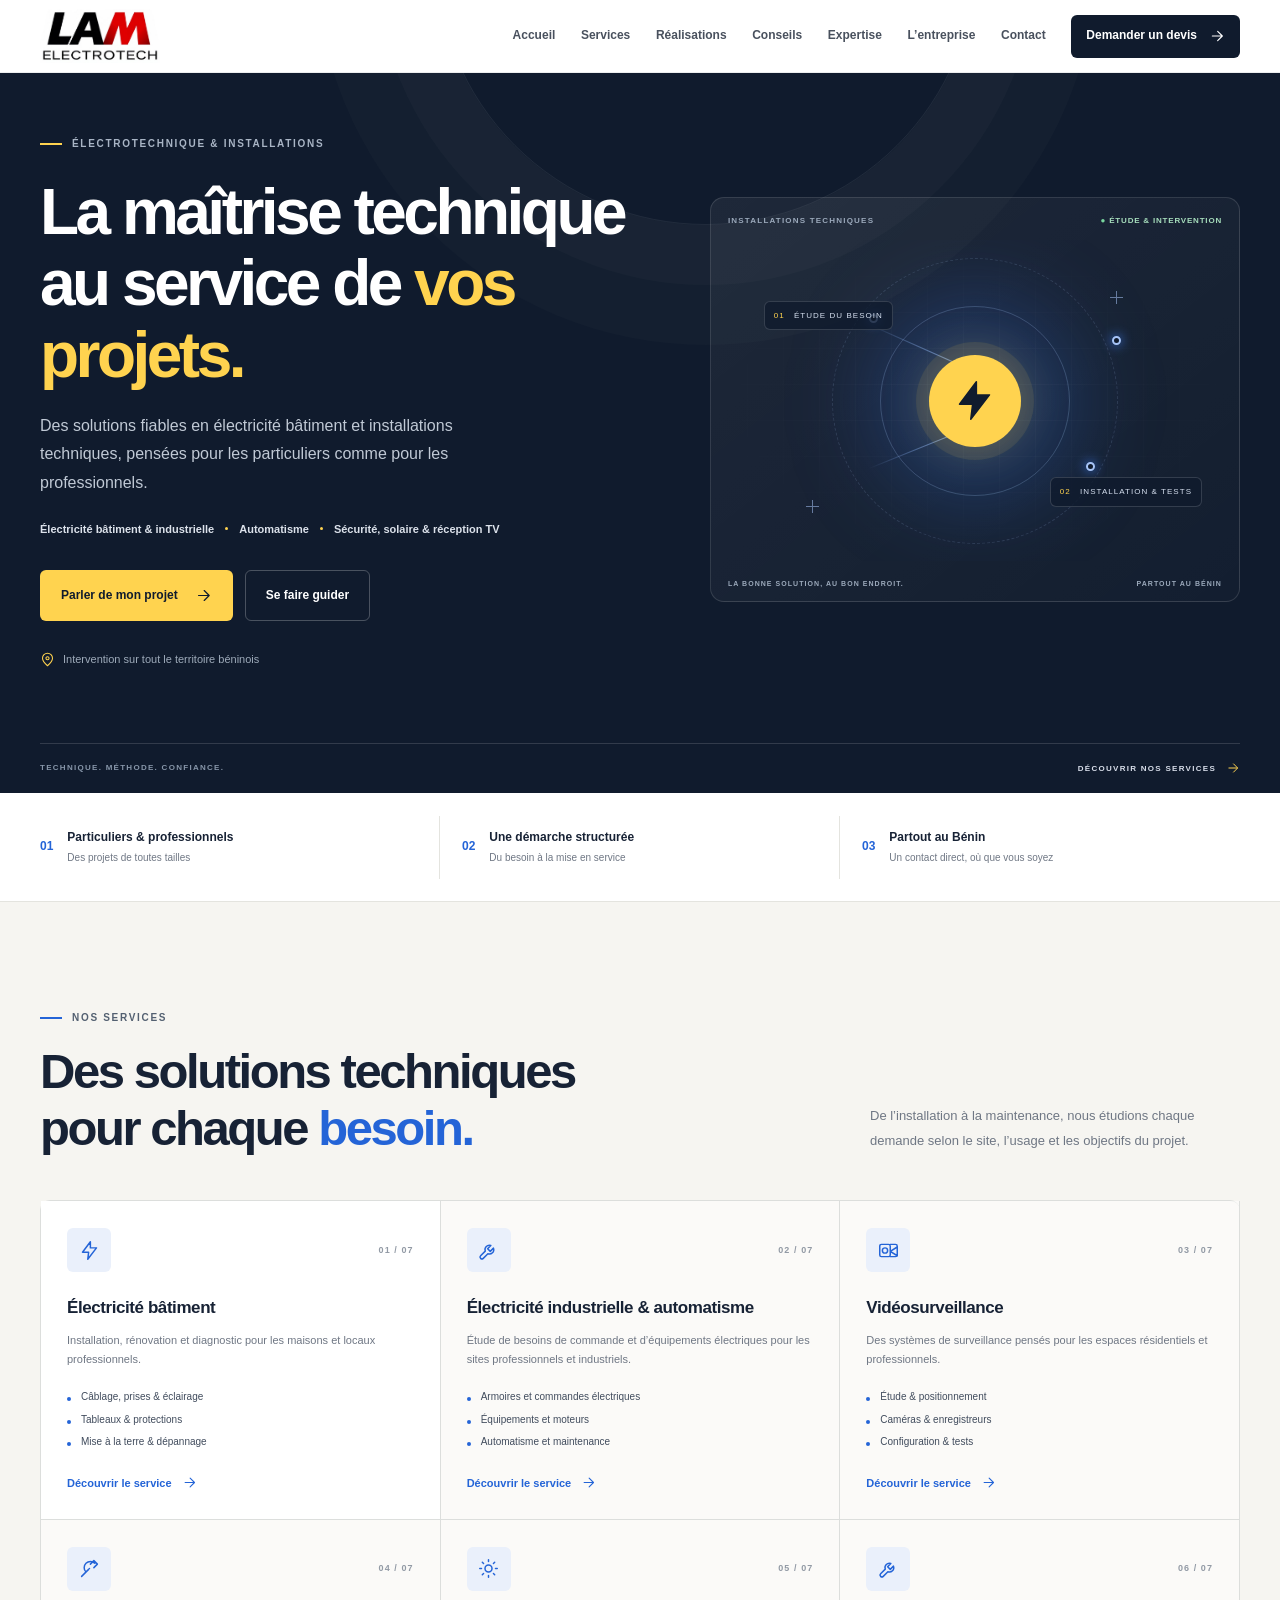
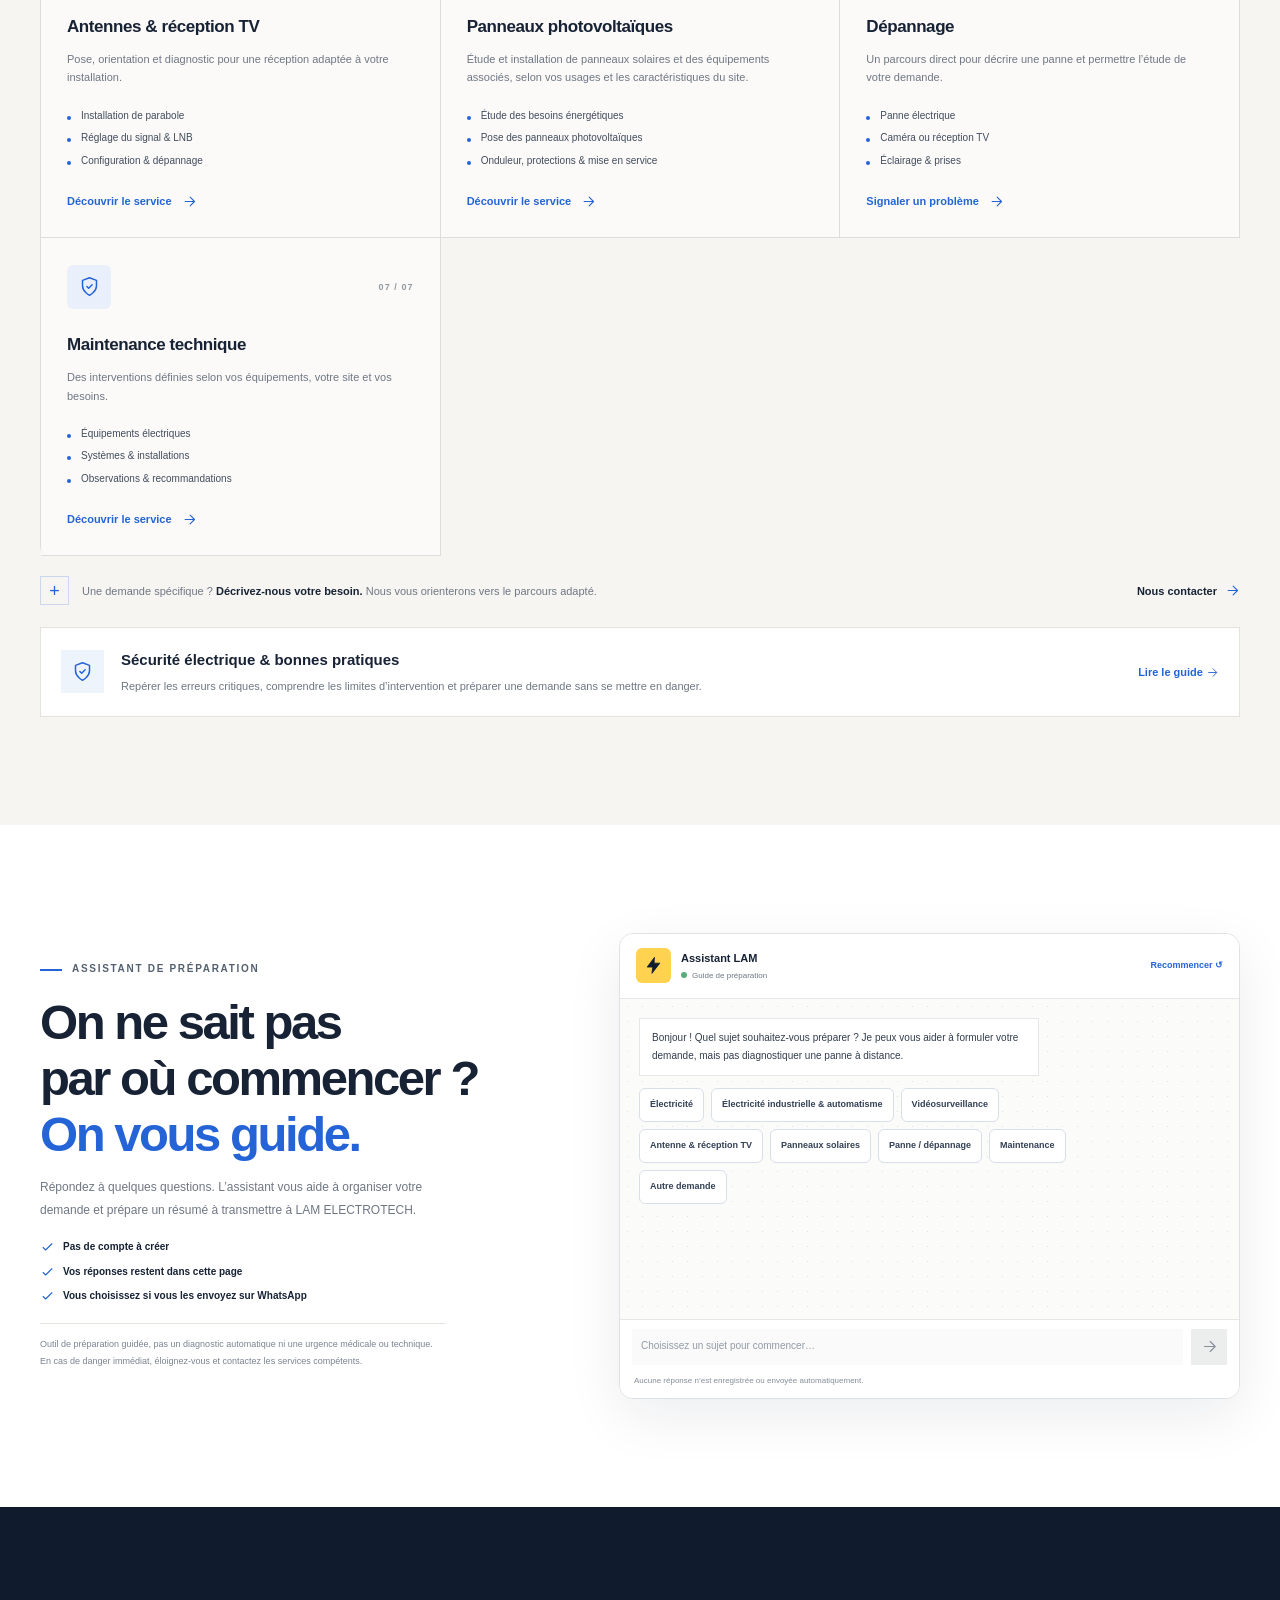
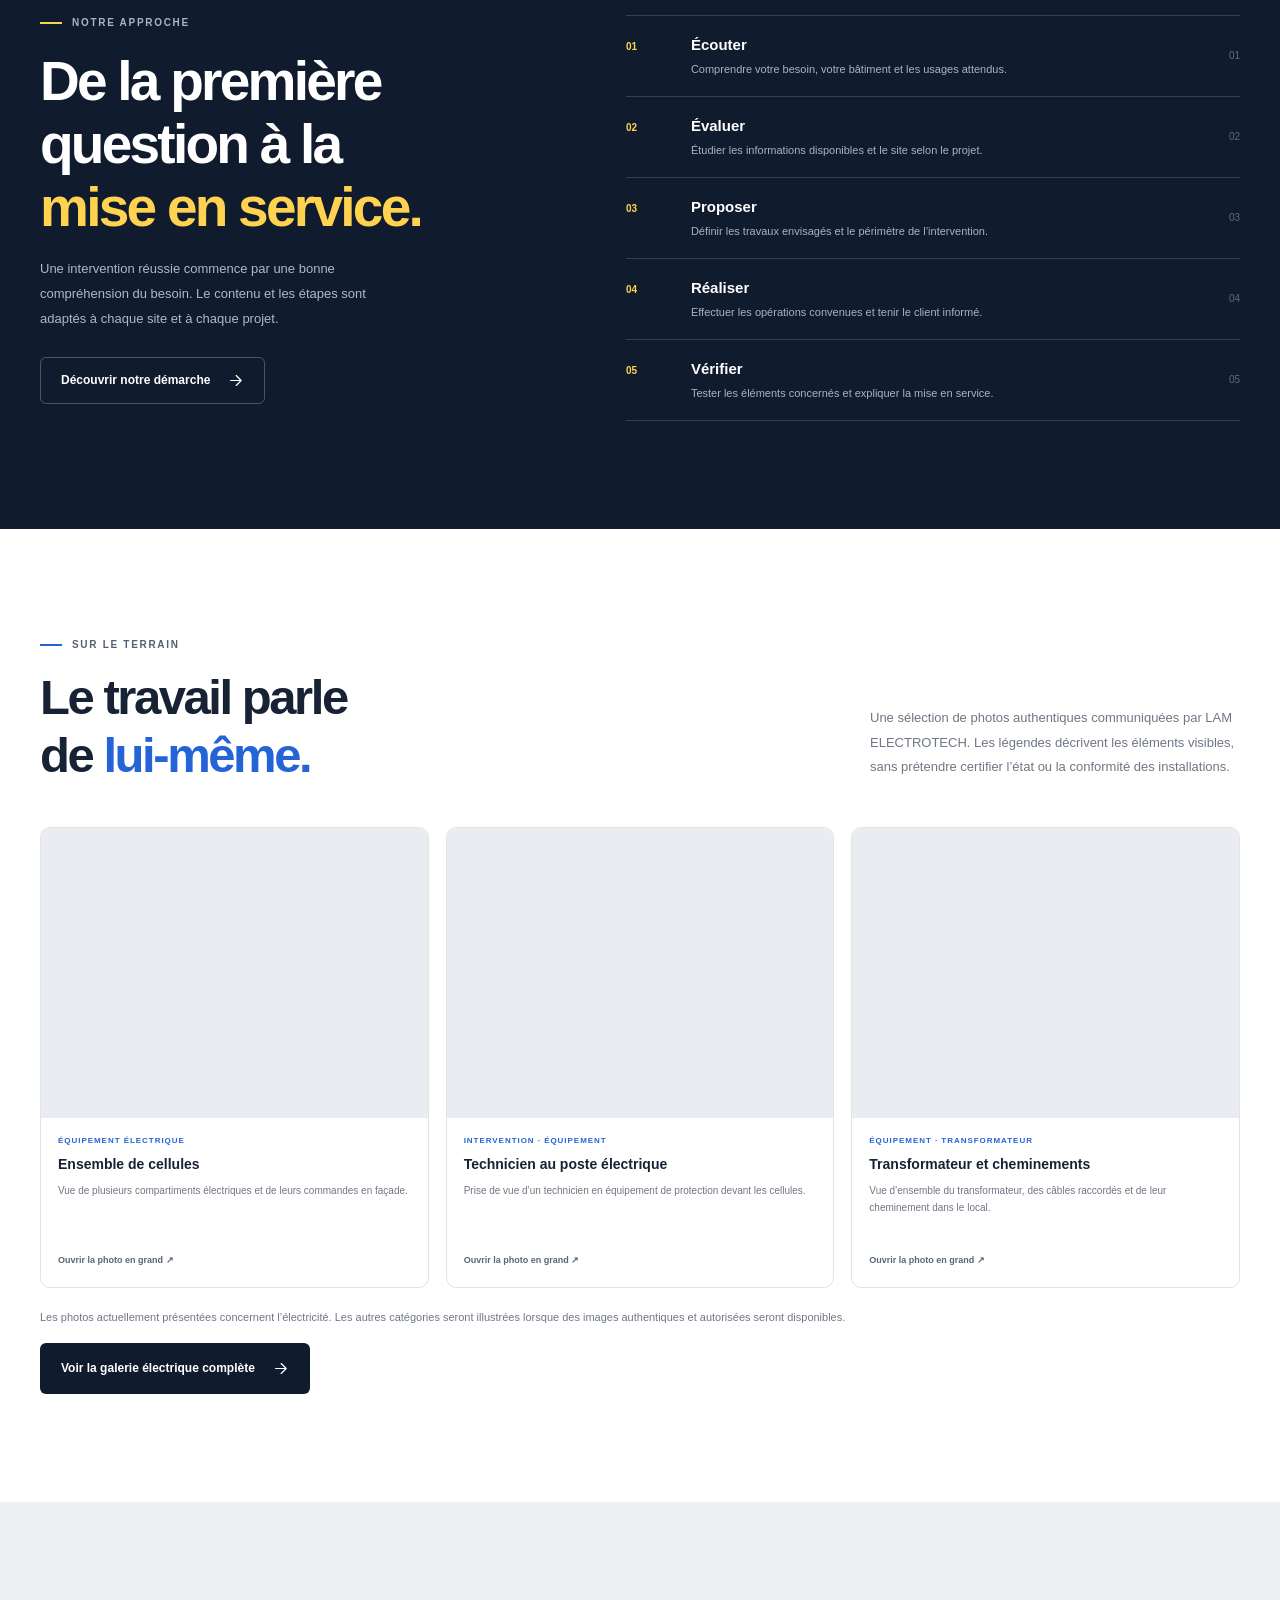
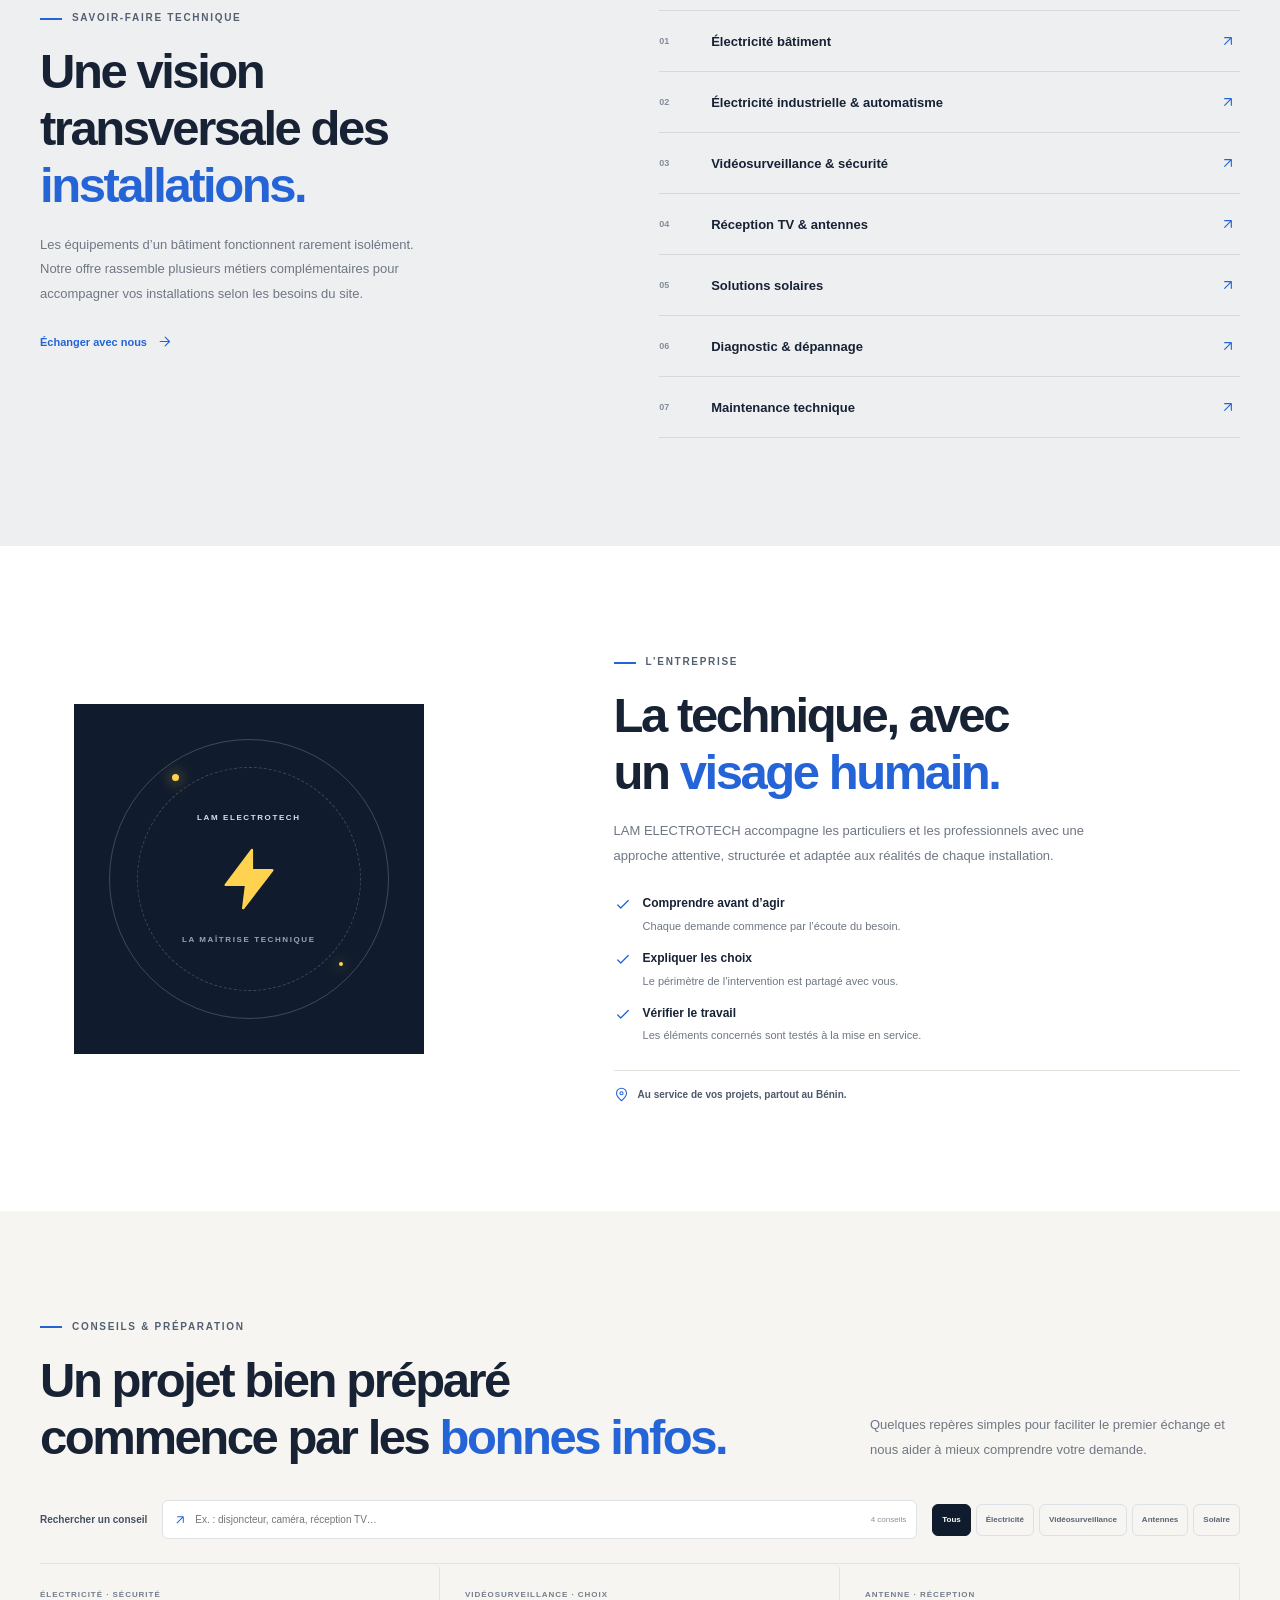
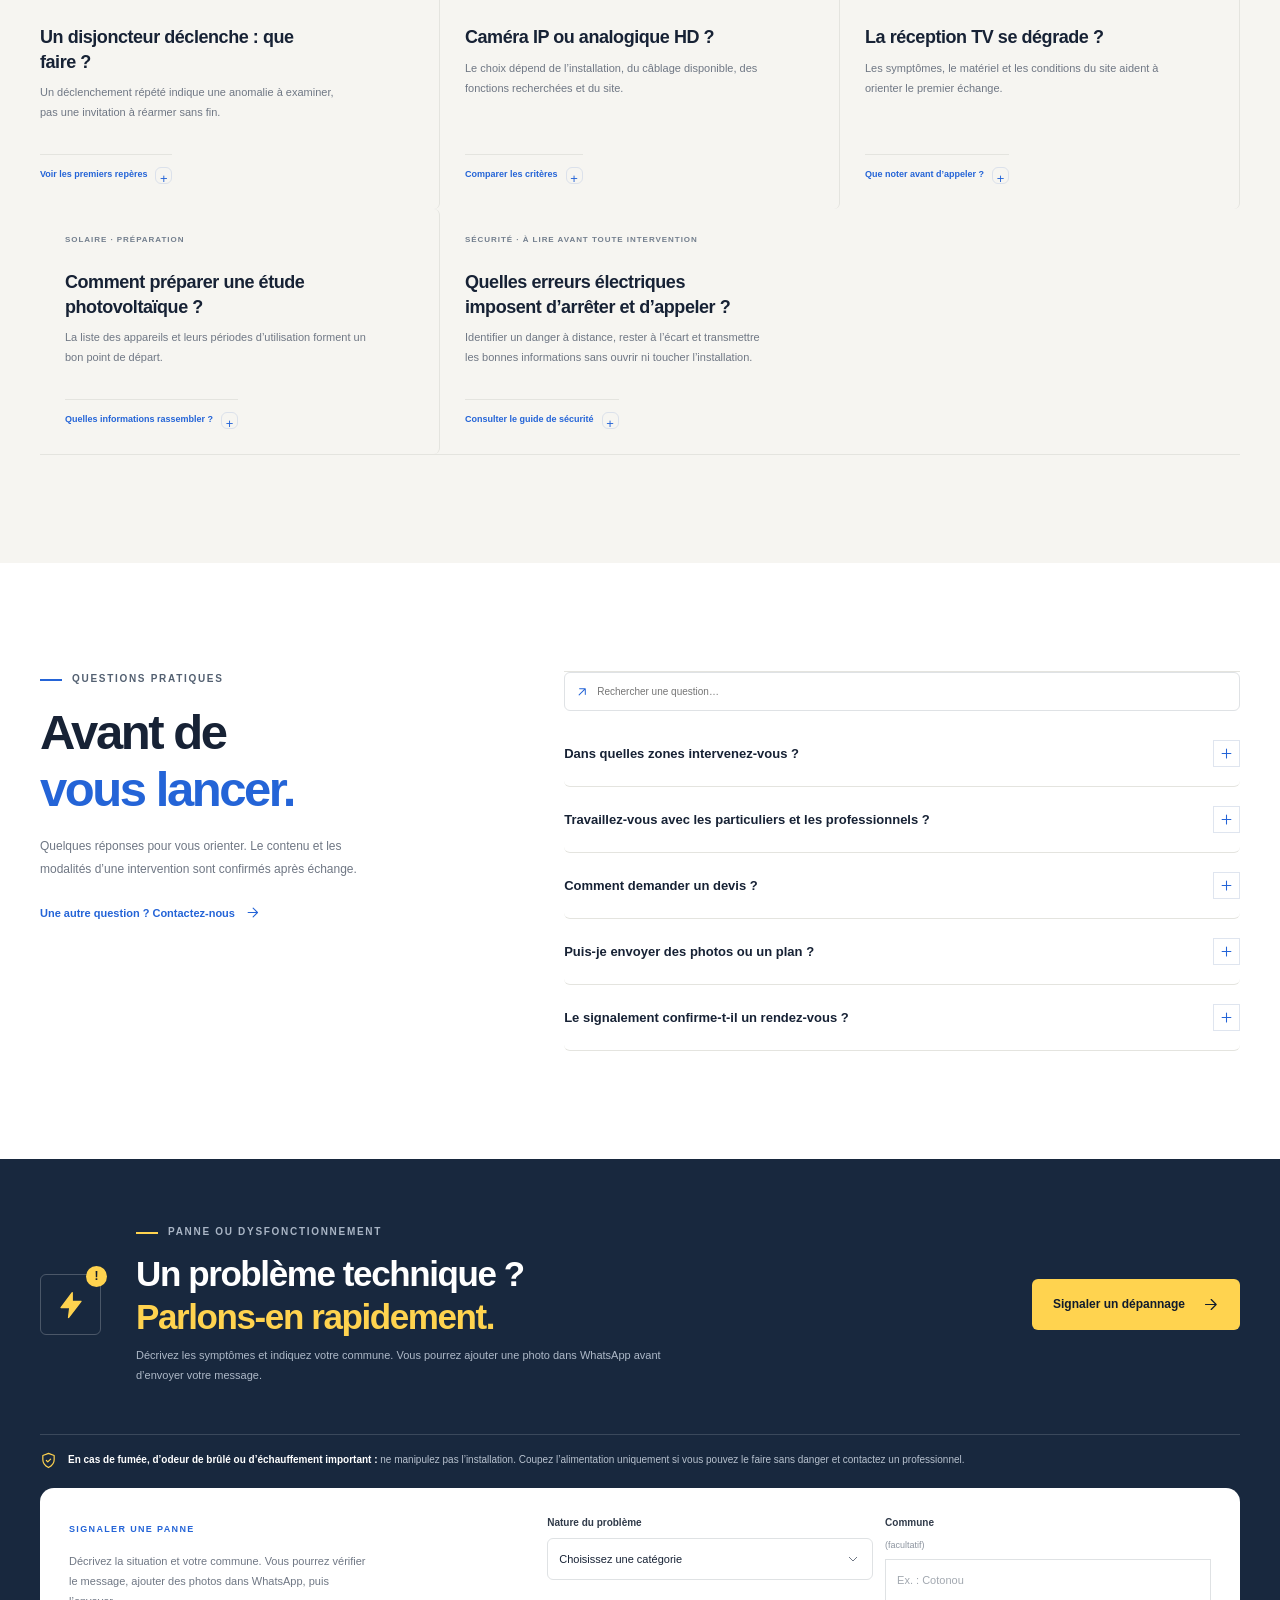
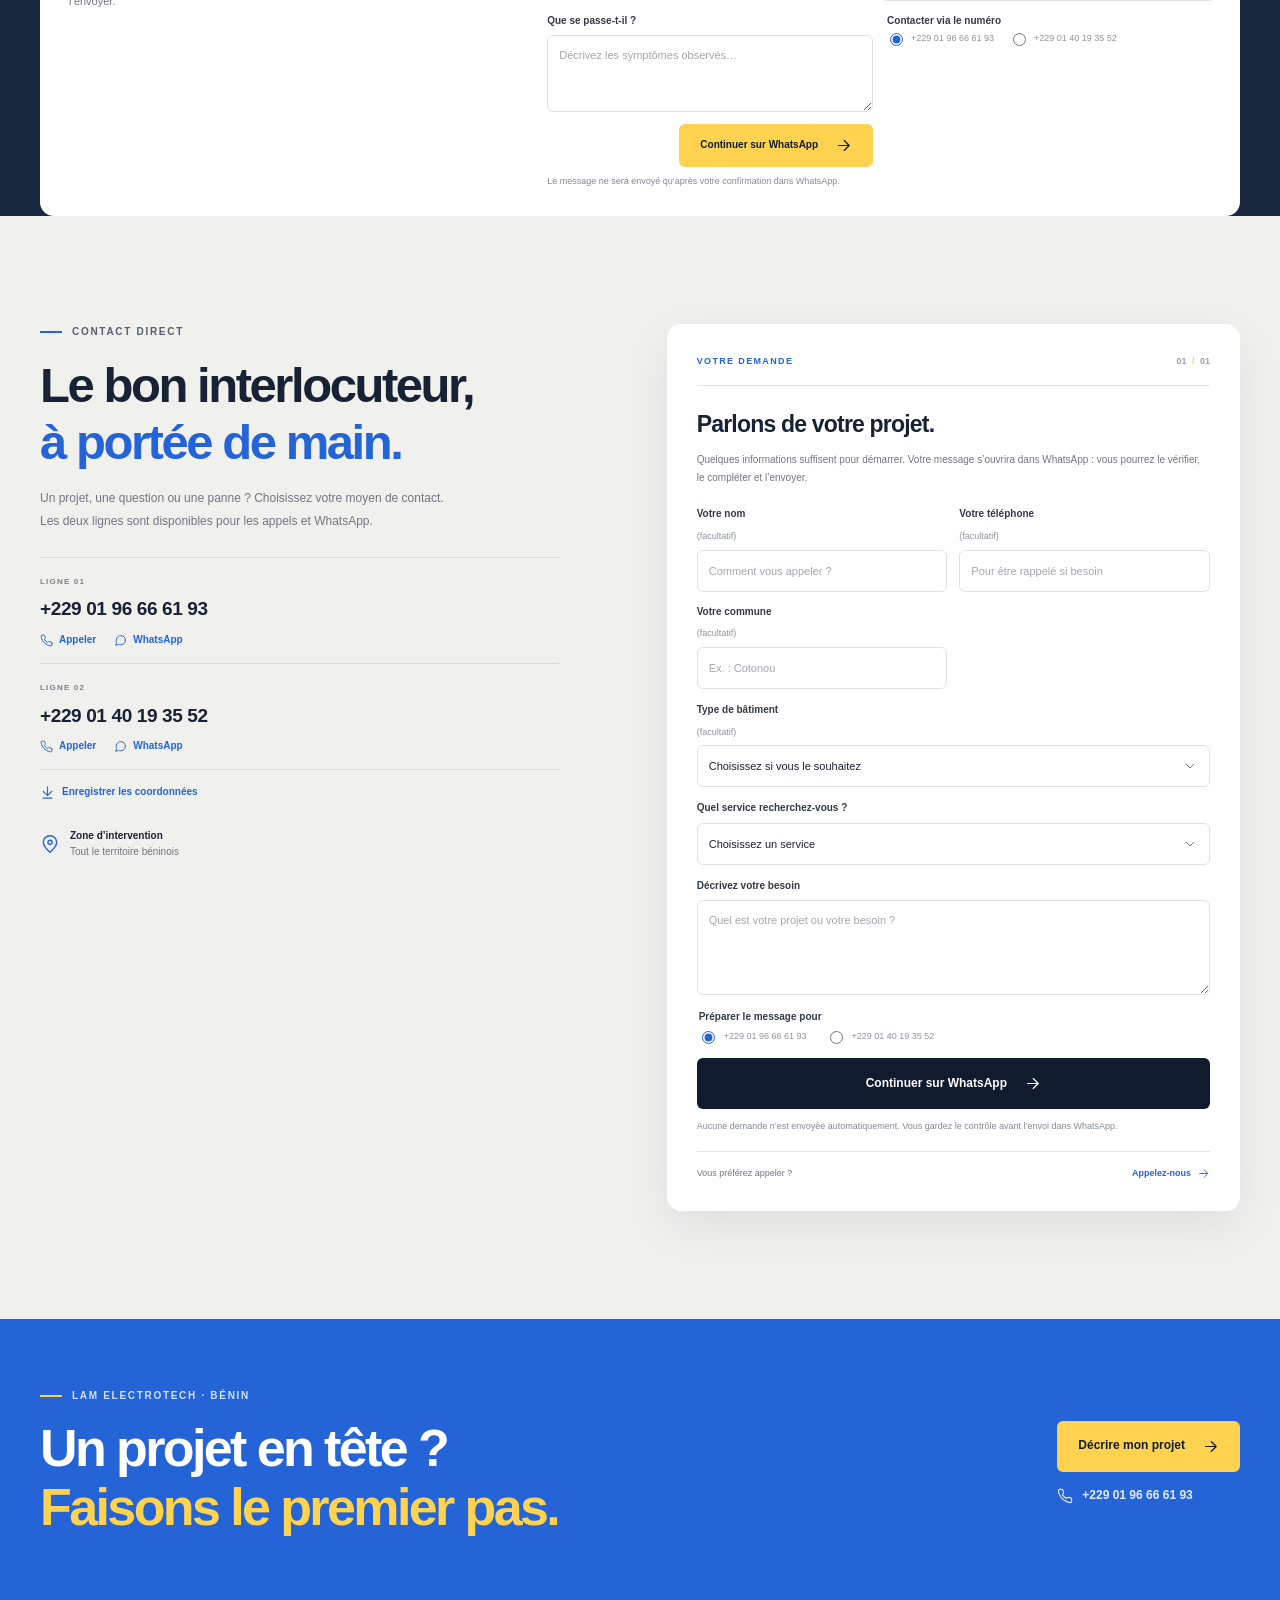
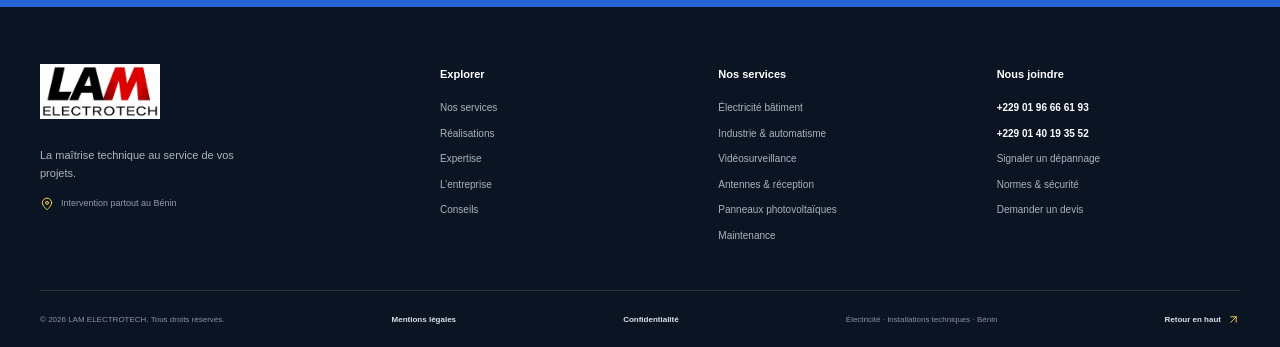
<file: index.html>
<!doctype html>
<html lang="fr" class="no-js">
<head>
  <meta charset="utf-8">
  <meta name="viewport" content="width=device-width, initial-scale=1">
  <meta name="theme-color" content="#101b2d">
  <meta http-equiv="Content-Security-Policy" content="default-src 'self'; script-src 'self'; style-src 'self'; img-src 'self' data:; font-src 'self'; connect-src 'self'; manifest-src 'self'; worker-src 'self'; object-src 'none'; frame-src 'none'; base-uri 'self'; form-action 'self'; upgrade-insecure-requests">
  <meta name="referrer" content="strict-origin-when-cross-origin">
  <meta name="description" content="LAM ELECTROTECH accompagne particuliers et professionnels en électricité bâtiment et industrielle, automatisme, vidéosurveillance, antennes, solaire, dépannage et maintenance au Bénin.">
  <meta property="og:type" content="website">
  <meta property="og:locale" content="fr_BJ">
  <meta property="og:url" content="https://lamsqo01.github.io/lam-electrotech-site/">
  <meta property="og:title" content="LAM ELECTROTECH — La maîtrise technique au service de vos projets">
  <meta property="og:description" content="Électricité bâtiment et industrielle, automatisme et installations techniques pour particuliers et professionnels au Bénin.">
  <meta property="og:image" content="https://lamsqo01.github.io/lam-electrotech-site/realisations/electricite/technicien-devant-cellules.jpg">
  <meta property="og:image:alt" content="Technicien devant des cellules électriques, portant un casque et un gilet haute visibilité.">
  <meta property="og:image:type" content="image/jpeg">
  <meta property="og:image:width" content="1280">
  <meta property="og:image:height" content="720">
  <meta name="twitter:card" content="summary_large_image">
  <meta name="color-scheme" content="light">
  <title>LAM ELECTROTECH | Électricité & installations techniques au Bénin</title>
  <link rel="icon" type="image/png" sizes="512x512" href="logo-icon.png">
  <link rel="apple-touch-icon" href="logo-icon.png">
  <link rel="manifest" href="manifest.webmanifest">
  <meta name="apple-mobile-web-app-capable" content="yes">
  <meta name="apple-mobile-web-app-title" content="LAM ELECTROTECH">
  <link rel="canonical" href="https://lamsqo01.github.io/lam-electrotech-site/">
  <link rel="stylesheet" href="styles.css?v=20">
  <script type="application/ld+json">
  {
    "@context": "https://schema.org",
    "@type": "Electrician",
    "name": "LAM ELECTROTECH",
    "description": "Électricité bâtiment et industrielle, automatisme, installation photovoltaïque et installations techniques pour particuliers et professionnels au Bénin.",
    "telephone": ["+2290196666193", "+2290140193552"],
    "areaServed": {
      "@type": "Country",
      "name": "Bénin"
    },
    "knowsAbout": [
      "Électricité bâtiment",
      "Électricité industrielle",
      "Automatisme",
      "Vidéosurveillance",
      "Antennes paraboliques",
      "Installation de panneaux photovoltaïques",
      "Dépannage électrique",
      "Maintenance technique"
    ]
  }
  </script>
</head>
<body>
  <a class="skip-link" href="#contenu">Aller au contenu</a>

  <svg class="svg-library" xmlns="http://www.w3.org/2000/svg" aria-hidden="true">
    <symbol id="i-bolt" viewBox="0 0 24 24"><path d="m13 2-9 12h7l-1 8 10-13h-7z"/></symbol>
    <symbol id="i-arrow" viewBox="0 0 24 24"><path d="M5 12h14M13 5l7 7-7 7"/></symbol>
    <symbol id="i-arrow-up" viewBox="0 0 24 24"><path d="M7 17 17 7M7 7h10v10"/></symbol>
    <symbol id="i-arrow-down" viewBox="0 0 24 24"><path d="M12 3v12m-7-5 7 7 7-7M5 21h14"/></symbol>
    <symbol id="i-phone" viewBox="0 0 24 24"><path d="M22 16.9v3a2 2 0 0 1-2.2 2 19.8 19.8 0 0 1-8.6-3.1 19.4 19.4 0 0 1-6-6A19.8 19.8 0 0 1 2.1 4.2 2 2 0 0 1 4.1 2h3a2 2 0 0 1 2 1.7c.1 1 .4 2 .7 2.9a2 2 0 0 1-.5 2.1L8 9.9a16 16 0 0 0 6 6l1.2-1.3a2 2 0 0 1 2.1-.5c.9.3 1.9.6 2.9.7a2 2 0 0 1 1.8 2.1Z"/></symbol>
    <symbol id="i-chat" viewBox="0 0 24 24"><path d="M21 11.5a8.4 8.4 0 0 1-.9 3.8 8.5 8.5 0 0 1-7.6 4.7 8.4 8.4 0 0 1-3.8-.9L3 21l1.9-5.7a8.4 8.4 0 0 1-.9-3.8 8.5 8.5 0 0 1 4.7-7.6 8.4 8.4 0 0 1 3.8-.9h.5a8.5 8.5 0 0 1 8 8z"/></symbol><symbol id="i-file-text" viewBox="0 0 24 24"><path d="M14 2H6a2 2 0 0 0-2 2v16a2 2 0 0 0 2 2h12a2 2 0 0 0 2-2V8z"/><path d="M14 2v6h6M8 13h8M8 17h8"/></symbol>
    <symbol id="i-home" viewBox="0 0 24 24"><path d="m3 10 9-7 9 7v10a1 1 0 0 1-1 1h-6v-7h-4v7H4a1 1 0 0 1-1-1z"/></symbol>
    <symbol id="i-camera" viewBox="0 0 24 24"><path d="M14 5h6a2 2 0 0 1 2 2v10a2 2 0 0 1-2 2h-6M4 5h8a2 2 0 0 1 2 2v10a2 2 0 0 1-2 2H4a2 2 0 0 1-2-2V7a2 2 0 0 1 2-2Zm4 4a3 3 0 1 0 0 6 3 3 0 0 0 0-6Zm14-1-8 5 8 5z"/></symbol>
    <symbol id="i-satellite" viewBox="0 0 24 24"><path d="m13 7 4-4 4 4-4 4M5 19l6-6M3 21l4-4M8 16a7 7 0 0 1 0-10 7 7 0 0 1 10 0M12 12h.01"/></symbol>
    <symbol id="i-sun" viewBox="0 0 24 24"><circle cx="12" cy="12" r="4"/><path d="M12 2v2m0 16v2M4.93 4.93l1.42 1.42m11.3 11.3 1.42 1.42M2 12h2m16 0h2M4.93 19.07l1.42-1.42m11.3-11.3 1.42-1.42"/></symbol>
    <symbol id="i-tool" viewBox="0 0 24 24"><path d="M14.7 6.3a5 5 0 0 0-6.4 6.4L3 18a2.1 2.1 0 0 0 3 3l5.3-5.3a5 5 0 0 0 6.4-6.4L14 13l-3-3z"/></symbol>
    <symbol id="i-shield" viewBox="0 0 24 24"><path d="M12 22s8-4 8-11V5l-8-3-8 3v6c0 7 8 11 8 11z"/><path d="m9 12 2 2 4-4"/></symbol>
    <symbol id="i-check" viewBox="0 0 24 24"><path d="m5 12 4 4L19 6"/></symbol>
    <symbol id="i-pin" viewBox="0 0 24 24"><path d="M20 10c0 5-8 12-8 12S4 15 4 10a8 8 0 1 1 16 0Z"/><circle cx="12" cy="10" r="2.5"/></symbol>
    <symbol id="i-menu" viewBox="0 0 24 24"><path d="M4 7h16M4 12h16M4 17h16"/></symbol>
    <symbol id="i-close" viewBox="0 0 24 24"><path d="m18 6-12 12M6 6l12 12"/></symbol>
    <symbol id="i-plus" viewBox="0 0 24 24"><path d="M12 5v14M5 12h14"/></symbol>
  </svg>

  <header class="site-header" id="haut">
    <div class="header-inner container">
      <a class="brand" href="#accueil" aria-label="LAM ELECTROTECH, accueil">
        <img class="brand-logo" src="logo-horizontal.png" alt="LAM ELECTROTECH">
      </a>
      <button class="menu-toggle" type="button" aria-expanded="false" aria-controls="main-nav" aria-label="Ouvrir le menu">
        <svg class="icon icon-menu"><use href="#i-menu"/></svg>
        <svg class="icon icon-close"><use href="#i-close"/></svg>
      </button>
      <nav class="main-nav" id="main-nav" aria-label="Navigation principale">
        <a href="#accueil">Accueil</a>
        <a href="#services">Services</a>
        <a href="#realisations">Réalisations</a>
        <a href="#conseils">Conseils</a>
        <a href="#expertise">Expertise</a>
        <a href="#entreprise">L’entreprise</a>
        <a href="#contact">Contact</a>
        <a class="nav-cta" href="#devis">Demander un devis <svg class="icon"><use href="#i-arrow"/></svg></a>
      </nav>
    </div>
  </header>

  <main id="contenu">
    <section class="hero" id="accueil">
      <div class="hero-grid container">
        <div class="hero-copy">
          <div class="eyebrow eyebrow-light"><span></span> ÉLECTROTECHNIQUE & INSTALLATIONS</div>
          <h1>La maîtrise technique<br>au service de <em>vos projets.</em></h1>
          <p class="hero-lead">Des solutions fiables en électricité bâtiment et installations techniques, pensées pour les particuliers comme pour les professionnels.</p>
          <div class="hero-services" aria-label="Nos principaux services">
            <span>Électricité bâtiment & industrielle</span><i></i><span>Automatisme</span><i></i><span>Sécurité, solaire & réception TV</span>
          </div>
          <div class="hero-actions">
            <a class="button button-accent" href="#devis">Parler de mon projet <svg class="icon"><use href="#i-arrow"/></svg></a>
            <a class="button button-ghost-light" href="#assistant">Se faire guider</a>
          </div>
          <div class="hero-location"><svg class="icon"><use href="#i-pin"/></svg> Intervention sur tout le territoire béninois</div>
        </div>

        <div class="hero-visual" aria-label="Schéma technique décoratif">
          <div class="visual-topline"><span>INSTALLATIONS TECHNIQUES</span><span class="live-dot">● ÉTUDE & INTERVENTION</span></div>
          <div class="technical-art">
            <div class="art-glow"></div>
            <div class="art-ring ring-one"></div><div class="art-ring ring-two"></div>
            <div class="art-grid"></div>
            <div class="art-cross cross-one"></div><div class="art-cross cross-two"></div>
            <div class="art-node node-one"></div><div class="art-node node-two"></div><div class="art-node node-three"></div>
            <div class="art-line line-one"></div><div class="art-line line-two"></div>
            <div class="art-center"><svg class="icon"><use href="#i-bolt"/></svg></div>
            <div class="art-label label-top"><span>01</span> ÉTUDE DU BESOIN</div>
            <div class="art-label label-bottom"><span>02</span> INSTALLATION & TESTS</div>
          </div>
          <div class="visual-caption"><span>LA BONNE SOLUTION, AU BON ENDROIT.</span><span>PARTOUT AU BÉNIN</span></div>
        </div>
      </div>
      <div class="hero-bottom container">
        <span>TECHNIQUE. MÉTHODE. CONFIANCE.</span>
        <a href="#services">DÉCOUVRIR NOS SERVICES <svg class="icon"><use href="#i-arrow"/></svg></a>
      </div>
    </section>

    <section class="trust-strip" aria-label="Nos engagements clés">
      <div class="container trust-inner">
        <div><span class="trust-number">01</span><span><b>Particuliers & professionnels</b><small>Des projets de toutes tailles</small></span></div>
        <div><span class="trust-number">02</span><span><b>Une démarche structurée</b><small>Du besoin à la mise en service</small></span></div>
        <div><span class="trust-number">03</span><span><b>Partout au Bénin</b><small>Un contact direct, où que vous soyez</small></span></div>
      </div>
    </section>

    <section class="section services-section" id="services">
      <div class="container">
        <div class="section-heading">
          <div>
            <div class="eyebrow"><span></span> NOS SERVICES</div>
            <h2>Des solutions techniques<br>pour chaque <em>besoin.</em></h2>
          </div>
          <p>De l’installation à la maintenance, nous étudions chaque demande selon le site, l’usage et les objectifs du projet.</p>
        </div>
        <div class="services-grid">
          <article class="service-card service-featured" id="electricite">
            <div class="service-card-head"><span class="service-icon"><svg class="icon"><use href="#i-bolt"/></svg></span><span class="service-index">01 / 07</span></div>
            <h3>Électricité bâtiment</h3>
            <p>Installation, rénovation et diagnostic pour les maisons et locaux professionnels.</p>
            <ul><li>Câblage, prises & éclairage</li><li>Tableaux & protections</li><li>Mise à la terre & dépannage</li></ul>
            <a class="text-link" href="electricite.html">Découvrir le service <svg class="icon"><use href="#i-arrow"/></svg></a>
          </article>
          <article class="service-card" id="industriel">
            <div class="service-card-head"><span class="service-icon"><svg class="icon"><use href="#i-tool"/></svg></span><span class="service-index">02 / 07</span></div>
            <h3>Électricité industrielle & automatisme</h3>
            <p>Étude de besoins de commande et d’équipements électriques pour les sites professionnels et industriels.</p>
            <ul><li>Armoires et commandes électriques</li><li>Équipements et moteurs</li><li>Automatisme et maintenance</li></ul>
            <a class="text-link" href="industriel.html">Découvrir le service <svg class="icon"><use href="#i-arrow"/></svg></a>
          </article>
          <article class="service-card" id="videosurveillance">
            <div class="service-card-head"><span class="service-icon"><svg class="icon"><use href="#i-camera"/></svg></span><span class="service-index">03 / 07</span></div>
            <h3>Vidéosurveillance</h3>
            <p>Des systèmes de surveillance pensés pour les espaces résidentiels et professionnels.</p>
            <ul><li>Étude & positionnement</li><li>Caméras & enregistreurs</li><li>Configuration & tests</li></ul>
            <a class="text-link" href="videosurveillance.html">Découvrir le service <svg class="icon"><use href="#i-arrow"/></svg></a>
          </article>
          <article class="service-card" id="antennes">
            <div class="service-card-head"><span class="service-icon"><svg class="icon"><use href="#i-satellite"/></svg></span><span class="service-index">04 / 07</span></div>
            <h3>Antennes & réception TV</h3>
            <p>Pose, orientation et diagnostic pour une réception adaptée à votre installation.</p>
            <ul><li>Installation de parabole</li><li>Réglage du signal & LNB</li><li>Configuration & dépannage</li></ul>
            <a class="text-link" href="antennes.html">Découvrir le service <svg class="icon"><use href="#i-arrow"/></svg></a>
          </article>
          <article class="service-card" id="solaire">
            <div class="service-card-head"><span class="service-icon"><svg class="icon"><use href="#i-sun"/></svg></span><span class="service-index">05 / 07</span></div>
            <h3>Panneaux photovoltaïques</h3>
            <p>Étude et installation de panneaux solaires et des équipements associés, selon vos usages et les caractéristiques du site.</p>
            <ul><li>Étude des besoins énergétiques</li><li>Pose des panneaux photovoltaïques</li><li>Onduleur, protections & mise en service</li></ul>
            <a class="text-link" href="solaire.html">Découvrir le service <svg class="icon"><use href="#i-arrow"/></svg></a>
          </article>
          <article class="service-card" id="depannage-service">
            <div class="service-card-head"><span class="service-icon"><svg class="icon"><use href="#i-tool"/></svg></span><span class="service-index">06 / 07</span></div>
            <h3>Dépannage</h3>
            <p>Un parcours direct pour décrire une panne et permettre l’étude de votre demande.</p>
            <ul><li>Panne électrique</li><li>Caméra ou réception TV</li><li>Éclairage & prises</li></ul>
            <a class="text-link" href="depannage.html">Signaler un problème <svg class="icon"><use href="#i-arrow"/></svg></a>
          </article>
          <article class="service-card" id="maintenance">
            <div class="service-card-head"><span class="service-icon"><svg class="icon"><use href="#i-shield"/></svg></span><span class="service-index">07 / 07</span></div>
            <h3>Maintenance technique</h3>
            <p>Des interventions définies selon vos équipements, votre site et vos besoins.</p>
            <ul><li>Équipements électriques</li><li>Systèmes & installations</li><li>Observations & recommandations</li></ul>
            <a class="text-link" href="maintenance.html">Découvrir le service <svg class="icon"><use href="#i-arrow"/></svg></a>
          </article>
        </div>
        <div class="services-footnote"><span class="footnote-mark">+</span><p>Une demande spécifique ? <b>Décrivez-nous votre besoin.</b> Nous vous orienterons vers le parcours adapté.</p><a href="#contact">Nous contacter <svg class="icon"><use href="#i-arrow"/></svg></a></div>
        <a class="safety-feature-link" href="normes-securite.html"><span class="safety-feature-icon"><svg class="icon"><use href="#i-shield"/></svg></span><span><b>Sécurité électrique & bonnes pratiques</b><small>Repérer les erreurs critiques, comprendre les limites d’intervention et préparer une demande sans se mettre en danger.</small></span><span class="safety-feature-cta">Lire le guide <svg class="icon"><use href="#i-arrow"/></svg></span></a>
      </div>
    </section>

    <section class="section assistant-section" id="assistant">
      <div class="container assistant-layout">
        <div class="assistant-intro">
          <div class="eyebrow"><span></span> ASSISTANT DE PRÉPARATION</div>
          <h2>On ne sait pas<br>par où commencer ?<br><em>On vous guide.</em></h2>
          <p>Répondez à quelques questions. L’assistant vous aide à organiser votre demande et prépare un résumé à transmettre à LAM ELECTROTECH.</p>
          <ul class="assistant-benefits">
            <li><svg class="icon"><use href="#i-check"/></svg> Pas de compte à créer</li>
            <li><svg class="icon"><use href="#i-check"/></svg> Vos réponses restent dans cette page</li>
            <li><svg class="icon"><use href="#i-check"/></svg> Vous choisissez si vous les envoyez sur WhatsApp</li>
          </ul>
          <p class="assistant-disclaimer">Outil de préparation guidée, pas un diagnostic automatique ni une urgence médicale ou technique. En cas de danger immédiat, éloignez-vous et contactez les services compétents.</p>
        </div>
        <p class="js-fallback no-script-notice">L’assistant interactif nécessite JavaScript. Vous pouvez toutefois <a href="tel:+2290196666193">appeler le +229 01 96 66 61 93</a>, <a href="tel:+2290140193552">appeler le +229 01 40 19 35 52</a> ou <a href="https://wa.me/2290196666193" target="_blank" rel="noopener noreferrer">écrire directement sur WhatsApp</a>.</p>
        <div class="assistant-panel">
          <div class="assistant-panel-head"><div class="assistant-avatar"><svg class="icon"><use href="#i-bolt"/></svg></div><div><b>Assistant LAM</b><small><i></i> Guide de préparation</small></div><button class="assistant-reset" type="button" id="assistant-reset" aria-label="Recommencer la conversation">Recommencer ↺</button></div>
          <div class="assistant-transcript" id="assistant-transcript" role="log" aria-live="polite" aria-relevant="additions text">
            <div class="assistant-message assistant-message-bot"><span>Bonjour ! Quel sujet souhaitez-vous préparer ? Je peux vous aider à formuler votre demande, mais pas diagnostiquer une panne à distance.</span></div>
            <div class="assistant-choices" id="assistant-choices">
              <button type="button" data-assistant-service="Électricité bâtiment">Électricité</button>
              <button type="button" data-assistant-service="Électricité industrielle / automatisme">Électricité industrielle & automatisme</button>
              <button type="button" data-assistant-service="Vidéosurveillance">Vidéosurveillance</button>
              <button type="button" data-assistant-service="Antennes paraboliques / réception TV">Antenne & réception TV</button>
              <button type="button" data-assistant-service="Panneaux photovoltaïques">Panneaux solaires</button>
              <button type="button" data-assistant-service="Dépannage">Panne / dépannage</button>
              <button type="button" data-assistant-service="Maintenance technique">Maintenance</button>
              <button type="button" data-assistant-service="Autre demande">Autre demande</button>
            </div>
          </div>
          <form class="assistant-input-row" id="assistant-input-form">
            <label class="sr-only" for="assistant-input">Votre réponse</label>
            <input id="assistant-input" name="answer" type="text" maxlength="240" autocomplete="off" placeholder="Choisissez un sujet pour commencer…" disabled>
            <button type="submit" aria-label="Envoyer votre réponse" disabled><svg class="icon"><use href="#i-arrow"/></svg></button>
          </form>
          <div class="assistant-privacy">Aucune réponse n’est enregistrée ou envoyée automatiquement.</div>
        </div>
      </div>
    </section>

    <section class="section method-section" id="methode">
      <div class="container method-layout">
        <div class="method-intro">
          <div class="eyebrow eyebrow-light"><span></span> NOTRE APPROCHE</div>
          <h2>De la première<br>question à la<br><em>mise en service.</em></h2>
          <p>Une intervention réussie commence par une bonne compréhension du besoin. Le contenu et les étapes sont adaptés à chaque site et à chaque projet.</p>
          <a class="button button-outline-light" href="#entreprise">Découvrir notre démarche <svg class="icon"><use href="#i-arrow"/></svg></a>
        </div>
        <div class="method-steps">
          <article class="method-step"><span class="step-no">01</span><div><h3>Écouter</h3><p>Comprendre votre besoin, votre bâtiment et les usages attendus.</p></div><span class="step-indicator">01</span></article>
          <article class="method-step"><span class="step-no">02</span><div><h3>Évaluer</h3><p>Étudier les informations disponibles et le site selon le projet.</p></div><span class="step-indicator">02</span></article>
          <article class="method-step"><span class="step-no">03</span><div><h3>Proposer</h3><p>Définir les travaux envisagés et le périmètre de l’intervention.</p></div><span class="step-indicator">03</span></article>
          <article class="method-step"><span class="step-no">04</span><div><h3>Réaliser</h3><p>Effectuer les opérations convenues et tenir le client informé.</p></div><span class="step-indicator">04</span></article>
          <article class="method-step"><span class="step-no">05</span><div><h3>Vérifier</h3><p>Tester les éléments concernés et expliquer la mise en service.</p></div><span class="step-indicator">05</span></article>
        </div>
      </div>
    </section>

    <section class="section work-section" id="realisations">
      <div class="container">
        <div class="section-heading">
          <div><div class="eyebrow"><span></span> SUR LE TERRAIN</div><h2>Le travail parle<br>de <em>lui-même.</em></h2></div>
          <p>Une sélection de photos authentiques communiquées par LAM ELECTROTECH. Les légendes décrivent les éléments visibles, sans prétendre certifier l’état ou la conformité des installations.</p>
        </div>
        <div class="electrical-gallery-grid portfolio-preview-grid">
          <figure class="electrical-photo-card"><a class="electrical-photo-link" href="realisations/electricite/ensemble-cellules-electriques.jpg" target="_blank" rel="noopener noreferrer" aria-label="Ouvrir la photo de l’ensemble de cellules électriques"><img src="realisations/electricite/ensemble-cellules-electriques.jpg" alt="Rangée de cellules électriques avec compartiments, commandes en façade et protections grillagées." width="1600" height="900" loading="lazy" decoding="async"></a><figcaption><span>ÉQUIPEMENT ÉLECTRIQUE</span><b>Ensemble de cellules</b><p>Vue de plusieurs compartiments électriques et de leurs commandes en façade.</p><small>Ouvrir la photo en grand ↗</small></figcaption></figure>
          <figure class="electrical-photo-card"><a class="electrical-photo-link" href="realisations/electricite/technicien-devant-cellules.jpg" target="_blank" rel="noopener noreferrer" aria-label="Ouvrir la photo du technicien devant les cellules électriques"><img src="realisations/electricite/technicien-devant-cellules.jpg" alt="Technicien portant un casque et un gilet haute visibilité devant des cellules électriques." width="1280" height="720" loading="lazy" decoding="async"></a><figcaption><span>INTERVENTION · ÉQUIPEMENT</span><b>Technicien au poste électrique</b><p>Prise de vue d’un technicien en équipement de protection devant les cellules.</p><small>Ouvrir la photo en grand ↗</small></figcaption></figure>
          <figure class="electrical-photo-card"><a class="electrical-photo-link" href="realisations/electricite/transformateur-vue-ensemble.jpg" target="_blank" rel="noopener noreferrer" aria-label="Ouvrir la photo du transformateur et de ses cheminements"><img src="realisations/electricite/transformateur-vue-ensemble.jpg" alt="Transformateur à ailettes, câbles raccordés et chemins de câbles visibles dans un local électrique." width="902" height="1600" loading="lazy" decoding="async"></a><figcaption><span>ÉQUIPEMENT · TRANSFORMATEUR</span><b>Transformateur et cheminements</b><p>Vue d’ensemble du transformateur, des câbles raccordés et de leur cheminement dans le local.</p><small>Ouvrir la photo en grand ↗</small></figcaption></figure>
        </div>
        <p class="portfolio-note">Les photos actuellement présentées concernent l’électricité. Les autres catégories seront illustrées lorsque des images authentiques et autorisées seront disponibles.</p>
        <a class="button button-dark" href="electricite.html#electrical-gallery-title">Voir la galerie électrique complète <svg class="icon"><use href="#i-arrow"/></svg></a>
      </div>
    </section>

    <section class="section expertise-section" id="expertise">
      <div class="container expertise-layout">
        <div class="expertise-copy">
          <div class="eyebrow"><span></span> SAVOIR-FAIRE TECHNIQUE</div>
          <h2>Une vision<br>transversale des<br><em>installations.</em></h2>
          <p>Les équipements d’un bâtiment fonctionnent rarement isolément. Notre offre rassemble plusieurs métiers complémentaires pour accompagner vos installations selon les besoins du site.</p>
          <a class="text-link" href="#contact">Échanger avec nous <svg class="icon"><use href="#i-arrow"/></svg></a>
        </div>
        <div class="expertise-list">
          <a href="#electricite"><span class="expertise-number">01</span><span>Électricité bâtiment</span><svg class="icon"><use href="#i-arrow-up"/></svg></a>
          <a href="industriel.html"><span class="expertise-number">02</span><span>Électricité industrielle & automatisme</span><svg class="icon"><use href="#i-arrow-up"/></svg></a>
          <a href="#videosurveillance"><span class="expertise-number">03</span><span>Vidéosurveillance & sécurité</span><svg class="icon"><use href="#i-arrow-up"/></svg></a>
          <a href="#antennes"><span class="expertise-number">04</span><span>Réception TV & antennes</span><svg class="icon"><use href="#i-arrow-up"/></svg></a>
          <a href="#solaire"><span class="expertise-number">05</span><span>Solutions solaires</span><svg class="icon"><use href="#i-arrow-up"/></svg></a>
          <a href="#depannage"><span class="expertise-number">06</span><span>Diagnostic & dépannage</span><svg class="icon"><use href="#i-arrow-up"/></svg></a>
          <a href="#maintenance"><span class="expertise-number">07</span><span>Maintenance technique</span><svg class="icon"><use href="#i-arrow-up"/></svg></a>
        </div>
      </div>
    </section>

    <section class="section company-section" id="entreprise">
      <div class="container company-layout">
        <div class="company-stamp"><span class="stamp-top">LAM ELECTROTECH</span><svg class="icon"><use href="#i-bolt"/></svg><span class="stamp-bottom">LA MAÎTRISE TECHNIQUE</span><i class="stamp-orbit orbit-a"></i><i class="stamp-orbit orbit-b"></i></div>
        <div class="company-copy">
          <div class="eyebrow"><span></span> L’ENTREPRISE</div>
          <h2>La technique, avec<br>un <em>visage humain.</em></h2>
          <p>LAM ELECTROTECH accompagne les particuliers et les professionnels avec une approche attentive, structurée et adaptée aux réalités de chaque installation.</p>
          <div class="company-values">
            <div><svg class="icon"><use href="#i-check"/></svg><span><b>Comprendre avant d’agir</b><small>Chaque demande commence par l’écoute du besoin.</small></span></div>
            <div><svg class="icon"><use href="#i-check"/></svg><span><b>Expliquer les choix</b><small>Le périmètre de l’intervention est partagé avec vous.</small></span></div>
            <div><svg class="icon"><use href="#i-check"/></svg><span><b>Vérifier le travail</b><small>Les éléments concernés sont testés à la mise en service.</small></span></div>
          </div>
          <div class="company-meta"><svg class="icon"><use href="#i-pin"/></svg><span>Au service de vos projets, partout au Bénin.</span></div>
        </div>
      </div>
    </section>

    <section class="section insights-section" id="conseils">
      <div class="container">
        <div class="section-heading">
          <div><div class="eyebrow"><span></span> CONSEILS & PRÉPARATION</div><h2>Un projet bien préparé<br>commence par les <em>bonnes infos.</em></h2></div>
          <p>Quelques repères simples pour faciliter le premier échange et nous aider à mieux comprendre votre demande.</p>
        </div>
        <div class="guide-tools">
          <label for="guide-search">Rechercher un conseil</label>
          <div class="guide-search-wrap"><svg class="icon"><use href="#i-arrow"/></svg><input id="guide-search" type="search" placeholder="Ex. : disjoncteur, caméra, réception TV…" autocomplete="off"><span id="guide-count" aria-live="polite">4 conseils</span></div>
          <div class="guide-filters" role="group" aria-label="Filtrer les conseils par thème">
            <button type="button" class="is-active" data-guide-filter="all" aria-pressed="true">Tous</button>
            <button type="button" data-guide-filter="electricite" aria-pressed="false">Électricité</button>
            <button type="button" data-guide-filter="camera" aria-pressed="false">Vidéosurveillance</button>
            <button type="button" data-guide-filter="antenne" aria-pressed="false">Antennes</button>
            <button type="button" data-guide-filter="solaire" aria-pressed="false">Solaire</button>
          </div>
        </div>
        <div class="insights-grid">
          <article class="insight-card guide-card" data-guide-category="electricite" data-guide-search="disjoncteur déclenche panne sécurité installation électrique"><span class="insight-no">ÉLECTRICITÉ · SÉCURITÉ</span><h3>Un disjoncteur déclenche : que faire ?</h3><p>Un déclenchement répété indique une anomalie à examiner, pas une invitation à réarmer sans fin.</p><details class="guide-answer"><summary>Voir les premiers repères <span>+</span></summary><div><p>Notez quand cela se produit et quels appareils fonctionnaient. Ne bloquez jamais le disjoncteur et n’ouvrez pas le tableau. Si une odeur de brûlé, de la fumée ou un échauffement apparaît, éloignez-vous et ne manipulez pas l’installation.</p><a href="electricite.html">Découvrir le service électricité →</a></div></details></article>
          <article class="insight-card guide-card" data-guide-category="camera" data-guide-search="caméra ip analogique vidéosurveillance réseau enregistrement"><span class="insight-no">VIDÉOSURVEILLANCE · CHOIX</span><h3>Caméra IP ou analogique HD ?</h3><p>Le choix dépend de l’installation, du câblage disponible, des fonctions recherchées et du site.</p><details class="guide-answer"><summary>Comparer les critères <span>+</span></summary><div><p>Avant de choisir, indiquez les zones à surveiller, les connexions existantes, les besoins d’enregistrement et la possibilité d’accès à distance. La faisabilité de ce dernier dépend aussi du réseau et de la configuration.</p><a href="videosurveillance.html">Découvrir la vidéosurveillance →</a></div></details></article>
          <article class="insight-card guide-card" data-guide-category="antenne" data-guide-search="antenne parabole réception tv signal lnb perte"><span class="insight-no">ANTENNE · RÉCEPTION</span><h3>La réception TV se dégrade ?</h3><p>Les symptômes, le matériel et les conditions du site aident à orienter le premier échange.</p><details class="guide-answer"><summary>Que noter avant d’appeler ? <span>+</span></summary><div><p>Précisez si la panne est permanente ou intermittente, quels équipements sont concernés et si un changement récent a eu lieu. Évitez de monter sur un toit ou de déplacer une antenne sans conditions de sécurité adaptées.</p><a href="antennes.html">Découvrir antennes & réception →</a></div></details></article>
          <article class="insight-card guide-card" data-guide-category="solaire" data-guide-search="solaire panneau photovoltaïque énergie appareil puissance consommation projet étude avantages limites entretien"><span class="insight-no">SOLAIRE · PRÉPARATION</span><h3>Comment préparer une étude photovoltaïque ?</h3><p>La liste des appareils et leurs périodes d’utilisation forment un bon point de départ.</p><details class="guide-answer"><summary>Quelles informations rassembler ? <span>+</span></summary><div><p>Notez les équipements à alimenter, leur puissance si elle est connue, la durée et les moments d’utilisation, ainsi que le type de bâtiment et la commune. Cela ne remplace pas une étude technique ni ne permet de promettre une autonomie ou une économie sans vérification.</p><a href="solaire.html">Découvrir les panneaux photovoltaïques →</a></div></details></article>
          <article class="insight-card guide-card" data-guide-category="securite" data-guide-search="sécurité normes règles erreurs graves très graves choc électrique incendie intervention norme bénin"><span class="insight-no">SÉCURITÉ · À LIRE AVANT TOUTE INTERVENTION</span><h3>Quelles erreurs électriques imposent d’arrêter et d’appeler ?</h3><p>Identifier un danger à distance, rester à l’écart et transmettre les bonnes informations sans ouvrir ni toucher l’installation.</p><details class="guide-answer"><summary>Consulter le guide de sécurité <span>+</span></summary><div><p>Il distingue les principes de sécurité, les points à faire vérifier par un professionnel et les exigences réglementaires à confirmer au Bénin.</p><a href="normes-securite.html">Lire le guide normes & sécurité →</a></div></details></article>
        </div>
        <p class="guide-empty" id="guide-empty" hidden>Aucun conseil ne correspond à cette recherche. Essayez un autre mot ou contactez-nous directement.</p>
      </div>
    </section>

    <section class="section faq-section" id="questions">
      <div class="container faq-layout">
        <div class="faq-intro"><div class="eyebrow"><span></span> QUESTIONS PRATIQUES</div><h2>Avant de<br><em>vous lancer.</em></h2><p>Quelques réponses pour vous orienter. Le contenu et les modalités d’une intervention sont confirmés après échange.</p><a href="#contact" class="text-link">Une autre question ? Contactez-nous <svg class="icon"><use href="#i-arrow"/></svg></a></div>
        <div class="faq-list">
          <label class="sr-only" for="faq-search">Rechercher dans les questions fréquentes</label>
          <div class="faq-search-wrap"><svg class="icon"><use href="#i-arrow"/></svg><input class="faq-search" id="faq-search" type="search" placeholder="Rechercher une question…" autocomplete="off"></div>
          <details><summary>Dans quelles zones intervenez-vous ?<span class="faq-plus"><svg class="icon"><use href="#i-plus"/></svg></span></summary><p>LAM ELECTROTECH reçoit les demandes de tout le territoire béninois. La faisabilité et les modalités d’une intervention sont étudiées selon le projet et sa localisation.</p></details>
          <details><summary>Travaillez-vous avec les particuliers et les professionnels ?<span class="faq-plus"><svg class="icon"><use href="#i-plus"/></svg></span></summary><p>Oui. L’offre s’adresse aux particuliers comme aux professionnels, pour des projets d’électricité bâtiment et d’installations techniques.</p></details>
          <details><summary>Comment demander un devis ?<span class="faq-plus"><svg class="icon"><use href="#i-plus"/></svg></span></summary><p>Décrivez votre besoin, le type de bâtiment et sa localisation dans le formulaire. Il préparera un message WhatsApp à vérifier et envoyer. Une proposition de prix nécessite l’étude de la demande.</p></details>
          <details><summary>Puis-je envoyer des photos ou un plan ?<span class="faq-plus"><svg class="icon"><use href="#i-plus"/></svg></span></summary><p>Oui. Après avoir ouvert la conversation WhatsApp, vous pourrez joindre des photos ou documents utiles avant d’envoyer votre message.</p></details>
          <details><summary>Le signalement confirme-t-il un rendez-vous ?<span class="faq-plus"><svg class="icon"><use href="#i-plus"/></svg></span></summary><p>Non. Le message permet de présenter votre demande. L’intervention, son calendrier et ses modalités doivent être confirmés directement avec LAM ELECTROTECH.</p></details>
          <p class="faq-empty" id="faq-empty" hidden>Aucune réponse trouvée. Appelez-nous ou écrivez-nous sur WhatsApp.</p>
        </div>
      </div>
    </section>

    <section class="section emergency-section" id="depannage">
      <div class="container emergency-layout">
        <div class="emergency-symbol"><svg class="icon"><use href="#i-bolt"/></svg><span>!</span></div>
        <div class="emergency-copy"><span class="eyebrow eyebrow-light"><span></span> PANNE OU DYSFONCTIONNEMENT</span><h2>Un problème technique ?<br><em>Parlons-en rapidement.</em></h2><p>Décrivez les symptômes et indiquez votre commune. Vous pourrez ajouter une photo dans WhatsApp avant d’envoyer votre message.</p></div>
        <a class="button button-accent" href="depannage.html">Signaler un dépannage <svg class="icon"><use href="#i-arrow"/></svg></a>
      </div>
      <div class="container safety-note"><svg class="icon"><use href="#i-shield"/></svg><p><b>En cas de fumée, d’odeur de brûlé ou d’échauffement important :</b> ne manipulez pas l’installation. Coupez l’alimentation uniquement si vous pouvez le faire sans danger et contactez un professionnel.</p></div>
      <div class="container repair-form-wrap" id="depannage-form">
        <div class="repair-form-heading"><span class="panel-kicker">SIGNALER UNE PANNE</span><p>Décrivez la situation et votre commune. Vous pourrez vérifier le message, ajouter des photos dans WhatsApp, puis l’envoyer.</p></div>
        <p class="js-fallback no-script-notice">Le signalement interactif nécessite JavaScript. En cas de panne, <a href="tel:+2290196666193">appelez le +229 01 96 66 61 93</a> ou <a href="https://wa.me/2290196666193" target="_blank" rel="noopener noreferrer">contactez-nous directement sur WhatsApp</a>.</p>
        <form id="repair-form" class="repair-form">
          <label>Nature du problème
            <select name="problem" required>
              <option value="" selected disabled>Choisissez une catégorie</option>
              <option>Problème électrique</option>
              <option>Disjoncteur qui déclenche</option>
              <option>Éclairage défaillant</option>
              <option>Prise sans courant</option>
              <option>Installation qui chauffe</option>
              <option>Caméra ou vidéosurveillance</option>
              <option>Antenne ou réception TV</option>
              <option>Autre problème technique</option>
            </select>
          </label>
          <label>Commune <span>(facultatif)</span><input name="location" type="text" autocomplete="address-level2" maxlength="100" placeholder="Ex. : Cotonou"></label>
          <label>Que se passe-t-il ?
            <textarea name="message" rows="3" required minlength="5" maxlength="500" placeholder="Décrivez les symptômes observés…"></textarea>
          </label>
          <fieldset class="repair-recipient"><legend>Contacter via le numéro</legend><label><input type="radio" name="recipient" value="2290196666193" checked><span>+229 01 96 66 61 93</span></label><label><input type="radio" name="recipient" value="2290140193552"><span>+229 01 40 19 35 52</span></label></fieldset>
          <button class="button button-accent" type="submit">Continuer sur WhatsApp <svg class="icon"><use href="#i-arrow"/></svg></button>
          <p class="repair-status" id="repair-status" aria-live="polite">Le message ne sera envoyé qu’après votre confirmation dans WhatsApp.</p>
        </form>
      </div>
    </section>

    <section class="section contact-section" id="contact">
      <div class="container contact-layout">
        <div class="contact-copy">
          <div class="eyebrow"><span></span> CONTACT DIRECT</div>
          <h2>Le bon interlocuteur,<br><em>à portée de main.</em></h2>
          <p>Un projet, une question ou une panne ? Choisissez votre moyen de contact. Les deux lignes sont disponibles pour les appels et WhatsApp.</p>
          <div class="contact-number-list">
            <div class="contact-number"><span class="number-label">LIGNE 01</span><a href="tel:+2290196666193">+229 01 96 66 61 93</a><div><a class="mini-contact" href="tel:+2290196666193"><svg class="icon"><use href="#i-phone"/></svg> Appeler</a><a class="mini-contact" href="https://wa.me/2290196666193?text=Bonjour%20LAM%20ELECTROTECH%2C%20je%20souhaite%20vous%20contacter." target="_blank" rel="noopener noreferrer"><svg class="icon"><use href="#i-chat"/></svg> WhatsApp</a></div></div>
            <div class="contact-number"><span class="number-label">LIGNE 02</span><a href="tel:+2290140193552">+229 01 40 19 35 52</a><div><a class="mini-contact" href="tel:+2290140193552"><svg class="icon"><use href="#i-phone"/></svg> Appeler</a><a class="mini-contact" href="https://wa.me/2290140193552?text=Bonjour%20LAM%20ELECTROTECH%2C%20je%20souhaite%20vous%20contacter." target="_blank" rel="noopener noreferrer"><svg class="icon"><use href="#i-chat"/></svg> WhatsApp</a></div></div>
          </div>
          <a class="vcard-link" href="contact.vcf" download><svg class="icon"><use href="#i-arrow-down"/></svg> Enregistrer les coordonnées</a>
          <div class="coverage-note"><svg class="icon"><use href="#i-pin"/></svg><span><b>Zone d’intervention</b><small>Tout le territoire béninois</small></span></div>
        </div>

        <div class="request-panel" id="devis">
          <div class="request-panel-head"><span class="panel-kicker">VOTRE DEMANDE</span><span class="panel-step">01 <i>/</i> 01</span></div>
          <h3>Parlons de votre projet.</h3>
          <p class="panel-intro">Quelques informations suffisent pour démarrer. Votre message s’ouvrira dans WhatsApp : vous pourrez le vérifier, le compléter et l’envoyer.</p>
          <p class="js-fallback no-script-notice">Le formulaire nécessite JavaScript. Vous pouvez <a href="tel:+2290196666193">appeler le +229 01 96 66 61 93</a> ou <a href="https://wa.me/2290196666193" target="_blank" rel="noopener noreferrer">contacter directement LAM ELECTROTECH sur WhatsApp</a> et y joindre vos photos ou plans.</p>
          <form id="quote-form">
            <div class="field-row">
              <label>Votre nom <span>(facultatif)</span><input name="name" type="text" autocomplete="name" maxlength="120" placeholder="Comment vous appeler ?"></label>
              <label>Votre téléphone <span>(facultatif)</span><input name="phone" type="tel" autocomplete="tel" maxlength="40" placeholder="Pour être rappelé si besoin"></label>
              <label>Votre commune <span>(facultatif)</span><input name="location" type="text" autocomplete="address-level2" maxlength="100" placeholder="Ex. : Cotonou"></label>
            </div>
            <label>Type de bâtiment <span>(facultatif)</span>
              <select name="building">
                <option value="" selected>Choisissez si vous le souhaitez</option>
                <option>Maison</option>
                <option>Appartement</option>
                <option>Boutique / commerce</option>
                <option>Bureau</option>
                <option>École / hôtel / restaurant</option>
                <option>Entrepôt / chantier</option>
                <option>Autre</option>
              </select>
            </label>
            <label>Quel service recherchez-vous ?
              <select name="service" required>
                <option value="" selected disabled>Choisissez un service</option>
                <option>Électricité bâtiment</option>
                <option>Électricité industrielle / automatisme</option>
                <option>Vidéosurveillance</option>
                <option>Antennes paraboliques / réception TV</option>
                <option>Panneaux photovoltaïques</option>
                <option>Maintenance technique</option>
                <option>Contrat / suivi périodique de maintenance</option>
                <option>Dépannage</option>
                <option>Autre demande</option>
              </select>
            </label>
            <label>Décrivez votre besoin
              <textarea name="message" rows="4" required minlength="10" maxlength="1500" placeholder="Quel est votre projet ou votre besoin ?"></textarea>
            </label>
            <fieldset class="contact-choice"><legend>Préparer le message pour</legend><label><input type="radio" name="recipient" value="2290196666193" checked><span>+229 01 96 66 61 93</span></label><label><input type="radio" name="recipient" value="2290140193552"><span>+229 01 40 19 35 52</span></label></fieldset>
            <button class="button button-dark button-full" type="submit">Continuer sur WhatsApp <svg class="icon"><use href="#i-arrow"/></svg></button>
            <p class="form-note" id="form-status" aria-live="polite">Aucune demande n’est envoyée automatiquement. Vous gardez le contrôle avant l’envoi dans WhatsApp.</p>
          </form>
          <div class="panel-direct"><span>Vous préférez appeler ?</span><a href="tel:+2290196666193">Appelez-nous <svg class="icon"><use href="#i-arrow"/></svg></a></div>
        </div>
      </div>
    </section>

    <section class="section final-cta">
      <div class="container final-cta-inner">
        <div><span class="eyebrow eyebrow-light"><span></span> LAM ELECTROTECH · BÉNIN</span><h2>Un projet en tête ?<br><em>Faisons le premier pas.</em></h2></div>
        <div class="final-cta-actions"><a class="button button-accent" href="#devis">Décrire mon projet <svg class="icon"><use href="#i-arrow"/></svg></a><a class="final-phone" href="tel:+2290196666193"><svg class="icon"><use href="#i-phone"/></svg> +229 01 96 66 61 93</a></div>
      </div>
    </section>
  </main>

  <footer class="site-footer">
    <div class="container footer-main">
      <div class="footer-brand">
        <a class="brand brand-footer" href="#accueil" aria-label="LAM ELECTROTECH, retour à l’accueil"><img class="brand-logo" src="logo-horizontal.png" alt="LAM ELECTROTECH"></a>
        <p>La maîtrise technique au service de vos projets.</p>
        <span class="footer-country"><svg class="icon"><use href="#i-pin"/></svg> Intervention partout au Bénin</span>
      </div>
      <div class="footer-column"><h3>Explorer</h3><a href="#services">Nos services</a><a href="#realisations">Réalisations</a><a href="#expertise">Expertise</a><a href="#entreprise">L’entreprise</a><a href="#conseils">Conseils</a></div>
      <div class="footer-column"><h3>Nos services</h3><a href="#electricite">Électricité bâtiment</a><a href="industriel.html">Industrie & automatisme</a><a href="#videosurveillance">Vidéosurveillance</a><a href="#antennes">Antennes & réception</a><a href="solaire.html">Panneaux photovoltaïques</a><a href="#maintenance">Maintenance</a></div>
      <div class="footer-column footer-contact"><h3>Nous joindre</h3><a href="tel:+2290196666193">+229 01 96 66 61 93</a><a href="tel:+2290140193552">+229 01 40 19 35 52</a><a href="depannage.html">Signaler un dépannage</a><a href="normes-securite.html">Normes & sécurité</a><a href="#devis">Demander un devis</a></div>
    </div>
    <div class="container footer-bottom"><span>© <span id="current-year">2026</span> LAM ELECTROTECH. Tous droits réservés.</span><a href="mentions-legales.html">Mentions légales</a><a href="politique-confidentialite.html">Confidentialité</a><span>Électricité · Installations techniques · Bénin</span><a href="#haut">Retour en haut <svg class="icon"><use href="#i-arrow-up"/></svg></a></div>
  </footer>

  <div class="mobile-quickbar" aria-label="Actions rapides">
    <a href="tel:+2290196666193" aria-label="Appeler LAM ELECTROTECH"><svg class="icon"><use href="#i-phone"/></svg><span>Appeler</span></a>
    <a href="https://wa.me/2290196666193?text=Bonjour%20LAM%20ELECTROTECH%2C%20je%20souhaite%20vous%20contacter." target="_blank" rel="noopener noreferrer" aria-label="Contacter LAM ELECTROTECH sur WhatsApp"><svg class="icon"><use href="#i-chat"/></svg><span>WhatsApp</span></a>
    <a class="quickbar-main" href="#devis"><svg class="icon"><use href="#i-file-text"/></svg><span>Devis</span></a>
  </div>
  <div class="connection-status" id="connection-status" role="status" aria-live="polite" hidden>Vous êtes hors connexion. Vos réponses restent sur cette page ; le contact et l’envoi WhatsApp nécessitent une connexion.</div>
  <script src="script.js" defer></script>
</body>
</html>
</file>
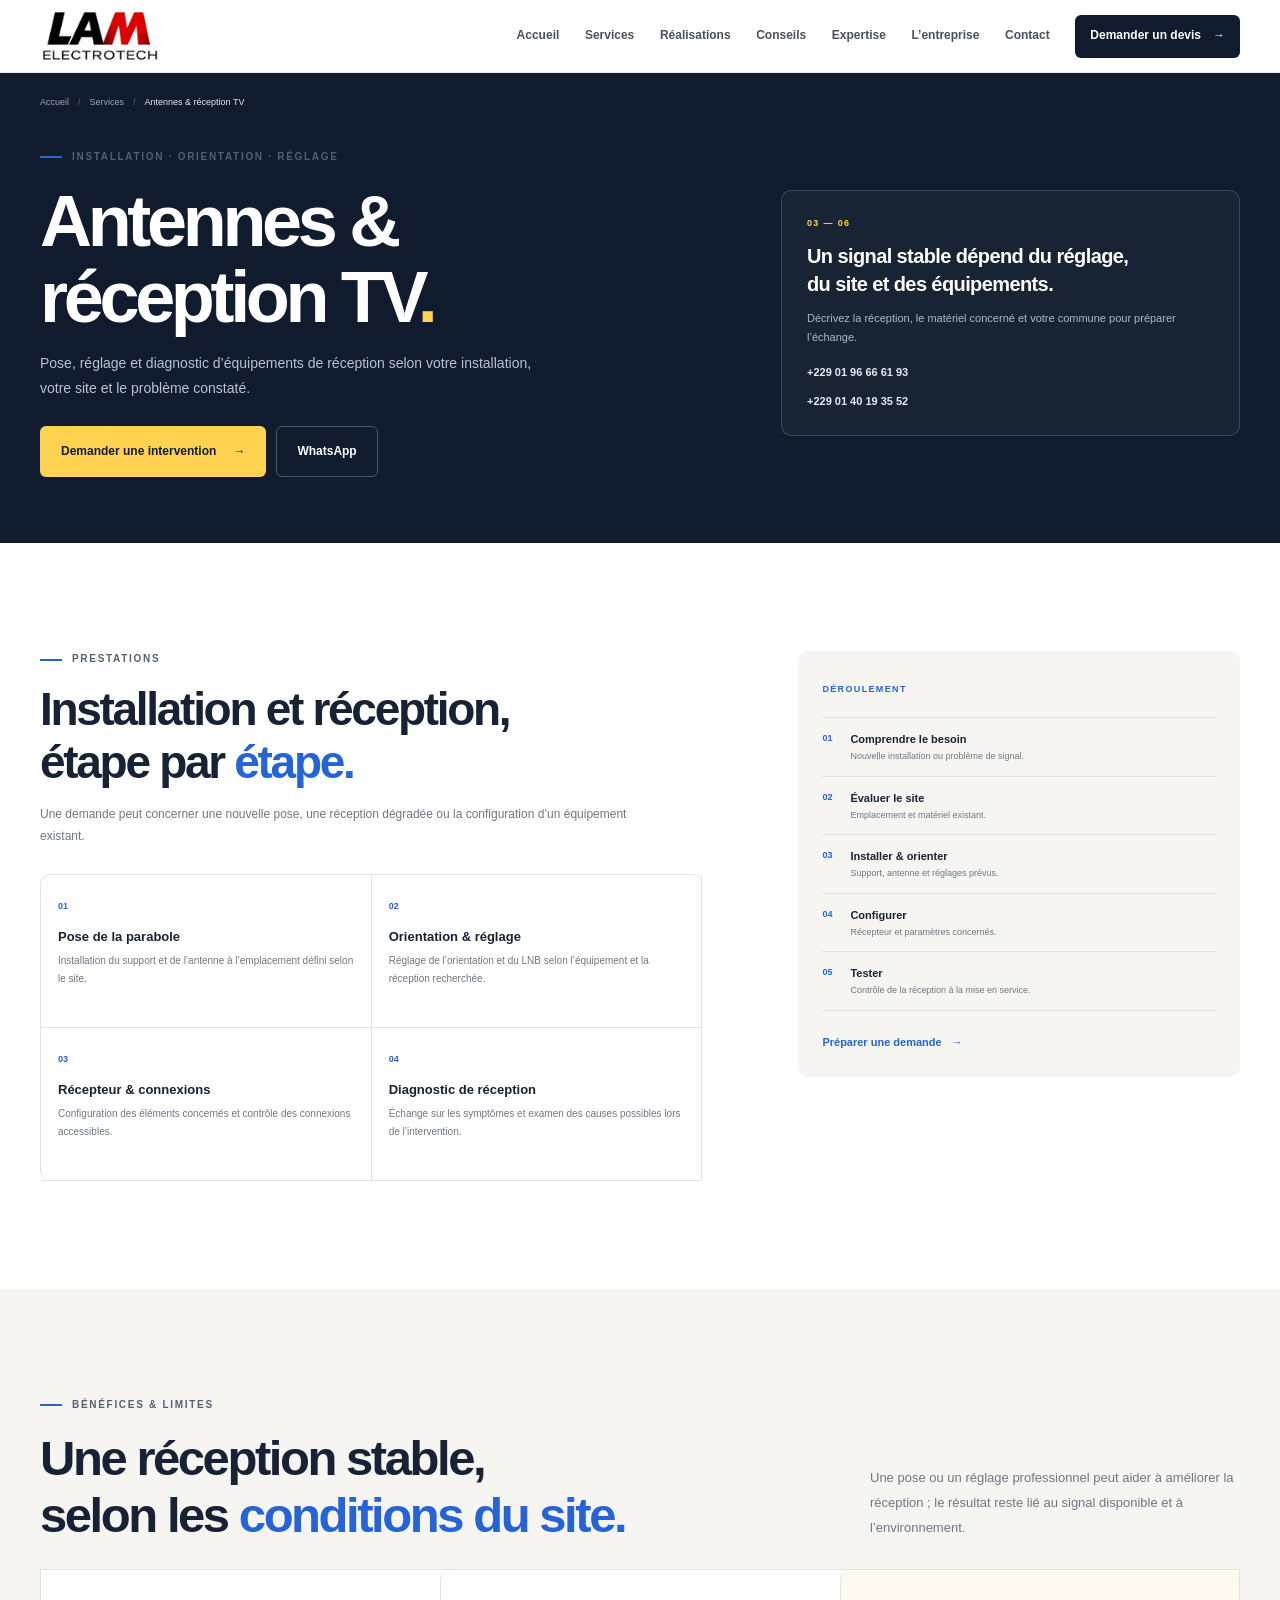
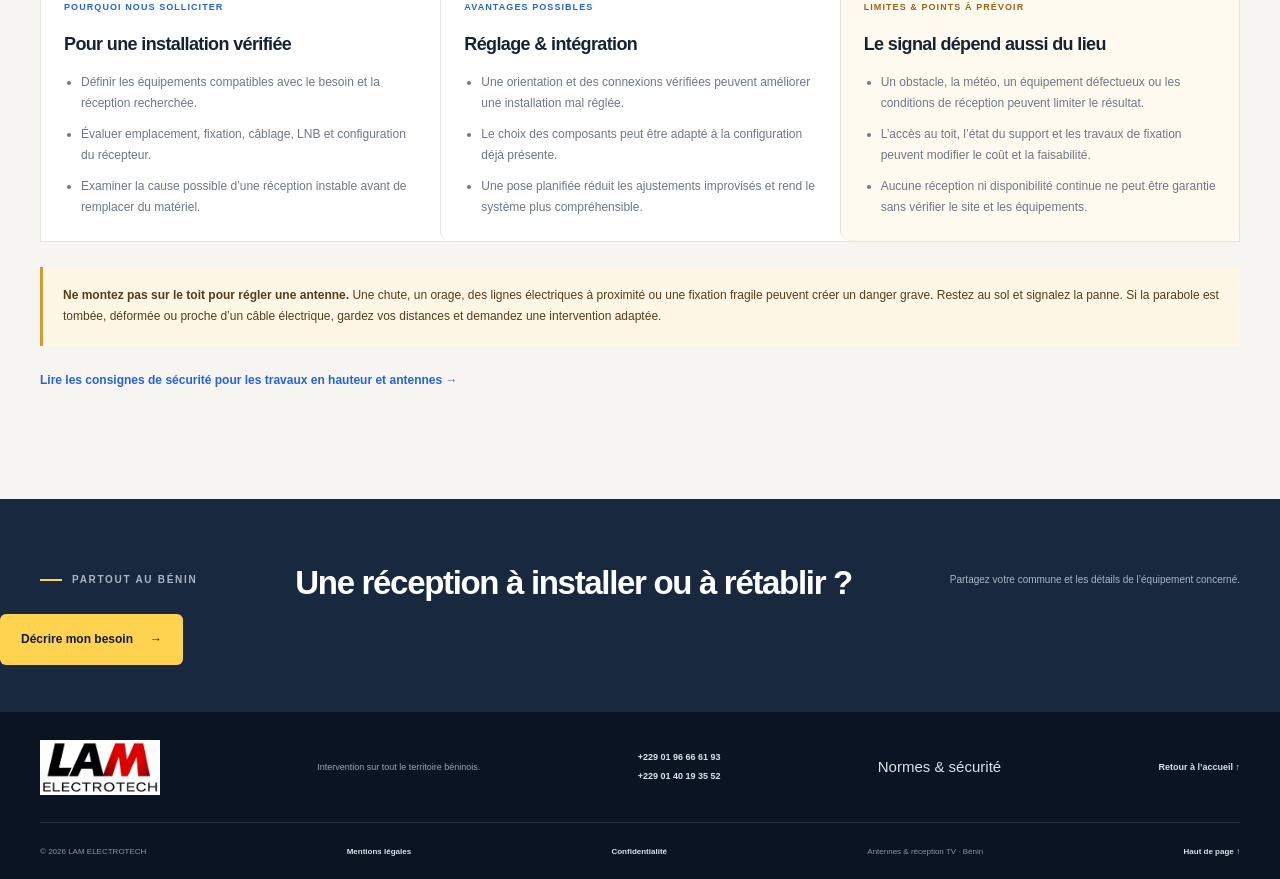
<file: antennes.html>
<!doctype html>
<html lang="fr" class="no-js">
<head>
  <meta charset="utf-8"><meta name="viewport" content="width=device-width, initial-scale=1"><meta name="theme-color" content="#101b2d"><meta http-equiv="Content-Security-Policy" content="default-src 'self'; script-src 'self'; style-src 'self'; img-src 'self' data:; font-src 'self'; connect-src 'self'; manifest-src 'self'; worker-src 'self'; object-src 'none'; frame-src 'none'; base-uri 'self'; form-action 'self'; upgrade-insecure-requests"><meta name="referrer" content="strict-origin-when-cross-origin">
  <meta name="description" content="Installation, orientation et diagnostic d’antennes paraboliques et de systèmes de réception TV partout au Bénin.">
  <title>Antennes paraboliques et réception TV au Bénin | LAM ELECTROTECH</title>
  <link rel="canonical" href="https://lamsqo01.github.io/lam-electrotech-site/antennes.html"><link rel="icon" type="image/png" sizes="512x512" href="logo-icon.png"><link rel="apple-touch-icon" href="logo-icon.png"><link rel="manifest" href="manifest.webmanifest"><link rel="stylesheet" href="styles.css?v=20"><script src="script.js" defer></script>
</head>
<body>
  <a class="skip-link" href="#contenu">Aller au contenu</a>
  <header class="site-header" id="haut"><div class="header-inner container"><a class="brand" href="index.html" aria-label="LAM ELECTROTECH, accueil"><img class="brand-logo" src="logo-horizontal.png" alt="LAM ELECTROTECH"></a><button class="menu-toggle" type="button" aria-expanded="false" aria-controls="main-nav" aria-label="Ouvrir le menu"><svg class="icon icon-menu" viewBox="0 0 24 24" aria-hidden="true"><path d="M4 7h16M4 12h16M4 17h16"/></svg><svg class="icon icon-close" viewBox="0 0 24 24" aria-hidden="true"><path d="m18 6-12 12M6 6l12 12"/></svg></button><nav class="main-nav" id="main-nav" aria-label="Navigation principale"><a href="index.html">Accueil</a><a href="index.html#services">Services</a><a href="index.html#realisations">Réalisations</a><a href="index.html#conseils">Conseils</a><a href="index.html#expertise">Expertise</a><a href="index.html#entreprise">L’entreprise</a><a href="index.html#contact">Contact</a><a class="nav-cta" href="index.html#devis">Demander un devis <span>→</span></a></nav></div></header>
  <main id="contenu" class="detail-page">
    <section class="detail-hero"><div class="container"><nav class="breadcrumbs" aria-label="Fil d’Ariane"><a href="index.html">Accueil</a><span>/</span><a href="index.html#services">Services</a><span>/</span><span aria-current="page">Antennes & réception TV</span></nav><div class="detail-hero-grid"><div><div class="eyebrow"><span></span> INSTALLATION · ORIENTATION · RÉGLAGE</div><h1>Antennes &<br>réception TV<span>.</span></h1><p>Pose, réglage et diagnostic d’équipements de réception selon votre installation, votre site et le problème constaté.</p><div class="detail-actions"><a class="button button-accent" href="index.html?service=antennes#devis">Demander une intervention <span>→</span></a><a class="button button-outline-light" href="https://wa.me/2290196666193?text=Bonjour%20LAM%20ELECTROTECH%2C%20j%E2%80%99ai%20besoin%20d%E2%80%99une%20installation%20ou%20d%E2%80%99un%20r%C3%A9glage%20d%E2%80%99antenne." target="_blank" rel="noopener noreferrer">WhatsApp</a></div></div><aside class="detail-aside"><span class="aside-index">03 — 06</span><strong>Un signal stable dépend du réglage, du site et des équipements.</strong><p>Décrivez la réception, le matériel concerné et votre commune pour préparer l’échange.</p><a href="tel:+2290196666193">+229 01 96 66 61 93</a><a href="tel:+2290140193552">+229 01 40 19 35 52</a></aside></div></div></section>
    <section class="detail-content section"><div class="container detail-content-grid"><div class="detail-main-copy"><div class="eyebrow"><span></span> PRESTATIONS</div><h2>Installation et réception,<br>étape par <em>étape.</em></h2><p>Une demande peut concerner une nouvelle pose, une réception dégradée ou la configuration d’un équipement existant.</p><div class="detail-service-grid"><article><span>01</span><h3>Pose de la parabole</h3><p>Installation du support et de l’antenne à l’emplacement défini selon le site.</p></article><article><span>02</span><h3>Orientation & réglage</h3><p>Réglage de l’orientation et du LNB selon l’équipement et la réception recherchée.</p></article><article><span>03</span><h3>Récepteur & connexions</h3><p>Configuration des éléments concernés et contrôle des connexions accessibles.</p></article><article><span>04</span><h3>Diagnostic de réception</h3><p>Échange sur les symptômes et examen des causes possibles lors de l’intervention.</p></article></div></div><aside class="detail-process"><span class="panel-kicker">DÉROULEMENT</span><ol><li><b>Comprendre le besoin</b><small>Nouvelle installation ou problème de signal.</small></li><li><b>Évaluer le site</b><small>Emplacement et matériel existant.</small></li><li><b>Installer & orienter</b><small>Support, antenne et réglages prévus.</small></li><li><b>Configurer</b><small>Récepteur et paramètres concernés.</small></li><li><b>Tester</b><small>Contrôle de la réception à la mise en service.</small></li></ol><a class="text-link" href="index.html#devis">Préparer une demande <span>→</span></a></aside></div></section>
    <section class="service-value-section section"><div class="container"><div class="section-heading"><div><div class="eyebrow"><span></span> BÉNÉFICES & LIMITES</div><h2>Une réception stable,<br>selon les <em>conditions du site.</em></h2></div><p>Une pose ou un réglage professionnel peut aider à améliorer la réception ; le résultat reste lié au signal disponible et à l’environnement.</p></div><div class="service-value-grid"><article class="service-value-card"><span class="value-label">POURQUOI NOUS SOLLICITER</span><h3>Pour une installation vérifiée</h3><ul><li>Définir les équipements compatibles avec le besoin et la réception recherchée.</li><li>Évaluer emplacement, fixation, câblage, LNB et configuration du récepteur.</li><li>Examiner la cause possible d’une réception instable avant de remplacer du matériel.</li></ul></article><article class="service-value-card"><span class="value-label">AVANTAGES POSSIBLES</span><h3>Réglage & intégration</h3><ul><li>Une orientation et des connexions vérifiées peuvent améliorer une installation mal réglée.</li><li>Le choix des composants peut être adapté à la configuration déjà présente.</li><li>Une pose planifiée réduit les ajustements improvisés et rend le système plus compréhensible.</li></ul></article><article class="service-value-card service-value-caution"><span class="value-label">LIMITES & POINTS À PRÉVOIR</span><h3>Le signal dépend aussi du lieu</h3><ul><li>Un obstacle, la météo, un équipement défectueux ou les conditions de réception peuvent limiter le résultat.</li><li>L’accès au toit, l’état du support et les travaux de fixation peuvent modifier le coût et la faisabilité.</li><li>Aucune réception ni disponibilité continue ne peut être garantie sans vérifier le site et les équipements.</li></ul></article></div><div class="safety-callout"><b>Ne montez pas sur le toit pour régler une antenne.</b> Une chute, un orage, des lignes électriques à proximité ou une fixation fragile peuvent créer un danger grave. Restez au sol et signalez la panne. Si la parabole est tombée, déformée ou proche d’un câble électrique, gardez vos distances et demandez une intervention adaptée.</div><a class="safety-inline-link" href="normes-securite.html">Lire les consignes de sécurité pour les travaux en hauteur et antennes <span>→</span></a></div></section>
    <section class="detail-cta"><div class="container"><div><span class="eyebrow eyebrow-light"><span></span> PARTOUT AU BÉNIN</div><h2>Une réception à installer ou à rétablir ?</h2><p>Partagez votre commune et les détails de l’équipement concerné.</p></div><a class="button button-accent" href="index.html?service=antennes#devis">Décrire mon besoin <span>→</span></a></div></section>
  </main>
  <footer class="site-footer"><div class="container footer-simple"><a class="brand brand-footer" href="index.html"><img class="brand-logo" src="logo-horizontal.png" alt="LAM ELECTROTECH"></a><p>Intervention sur tout le territoire béninois.</p><div><a href="tel:+2290196666193">+229 01 96 66 61 93</a><a href="tel:+2290140193552">+229 01 40 19 35 52</a></div><a href="normes-securite.html">Normes & sécurité</a><a href="index.html">Retour à l’accueil ↑</a></div><div class="container footer-bottom"><span>© <span id="current-year">2026</span> LAM ELECTROTECH</span><a href="mentions-legales.html">Mentions légales</a><a href="politique-confidentialite.html">Confidentialité</a><span>Antennes & réception TV · Bénin</span><a href="#haut">Haut de page ↑</a></div></footer>
  <div class="mobile-quickbar" aria-label="Actions rapides"><a href="tel:+2290196666193"><svg class="icon" viewBox="0 0 24 24" aria-hidden="true"><path d="M22 16.9v3a2 2 0 0 1-2.2 2 19.8 19.8 0 0 1-8.6-3.1 19.4 19.4 0 0 1-6-6A19.8 19.8 0 0 1 2.1 4.2 2 2 0 0 1 4.1 2h3a2 2 0 0 1 2 1.7c.1 1 .4 2 .7 2.9a2 2 0 0 1-.5 2.1L8 9.9a16 16 0 0 0 6 6l1.2-1.3a2 2 0 0 1 2.1-.5c.9.3 1.9.6 2.9.7a2 2 0 0 1 1.8 2.1Z"/></svg><span>Appeler</span></a><a href="https://wa.me/2290196666193?text=Bonjour%20LAM%20ELECTROTECH%2C%20je%20souhaite%20vous%20contacter." target="_blank" rel="noopener noreferrer"><svg class="icon" viewBox="0 0 24 24" aria-hidden="true"><path d="M21 11.5a8.4 8.4 0 0 1-.9 3.8 8.5 8.5 0 0 1-7.6 4.7 8.4 8.4 0 0 1-3.8-.9L3 21l1.9-5.7a8.4 8.4 0 0 1-.9-3.8 8.5 8.5 0 0 1 4.7-7.6 8.4 8.4 0 0 1 3.8-.9h.5a8.5 8.5 0 0 1 8 8z"/></svg><span>WhatsApp</span></a><a class="quickbar-main" href="index.html#devis"><svg class="icon" viewBox="0 0 24 24" aria-hidden="true"><path d="M14 2H6a2 2 0 0 0-2 2v16a2 2 0 0 0 2 2h12a2 2 0 0 0 2-2V8z"/><path d="M14 2v6h6M8 13h8M8 17h8"/></svg><span>Devis</span></a></div>
</body></html>
</file>
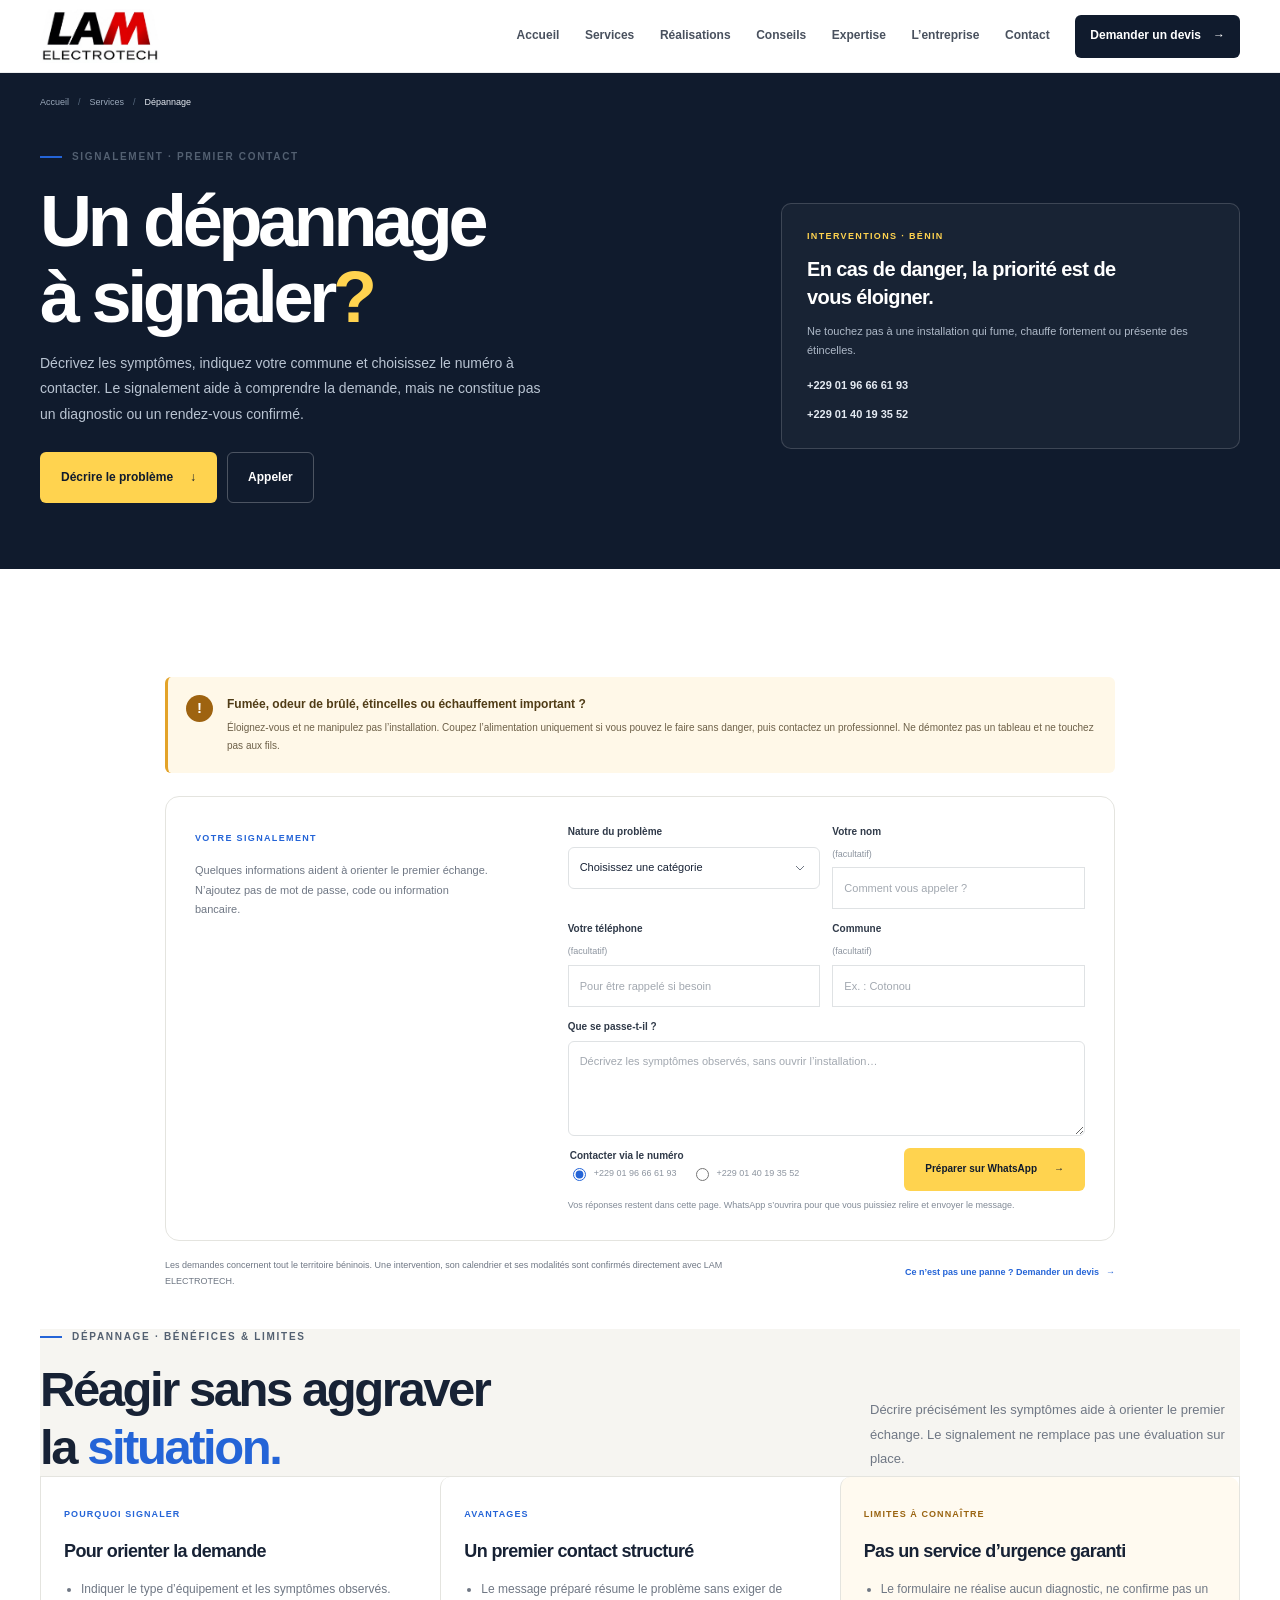
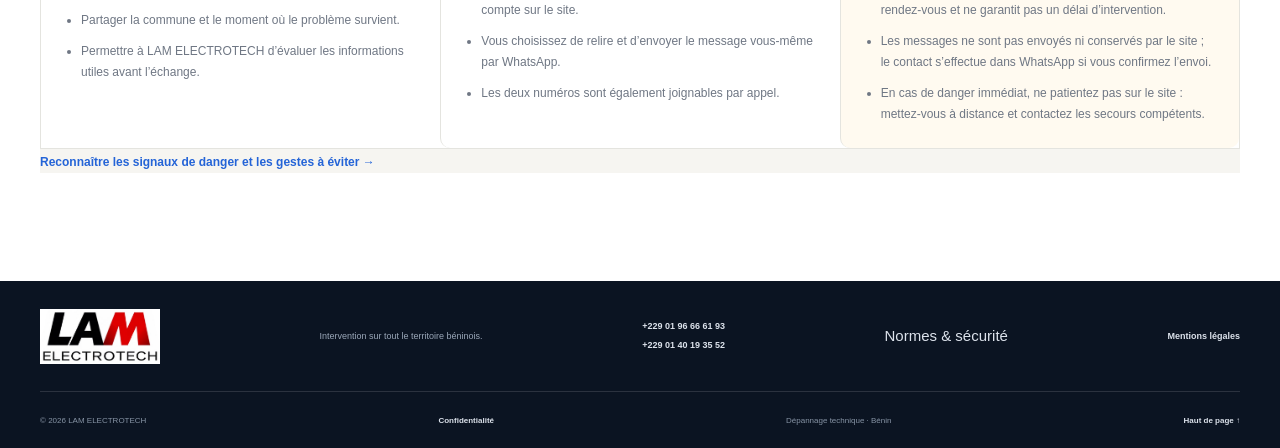
<file: depannage.html>
<!doctype html>
<html lang="fr" class="no-js">
<head>
  <meta charset="utf-8"><meta name="viewport" content="width=device-width, initial-scale=1"><meta name="theme-color" content="#101b2d"><meta http-equiv="Content-Security-Policy" content="default-src 'self'; script-src 'self'; style-src 'self'; img-src 'self' data:; font-src 'self'; connect-src 'self'; manifest-src 'self'; worker-src 'self'; object-src 'none'; frame-src 'none'; base-uri 'self'; form-action 'self'; upgrade-insecure-requests"><meta name="referrer" content="strict-origin-when-cross-origin">
  <meta name="description" content="Signalez une panne électrique, une caméra en panne ou un problème de réception à LAM ELECTROTECH, partout au Bénin.">
  <title>Dépannage électrique et technique au Bénin | LAM ELECTROTECH</title>
  <link rel="canonical" href="https://lamsqo01.github.io/lam-electrotech-site/depannage.html"><link rel="icon" type="image/png" sizes="512x512" href="logo-icon.png"><link rel="apple-touch-icon" href="logo-icon.png"><link rel="manifest" href="manifest.webmanifest"><link rel="stylesheet" href="styles.css?v=20"><script src="script.js" defer></script>
</head>
<body>
  <a class="skip-link" href="#contenu">Aller au contenu</a>
  <header class="site-header" id="haut"><div class="header-inner container"><a class="brand" href="index.html" aria-label="LAM ELECTROTECH, accueil"><img class="brand-logo" src="logo-horizontal.png" alt="LAM ELECTROTECH"></a><button class="menu-toggle" type="button" aria-expanded="false" aria-controls="main-nav" aria-label="Ouvrir le menu"><svg class="icon icon-menu" viewBox="0 0 24 24" aria-hidden="true"><path d="M4 7h16M4 12h16M4 17h16"/></svg><svg class="icon icon-close" viewBox="0 0 24 24" aria-hidden="true"><path d="m18 6-12 12M6 6l12 12"/></svg></button><nav class="main-nav" id="main-nav" aria-label="Navigation principale"><a href="index.html">Accueil</a><a href="index.html#services">Services</a><a href="index.html#realisations">Réalisations</a><a href="index.html#conseils">Conseils</a><a href="index.html#expertise">Expertise</a><a href="index.html#entreprise">L’entreprise</a><a href="index.html#contact">Contact</a><a class="nav-cta" href="index.html#devis">Demander un devis <span>→</span></a></nav></div></header>
  <main id="contenu" class="detail-page">
    <section class="detail-hero"><div class="container"><nav class="breadcrumbs" aria-label="Fil d’Ariane"><a href="index.html">Accueil</a><span>/</span><a href="index.html#services">Services</a><span>/</span><span aria-current="page">Dépannage</span></nav><div class="detail-hero-grid"><div><div class="eyebrow"><span></span> SIGNALEMENT · PREMIER CONTACT</div><h1>Un dépannage<br>à signaler<span>?</span></h1><p>Décrivez les symptômes, indiquez votre commune et choisissez le numéro à contacter. Le signalement aide à comprendre la demande, mais ne constitue pas un diagnostic ou un rendez-vous confirmé.</p><div class="detail-actions"><a class="button button-accent" href="#repair-form">Décrire le problème <span>↓</span></a><a class="button button-outline-light" href="tel:+2290196666193">Appeler</a></div></div><aside class="detail-aside"><span class="aside-index">INTERVENTIONS · BÉNIN</span><strong>En cas de danger, la priorité est de vous éloigner.</strong><p>Ne touchez pas à une installation qui fume, chauffe fortement ou présente des étincelles.</p><a href="tel:+2290196666193">+229 01 96 66 61 93</a><a href="tel:+2290140193552">+229 01 40 19 35 52</a></aside></div></div></section>
    <section class="section repair-page-section"><div class="container">
      <div class="repair-warning"><span class="warning-symbol">!</span><div><b>Fumée, odeur de brûlé, étincelles ou échauffement important ?</b><p>Éloignez-vous et ne manipulez pas l’installation. Coupez l’alimentation uniquement si vous pouvez le faire sans danger, puis contactez un professionnel. Ne démontez pas un tableau et ne touchez pas aux fils.</p></div></div>
      <div class="repair-form-wrap repair-page-form" id="repair-form-section">
        <div class="repair-form-heading"><span class="panel-kicker">VOTRE SIGNALEMENT</span><p>Quelques informations aident à orienter le premier échange. N’ajoutez pas de mot de passe, code ou information bancaire.</p></div>
        <p class="js-fallback no-script-notice">Le formulaire nécessite JavaScript. En cas de panne, <a href="tel:+2290196666193">appelez le +229 01 96 66 61 93</a> ou <a href="https://wa.me/2290196666193" target="_blank" rel="noopener noreferrer">contactez-nous directement sur WhatsApp</a>.</p>
        <form class="repair-form" id="repair-form">
          <label>Nature du problème
            <select name="problem" required>
              <option value="" selected disabled>Choisissez une catégorie</option>
              <option>Problème électrique</option><option>Disjoncteur qui déclenche</option><option>Éclairage défaillant</option><option>Prise sans courant</option><option>Installation qui chauffe</option><option>Caméra ou vidéosurveillance</option><option>Antenne ou réception TV</option><option>Autre problème technique</option>
            </select>
          </label>
          <label>Votre nom <span>(facultatif)</span><input name="name" type="text" autocomplete="name" maxlength="120" placeholder="Comment vous appeler ?"></label>
          <label>Votre téléphone <span>(facultatif)</span><input name="phone" type="tel" autocomplete="tel" maxlength="40" placeholder="Pour être rappelé si besoin"></label>
          <label>Commune <span>(facultatif)</span><input name="location" type="text" autocomplete="address-level2" maxlength="100" placeholder="Ex. : Cotonou"></label>
          <label>Que se passe-t-il ?
            <textarea name="message" rows="4" required minlength="5" maxlength="500" placeholder="Décrivez les symptômes observés, sans ouvrir l’installation…"></textarea>
          </label>
          <fieldset class="repair-recipient"><legend>Contacter via le numéro</legend><label><input type="radio" name="recipient" value="2290196666193" checked><span>+229 01 96 66 61 93</span></label><label><input type="radio" name="recipient" value="2290140193552"><span>+229 01 40 19 35 52</span></label></fieldset>
          <button class="button button-accent" type="submit">Préparer sur WhatsApp <span>→</span></button>
          <p class="repair-status" id="repair-status" aria-live="polite">Vos réponses restent dans cette page. WhatsApp s’ouvrira pour que vous puissiez relire et envoyer le message.</p>
        </form>
      </div>
      <div class="repair-page-foot"><p>Les demandes concernent tout le territoire béninois. Une intervention, son calendrier et ses modalités sont confirmés directement avec LAM ELECTROTECH.</p><a href="index.html?service=depannage#devis">Ce n’est pas une panne ? Demander un devis <span>→</span></a></div>
      <section class="service-value-section repair-value-section"><div class="section-heading"><div><div class="eyebrow"><span></span> DÉPANNAGE · BÉNÉFICES & LIMITES</div><h2>Réagir sans aggraver<br>la <em>situation.</em></h2></div><p>Décrire précisément les symptômes aide à orienter le premier échange. Le signalement ne remplace pas une évaluation sur place.</p></div><div class="service-value-grid"><article class="service-value-card"><span class="value-label">POURQUOI SIGNALER</span><h3>Pour orienter la demande</h3><ul><li>Indiquer le type d’équipement et les symptômes observés.</li><li>Partager la commune et le moment où le problème survient.</li><li>Permettre à LAM ELECTROTECH d’évaluer les informations utiles avant l’échange.</li></ul></article><article class="service-value-card"><span class="value-label">AVANTAGES</span><h3>Un premier contact structuré</h3><ul><li>Le message préparé résume le problème sans exiger de compte sur le site.</li><li>Vous choisissez de relire et d’envoyer le message vous-même par WhatsApp.</li><li>Les deux numéros sont également joignables par appel.</li></ul></article><article class="service-value-card service-value-caution"><span class="value-label">LIMITES À CONNAÎTRE</span><h3>Pas un service d’urgence garanti</h3><ul><li>Le formulaire ne réalise aucun diagnostic, ne confirme pas un rendez-vous et ne garantit pas un délai d’intervention.</li><li>Les messages ne sont pas envoyés ni conservés par le site ; le contact s’effectue dans WhatsApp si vous confirmez l’envoi.</li><li>En cas de danger immédiat, ne patientez pas sur le site : mettez-vous à distance et contactez les secours compétents.</li></ul></article></div><a class="safety-inline-link" href="normes-securite.html">Reconnaître les signaux de danger et les gestes à éviter <span>→</span></a></section>
    </div></section>
  </main>
  <footer class="site-footer"><div class="container footer-simple"><a class="brand brand-footer" href="index.html"><img class="brand-logo" src="logo-horizontal.png" alt="LAM ELECTROTECH"></a><p>Intervention sur tout le territoire béninois.</p><div><a href="tel:+2290196666193">+229 01 96 66 61 93</a><a href="tel:+2290140193552">+229 01 40 19 35 52</a></div><a href="normes-securite.html">Normes & sécurité</a><a href="mentions-legales.html">Mentions légales</a></div><div class="container footer-bottom"><span>© <span id="current-year">2026</span> LAM ELECTROTECH</span><a href="politique-confidentialite.html">Confidentialité</a><span>Dépannage technique · Bénin</span><a href="#haut">Haut de page ↑</a></div></footer>
  <div class="mobile-quickbar" aria-label="Actions rapides"><a href="tel:+2290196666193"><svg class="icon" viewBox="0 0 24 24" aria-hidden="true"><path d="M22 16.9v3a2 2 0 0 1-2.2 2 19.8 19.8 0 0 1-8.6-3.1 19.4 19.4 0 0 1-6-6A19.8 19.8 0 0 1 2.1 4.2 2 2 0 0 1 4.1 2h3a2 2 0 0 1 2 1.7c.1 1 .4 2 .7 2.9a2 2 0 0 1-.5 2.1L8 9.9a16 16 0 0 0 6 6l1.2-1.3a2 2 0 0 1 2.1-.5c.9.3 1.9.6 2.9.7a2 2 0 0 1 1.8 2.1Z"/></svg><span>Appeler</span></a><a href="https://wa.me/2290196666193?text=Bonjour%20LAM%20ELECTROTECH%2C%20j%E2%80%99ai%20besoin%20d%E2%80%99un%20d%C3%A9pannage." target="_blank" rel="noopener noreferrer"><svg class="icon" viewBox="0 0 24 24" aria-hidden="true"><path d="M21 11.5a8.4 8.4 0 0 1-.9 3.8 8.5 8.5 0 0 1-7.6 4.7 8.4 8.4 0 0 1-3.8-.9L3 21l1.9-5.7a8.4 8.4 0 0 1-.9-3.8 8.5 8.5 0 0 1 4.7-7.6 8.4 8.4 0 0 1 3.8-.9h.5a8.5 8.5 0 0 1 8 8z"/></svg><span>WhatsApp</span></a><a class="quickbar-main" href="#repair-form-section"><svg class="icon" viewBox="0 0 24 24" aria-hidden="true"><path d="M14 2H6a2 2 0 0 0-2 2v16a2 2 0 0 0 2 2h12a2 2 0 0 0 2-2V8z"/><path d="M14 2v6h6M8 13h8M8 17h8"/></svg><span>Signaler</span></a></div>
</body>
</html>
</file>
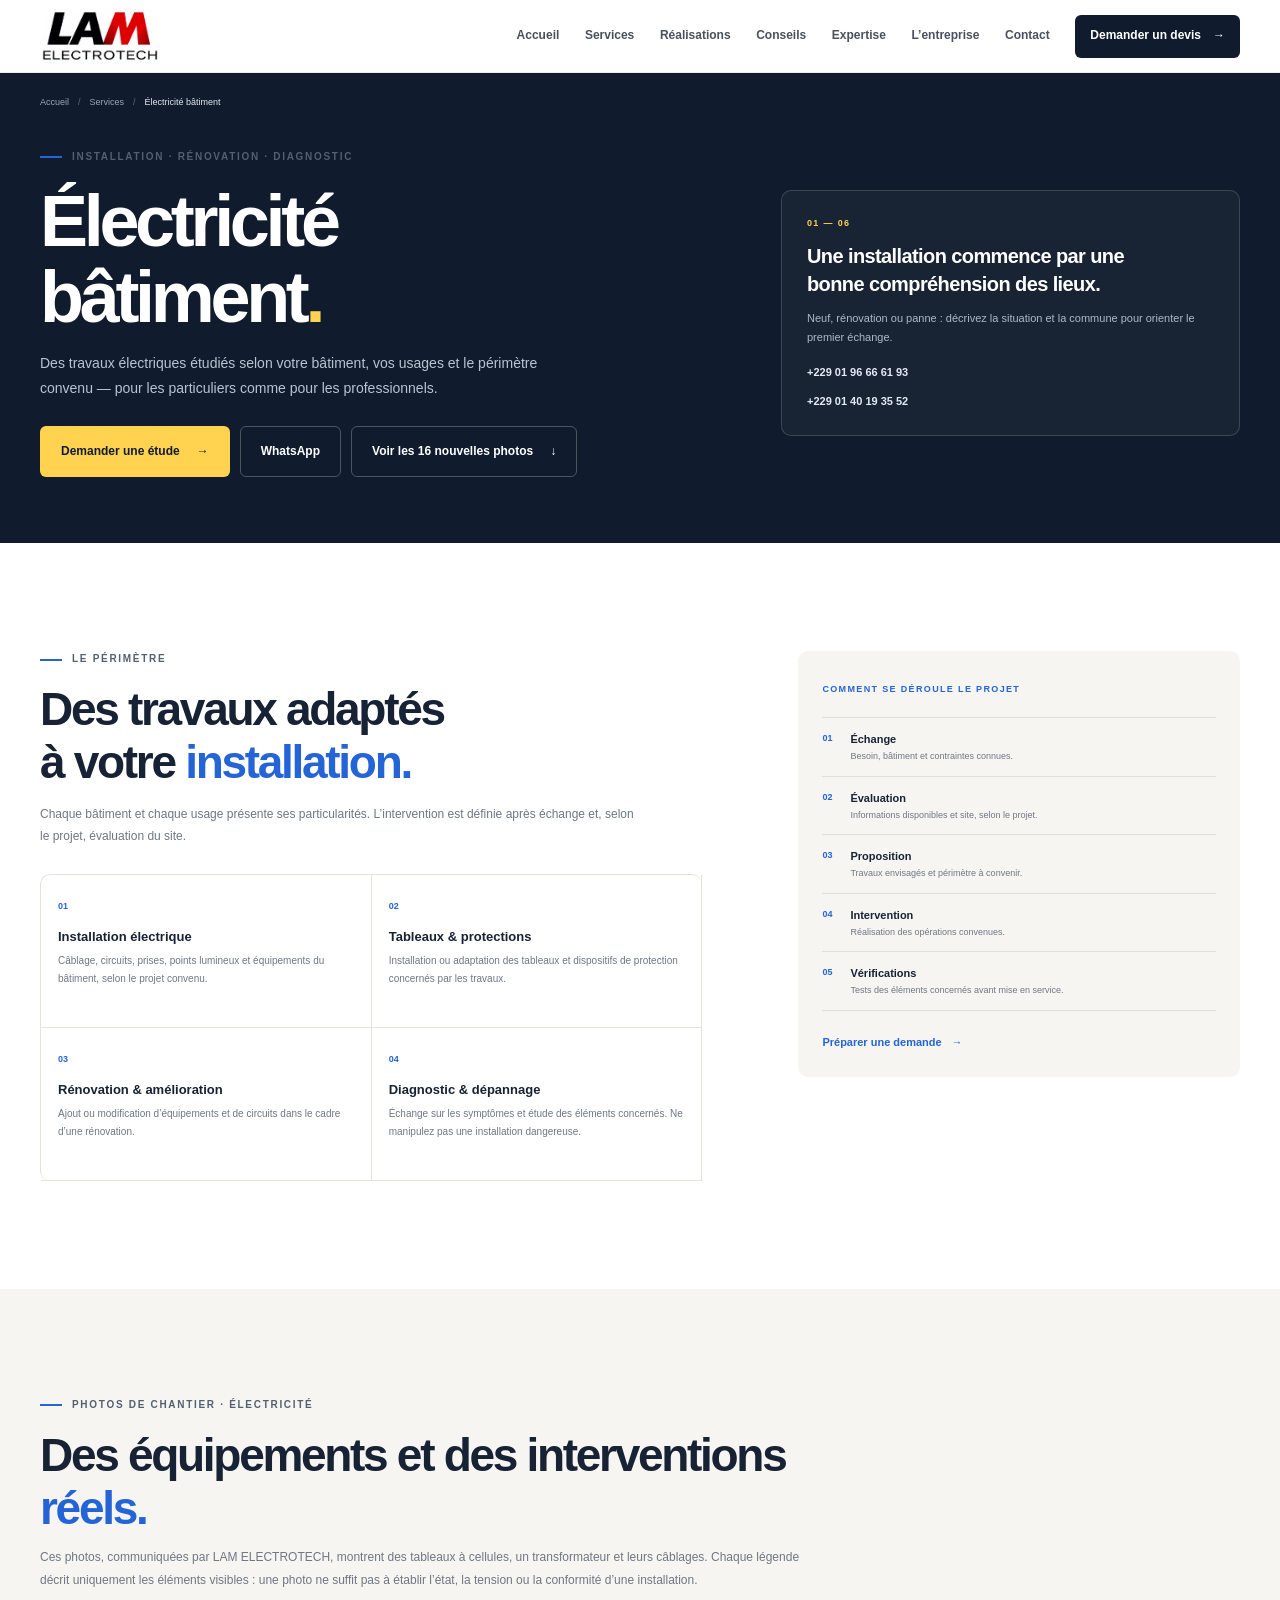
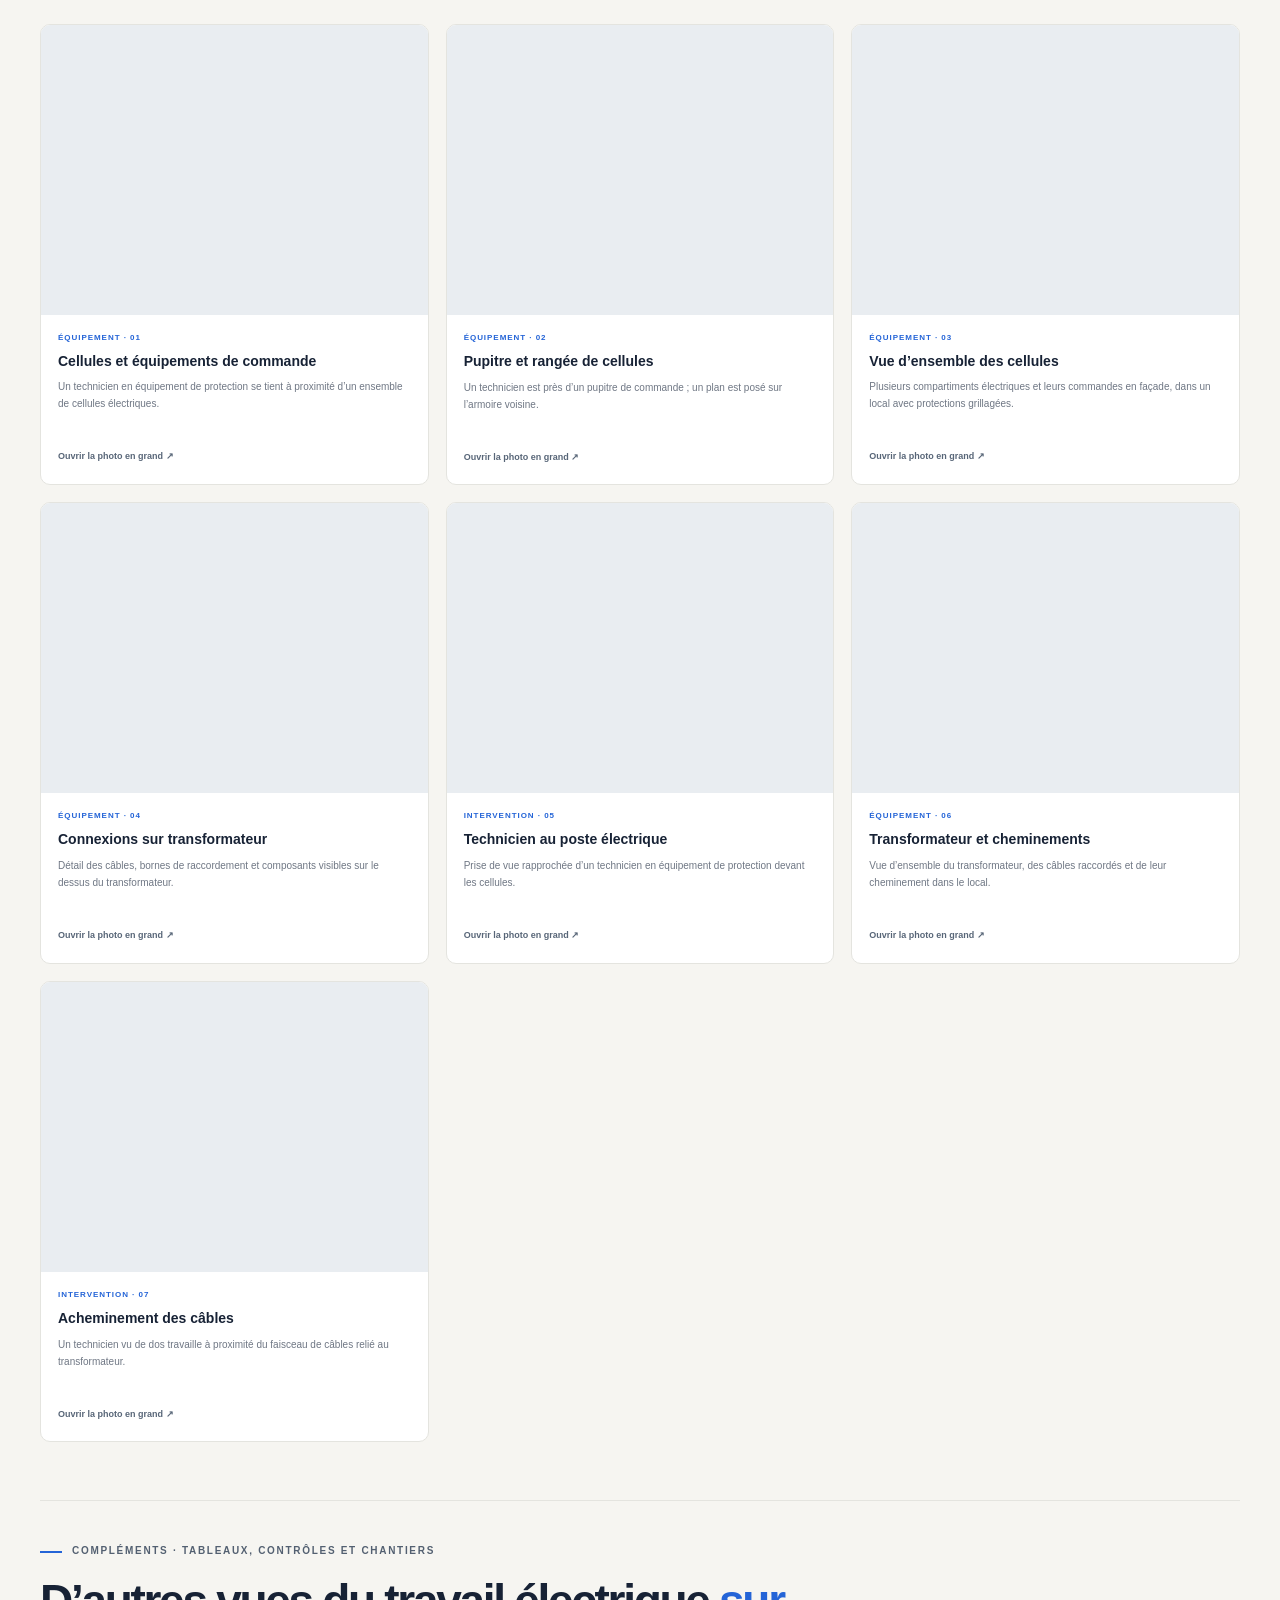
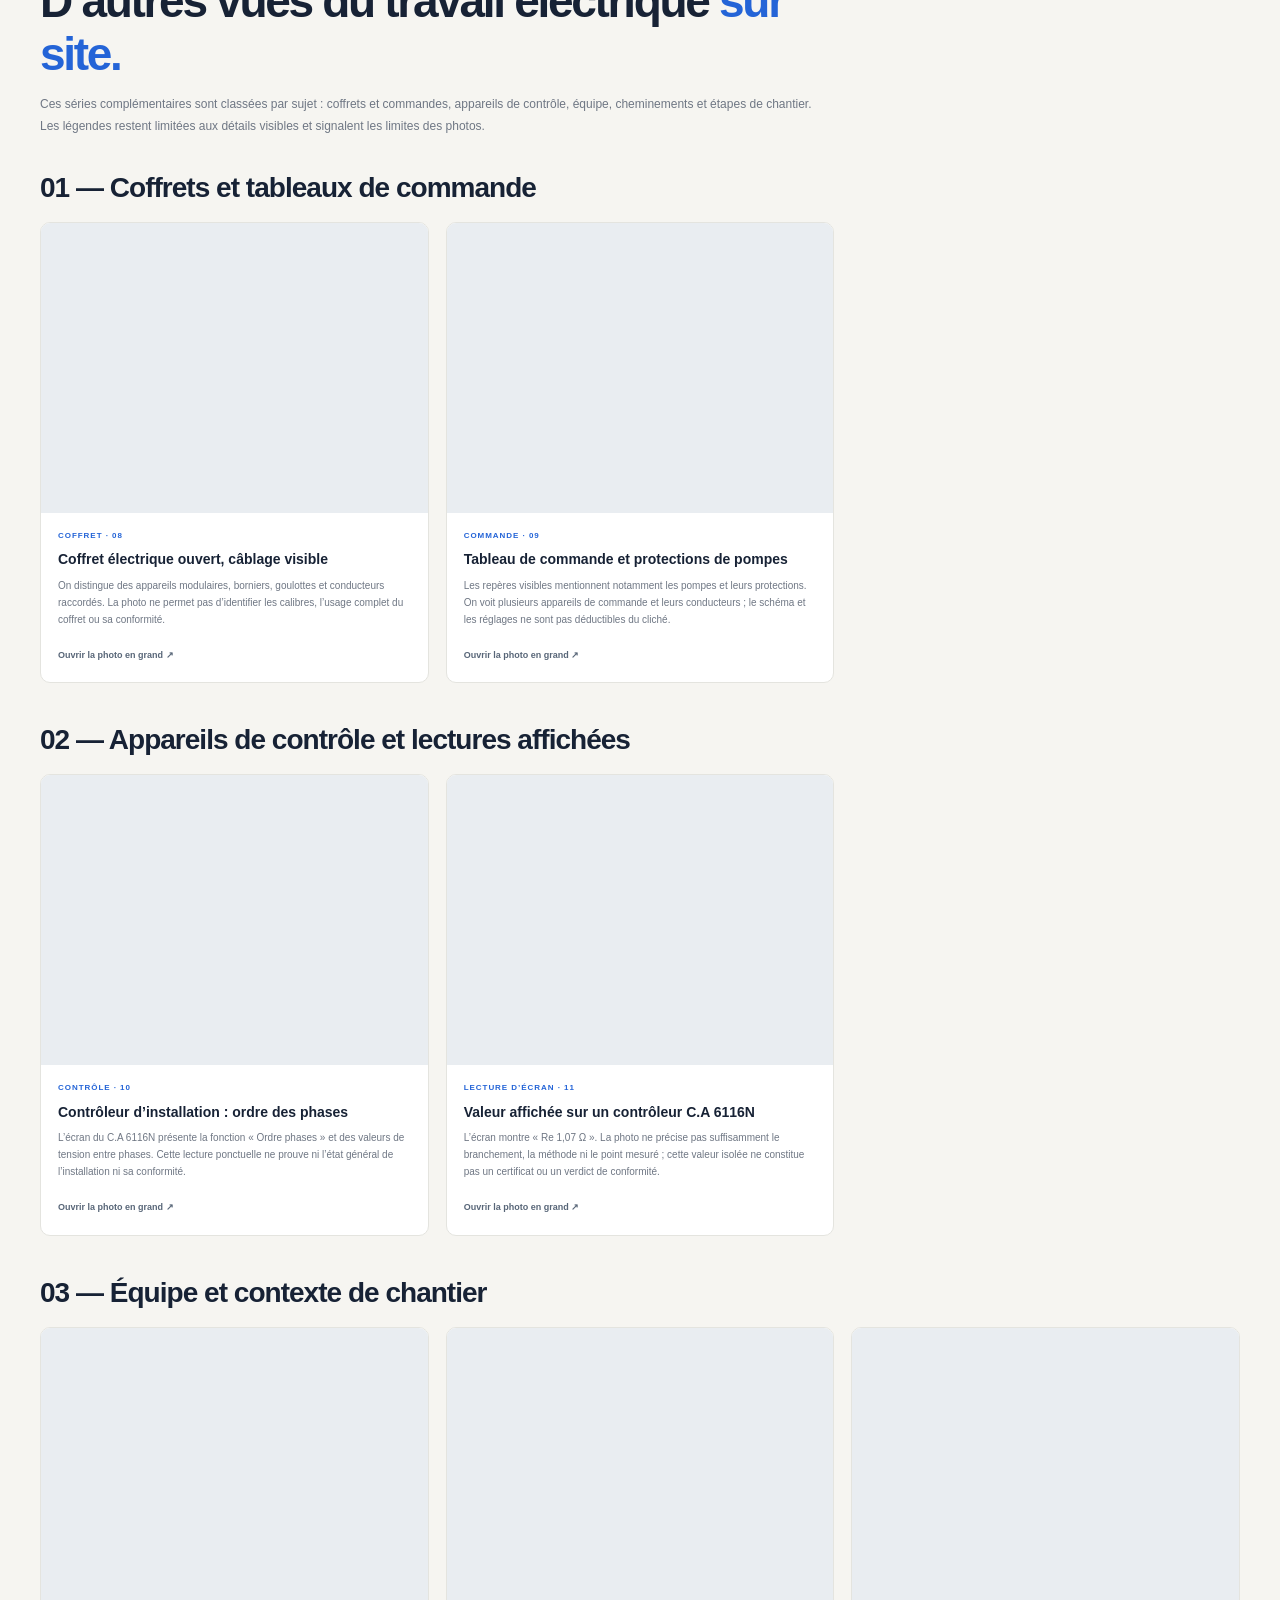
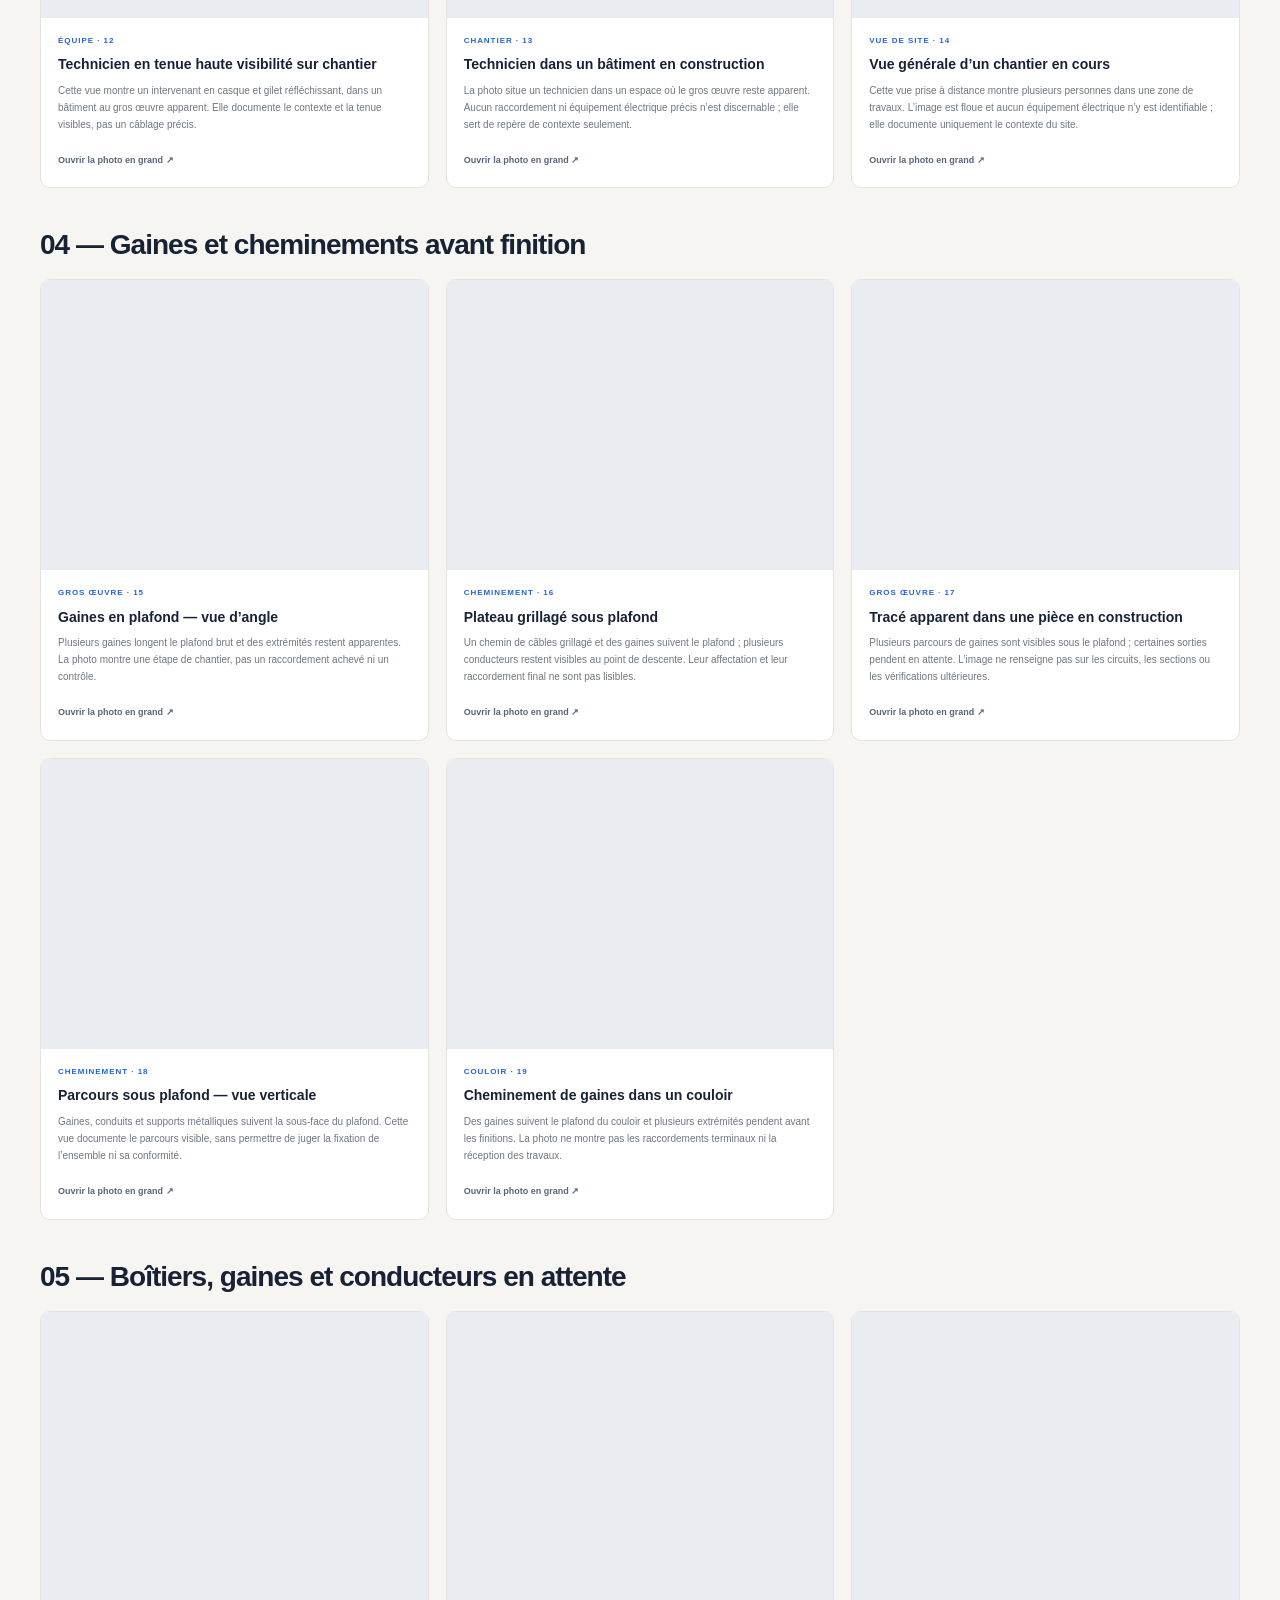
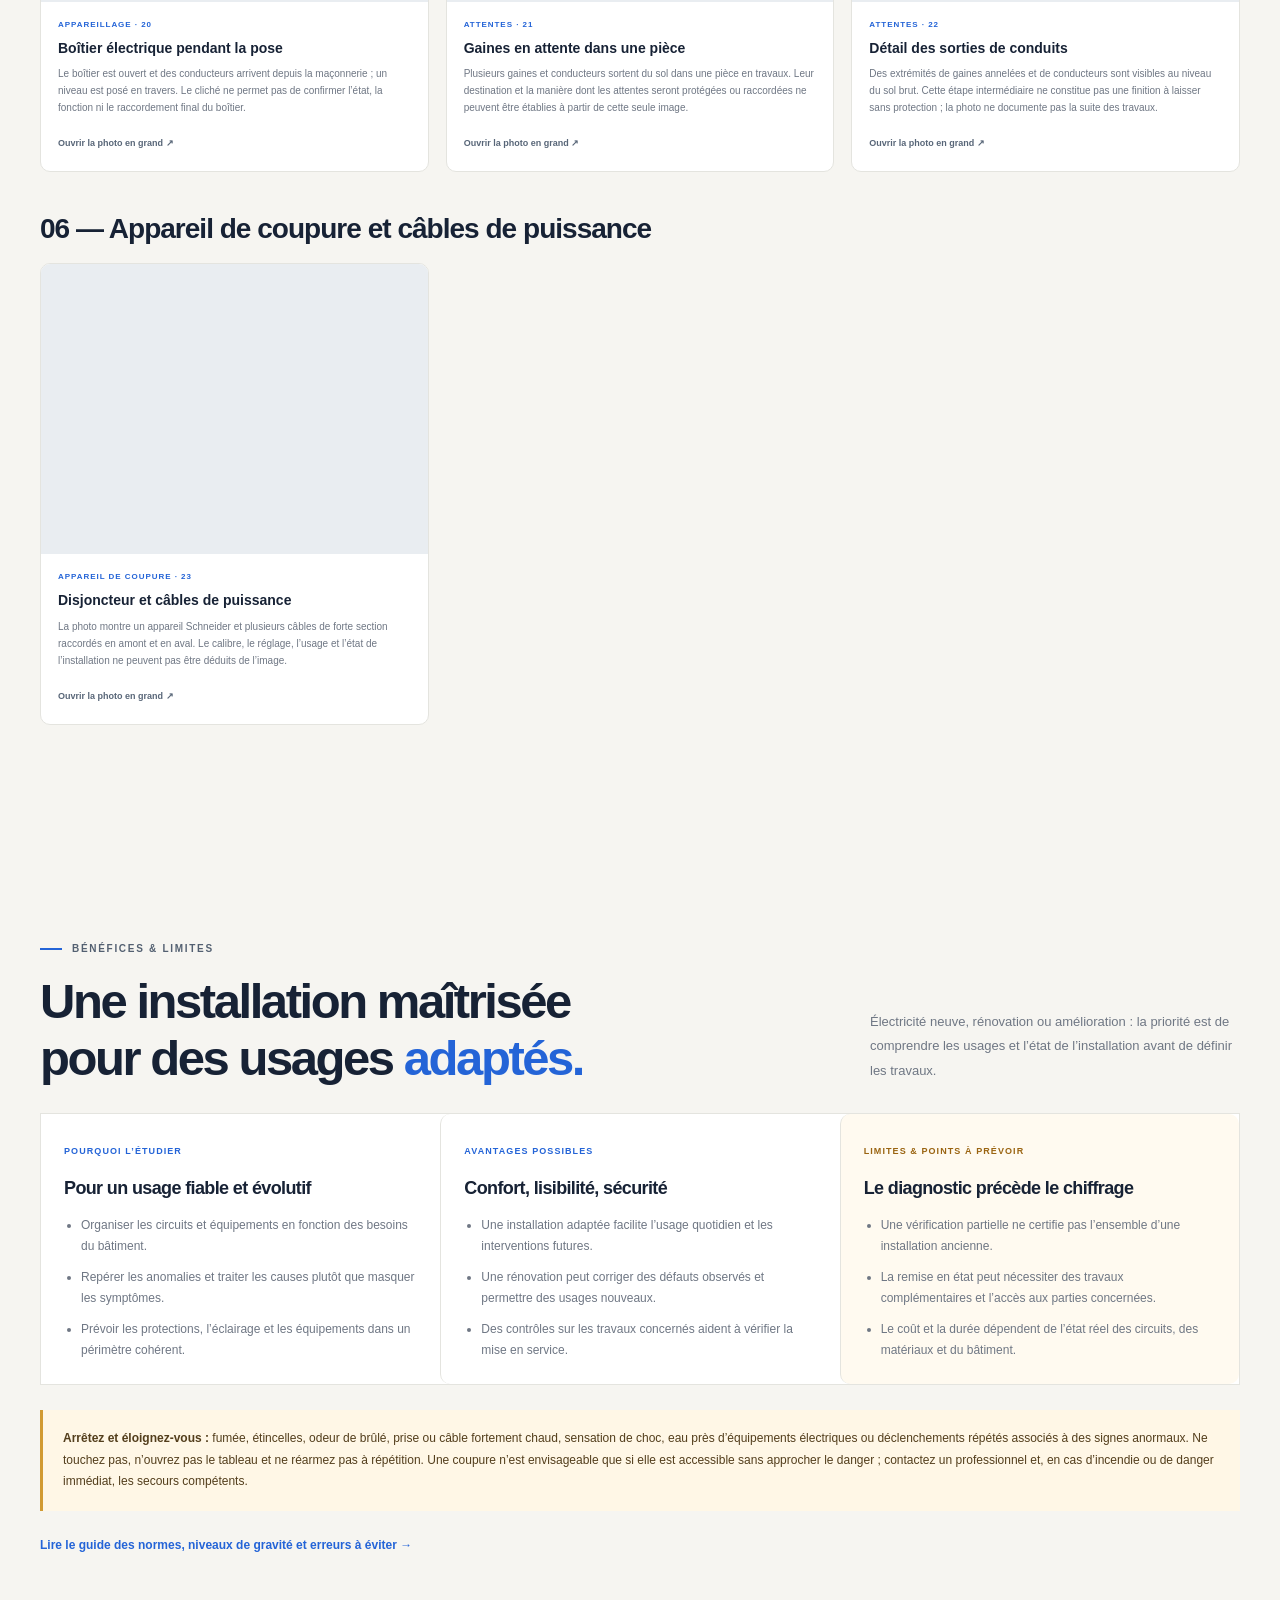
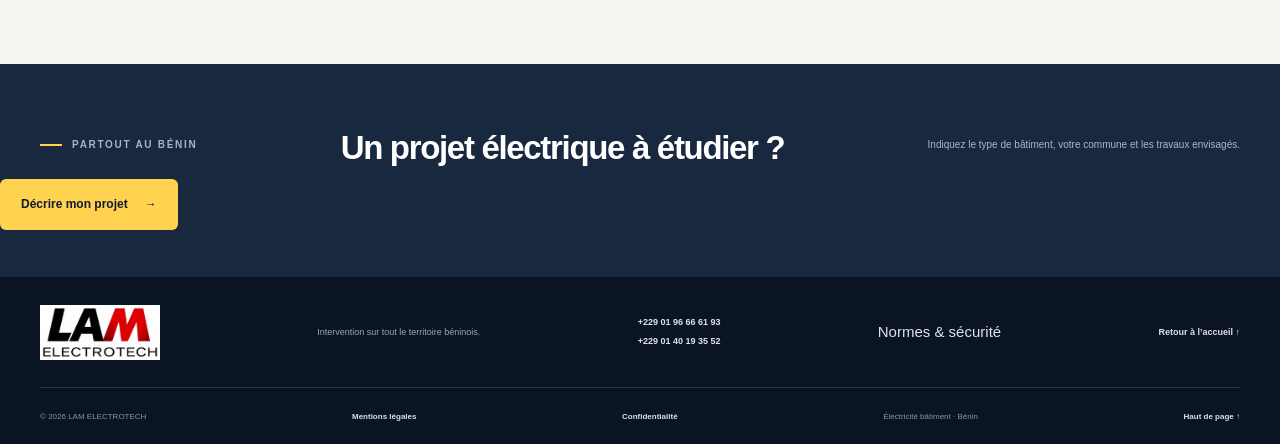
<file: electricite.html>
<!doctype html>
<html lang="fr" class="no-js">
<head>
  <meta charset="utf-8"><meta name="viewport" content="width=device-width, initial-scale=1"><meta name="theme-color" content="#101b2d"><meta http-equiv="Content-Security-Policy" content="default-src 'self'; script-src 'self'; style-src 'self'; img-src 'self' data:; font-src 'self'; connect-src 'self'; manifest-src 'self'; worker-src 'self'; object-src 'none'; frame-src 'none'; base-uri 'self'; form-action 'self'; upgrade-insecure-requests"><meta name="referrer" content="strict-origin-when-cross-origin">
  <meta name="description" content="Installation, rénovation, diagnostic et dépannage électrique pour maisons et locaux professionnels partout au Bénin.">
  <title>Électricité bâtiment au Bénin | LAM ELECTROTECH</title>
  <link rel="canonical" href="https://lamsqo01.github.io/lam-electrotech-site/electricite.html"><link rel="icon" type="image/png" sizes="512x512" href="logo-icon.png"><link rel="apple-touch-icon" href="logo-icon.png"><link rel="manifest" href="manifest.webmanifest"><link rel="stylesheet" href="styles.css?v=20"><script src="script.js" defer></script>
</head>
<body>
  <a class="skip-link" href="#contenu">Aller au contenu</a>
  <header class="site-header" id="haut"><div class="header-inner container">
    <a class="brand" href="index.html" aria-label="LAM ELECTROTECH, accueil"><img class="brand-logo" src="logo-horizontal.png" alt="LAM ELECTROTECH"></a>
    <button class="menu-toggle" type="button" aria-expanded="false" aria-controls="main-nav" aria-label="Ouvrir le menu"><svg class="icon icon-menu" viewBox="0 0 24 24" aria-hidden="true"><path d="M4 7h16M4 12h16M4 17h16"/></svg><svg class="icon icon-close" viewBox="0 0 24 24" aria-hidden="true"><path d="m18 6-12 12M6 6l12 12"/></svg></button>
    <nav class="main-nav" id="main-nav" aria-label="Navigation principale"><a href="index.html">Accueil</a><a href="index.html#services">Services</a><a href="index.html#realisations">Réalisations</a><a href="index.html#conseils">Conseils</a><a href="index.html#expertise">Expertise</a><a href="index.html#entreprise">L’entreprise</a><a href="index.html#contact">Contact</a><a class="nav-cta" href="index.html#devis">Demander un devis <span>→</span></a></nav>
  </div></header>
  <main id="contenu" class="detail-page">
    <section class="detail-hero"><div class="container">
      <nav class="breadcrumbs" aria-label="Fil d’Ariane"><a href="index.html">Accueil</a><span>/</span><a href="index.html#services">Services</a><span>/</span><span aria-current="page">Électricité bâtiment</span></nav>
      <div class="detail-hero-grid"><div><div class="eyebrow"><span></span> INSTALLATION · RÉNOVATION · DIAGNOSTIC</div><h1>Électricité<br>bâtiment<span>.</span></h1><p>Des travaux électriques étudiés selon votre bâtiment, vos usages et le périmètre convenu — pour les particuliers comme pour les professionnels.</p><div class="detail-actions"><a class="button button-accent" href="index.html?service=electricite#devis">Demander une étude <span>→</span></a><a class="button button-outline-light" href="https://wa.me/2290196666193?text=Bonjour%20LAM%20ELECTROTECH%2C%20je%20souhaite%20parler%20d%E2%80%99un%20projet%20d%E2%80%99%C3%A9lectricit%C3%A9%20b%C3%A2timent." target="_blank" rel="noopener noreferrer">WhatsApp</a><a class="button button-outline-light" href="#electrical-gallery-additions">Voir les 16 nouvelles photos <span>↓</span></a></div></div>
      <aside class="detail-aside"><span class="aside-index">01 — 06</span><strong>Une installation commence par une bonne compréhension des lieux.</strong><p>Neuf, rénovation ou panne : décrivez la situation et la commune pour orienter le premier échange.</p><a href="tel:+2290196666193">+229 01 96 66 61 93</a><a href="tel:+2290140193552">+229 01 40 19 35 52</a></aside></div>
    </div></section>
    <section class="detail-content section"><div class="container detail-content-grid">
      <div class="detail-main-copy"><div class="eyebrow"><span></span> LE PÉRIMÈTRE</div><h2>Des travaux adaptés<br>à votre <em>installation.</em></h2><p>Chaque bâtiment et chaque usage présente ses particularités. L’intervention est définie après échange et, selon le projet, évaluation du site.</p><div class="detail-service-grid">
        <article><span>01</span><h3>Installation électrique</h3><p>Câblage, circuits, prises, points lumineux et équipements du bâtiment, selon le projet convenu.</p></article>
        <article><span>02</span><h3>Tableaux & protections</h3><p>Installation ou adaptation des tableaux et dispositifs de protection concernés par les travaux.</p></article>
        <article><span>03</span><h3>Rénovation & amélioration</h3><p>Ajout ou modification d’équipements et de circuits dans le cadre d’une rénovation.</p></article>
        <article><span>04</span><h3>Diagnostic & dépannage</h3><p>Échange sur les symptômes et étude des éléments concernés. Ne manipulez pas une installation dangereuse.</p></article>
      </div></div>
      <aside class="detail-process"><span class="panel-kicker">COMMENT SE DÉROULE LE PROJET</span><ol><li><b>Échange</b><small>Besoin, bâtiment et contraintes connues.</small></li><li><b>Évaluation</b><small>Informations disponibles et site, selon le projet.</small></li><li><b>Proposition</b><small>Travaux envisagés et périmètre à convenir.</small></li><li><b>Intervention</b><small>Réalisation des opérations convenues.</small></li><li><b>Vérifications</b><small>Tests des éléments concernés avant mise en service.</small></li></ol><a class="text-link" href="index.html?service=electricite#devis">Préparer une demande <span>→</span></a></aside>
    </div></section>
    <section class="electrical-gallery-section section" aria-labelledby="electrical-gallery-title"><div class="container"><div class="electrical-gallery-heading"><div class="eyebrow"><span></span> PHOTOS DE CHANTIER · ÉLECTRICITÉ</div><h2 id="electrical-gallery-title">Des équipements et des interventions <em>réels.</em></h2><p>Ces photos, communiquées par LAM ELECTROTECH, montrent des tableaux à cellules, un transformateur et leurs câblages. Chaque légende décrit uniquement les éléments visibles : une photo ne suffit pas à établir l’état, la tension ou la conformité d’une installation.</p></div><div class="electrical-gallery-grid">
      <figure class="electrical-photo-card"><a class="electrical-photo-link" href="realisations/electricite/cellule-electrique-technicien.jpg" target="_blank" rel="noopener noreferrer" aria-label="Ouvrir la photo du technicien près des cellules électriques"><img src="realisations/electricite/cellule-electrique-technicien.jpg" alt="Technicien en casque bleu et gilet haute visibilité à côté d’un ensemble de cellules électriques dans un local technique." width="900" height="1600" loading="lazy" decoding="async"></a><figcaption><span>ÉQUIPEMENT · 01</span><b>Cellules et équipements de commande</b><p>Un technicien en équipement de protection se tient à proximité d’un ensemble de cellules électriques.</p><small>Ouvrir la photo en grand ↗</small></figcaption></figure>
      <figure class="electrical-photo-card"><a class="electrical-photo-link" href="realisations/electricite/pupitre-cellules-electriques.jpg" target="_blank" rel="noopener noreferrer" aria-label="Ouvrir la photo du pupitre de commande des cellules"><img src="realisations/electricite/pupitre-cellules-electriques.jpg" alt="Technicien devant le pupitre d’une rangée de cellules électriques, avec un plan posé sur une armoire." width="720" height="1280" loading="lazy" decoding="async"></a><figcaption><span>ÉQUIPEMENT · 02</span><b>Pupitre et rangée de cellules</b><p>Un technicien est près d’un pupitre de commande ; un plan est posé sur l’armoire voisine.</p><small>Ouvrir la photo en grand ↗</small></figcaption></figure>
      <figure class="electrical-photo-card"><a class="electrical-photo-link" href="realisations/electricite/ensemble-cellules-electriques.jpg" target="_blank" rel="noopener noreferrer" aria-label="Ouvrir la vue des cellules électriques"><img src="realisations/electricite/ensemble-cellules-electriques.jpg" alt="Vue d’une rangée de cellules électriques avec compartiments blancs, commandes sombres en façade et protections grillagées." width="1600" height="900" loading="lazy" decoding="async"></a><figcaption><span>ÉQUIPEMENT · 03</span><b>Vue d’ensemble des cellules</b><p>Plusieurs compartiments électriques et leurs commandes en façade, dans un local avec protections grillagées.</p><small>Ouvrir la photo en grand ↗</small></figcaption></figure>
      <figure class="electrical-photo-card"><a class="electrical-photo-link" href="realisations/electricite/raccordements-transformateur.jpg" target="_blank" rel="noopener noreferrer" aria-label="Ouvrir la photo des raccordements du transformateur"><img src="realisations/electricite/raccordements-transformateur.jpg" alt="Câbles épais et traversées de connexion visibles sur la partie supérieure d’un transformateur électrique." width="902" height="1600" loading="lazy" decoding="async"></a><figcaption><span>ÉQUIPEMENT · 04</span><b>Connexions sur transformateur</b><p>Détail des câbles, bornes de raccordement et composants visibles sur le dessus du transformateur.</p><small>Ouvrir la photo en grand ↗</small></figcaption></figure>
      <figure class="electrical-photo-card"><a class="electrical-photo-link" href="realisations/electricite/technicien-devant-cellules.jpg" target="_blank" rel="noopener noreferrer" aria-label="Ouvrir la photo rapprochée du technicien et des cellules"><img src="realisations/electricite/technicien-devant-cellules.jpg" alt="Technicien photographié de près, portant un casque et un gilet haute visibilité devant des cellules électriques." width="1280" height="720" loading="lazy" decoding="async"></a><figcaption><span>INTERVENTION · 05</span><b>Technicien au poste électrique</b><p>Prise de vue rapprochée d’un technicien en équipement de protection devant les cellules.</p><small>Ouvrir la photo en grand ↗</small></figcaption></figure>
      <figure class="electrical-photo-card"><a class="electrical-photo-link" href="realisations/electricite/transformateur-vue-ensemble.jpg" target="_blank" rel="noopener noreferrer" aria-label="Ouvrir la vue d’ensemble du transformateur"><img src="realisations/electricite/transformateur-vue-ensemble.jpg" alt="Vue d’un transformateur à ailettes, de ses raccordements par câbles et des chemins de câbles dans un local électrique." width="902" height="1600" loading="lazy" decoding="async"></a><figcaption><span>ÉQUIPEMENT · 06</span><b>Transformateur et cheminements</b><p>Vue d’ensemble du transformateur, des câbles raccordés et de leur cheminement dans le local.</p><small>Ouvrir la photo en grand ↗</small></figcaption></figure>
      <figure class="electrical-photo-card"><a class="electrical-photo-link" href="realisations/electricite/acheminement-cables-transformateur.jpg" target="_blank" rel="noopener noreferrer" aria-label="Ouvrir la photo des câbles acheminés vers le transformateur"><img src="realisations/electricite/acheminement-cables-transformateur.jpg" alt="Technicien vu de dos tenant un faisceau de câbles au-dessus d’un transformateur électrique." width="902" height="1600" loading="lazy" decoding="async"></a><figcaption><span>INTERVENTION · 07</span><b>Acheminement des câbles</b><p>Un technicien vu de dos travaille à proximité du faisceau de câbles relié au transformateur.</p><small>Ouvrir la photo en grand ↗</small></figcaption></figure>
    </div>
    <div class="electrical-gallery-additions" id="electrical-gallery-additions" aria-labelledby="electrical-gallery-additions-title">
      <div class="electrical-gallery-heading"><div class="eyebrow"><span></span> COMPLÉMENTS · TABLEAUX, CONTRÔLES ET CHANTIERS</div><h2 id="electrical-gallery-additions-title">D’autres vues du travail électrique <em>sur site.</em></h2><p>Ces séries complémentaires sont classées par sujet : coffrets et commandes, appareils de contrôle, équipe, cheminements et étapes de chantier. Les légendes restent limitées aux détails visibles et signalent les limites des photos.</p></div>
      <div class="electrical-gallery-group" aria-labelledby="electrical-gallery-panels-title"><h3 id="electrical-gallery-panels-title">01 — Coffrets et tableaux de commande</h3><div class="electrical-gallery-grid">
        <figure class="electrical-photo-card"><a class="electrical-photo-link" href="coffret-electrique-commande-et-cablage.jpg" target="_blank" rel="noopener noreferrer" aria-label="Ouvrir la photo du coffret électrique ouvert"><img src="coffret-electrique-commande-et-cablage.jpg" alt="Coffret électrique ouvert posé au sol, avec appareils modulaires, borniers, goulottes et conducteurs visibles sur le fond et la porte." width="1200" height="1600" loading="lazy" decoding="async"></a><figcaption><span>COFFRET · 08</span><b>Coffret électrique ouvert, câblage visible</b><p>On distingue des appareils modulaires, borniers, goulottes et conducteurs raccordés. La photo ne permet pas d’identifier les calibres, l’usage complet du coffret ou sa conformité.</p><small>Ouvrir la photo en grand ↗</small></figcaption></figure>
        <figure class="electrical-photo-card"><a class="electrical-photo-link" href="tableau-commande-et-protection-des-pompes.jpg" target="_blank" rel="noopener noreferrer" aria-label="Ouvrir la photo du tableau de commande des pompes"><img src="tableau-commande-et-protection-des-pompes.jpg" alt="Armoire de commande ouverte, avec rangées d’appareils et de conducteurs repérés ; plusieurs étiquettes visibles mentionnent des pompes et leurs protections." width="1200" height="1600" loading="lazy" decoding="async"></a><figcaption><span>COMMANDE · 09</span><b>Tableau de commande et protections de pompes</b><p>Les repères visibles mentionnent notamment les pompes et leurs protections. On voit plusieurs appareils de commande et leurs conducteurs ; le schéma et les réglages ne sont pas déductibles du cliché.</p><small>Ouvrir la photo en grand ↗</small></figcaption></figure>
      </div></div>
      <div class="electrical-gallery-group" aria-labelledby="electrical-gallery-tests-title"><h3 id="electrical-gallery-tests-title">02 — Appareils de contrôle et lectures affichées</h3><div class="electrical-gallery-grid">
        <figure class="electrical-photo-card"><a class="electrical-photo-link" href="controleur-installation-ordre-des-phases.jpg" target="_blank" rel="noopener noreferrer" aria-label="Ouvrir la photo du contrôleur d’installation en mode ordre des phases"><img src="controleur-installation-ordre-des-phases.jpg" alt="Testeur d’installation électrique Chauvin Arnoux C.A 6116N posé au sol ; son écran affiche le menu « ORDRE PHASES » et des tensions entre phases." width="1600" height="1200" loading="lazy" decoding="async"></a><figcaption><span>CONTRÔLE · 10</span><b>Contrôleur d’installation : ordre des phases</b><p>L’écran du C.A 6116N présente la fonction « Ordre phases » et des valeurs de tension entre phases. Cette lecture ponctuelle ne prouve ni l’état général de l’installation ni sa conformité.</p><small>Ouvrir la photo en grand ↗</small></figcaption></figure>
        <figure class="electrical-photo-card"><a class="electrical-photo-link" href="lecture-testeur-installation-electrique.jpg" target="_blank" rel="noopener noreferrer" aria-label="Ouvrir la photo de l’écran du contrôleur C.A 6116N"><img src="lecture-testeur-installation-electrique.jpg" alt="Écran d’un contrôleur d’installation électrique Chauvin Arnoux C.A 6116N affichant l’indication « Re 1,07 Ω »." width="1600" height="900" loading="lazy" decoding="async"></a><figcaption><span>LECTURE D’ÉCRAN · 11</span><b>Valeur affichée sur un contrôleur C.A 6116N</b><p>L’écran montre « Re 1,07 Ω ». La photo ne précise pas suffisamment le branchement, la méthode ni le point mesuré ; cette valeur isolée ne constitue pas un certificat ou un verdict de conformité.</p><small>Ouvrir la photo en grand ↗</small></figcaption></figure>
      </div></div>
      <div class="electrical-gallery-group" aria-labelledby="electrical-gallery-site-title"><h3 id="electrical-gallery-site-title">03 — Équipe et contexte de chantier</h3><div class="electrical-gallery-grid">
        <figure class="electrical-photo-card"><a class="electrical-photo-link" href="technicien-en-chantier-electricite-batiment.jpg" target="_blank" rel="noopener noreferrer" aria-label="Ouvrir le portrait du technicien en tenue de chantier"><img src="technicien-en-chantier-electricite-batiment.jpg" alt="Technicien portant un casque jaune et un gilet haute visibilité dans un bâtiment au gros œuvre apparent." width="843" height="1264" loading="lazy" decoding="async"></a><figcaption><span>ÉQUIPE · 12</span><b>Technicien en tenue haute visibilité sur chantier</b><p>Cette vue montre un intervenant en casque et gilet réfléchissant, dans un bâtiment au gros œuvre apparent. Elle documente le contexte et la tenue visibles, pas un câblage précis.</p><small>Ouvrir la photo en grand ↗</small></figcaption></figure>
        <figure class="electrical-photo-card"><a class="electrical-photo-link" href="technicien-sur-chantier-en-construction.jpg" target="_blank" rel="noopener noreferrer" aria-label="Ouvrir la photo du technicien dans le bâtiment en construction"><img src="technicien-sur-chantier-en-construction.jpg" alt="Technicien portant un casque jaune et un gilet de sécurité à l’intérieur d’un bâtiment en construction." width="1152" height="1536" loading="lazy" decoding="async"></a><figcaption><span>CHANTIER · 13</span><b>Technicien dans un bâtiment en construction</b><p>La photo situe un technicien dans un espace où le gros œuvre reste apparent. Aucun raccordement ni équipement électrique précis n’est discernable ; elle sert de repère de contexte seulement.</p><small>Ouvrir la photo en grand ↗</small></figcaption></figure>
        <figure class="electrical-photo-card"><a class="electrical-photo-link" href="vue-generale-chantier-en-cours.jpg" target="_blank" rel="noopener noreferrer" aria-label="Ouvrir la vue générale du chantier en cours"><img src="vue-generale-chantier-en-cours.jpg" alt="Vue lointaine d’un chantier en cours, avec des personnes au travail, des zones en béton et des aménagements paysagers." width="1600" height="1200" loading="lazy" decoding="async"></a><figcaption><span>VUE DE SITE · 14</span><b>Vue générale d’un chantier en cours</b><p>Cette vue prise à distance montre plusieurs personnes dans une zone de travaux. L’image est floue et aucun équipement électrique n’y est identifiable ; elle documente uniquement le contexte du site.</p><small>Ouvrir la photo en grand ↗</small></figcaption></figure>
      </div></div>
      <div class="electrical-gallery-group" aria-labelledby="electrical-gallery-conduits-title"><h3 id="electrical-gallery-conduits-title">04 — Gaines et cheminements avant finition</h3><div class="electrical-gallery-grid">
        <figure class="electrical-photo-card"><a class="electrical-photo-link" href="gaines-electriques-en-plafond-gros-oeuvre-vue-01.jpg" target="_blank" rel="noopener noreferrer" aria-label="Ouvrir la vue des gaines au plafond près d’un angle de pièce"><img src="gaines-electriques-en-plafond-gros-oeuvre-vue-01.jpg" alt="Gaines grises fixées au plafond brut d’une pièce en blocs, avec plusieurs extrémités et conducteurs encore visibles." width="1600" height="1200" loading="lazy" decoding="async"></a><figcaption><span>GROS ŒUVRE · 15</span><b>Gaines en plafond — vue d’angle</b><p>Plusieurs gaines longent le plafond brut et des extrémités restent apparentes. La photo montre une étape de chantier, pas un raccordement achevé ni un contrôle.</p><small>Ouvrir la photo en grand ↗</small></figcaption></figure>
        <figure class="electrical-photo-card"><a class="electrical-photo-link" href="cheminements-cables-plateau-grillage-plafond-vue-02.jpg" target="_blank" rel="noopener noreferrer" aria-label="Ouvrir la vue du plateau grillagé et des conduits au plafond"><img src="cheminements-cables-plateau-grillage-plafond-vue-02.jpg" alt="Plateau grillagé et câbles visibles sous un plafond en blocs ; des gaines grises et des extrémités de conduits pendent le long du cheminement." width="1600" height="1200" loading="lazy" decoding="async"></a><figcaption><span>CHEMINEMENT · 16</span><b>Plateau grillagé sous plafond</b><p>Un chemin de câbles grillagé et des gaines suivent le plafond ; plusieurs conducteurs restent visibles au point de descente. Leur affectation et leur raccordement final ne sont pas lisibles.</p><small>Ouvrir la photo en grand ↗</small></figcaption></figure>
        <figure class="electrical-photo-card"><a class="electrical-photo-link" href="gaines-electriques-plafond-piece-en-construction-vue-03.jpg" target="_blank" rel="noopener noreferrer" aria-label="Ouvrir la vue des gaines au plafond d’une pièce en construction"><img src="gaines-electriques-plafond-piece-en-construction-vue-03.jpg" alt="Vue large d’une pièce en construction avec plusieurs gaines grises disposées sous le plafond en blocs et des sorties laissées en attente." width="1600" height="1200" loading="lazy" decoding="async"></a><figcaption><span>GROS ŒUVRE · 17</span><b>Tracé apparent dans une pièce en construction</b><p>Plusieurs parcours de gaines sont visibles sous le plafond ; certaines sorties pendent en attente. L’image ne renseigne pas sur les circuits, les sections ou les vérifications ultérieures.</p><small>Ouvrir la photo en grand ↗</small></figcaption></figure>
        <figure class="electrical-photo-card"><a class="electrical-photo-link" href="cheminements-electriques-sous-plafond-vue-04.jpg" target="_blank" rel="noopener noreferrer" aria-label="Ouvrir la vue d’ensemble des cheminements sous plafond"><img src="cheminements-electriques-sous-plafond-vue-04.jpg" alt="Vue verticale d’un plafond en construction où plusieurs conduits et gaines suivent les poutres et des supports métalliques." width="1200" height="1600" loading="lazy" decoding="async"></a><figcaption><span>CHEMINEMENT · 18</span><b>Parcours sous plafond — vue verticale</b><p>Gaines, conduits et supports métalliques suivent la sous-face du plafond. Cette vue documente le parcours visible, sans permettre de juger la fixation de l’ensemble ni sa conformité.</p><small>Ouvrir la photo en grand ↗</small></figcaption></figure>
        <figure class="electrical-photo-card"><a class="electrical-photo-link" href="gaines-electriques-couloir-en-construction-vue-05.jpg" target="_blank" rel="noopener noreferrer" aria-label="Ouvrir la vue des gaines dans le plafond d’un couloir"><img src="gaines-electriques-couloir-en-construction-vue-05.jpg" alt="Vue en perspective d’un couloir de bâtiment en construction avec des gaines apparentes sous le plafond et des sorties en attente." width="1200" height="1600" loading="lazy" decoding="async"></a><figcaption><span>COULOIR · 19</span><b>Cheminement de gaines dans un couloir</b><p>Des gaines suivent le plafond du couloir et plusieurs extrémités pendent avant les finitions. La photo ne montre pas les raccordements terminaux ni la réception des travaux.</p><small>Ouvrir la photo en grand ↗</small></figcaption></figure>
      </div></div>
      <div class="electrical-gallery-group" aria-labelledby="electrical-gallery-boxes-title"><h3 id="electrical-gallery-boxes-title">05 — Boîtiers, gaines et conducteurs en attente</h3><div class="electrical-gallery-grid">
        <figure class="electrical-photo-card"><a class="electrical-photo-link" href="boitier-electrique-en-cours-de-pose.jpg" target="_blank" rel="noopener noreferrer" aria-label="Ouvrir la photo d’un boîtier électrique en cours de pose"><img src="boitier-electrique-en-cours-de-pose.jpg" alt="Boîtier électrique encastré ouvert avec des conducteurs jaune et noir visibles ; un niveau à bulle orange est posé en travers pendant le chantier." width="1200" height="1600" loading="lazy" decoding="async"></a><figcaption><span>APPAREILLAGE · 20</span><b>Boîtier électrique pendant la pose</b><p>Le boîtier est ouvert et des conducteurs arrivent depuis la maçonnerie ; un niveau est posé en travers. Le cliché ne permet pas de confirmer l’état, la fonction ni le raccordement final du boîtier.</p><small>Ouvrir la photo en grand ↗</small></figcaption></figure>
        <figure class="electrical-photo-card"><a class="electrical-photo-link" href="gaines-et-conducteurs-en-attente-au-sol-vue-01.jpg" target="_blank" rel="noopener noreferrer" aria-label="Ouvrir la vue des gaines et conducteurs en attente dans la pièce"><img src="gaines-et-conducteurs-en-attente-au-sol-vue-01.jpg" alt="Pièce au stade des travaux avec plusieurs gaines grises et conducteurs en attente sortant du sol ; une échelle est visible à gauche." width="1200" height="1600" loading="lazy" decoding="async"></a><figcaption><span>ATTENTES · 21</span><b>Gaines en attente dans une pièce</b><p>Plusieurs gaines et conducteurs sortent du sol dans une pièce en travaux. Leur destination et la manière dont les attentes seront protégées ou raccordées ne peuvent être établies à partir de cette seule image.</p><small>Ouvrir la photo en grand ↗</small></figcaption></figure>
        <figure class="electrical-photo-card"><a class="electrical-photo-link" href="gaines-electriques-en-attente-dans-la-piece-vue-02.jpg" target="_blank" rel="noopener noreferrer" aria-label="Ouvrir le détail des conduits et conducteurs en attente au sol"><img src="gaines-electriques-en-attente-dans-la-piece-vue-02.jpg" alt="Gros plan de plusieurs gaines annelées et conducteurs qui émergent du sol brut, avec d’autres extrémités de conduit visibles près du mur." width="1200" height="1600" loading="lazy" decoding="async"></a><figcaption><span>ATTENTES · 22</span><b>Détail des sorties de conduits</b><p>Des extrémités de gaines annelées et de conducteurs sont visibles au niveau du sol brut. Cette étape intermédiaire ne constitue pas une finition à laisser sans protection ; la photo ne documente pas la suite des travaux.</p><small>Ouvrir la photo en grand ↗</small></figcaption></figure>
      </div></div>
      <div class="electrical-gallery-group" aria-labelledby="electrical-gallery-protection-title"><h3 id="electrical-gallery-protection-title">06 — Appareil de coupure et câbles de puissance</h3><div class="electrical-gallery-grid">
        <figure class="electrical-photo-card"><a class="electrical-photo-link" href="disjoncteur-schneider-et-cables-de-puissance.jpg" target="_blank" rel="noopener noreferrer" aria-label="Ouvrir la photo du disjoncteur Schneider et de ses câbles"><img src="disjoncteur-schneider-et-cables-de-puissance.jpg" alt="Disjoncteur de marque Schneider fixé sur un support mural, raccordé à plusieurs câbles noirs de forte section en haut et en bas." width="900" height="1600" loading="lazy" decoding="async"></a><figcaption><span>APPAREIL DE COUPURE · 23</span><b>Disjoncteur et câbles de puissance</b><p>La photo montre un appareil Schneider et plusieurs câbles de forte section raccordés en amont et en aval. Le calibre, le réglage, l’usage et l’état de l’installation ne peuvent pas être déduits de l’image.</p><small>Ouvrir la photo en grand ↗</small></figcaption></figure>
      </div></div>
    </div></div></section>
    <section class="service-value-section section"><div class="container"><div class="section-heading"><div><div class="eyebrow"><span></span> BÉNÉFICES & LIMITES</div><h2>Une installation maîtrisée<br>pour des usages <em>adaptés.</em></h2></div><p>Électricité neuve, rénovation ou amélioration : la priorité est de comprendre les usages et l’état de l’installation avant de définir les travaux.</p></div><div class="service-value-grid"><article class="service-value-card"><span class="value-label">POURQUOI L’ÉTUDIER</span><h3>Pour un usage fiable et évolutif</h3><ul><li>Organiser les circuits et équipements en fonction des besoins du bâtiment.</li><li>Repérer les anomalies et traiter les causes plutôt que masquer les symptômes.</li><li>Prévoir les protections, l’éclairage et les équipements dans un périmètre cohérent.</li></ul></article><article class="service-value-card"><span class="value-label">AVANTAGES POSSIBLES</span><h3>Confort, lisibilité, sécurité</h3><ul><li>Une installation adaptée facilite l’usage quotidien et les interventions futures.</li><li>Une rénovation peut corriger des défauts observés et permettre des usages nouveaux.</li><li>Des contrôles sur les travaux concernés aident à vérifier la mise en service.</li></ul></article><article class="service-value-card service-value-caution"><span class="value-label">LIMITES & POINTS À PRÉVOIR</span><h3>Le diagnostic précède le chiffrage</h3><ul><li>Une vérification partielle ne certifie pas l’ensemble d’une installation ancienne.</li><li>La remise en état peut nécessiter des travaux complémentaires et l’accès aux parties concernées.</li><li>Le coût et la durée dépendent de l’état réel des circuits, des matériaux et du bâtiment.</li></ul></article></div><div class="safety-callout"><b>Arrêtez et éloignez-vous :</b> fumée, étincelles, odeur de brûlé, prise ou câble fortement chaud, sensation de choc, eau près d’équipements électriques ou déclenchements répétés associés à des signes anormaux. Ne touchez pas, n’ouvrez pas le tableau et ne réarmez pas à répétition. Une coupure n’est envisageable que si elle est accessible sans approcher le danger ; contactez un professionnel et, en cas d’incendie ou de danger immédiat, les secours compétents.</div><a class="safety-inline-link" href="normes-securite.html">Lire le guide des normes, niveaux de gravité et erreurs à éviter <span>→</span></a></div></section>
    <section class="detail-cta"><div class="container"><div><span class="eyebrow eyebrow-light"><span></span> PARTOUT AU BÉNIN</div><h2>Un projet électrique à étudier ?</h2><p>Indiquez le type de bâtiment, votre commune et les travaux envisagés.</p></div><a class="button button-accent" href="index.html?service=electricite#devis">Décrire mon projet <span>→</span></a></div></section>
  </main>
  <footer class="site-footer"><div class="container footer-simple"><a class="brand brand-footer" href="index.html"><img class="brand-logo" src="logo-horizontal.png" alt="LAM ELECTROTECH"></a><p>Intervention sur tout le territoire béninois.</p><div><a href="tel:+2290196666193">+229 01 96 66 61 93</a><a href="tel:+2290140193552">+229 01 40 19 35 52</a></div><a href="normes-securite.html">Normes & sécurité</a><a href="index.html">Retour à l’accueil ↑</a></div><div class="container footer-bottom"><span>© <span id="current-year">2026</span> LAM ELECTROTECH</span><a href="mentions-legales.html">Mentions légales</a><a href="politique-confidentialite.html">Confidentialité</a><span>Électricité bâtiment · Bénin</span><a href="#haut">Haut de page ↑</a></div></footer>
  <div class="mobile-quickbar" aria-label="Actions rapides"><a href="tel:+2290196666193"><svg class="icon" viewBox="0 0 24 24" aria-hidden="true"><path d="M22 16.9v3a2 2 0 0 1-2.2 2 19.8 19.8 0 0 1-8.6-3.1 19.4 19.4 0 0 1-6-6A19.8 19.8 0 0 1 2.1 4.2 2 2 0 0 1 4.1 2h3a2 2 0 0 1 2 1.7c.1 1 .4 2 .7 2.9a2 2 0 0 1-.5 2.1L8 9.9a16 16 0 0 0 6 6l1.2-1.3a2 2 0 0 1 2.1-.5c.9.3 1.9.6 2.9.7a2 2 0 0 1 1.8 2.1Z"/></svg><span>Appeler</span></a><a href="https://wa.me/2290196666193?text=Bonjour%20LAM%20ELECTROTECH%2C%20je%20souhaite%20vous%20contacter." target="_blank" rel="noopener noreferrer"><svg class="icon" viewBox="0 0 24 24" aria-hidden="true"><path d="M21 11.5a8.4 8.4 0 0 1-.9 3.8 8.5 8.5 0 0 1-7.6 4.7 8.4 8.4 0 0 1-3.8-.9L3 21l1.9-5.7a8.4 8.4 0 0 1-.9-3.8 8.5 8.5 0 0 1 4.7-7.6 8.4 8.4 0 0 1 3.8-.9h.5a8.5 8.5 0 0 1 8 8z"/></svg><span>WhatsApp</span></a><a class="quickbar-main" href="index.html#devis"><svg class="icon" viewBox="0 0 24 24" aria-hidden="true"><path d="M14 2H6a2 2 0 0 0-2 2v16a2 2 0 0 0 2 2h12a2 2 0 0 0 2-2V8z"/><path d="M14 2v6h6M8 13h8M8 17h8"/></svg><span>Devis</span></a></div>
</body></html>
</file>
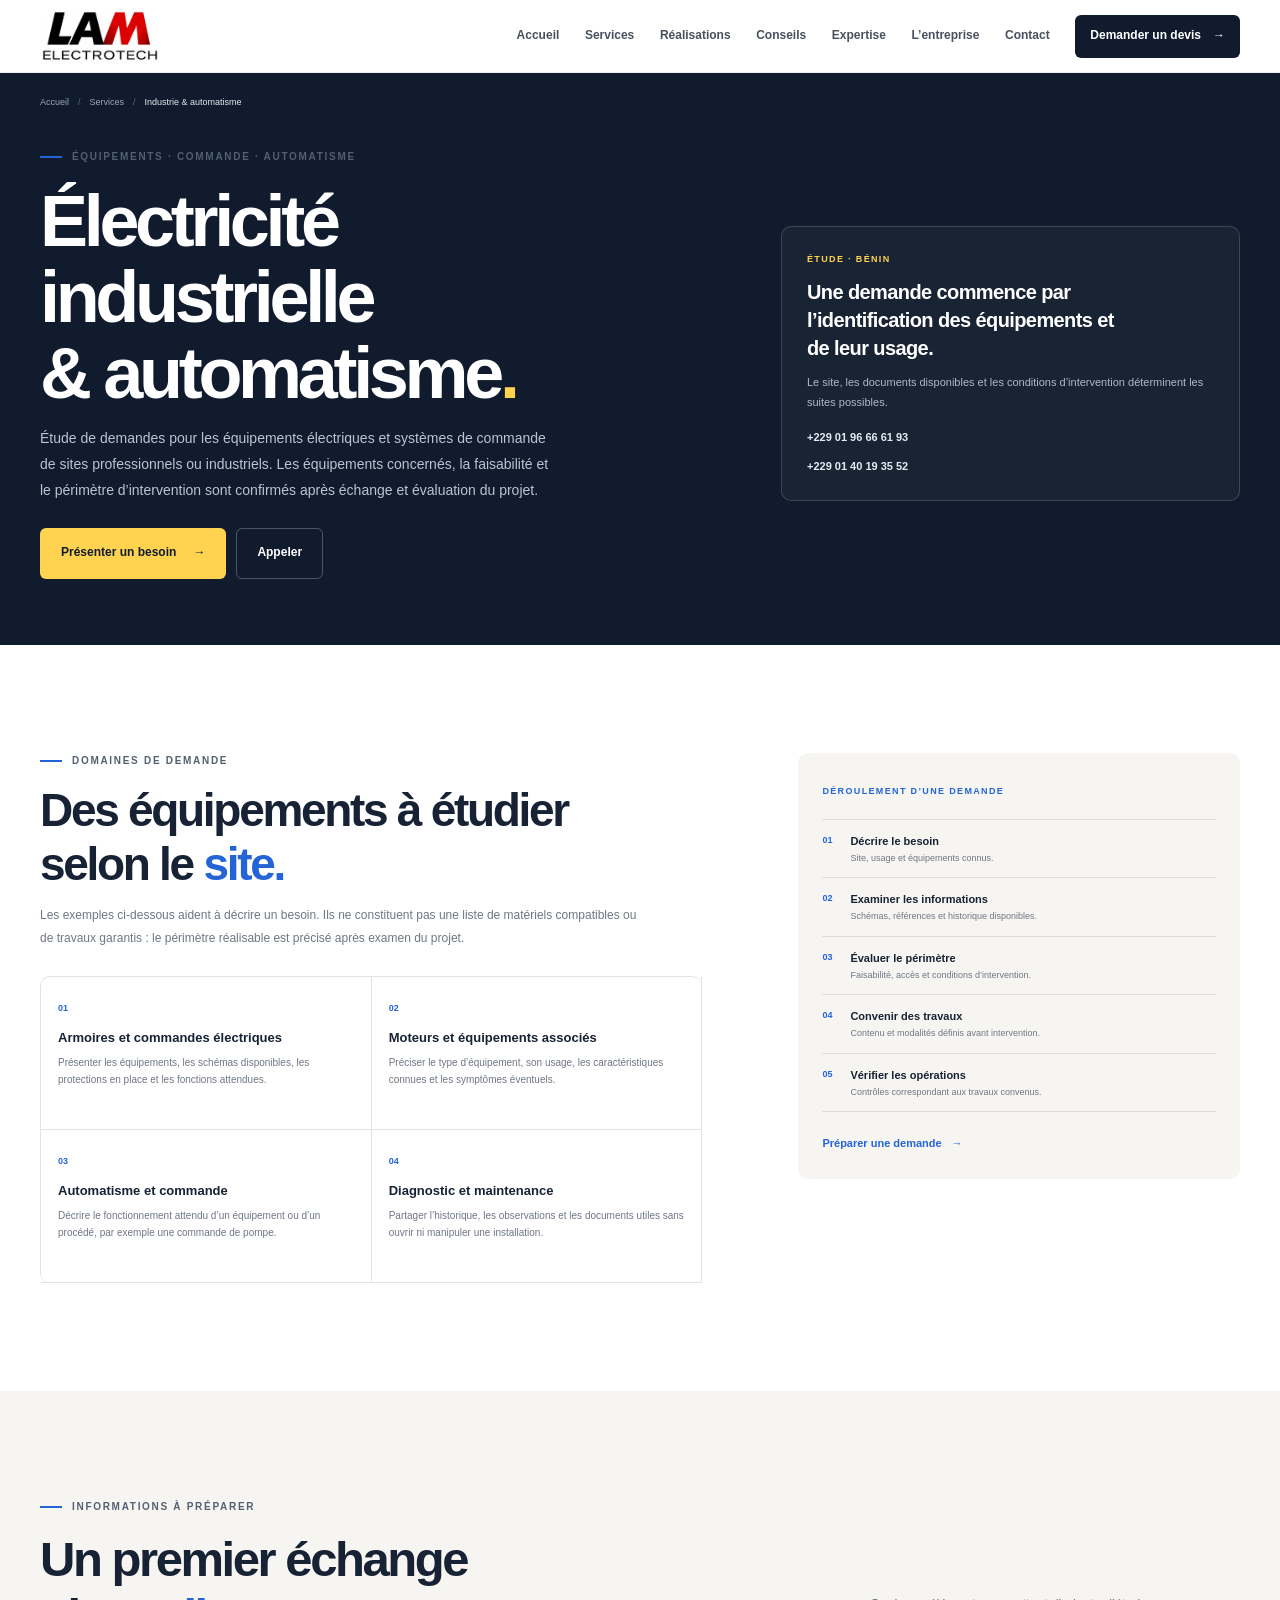
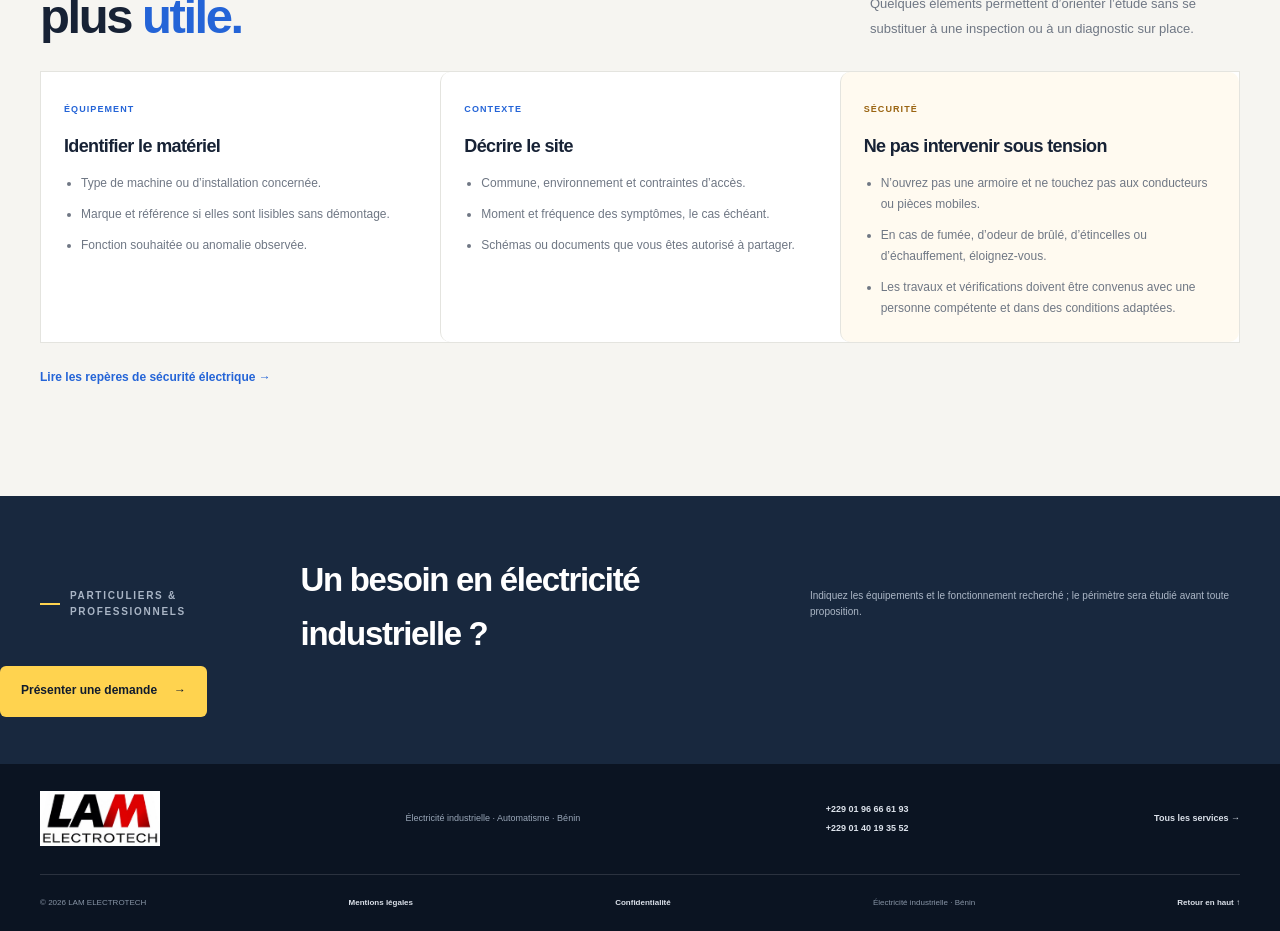
<file: industriel.html>
<!doctype html>
<html lang="fr" class="no-js">
<head>
  <meta charset="utf-8">
  <meta name="viewport" content="width=device-width, initial-scale=1">
  <meta name="theme-color" content="#101b2d">
  <meta http-equiv="Content-Security-Policy" content="default-src 'self'; script-src 'self'; style-src 'self'; img-src 'self' data:; font-src 'self'; connect-src 'self'; manifest-src 'self'; worker-src 'self'; object-src 'none'; frame-src 'none'; base-uri 'self'; form-action 'self'; upgrade-insecure-requests">
  <meta name="referrer" content="strict-origin-when-cross-origin">
  <meta name="description" content="Étude de demandes en électricité industrielle et automatisme pour sites professionnels au Bénin. Périmètre et équipements précisés après échange.">
  <meta property="og:type" content="website">
  <meta property="og:locale" content="fr_BJ">
  <meta property="og:title" content="Électricité industrielle & automatisme | LAM ELECTROTECH">
  <meta property="og:description" content="Échange et étude de besoins en équipements électriques industriels et automatisme au Bénin.">
  <meta property="og:url" content="https://lamsqo01.github.io/lam-electrotech-site/industriel.html">
  <meta property="og:image" content="https://lamsqo01.github.io/lam-electrotech-site/realisations/electricite/ensemble-cellules-electriques.jpg">
  <meta property="og:image:alt" content="Rangée de cellules électriques avec compartiments, commandes en façade et protections grillagées.">
  <meta property="og:image:type" content="image/jpeg">
  <title>Électricité industrielle & automatisme au Bénin | LAM ELECTROTECH</title>
  <link rel="canonical" href="https://lamsqo01.github.io/lam-electrotech-site/industriel.html">
  <link rel="icon" type="image/png" sizes="512x512" href="logo-icon.png">
  <link rel="apple-touch-icon" href="logo-icon.png">
  <link rel="manifest" href="manifest.webmanifest">
  <link rel="stylesheet" href="styles.css?v=20">
  <script src="script.js" defer></script>
</head>
<body>
  <a class="skip-link" href="#contenu">Aller au contenu</a>
  <header class="site-header" id="haut">
    <div class="header-inner container">
      <a class="brand" href="index.html" aria-label="LAM ELECTROTECH, accueil"><img class="brand-logo" src="logo-horizontal.png" alt="LAM ELECTROTECH"></a>
      <button class="menu-toggle" type="button" aria-expanded="false" aria-controls="main-nav" aria-label="Ouvrir le menu"><svg class="icon icon-menu" viewBox="0 0 24 24" aria-hidden="true"><path d="M4 7h16M4 12h16M4 17h16"/></svg><svg class="icon icon-close" viewBox="0 0 24 24" aria-hidden="true"><path d="m18 6-12 12M6 6l12 12"/></svg></button>
      <nav class="main-nav" id="main-nav" aria-label="Navigation principale"><a href="index.html">Accueil</a><a href="index.html#services">Services</a><a href="index.html#realisations">Réalisations</a><a href="index.html#conseils">Conseils</a><a href="index.html#expertise">Expertise</a><a href="index.html#entreprise">L’entreprise</a><a href="index.html#contact">Contact</a><a class="nav-cta" href="index.html?service=industriel#devis">Demander un devis <span>→</span></a></nav>
    </div>
  </header>
  <main id="contenu" class="detail-page">
    <section class="detail-hero">
      <div class="container">
        <nav class="breadcrumbs" aria-label="Fil d’Ariane"><a href="index.html">Accueil</a><span>/</span><a href="index.html#services">Services</a><span>/</span><span aria-current="page">Industrie & automatisme</span></nav>
        <div class="detail-hero-grid">
          <div>
            <div class="eyebrow"><span></span> ÉQUIPEMENTS · COMMANDE · AUTOMATISME</div>
            <h1>Électricité industrielle<br>& automatisme<span>.</span></h1>
            <p>Étude de demandes pour les équipements électriques et systèmes de commande de sites professionnels ou industriels. Les équipements concernés, la faisabilité et le périmètre d’intervention sont confirmés après échange et évaluation du projet.</p>
            <div class="detail-actions"><a class="button button-accent" href="index.html?service=industriel#devis">Présenter un besoin <span>→</span></a><a class="button button-outline-light" href="tel:+2290196666193">Appeler</a></div>
          </div>
          <aside class="detail-aside"><span class="aside-index">ÉTUDE · BÉNIN</span><strong>Une demande commence par l’identification des équipements et de leur usage.</strong><p>Le site, les documents disponibles et les conditions d’intervention déterminent les suites possibles.</p><a href="tel:+2290196666193">+229 01 96 66 61 93</a><a href="tel:+2290140193552">+229 01 40 19 35 52</a></aside>
        </div>
      </div>
    </section>
    <section class="detail-content section">
      <div class="container detail-content-grid">
        <div class="detail-main-copy">
          <div class="eyebrow"><span></span> DOMAINES DE DEMANDE</div>
          <h2>Des équipements à étudier<br>selon le <em>site.</em></h2>
          <p>Les exemples ci-dessous aident à décrire un besoin. Ils ne constituent pas une liste de matériels compatibles ou de travaux garantis : le périmètre réalisable est précisé après examen du projet.</p>
          <div class="detail-service-grid">
            <article><span>01</span><h3>Armoires et commandes électriques</h3><p>Présenter les équipements, les schémas disponibles, les protections en place et les fonctions attendues.</p></article>
            <article><span>02</span><h3>Moteurs et équipements associés</h3><p>Préciser le type d’équipement, son usage, les caractéristiques connues et les symptômes éventuels.</p></article>
            <article><span>03</span><h3>Automatisme et commande</h3><p>Décrire le fonctionnement attendu d’un équipement ou d’un procédé, par exemple une commande de pompe.</p></article>
            <article><span>04</span><h3>Diagnostic et maintenance</h3><p>Partager l’historique, les observations et les documents utiles sans ouvrir ni manipuler une installation.</p></article>
          </div>
        </div>
        <aside class="detail-process">
          <span class="panel-kicker">DÉROULEMENT D’UNE DEMANDE</span>
          <ol>
            <li><b>Décrire le besoin</b><small>Site, usage et équipements connus.</small></li>
            <li><b>Examiner les informations</b><small>Schémas, références et historique disponibles.</small></li>
            <li><b>Évaluer le périmètre</b><small>Faisabilité, accès et conditions d’intervention.</small></li>
            <li><b>Convenir des travaux</b><small>Contenu et modalités définis avant intervention.</small></li>
            <li><b>Vérifier les opérations</b><small>Contrôles correspondant aux travaux convenus.</small></li>
          </ol>
          <a class="text-link" href="index.html?service=industriel#devis">Préparer une demande <span>→</span></a>
        </aside>
      </div>
    </section>
    <section class="service-value-section section">
      <div class="container">
        <div class="section-heading"><div><div class="eyebrow"><span></span> INFORMATIONS À PRÉPARER</div><h2>Un premier échange<br>plus <em>utile.</em></h2></div><p>Quelques éléments permettent d’orienter l’étude sans se substituer à une inspection ou à un diagnostic sur place.</p></div>
        <div class="service-value-grid">
          <article class="service-value-card"><span class="value-label">ÉQUIPEMENT</span><h3>Identifier le matériel</h3><ul><li>Type de machine ou d’installation concernée.</li><li>Marque et référence si elles sont lisibles sans démontage.</li><li>Fonction souhaitée ou anomalie observée.</li></ul></article>
          <article class="service-value-card"><span class="value-label">CONTEXTE</span><h3>Décrire le site</h3><ul><li>Commune, environnement et contraintes d’accès.</li><li>Moment et fréquence des symptômes, le cas échéant.</li><li>Schémas ou documents que vous êtes autorisé à partager.</li></ul></article>
          <article class="service-value-card service-value-caution"><span class="value-label">SÉCURITÉ</span><h3>Ne pas intervenir sous tension</h3><ul><li>N’ouvrez pas une armoire et ne touchez pas aux conducteurs ou pièces mobiles.</li><li>En cas de fumée, d’odeur de brûlé, d’étincelles ou d’échauffement, éloignez-vous.</li><li>Les travaux et vérifications doivent être convenus avec une personne compétente et dans des conditions adaptées.</li></ul></article>
        </div>
        <a class="safety-inline-link" href="normes-securite.html">Lire les repères de sécurité électrique <span>→</span></a>
      </div>
    </section>
    <section class="detail-cta"><div class="container"><div><span class="eyebrow eyebrow-light"><span></span> PARTICULIERS & PROFESSIONNELS</div><h2>Un besoin en électricité industrielle ?</h2><p>Indiquez les équipements et le fonctionnement recherché ; le périmètre sera étudié avant toute proposition.</p></div><a class="button button-accent" href="index.html?service=industriel#devis">Présenter une demande <span>→</span></a></div></section>
  </main>
  <footer class="site-footer"><div class="container footer-simple"><a class="brand brand-footer" href="index.html"><img class="brand-logo" src="logo-horizontal.png" alt="LAM ELECTROTECH"></a><p>Électricité industrielle · Automatisme · Bénin</p><div><a href="tel:+2290196666193">+229 01 96 66 61 93</a><a href="tel:+2290140193552">+229 01 40 19 35 52</a></div><a href="index.html#services">Tous les services <span>→</span></a></div><div class="container footer-bottom"><span>© <span id="current-year">2026</span> LAM ELECTROTECH</span><a href="mentions-legales.html">Mentions légales</a><a href="politique-confidentialite.html">Confidentialité</a><span>Électricité industrielle · Bénin</span><a href="#haut">Retour en haut ↑</a></div></footer>
  <div class="mobile-quickbar" aria-label="Actions rapides"><a href="tel:+2290196666193" aria-label="Appeler LAM ELECTROTECH"><svg class="icon" viewBox="0 0 24 24" aria-hidden="true"><path d="M22 16.9v3a2 2 0 0 1-2.2 2 19.8 19.8 0 0 1-8.6-3.1 19.4 19.4 0 0 1-6-6A19.8 19.8 0 0 1 2.1 4.2 2 2 0 0 1 4.1 2h3a2 2 0 0 1 2 1.7c.1 1 .4 2 .7 2.9a2 2 0 0 1-.5 2.1L8 9.9a16 16 0 0 0 6 6l1.2-1.3a2 2 0 0 1 2.1-.5c.9.3 1.9.6 2.9.7a2 2 0 0 1 1.8 2.1Z"/></svg><span>Appeler</span></a><a href="https://wa.me/2290196666193?text=Bonjour%20LAM%20ELECTROTECH%2C%20je%20souhaite%20parler%20d%E2%80%99un%20besoin%20en%20%C3%A9lectricit%C3%A9%20industrielle%20ou%20automatisme." target="_blank" rel="noopener noreferrer" aria-label="Contacter LAM ELECTROTECH sur WhatsApp"><svg class="icon" viewBox="0 0 24 24" aria-hidden="true"><path d="M21 11.5a8.4 8.4 0 0 1-.9 3.8 8.5 8.5 0 0 1-7.6 4.7 8.4 8.4 0 0 1-3.8-.9L3 21l1.9-5.7a8.4 8.4 0 0 1-.9-3.8 8.5 8.5 0 0 1 4.7-7.6 8.4 8.4 0 0 1 3.8-.9h.5a8.5 8.5 0 0 1 8 8z"/></svg><span>WhatsApp</span></a><a class="quickbar-main" href="index.html?service=industriel#devis"><svg class="icon" viewBox="0 0 24 24" aria-hidden="true"><path d="M14 2H6a2 2 0 0 0-2 2v16a2 2 0 0 0 2 2h12a2 2 0 0 0 2-2V8z"/><path d="M14 2v6h6M8 13h8M8 17h8"/></svg><span>Devis</span></a></div>
</body>
</html>
</file>
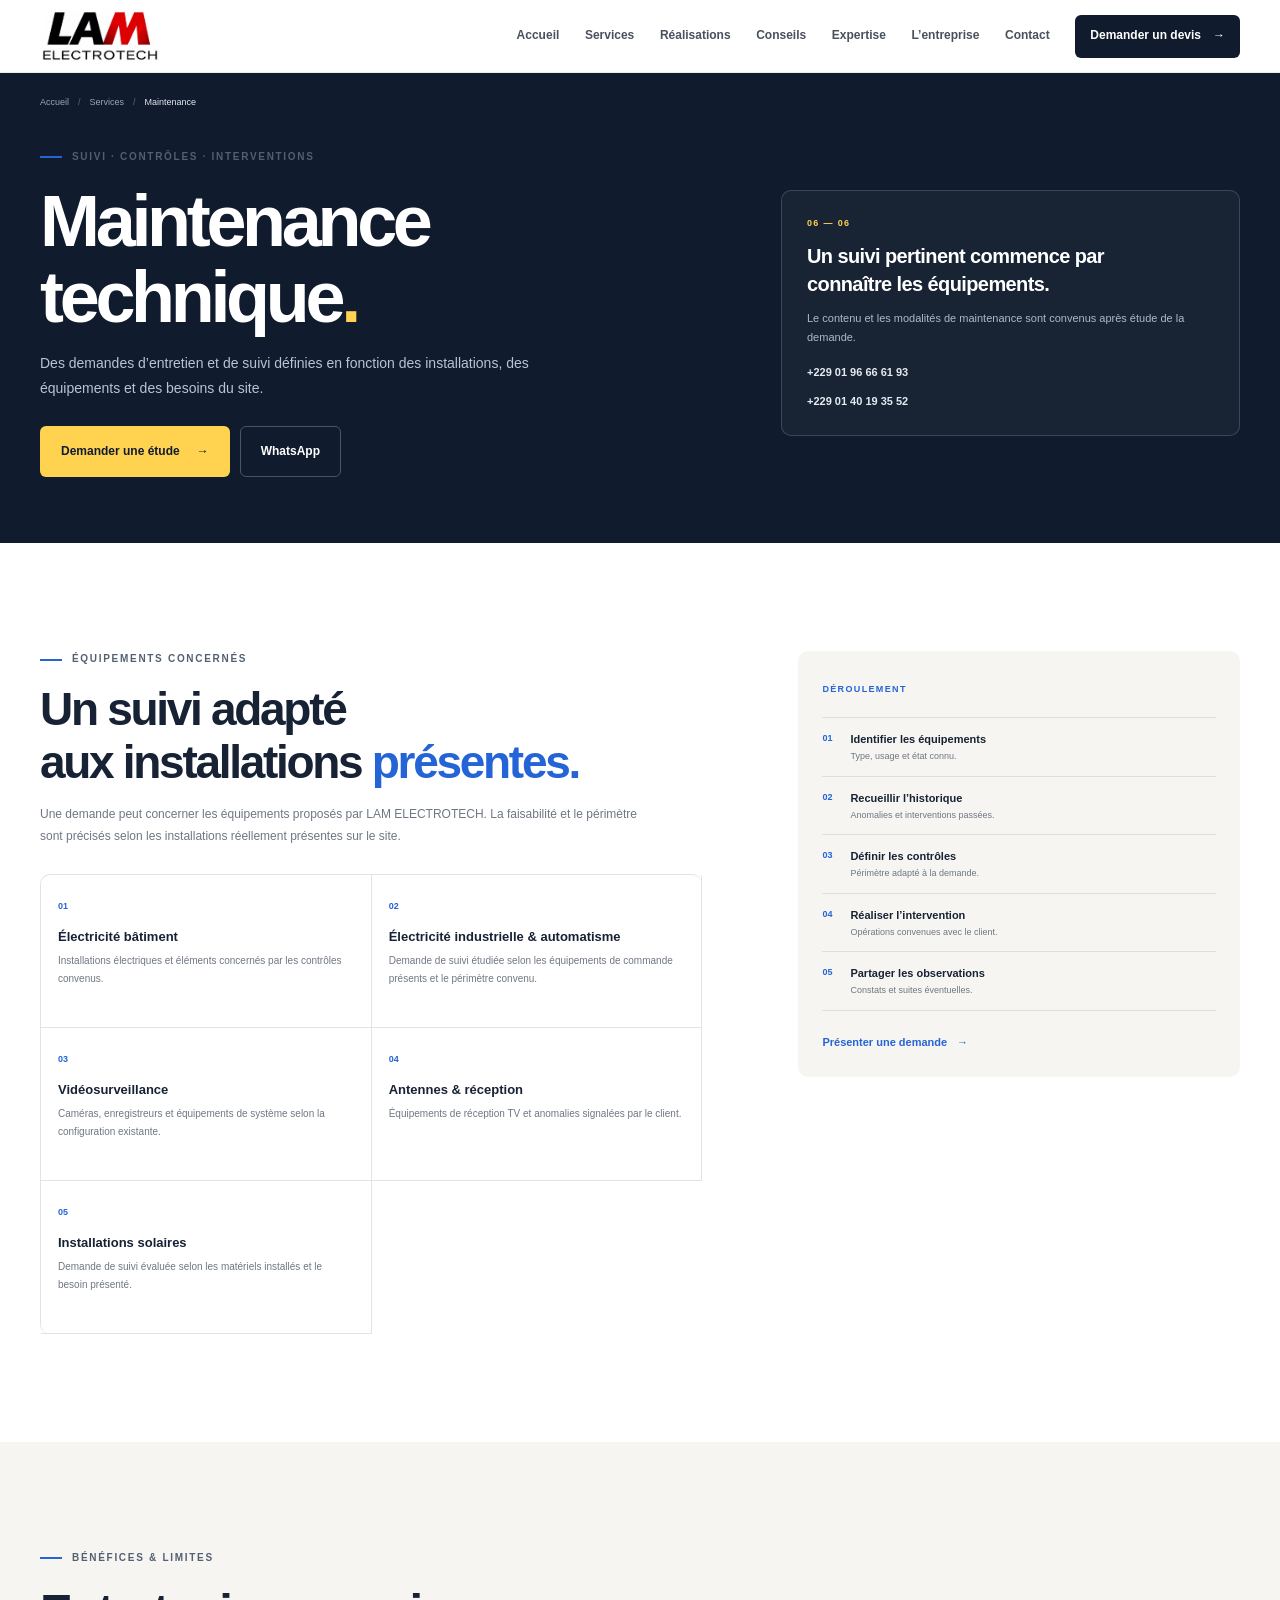
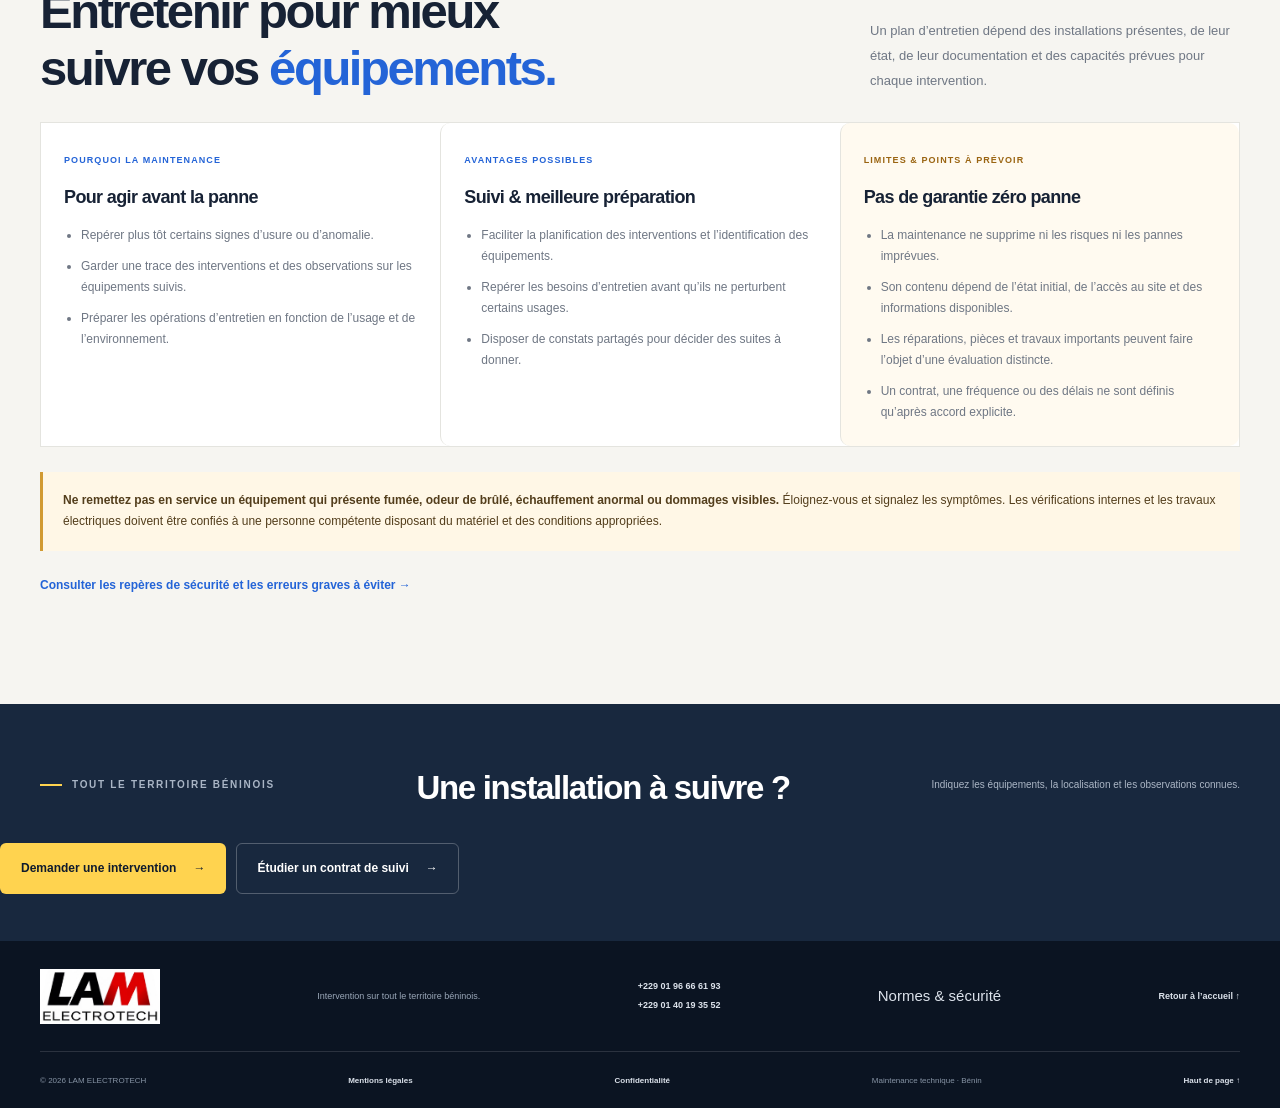
<file: maintenance.html>
<!doctype html>
<html lang="fr" class="no-js">
<head>
  <meta charset="utf-8"><meta name="viewport" content="width=device-width, initial-scale=1"><meta name="theme-color" content="#101b2d"><meta http-equiv="Content-Security-Policy" content="default-src 'self'; script-src 'self'; style-src 'self'; img-src 'self' data:; font-src 'self'; connect-src 'self'; manifest-src 'self'; worker-src 'self'; object-src 'none'; frame-src 'none'; base-uri 'self'; form-action 'self'; upgrade-insecure-requests"><meta name="referrer" content="strict-origin-when-cross-origin">
  <meta name="description" content="Maintenance d’installations électriques et d’équipements techniques définie selon le site et les besoins, partout au Bénin.">
  <title>Maintenance électrique et technique au Bénin | LAM ELECTROTECH</title>
  <link rel="canonical" href="https://lamsqo01.github.io/lam-electrotech-site/maintenance.html"><link rel="icon" type="image/png" sizes="512x512" href="logo-icon.png"><link rel="apple-touch-icon" href="logo-icon.png"><link rel="manifest" href="manifest.webmanifest"><link rel="stylesheet" href="styles.css?v=20"><script src="script.js" defer></script>
</head>
<body>
  <a class="skip-link" href="#contenu">Aller au contenu</a>
  <header class="site-header" id="haut"><div class="header-inner container"><a class="brand" href="index.html" aria-label="LAM ELECTROTECH, accueil"><img class="brand-logo" src="logo-horizontal.png" alt="LAM ELECTROTECH"></a><button class="menu-toggle" type="button" aria-expanded="false" aria-controls="main-nav" aria-label="Ouvrir le menu"><svg class="icon icon-menu" viewBox="0 0 24 24" aria-hidden="true"><path d="M4 7h16M4 12h16M4 17h16"/></svg><svg class="icon icon-close" viewBox="0 0 24 24" aria-hidden="true"><path d="m18 6-12 12M6 6l12 12"/></svg></button><nav class="main-nav" id="main-nav" aria-label="Navigation principale"><a href="index.html">Accueil</a><a href="index.html#services">Services</a><a href="index.html#realisations">Réalisations</a><a href="index.html#conseils">Conseils</a><a href="index.html#expertise">Expertise</a><a href="index.html#entreprise">L’entreprise</a><a href="index.html#contact">Contact</a><a class="nav-cta" href="index.html#devis">Demander un devis <span>→</span></a></nav></div></header>
  <main id="contenu" class="detail-page">
    <section class="detail-hero"><div class="container"><nav class="breadcrumbs" aria-label="Fil d’Ariane"><a href="index.html">Accueil</a><span>/</span><a href="index.html#services">Services</a><span>/</span><span aria-current="page">Maintenance</span></nav><div class="detail-hero-grid"><div><div class="eyebrow"><span></span> SUIVI · CONTRÔLES · INTERVENTIONS</div><h1>Maintenance<br>technique<span>.</span></h1><p>Des demandes d’entretien et de suivi définies en fonction des installations, des équipements et des besoins du site.</p><div class="detail-actions"><a class="button button-accent" href="index.html?service=maintenance#devis">Demander une étude <span>→</span></a><a class="button button-outline-light" href="https://wa.me/2290196666193?text=Bonjour%20LAM%20ELECTROTECH%2C%20je%20souhaite%20discuter%20de%20la%20maintenance%20d%E2%80%99une%20installation." target="_blank" rel="noopener noreferrer">WhatsApp</a></div></div><aside class="detail-aside"><span class="aside-index">06 — 06</span><strong>Un suivi pertinent commence par connaître les équipements.</strong><p>Le contenu et les modalités de maintenance sont convenus après étude de la demande.</p><a href="tel:+2290196666193">+229 01 96 66 61 93</a><a href="tel:+2290140193552">+229 01 40 19 35 52</a></aside></div></div></section>
    <section class="detail-content section"><div class="container detail-content-grid">    <div class="detail-main-copy"><div class="eyebrow"><span></span> ÉQUIPEMENTS CONCERNÉS</div><h2>Un suivi adapté<br>aux installations <em>présentes.</em></h2><p>Une demande peut concerner les équipements proposés par LAM ELECTROTECH. La faisabilité et le périmètre sont précisés selon les installations réellement présentes sur le site.</p><div class="detail-service-grid"><article><span>01</span><h3>Électricité bâtiment</h3><p>Installations électriques et éléments concernés par les contrôles convenus.</p></article><article><span>02</span><h3>Électricité industrielle & automatisme</h3><p>Demande de suivi étudiée selon les équipements de commande présents et le périmètre convenu.</p></article><article><span>03</span><h3>Vidéosurveillance</h3><p>Caméras, enregistreurs et équipements de système selon la configuration existante.</p></article><article><span>04</span><h3>Antennes & réception</h3><p>Équipements de réception TV et anomalies signalées par le client.</p></article><article><span>05</span><h3>Installations solaires</h3><p>Demande de suivi évaluée selon les matériels installés et le besoin présenté.</p></article></div></div><aside class="detail-process"><span class="panel-kicker">DÉROULEMENT</span><ol><li><b>Identifier les équipements</b><small>Type, usage et état connu.</small></li><li><b>Recueillir l’historique</b><small>Anomalies et interventions passées.</small></li><li><b>Définir les contrôles</b><small>Périmètre adapté à la demande.</small></li><li><b>Réaliser l’intervention</b><small>Opérations convenues avec le client.</small></li><li><b>Partager les observations</b><small>Constats et suites éventuelles.</small></li></ol><a class="text-link" href="index.html#devis">Présenter une demande <span>→</span></a></aside></div></section>
    <section class="service-value-section section"><div class="container"><div class="section-heading"><div><div class="eyebrow"><span></span> BÉNÉFICES & LIMITES</div><h2>Entretenir pour mieux<br>suivre vos <em>équipements.</em></h2></div><p>Un plan d’entretien dépend des installations présentes, de leur état, de leur documentation et des capacités prévues pour chaque intervention.</p></div><div class="service-value-grid"><article class="service-value-card"><span class="value-label">POURQUOI LA MAINTENANCE</span><h3>Pour agir avant la panne</h3><ul><li>Repérer plus tôt certains signes d’usure ou d’anomalie.</li><li>Garder une trace des interventions et des observations sur les équipements suivis.</li><li>Préparer les opérations d’entretien en fonction de l’usage et de l’environnement.</li></ul></article><article class="service-value-card"><span class="value-label">AVANTAGES POSSIBLES</span><h3>Suivi & meilleure préparation</h3><ul><li>Faciliter la planification des interventions et l’identification des équipements.</li><li>Repérer les besoins d’entretien avant qu’ils ne perturbent certains usages.</li><li>Disposer de constats partagés pour décider des suites à donner.</li></ul></article><article class="service-value-card service-value-caution"><span class="value-label">LIMITES & POINTS À PRÉVOIR</span><h3>Pas de garantie zéro panne</h3><ul><li>La maintenance ne supprime ni les risques ni les pannes imprévues.</li><li>Son contenu dépend de l’état initial, de l’accès au site et des informations disponibles.</li><li>Les réparations, pièces et travaux importants peuvent faire l’objet d’une évaluation distincte.</li><li>Un contrat, une fréquence ou des délais ne sont définis qu’après accord explicite.</li></ul></article></div><div class="safety-callout"><b>Ne remettez pas en service un équipement qui présente fumée, odeur de brûlé, échauffement anormal ou dommages visibles.</b> Éloignez-vous et signalez les symptômes. Les vérifications internes et les travaux électriques doivent être confiés à une personne compétente disposant du matériel et des conditions appropriées.</div><a class="safety-inline-link" href="normes-securite.html">Consulter les repères de sécurité et les erreurs graves à éviter <span>→</span></a></div></section>
    <section class="detail-cta"><div class="container"><div><span class="eyebrow eyebrow-light"><span></span> TOUT LE TERRITOIRE BÉNINOIS</div><h2>Une installation à suivre ?</h2><p>Indiquez les équipements, la localisation et les observations connues.</p></div><div class="detail-actions"><a class="button button-accent" href="index.html?service=maintenance#devis">Demander une intervention <span>→</span></a><a class="button button-outline-light" href="index.html?service=contrat-maintenance#devis">Étudier un contrat de suivi <span>→</span></a></div></div></section>
  </main>
  <footer class="site-footer"><div class="container footer-simple"><a class="brand brand-footer" href="index.html"><img class="brand-logo" src="logo-horizontal.png" alt="LAM ELECTROTECH"></a><p>Intervention sur tout le territoire béninois.</p><div><a href="tel:+2290196666193">+229 01 96 66 61 93</a><a href="tel:+2290140193552">+229 01 40 19 35 52</a></div><a href="normes-securite.html">Normes & sécurité</a><a href="index.html">Retour à l’accueil ↑</a></div><div class="container footer-bottom"><span>© <span id="current-year">2026</span> LAM ELECTROTECH</span><a href="mentions-legales.html">Mentions légales</a><a href="politique-confidentialite.html">Confidentialité</a><span>Maintenance technique · Bénin</span><a href="#haut">Haut de page ↑</a></div></footer>
  <div class="mobile-quickbar" aria-label="Actions rapides"><a href="tel:+2290196666193"><svg class="icon" viewBox="0 0 24 24" aria-hidden="true"><path d="M22 16.9v3a2 2 0 0 1-2.2 2 19.8 19.8 0 0 1-8.6-3.1 19.4 19.4 0 0 1-6-6A19.8 19.8 0 0 1 2.1 4.2 2 2 0 0 1 4.1 2h3a2 2 0 0 1 2 1.7c.1 1 .4 2 .7 2.9a2 2 0 0 1-.5 2.1L8 9.9a16 16 0 0 0 6 6l1.2-1.3a2 2 0 0 1 2.1-.5c.9.3 1.9.6 2.9.7a2 2 0 0 1 1.8 2.1Z"/></svg><span>Appeler</span></a><a href="https://wa.me/2290196666193?text=Bonjour%20LAM%20ELECTROTECH%2C%20je%20souhaite%20vous%20contacter." target="_blank" rel="noopener noreferrer"><svg class="icon" viewBox="0 0 24 24" aria-hidden="true"><path d="M21 11.5a8.4 8.4 0 0 1-.9 3.8 8.5 8.5 0 0 1-7.6 4.7 8.4 8.4 0 0 1-3.8-.9L3 21l1.9-5.7a8.4 8.4 0 0 1-.9-3.8 8.5 8.5 0 0 1 4.7-7.6 8.4 8.4 0 0 1 3.8-.9h.5a8.5 8.5 0 0 1 8 8z"/></svg><span>WhatsApp</span></a><a class="quickbar-main" href="index.html#devis"><svg class="icon" viewBox="0 0 24 24" aria-hidden="true"><path d="M14 2H6a2 2 0 0 0-2 2v16a2 2 0 0 0 2 2h12a2 2 0 0 0 2-2V8z"/><path d="M14 2v6h6M8 13h8M8 17h8"/></svg><span>Devis</span></a></div>
</body></html>
</file>
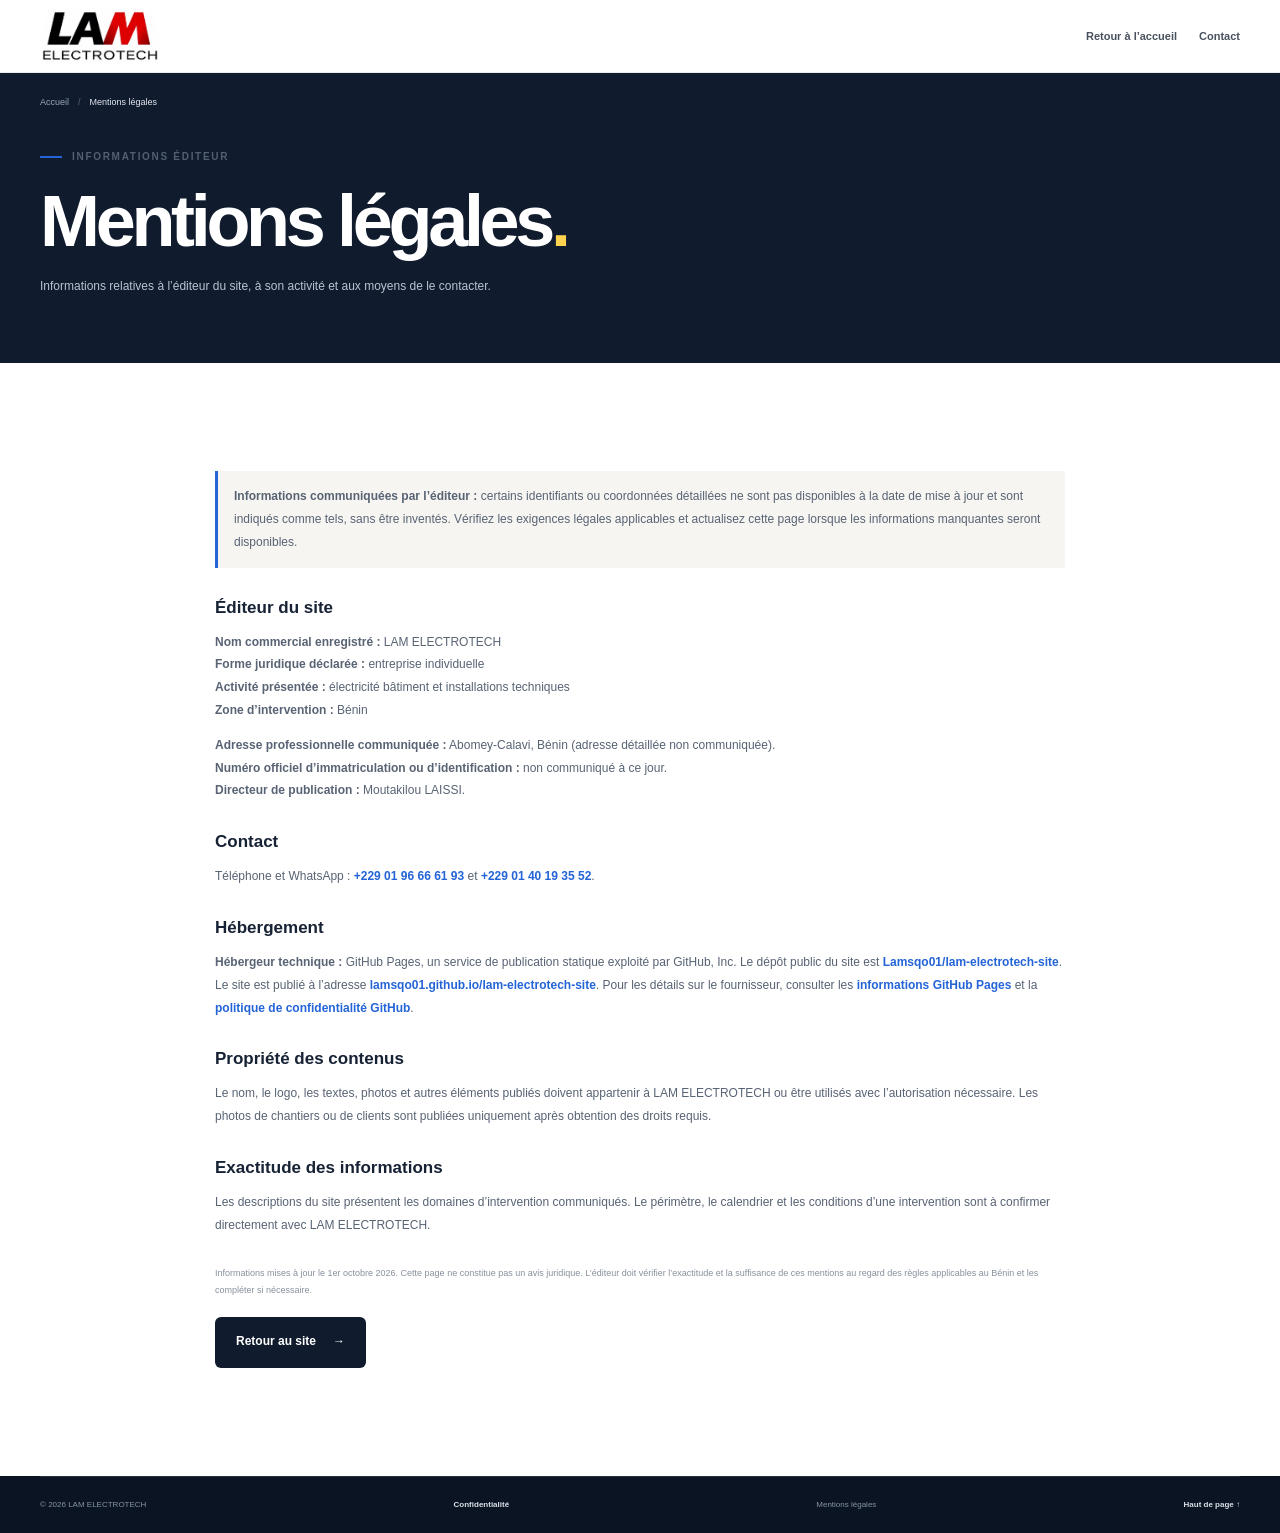
<file: mentions-legales.html>
<!doctype html>
<html lang="fr" class="no-js">
<head>
  <meta charset="utf-8"><meta name="viewport" content="width=device-width, initial-scale=1"><meta name="theme-color" content="#101b2d"><meta http-equiv="Content-Security-Policy" content="default-src 'self'; script-src 'self'; style-src 'self'; img-src 'self' data:; font-src 'self'; connect-src 'self'; manifest-src 'self'; worker-src 'self'; object-src 'none'; frame-src 'none'; base-uri 'self'; form-action 'self'; upgrade-insecure-requests"><meta name="referrer" content="strict-origin-when-cross-origin">
  <meta name="description" content="Informations d’édition et de contact du site LAM ELECTROTECH.">
  <title>Mentions légales | LAM ELECTROTECH</title>
  <link rel="canonical" href="https://lamsqo01.github.io/lam-electrotech-site/mentions-legales.html"><link rel="icon" type="image/png" sizes="512x512" href="logo-icon.png"><link rel="apple-touch-icon" href="logo-icon.png"><link rel="manifest" href="manifest.webmanifest"><link rel="stylesheet" href="styles.css?v=20"><script src="script.js" defer></script>
</head>
<body>
  <a class="skip-link" href="#contenu">Aller au contenu</a>
  <header class="site-header" id="haut"><div class="header-inner container"><a class="brand" href="index.html" aria-label="LAM ELECTROTECH, accueil"><img class="brand-logo" src="logo-horizontal.png" alt="LAM ELECTROTECH"></a><nav class="main-nav privacy-nav" aria-label="Navigation principale"><a href="index.html">Retour à l’accueil</a><a href="index.html#contact">Contact</a></nav></div></header>
  <main id="contenu" class="privacy-page">
    <section class="detail-hero privacy-hero"><div class="container"><nav class="breadcrumbs" aria-label="Fil d’Ariane"><a href="index.html">Accueil</a><span>/</span><span aria-current="page">Mentions légales</span></nav><div class="eyebrow"><span></span> INFORMATIONS ÉDITEUR</div><h1>Mentions légales<span>.</span></h1><p>Informations relatives à l’éditeur du site, à son activité et aux moyens de le contacter.</p></div></section>
    <article class="container privacy-copy section">
      <p class="privacy-notice"><b>Informations communiquées par l’éditeur :</b> certains identifiants ou coordonnées détaillées ne sont pas disponibles à la date de mise à jour et sont indiqués comme tels, sans être inventés. Vérifiez les exigences légales applicables et actualisez cette page lorsque les informations manquantes seront disponibles.</p>
      <h2>Éditeur du site</h2>
      <p><b>Nom commercial enregistré :</b> LAM ELECTROTECH<br><b>Forme juridique déclarée :</b> entreprise individuelle<br><b>Activité présentée :</b> électricité bâtiment et installations techniques<br><b>Zone d’intervention :</b> Bénin</p>
      <p><b>Adresse professionnelle communiquée :</b> Abomey-Calavi, Bénin (adresse détaillée non communiquée).<br><b>Numéro officiel d’immatriculation ou d’identification :</b> non communiqué à ce jour.<br><b>Directeur de publication :</b> Moutakilou LAISSI.</p>
      <h2>Contact</h2>
      <p>Téléphone et WhatsApp : <a href="tel:+2290196666193">+229 01 96 66 61 93</a> et <a href="tel:+2290140193552">+229 01 40 19 35 52</a>.</p>
      <h2>Hébergement</h2>
      <p><b>Hébergeur technique :</b> GitHub Pages, un service de publication statique exploité par GitHub, Inc. Le dépôt public du site est <a href="https://github.com/Lamsqo01/lam-electrotech-site" target="_blank" rel="noopener noreferrer">Lamsqo01/lam-electrotech-site</a>. Le site est publié à l’adresse <a href="https://lamsqo01.github.io/lam-electrotech-site/" target="_blank" rel="noopener noreferrer">lamsqo01.github.io/lam-electrotech-site</a>. Pour les détails sur le fournisseur, consulter les <a href="https://docs.github.com/en/pages/getting-started-with-github-pages/about-github-pages" target="_blank" rel="noopener noreferrer">informations GitHub Pages</a> et la <a href="https://docs.github.com/en/site-policy/privacy-policies/github-privacy-statement" target="_blank" rel="noopener noreferrer">politique de confidentialité GitHub</a>.</p>
      <h2>Propriété des contenus</h2>
      <p>Le nom, le logo, les textes, photos et autres éléments publiés doivent appartenir à LAM ELECTROTECH ou être utilisés avec l’autorisation nécessaire. Les photos de chantiers ou de clients sont publiées uniquement après obtention des droits requis.</p>
      <h2>Exactitude des informations</h2>
      <p>Les descriptions du site présentent les domaines d’intervention communiqués. Le périmètre, le calendrier et les conditions d’une intervention sont à confirmer directement avec LAM ELECTROTECH.</p>
      <p class="privacy-updated">Informations mises à jour le 1er octobre 2026. Cette page ne constitue pas un avis juridique. L’éditeur doit vérifier l’exactitude et la suffisance de ces mentions au regard des règles applicables au Bénin et les compléter si nécessaire.</p>
      <a class="button button-dark" href="index.html">Retour au site <span>→</span></a>
    </article>
  </main>
  <footer class="site-footer"><div class="container footer-bottom"><span>© <span id="current-year">2026</span> LAM ELECTROTECH</span><a href="politique-confidentialite.html">Confidentialité</a><span>Mentions légales</span><a href="#haut">Haut de page ↑</a></div></footer>
</body>
</html>
</file>
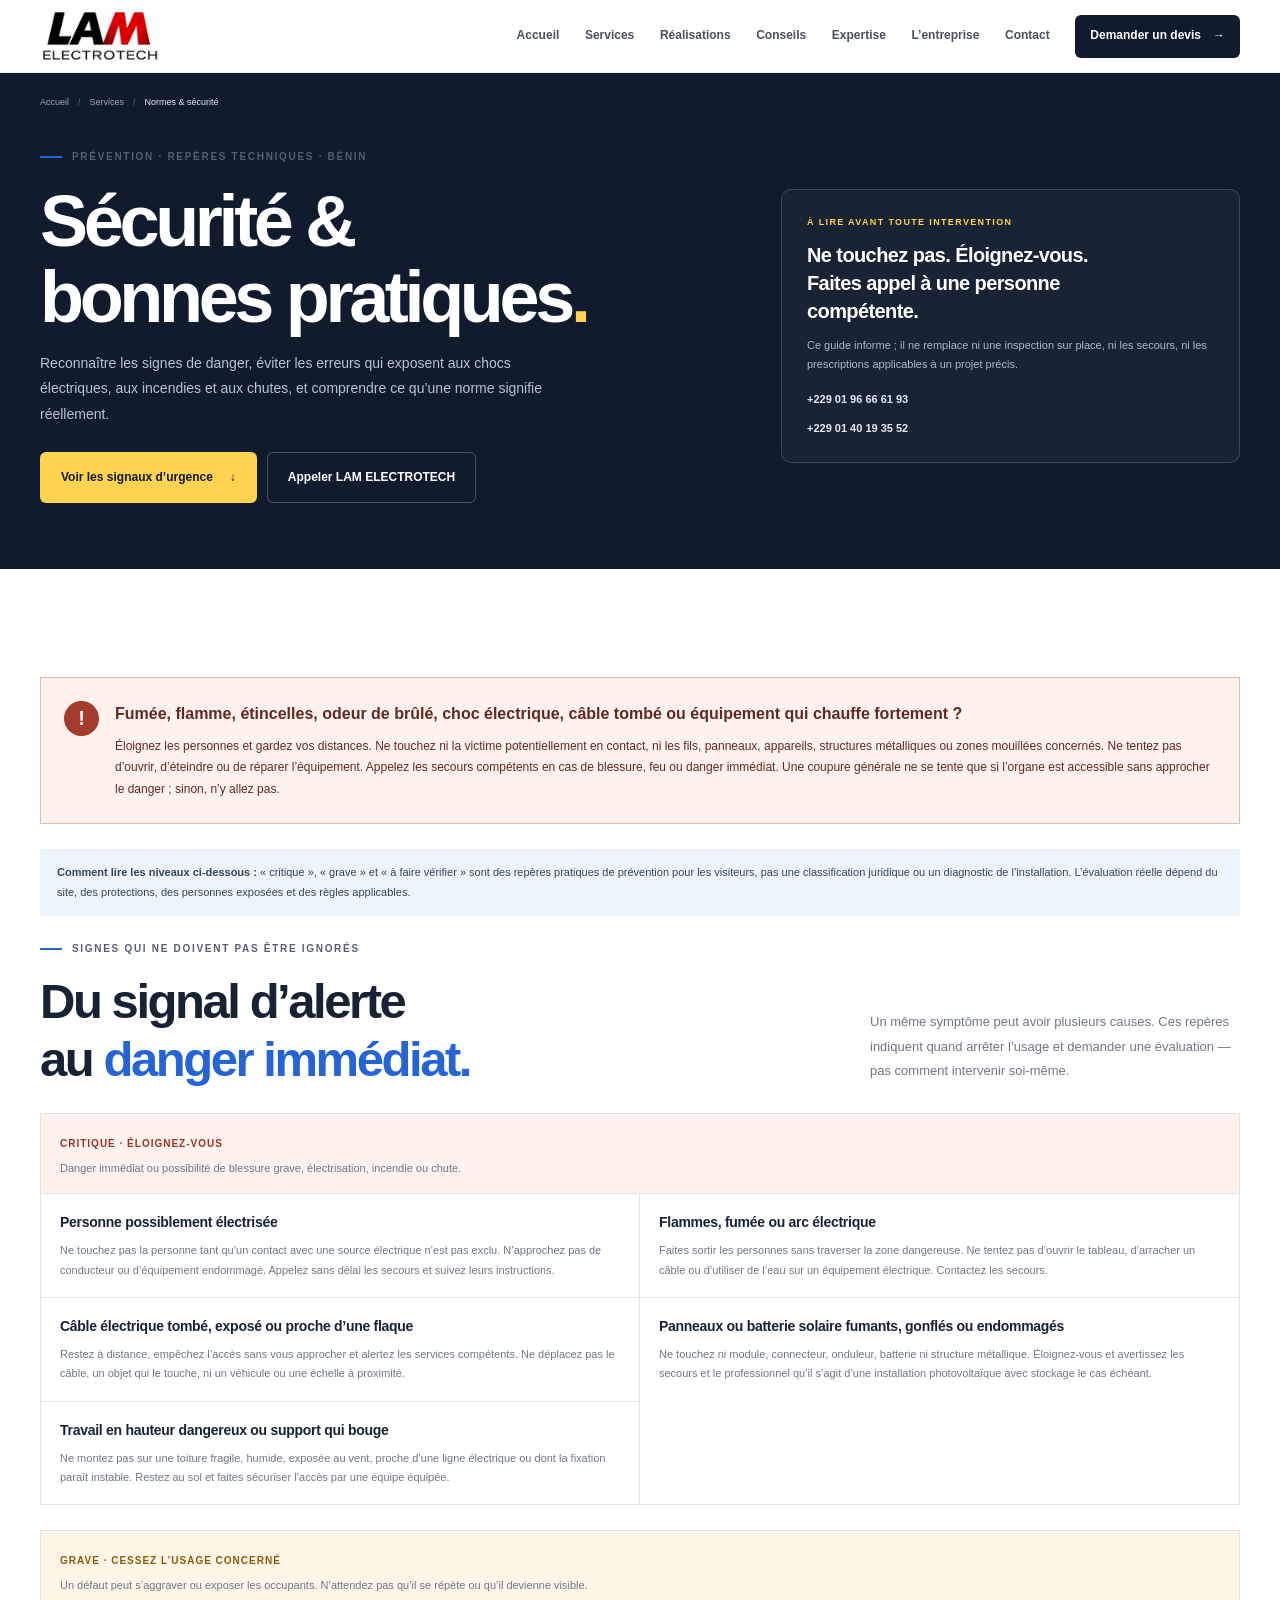
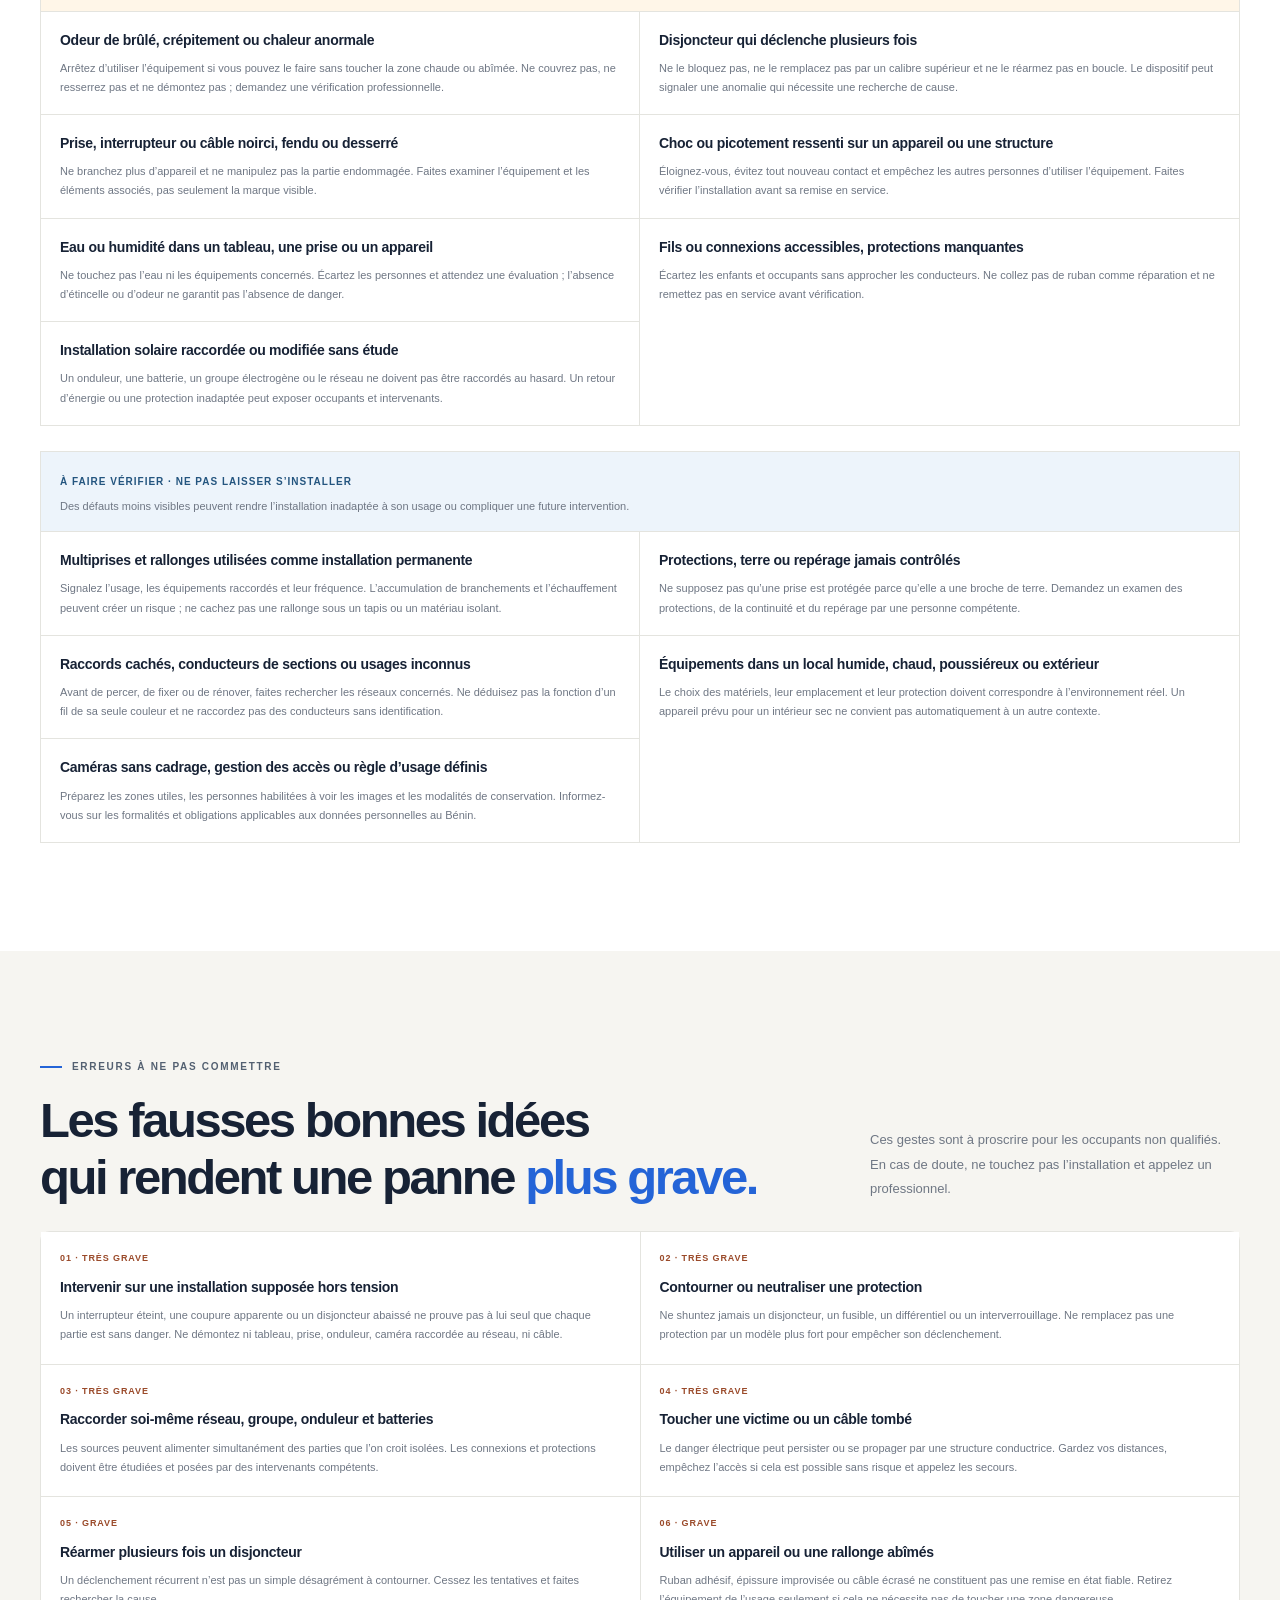
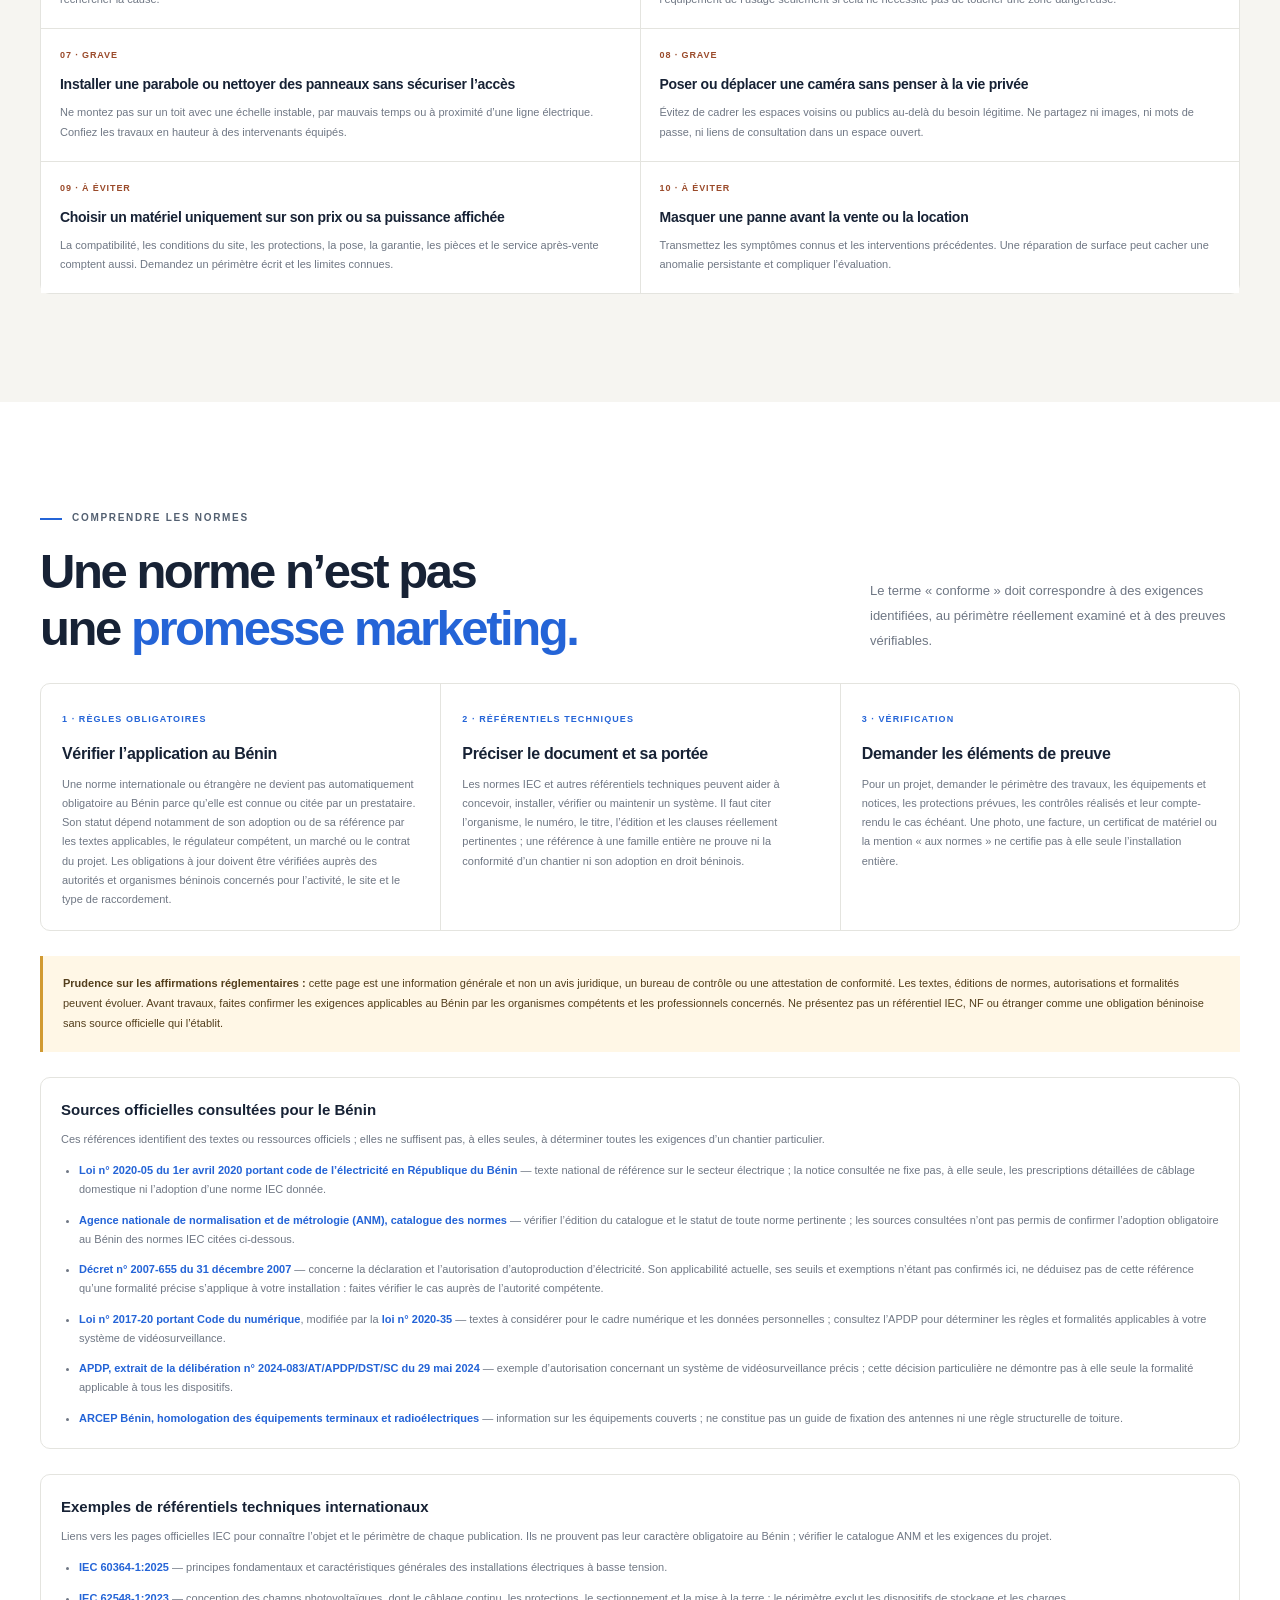
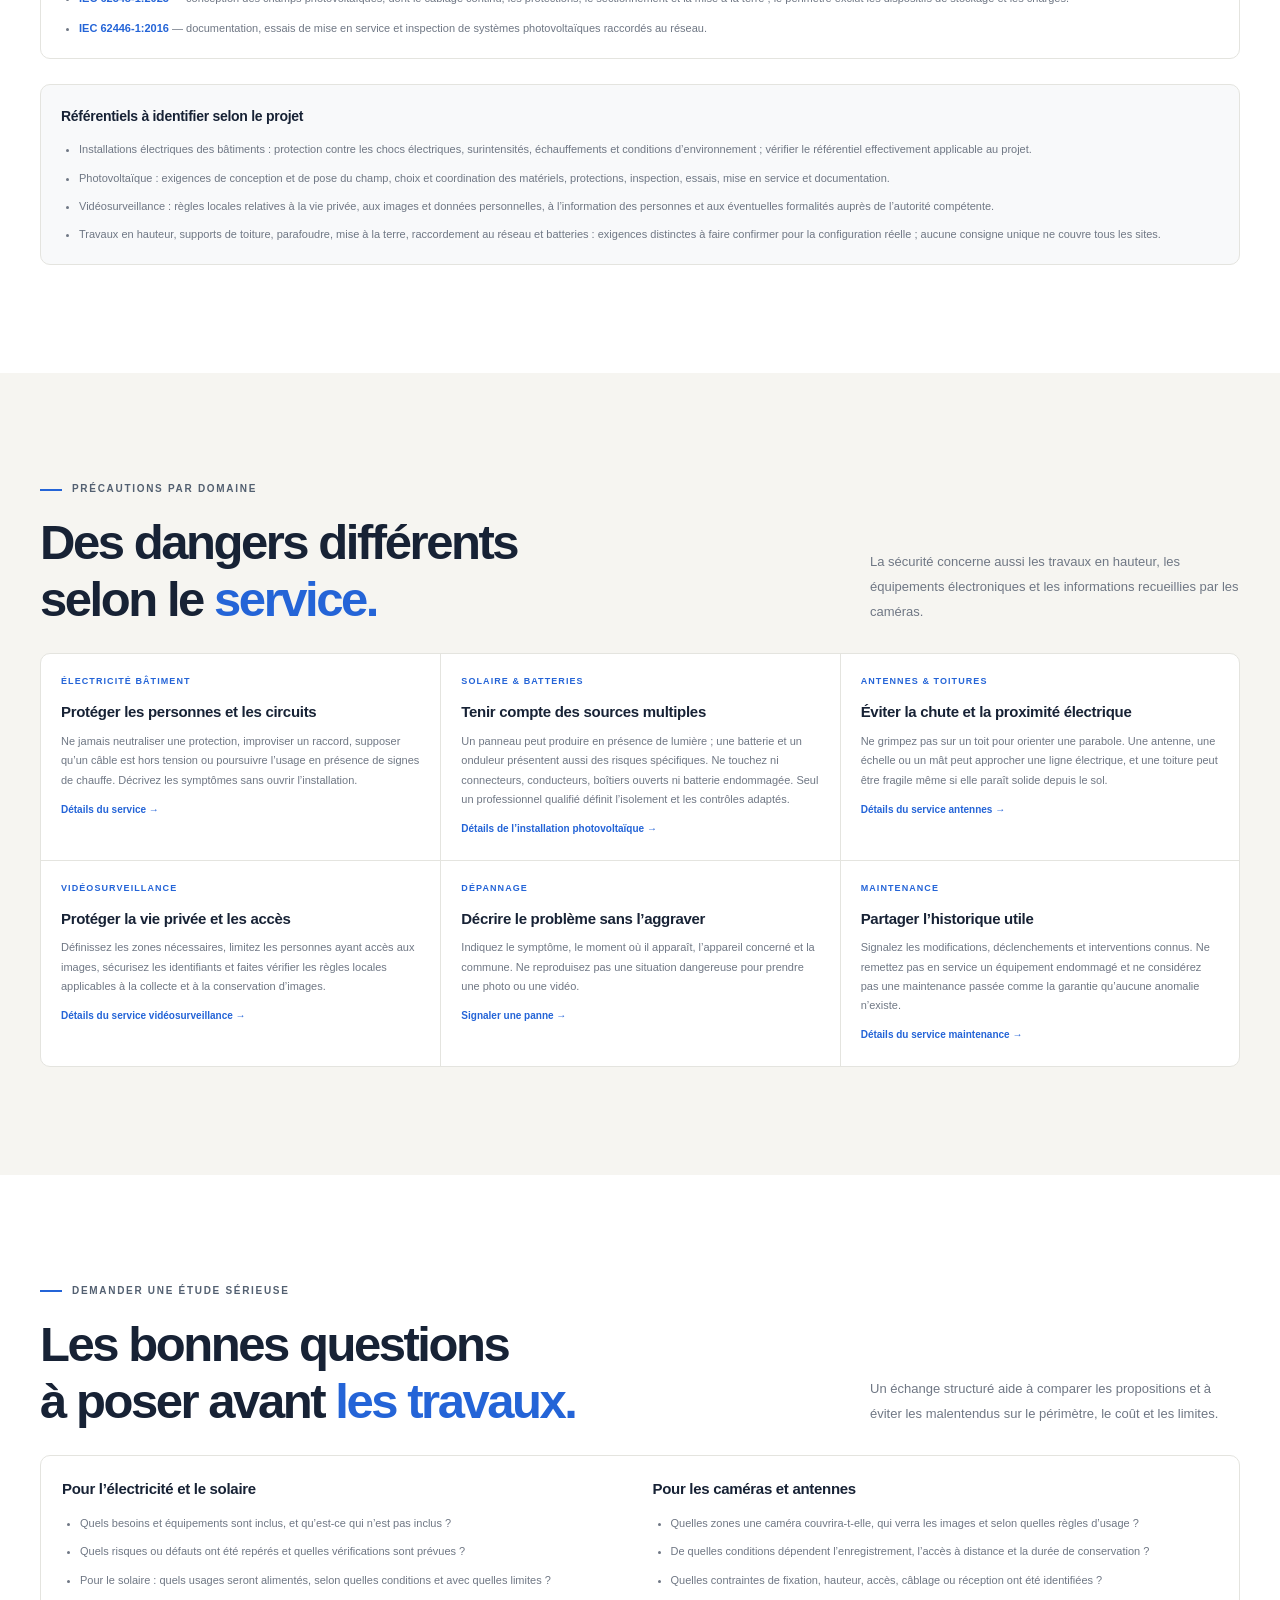
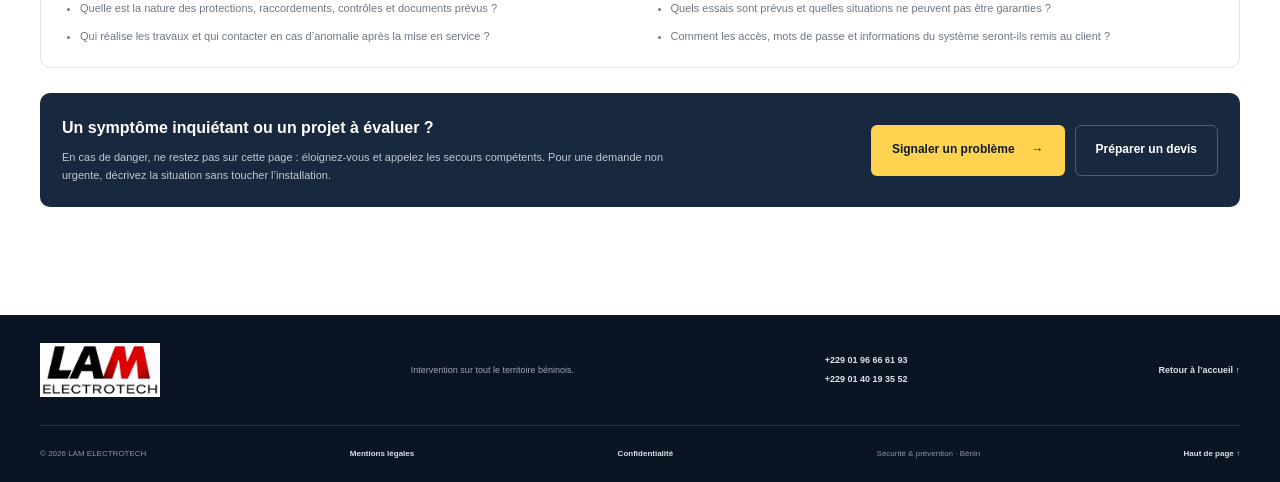
<file: normes-securite.html>
<!doctype html>
<html lang="fr" class="no-js">
<head>
  <meta charset="utf-8"><meta name="viewport" content="width=device-width, initial-scale=1"><meta name="theme-color" content="#101b2d"><meta http-equiv="Content-Security-Policy" content="default-src 'self'; script-src 'self'; style-src 'self'; img-src 'self' data:; font-src 'self'; connect-src 'self'; manifest-src 'self'; worker-src 'self'; object-src 'none'; frame-src 'none'; base-uri 'self'; form-action 'self'; upgrade-insecure-requests"><meta name="referrer" content="strict-origin-when-cross-origin">
  <meta name="description" content="Guide de sécurité pour installations électriques, panneaux photovoltaïques, vidéosurveillance et antennes : erreurs critiques, limites des normes et conduite prudente au Bénin.">
  <title>Sécurité électrique, solaire et bonnes pratiques | LAM ELECTROTECH</title>
  <link rel="canonical" href="https://lamsqo01.github.io/lam-electrotech-site/normes-securite.html"><link rel="icon" type="image/png" sizes="512x512" href="logo-icon.png"><link rel="apple-touch-icon" href="logo-icon.png"><link rel="manifest" href="manifest.webmanifest"><link rel="stylesheet" href="styles.css?v=20"><script src="script.js" defer></script>
</head>
<body>
  <a class="skip-link" href="#contenu">Aller au contenu</a>
  <header class="site-header" id="haut"><div class="header-inner container"><a class="brand" href="index.html" aria-label="LAM ELECTROTECH, accueil"><img class="brand-logo" src="logo-horizontal.png" alt="LAM ELECTROTECH"></a><button class="menu-toggle" type="button" aria-expanded="false" aria-controls="main-nav" aria-label="Ouvrir le menu"><svg class="icon icon-menu" viewBox="0 0 24 24" aria-hidden="true"><path d="M4 7h16M4 12h16M4 17h16"/></svg><svg class="icon icon-close" viewBox="0 0 24 24" aria-hidden="true"><path d="m18 6-12 12M6 6l12 12"/></svg></button><nav class="main-nav" id="main-nav" aria-label="Navigation principale"><a href="index.html">Accueil</a><a href="index.html#services">Services</a><a href="index.html#realisations">Réalisations</a><a href="index.html#conseils">Conseils</a><a href="index.html#expertise">Expertise</a><a href="index.html#entreprise">L’entreprise</a><a href="index.html#contact">Contact</a><a class="nav-cta" href="index.html#devis">Demander un devis <span>→</span></a></nav></div></header>
  <main id="contenu" class="detail-page">
    <section class="detail-hero"><div class="container"><nav class="breadcrumbs" aria-label="Fil d’Ariane"><a href="index.html">Accueil</a><span>/</span><a href="index.html#services">Services</a><span>/</span><span aria-current="page">Normes & sécurité</span></nav><div class="detail-hero-grid"><div><div class="eyebrow"><span></span> PRÉVENTION · REPÈRES TECHNIQUES · BÉNIN</div><h1>Sécurité &<br>bonnes pratiques<span>.</span></h1><p>Reconnaître les signes de danger, éviter les erreurs qui exposent aux chocs électriques, aux incendies et aux chutes, et comprendre ce qu’une norme signifie réellement.</p><div class="detail-actions"><a class="button button-accent" href="#signaux-urgence">Voir les signaux d’urgence <span>↓</span></a><a class="button button-outline-light" href="tel:+2290196666193">Appeler LAM ELECTROTECH</a></div></div><aside class="detail-aside"><span class="aside-index">À LIRE AVANT TOUTE INTERVENTION</span><strong>Ne touchez pas. Éloignez-vous. Faites appel à une personne compétente.</strong><p>Ce guide informe ; il ne remplace ni une inspection sur place, ni les secours, ni les prescriptions applicables à un projet précis.</p><a href="tel:+2290196666193">+229 01 96 66 61 93</a><a href="tel:+2290140193552">+229 01 40 19 35 52</a></aside></div></div></section>

    <section class="section safety-guide-section" id="signaux-urgence"><div class="container">
      <div class="safety-emergency"><span class="warning-symbol">!</span><div><b>Fumée, flamme, étincelles, odeur de brûlé, choc électrique, câble tombé ou équipement qui chauffe fortement ?</b><p>Éloignez les personnes et gardez vos distances. Ne touchez ni la victime potentiellement en contact, ni les fils, panneaux, appareils, structures métalliques ou zones mouillées concernés. Ne tentez pas d’ouvrir, d’éteindre ou de réparer l’équipement. Appelez les secours compétents en cas de blessure, feu ou danger immédiat. Une coupure générale ne se tente que si l’organe est accessible sans approcher le danger ; sinon, n’y allez pas.</p></div></div>
      <p class="safety-editorial-note"><b>Comment lire les niveaux ci-dessous :</b> « critique », « grave » et « à faire vérifier » sont des repères pratiques de prévention pour les visiteurs, pas une classification juridique ou un diagnostic de l’installation. L’évaluation réelle dépend du site, des protections, des personnes exposées et des règles applicables.</p>
      <div class="section-heading"><div><div class="eyebrow"><span></span> SIGNES QUI NE DOIVENT PAS ÊTRE IGNORÉS</div><h2>Du signal d’alerte<br>au <em>danger immédiat.</em></h2></div><p>Un même symptôme peut avoir plusieurs causes. Ces repères indiquent quand arrêter l’usage et demander une évaluation — pas comment intervenir soi-même.</p></div>
      <div class="hazard-level hazard-critical"><div class="hazard-level-heading"><span>CRITIQUE · ÉLOIGNEZ-VOUS</span><p>Danger immédiat ou possibilité de blessure grave, électrisation, incendie ou chute.</p></div><div class="hazard-list">
        <article><h3>Personne possiblement électrisée</h3><p>Ne touchez pas la personne tant qu’un contact avec une source électrique n’est pas exclu. N’approchez pas de conducteur ou d’équipement endommagé. Appelez sans délai les secours et suivez leurs instructions.</p></article>
        <article><h3>Flammes, fumée ou arc électrique</h3><p>Faites sortir les personnes sans traverser la zone dangereuse. Ne tentez pas d’ouvrir le tableau, d’arracher un câble ou d’utiliser de l’eau sur un équipement électrique. Contactez les secours.</p></article>
        <article><h3>Câble électrique tombé, exposé ou proche d’une flaque</h3><p>Restez à distance, empêchez l’accès sans vous approcher et alertez les services compétents. Ne déplacez pas le câble, un objet qui le touche, ni un véhicule ou une échelle à proximité.</p></article>
        <article><h3>Panneaux ou batterie solaire fumants, gonflés ou endommagés</h3><p>Ne touchez ni module, connecteur, onduleur, batterie ni structure métallique. Éloignez-vous et avertissez les secours et le professionnel qu’il s’agit d’une installation photovoltaïque avec stockage le cas échéant.</p></article>
        <article><h3>Travail en hauteur dangereux ou support qui bouge</h3><p>Ne montez pas sur une toiture fragile, humide, exposée au vent, proche d’une ligne électrique ou dont la fixation paraît instable. Restez au sol et faites sécuriser l’accès par une équipe équipée.</p></article>
      </div></div>
      <div class="hazard-level hazard-serious"><div class="hazard-level-heading"><span>GRAVE · CESSEZ L’USAGE CONCERNÉ</span><p>Un défaut peut s’aggraver ou exposer les occupants. N’attendez pas qu’il se répète ou qu’il devienne visible.</p></div><div class="hazard-list">
        <article><h3>Odeur de brûlé, crépitement ou chaleur anormale</h3><p>Arrêtez d’utiliser l’équipement si vous pouvez le faire sans toucher la zone chaude ou abîmée. Ne couvrez pas, ne resserrez pas et ne démontez pas ; demandez une vérification professionnelle.</p></article>
        <article><h3>Disjoncteur qui déclenche plusieurs fois</h3><p>Ne le bloquez pas, ne le remplacez pas par un calibre supérieur et ne le réarmez pas en boucle. Le dispositif peut signaler une anomalie qui nécessite une recherche de cause.</p></article>
        <article><h3>Prise, interrupteur ou câble noirci, fendu ou desserré</h3><p>Ne branchez plus d’appareil et ne manipulez pas la partie endommagée. Faites examiner l’équipement et les éléments associés, pas seulement la marque visible.</p></article>
        <article><h3>Choc ou picotement ressenti sur un appareil ou une structure</h3><p>Éloignez-vous, évitez tout nouveau contact et empêchez les autres personnes d’utiliser l’équipement. Faites vérifier l’installation avant sa remise en service.</p></article>
        <article><h3>Eau ou humidité dans un tableau, une prise ou un appareil</h3><p>Ne touchez pas l’eau ni les équipements concernés. Écartez les personnes et attendez une évaluation ; l’absence d’étincelle ou d’odeur ne garantit pas l’absence de danger.</p></article>
        <article><h3>Fils ou connexions accessibles, protections manquantes</h3><p>Écartez les enfants et occupants sans approcher les conducteurs. Ne collez pas de ruban comme réparation et ne remettez pas en service avant vérification.</p></article>
        <article><h3>Installation solaire raccordée ou modifiée sans étude</h3><p>Un onduleur, une batterie, un groupe électrogène ou le réseau ne doivent pas être raccordés au hasard. Un retour d’énergie ou une protection inadaptée peut exposer occupants et intervenants.</p></article>
      </div></div>
      <div class="hazard-level hazard-check"><div class="hazard-level-heading"><span>À FAIRE VÉRIFIER · NE PAS LAISSER S’INSTALLER</span><p>Des défauts moins visibles peuvent rendre l’installation inadaptée à son usage ou compliquer une future intervention.</p></div><div class="hazard-list">
        <article><h3>Multiprises et rallonges utilisées comme installation permanente</h3><p>Signalez l’usage, les équipements raccordés et leur fréquence. L’accumulation de branchements et l’échauffement peuvent créer un risque ; ne cachez pas une rallonge sous un tapis ou un matériau isolant.</p></article>
        <article><h3>Protections, terre ou repérage jamais contrôlés</h3><p>Ne supposez pas qu’une prise est protégée parce qu’elle a une broche de terre. Demandez un examen des protections, de la continuité et du repérage par une personne compétente.</p></article>
        <article><h3>Raccords cachés, conducteurs de sections ou usages inconnus</h3><p>Avant de percer, de fixer ou de rénover, faites rechercher les réseaux concernés. Ne déduisez pas la fonction d’un fil de sa seule couleur et ne raccordez pas des conducteurs sans identification.</p></article>
        <article><h3>Équipements dans un local humide, chaud, poussiéreux ou extérieur</h3><p>Le choix des matériels, leur emplacement et leur protection doivent correspondre à l’environnement réel. Un appareil prévu pour un intérieur sec ne convient pas automatiquement à un autre contexte.</p></article>
        <article><h3>Caméras sans cadrage, gestion des accès ou règle d’usage définis</h3><p>Préparez les zones utiles, les personnes habilitées à voir les images et les modalités de conservation. Informez-vous sur les formalités et obligations applicables aux données personnelles au Bénin.</p></article>
      </div></div>
    </div></section>

    <section class="section safety-guide-section" id="erreurs"><div class="container">
      <div class="section-heading"><div><div class="eyebrow"><span></span> ERREURS À NE PAS COMMETTRE</div><h2>Les fausses bonnes idées<br>qui rendent une panne <em>plus grave.</em></h2></div><p>Ces gestes sont à proscrire pour les occupants non qualifiés. En cas de doute, ne touchez pas l’installation et appelez un professionnel.</p></div>
      <div class="mistake-grid">
        <article class="mistake-card"><span>01 · TRÈS GRAVE</span><h3>Intervenir sur une installation supposée hors tension</h3><p>Un interrupteur éteint, une coupure apparente ou un disjoncteur abaissé ne prouve pas à lui seul que chaque partie est sans danger. Ne démontez ni tableau, prise, onduleur, caméra raccordée au réseau, ni câble.</p></article>
        <article class="mistake-card"><span>02 · TRÈS GRAVE</span><h3>Contourner ou neutraliser une protection</h3><p>Ne shuntez jamais un disjoncteur, un fusible, un différentiel ou un interverrouillage. Ne remplacez pas une protection par un modèle plus fort pour empêcher son déclenchement.</p></article>
        <article class="mistake-card"><span>03 · TRÈS GRAVE</span><h3>Raccorder soi-même réseau, groupe, onduleur et batteries</h3><p>Les sources peuvent alimenter simultanément des parties que l’on croit isolées. Les connexions et protections doivent être étudiées et posées par des intervenants compétents.</p></article>
        <article class="mistake-card"><span>04 · TRÈS GRAVE</span><h3>Toucher une victime ou un câble tombé</h3><p>Le danger électrique peut persister ou se propager par une structure conductrice. Gardez vos distances, empêchez l’accès si cela est possible sans risque et appelez les secours.</p></article>
        <article class="mistake-card"><span>05 · GRAVE</span><h3>Réarmer plusieurs fois un disjoncteur</h3><p>Un déclenchement récurrent n’est pas un simple désagrément à contourner. Cessez les tentatives et faites rechercher la cause.</p></article>
        <article class="mistake-card"><span>06 · GRAVE</span><h3>Utiliser un appareil ou une rallonge abîmés</h3><p>Ruban adhésif, épissure improvisée ou câble écrasé ne constituent pas une remise en état fiable. Retirez l’équipement de l’usage seulement si cela ne nécessite pas de toucher une zone dangereuse.</p></article>
        <article class="mistake-card"><span>07 · GRAVE</span><h3>Installer une parabole ou nettoyer des panneaux sans sécuriser l’accès</h3><p>Ne montez pas sur un toit avec une échelle instable, par mauvais temps ou à proximité d’une ligne électrique. Confiez les travaux en hauteur à des intervenants équipés.</p></article>
        <article class="mistake-card"><span>08 · GRAVE</span><h3>Poser ou déplacer une caméra sans penser à la vie privée</h3><p>Évitez de cadrer les espaces voisins ou publics au-delà du besoin légitime. Ne partagez ni images, ni mots de passe, ni liens de consultation dans un espace ouvert.</p></article>
        <article class="mistake-card"><span>09 · À ÉVITER</span><h3>Choisir un matériel uniquement sur son prix ou sa puissance affichée</h3><p>La compatibilité, les conditions du site, les protections, la pose, la garantie, les pièces et le service après-vente comptent aussi. Demandez un périmètre écrit et les limites connues.</p></article>
        <article class="mistake-card"><span>10 · À ÉVITER</span><h3>Masquer une panne avant la vente ou la location</h3><p>Transmettez les symptômes connus et les interventions précédentes. Une réparation de surface peut cacher une anomalie persistante et compliquer l’évaluation.</p></article>
      </div>
    </div></section>

    <section class="section safety-guide-section" id="normes"><div class="container">
      <div class="section-heading"><div><div class="eyebrow"><span></span> COMPRENDRE LES NORMES</div><h2>Une norme n’est pas<br>une <em>promesse marketing.</em></h2></div><p>Le terme « conforme » doit correspondre à des exigences identifiées, au périmètre réellement examiné et à des preuves vérifiables.</p></div>
      <div class="standards-panel">
        <article><span class="value-label">1 · RÈGLES OBLIGATOIRES</span><h3>Vérifier l’application au Bénin</h3><p>Une norme internationale ou étrangère ne devient pas automatiquement obligatoire au Bénin parce qu’elle est connue ou citée par un prestataire. Son statut dépend notamment de son adoption ou de sa référence par les textes applicables, le régulateur compétent, un marché ou le contrat du projet. Les obligations à jour doivent être vérifiées auprès des autorités et organismes béninois concernés pour l’activité, le site et le type de raccordement.</p></article>
        <article><span class="value-label">2 · RÉFÉRENTIELS TECHNIQUES</span><h3>Préciser le document et sa portée</h3><p>Les normes IEC et autres référentiels techniques peuvent aider à concevoir, installer, vérifier ou maintenir un système. Il faut citer l’organisme, le numéro, le titre, l’édition et les clauses réellement pertinentes ; une référence à une famille entière ne prouve ni la conformité d’un chantier ni son adoption en droit béninois.</p></article>
        <article><span class="value-label">3 · VÉRIFICATION</span><h3>Demander les éléments de preuve</h3><p>Pour un projet, demander le périmètre des travaux, les équipements et notices, les protections prévues, les contrôles réalisés et leur compte-rendu le cas échéant. Une photo, une facture, un certificat de matériel ou la mention « aux normes » ne certifie pas à elle seule l’installation entière.</p></article>
      </div>
      <div class="standards-caution"><b>Prudence sur les affirmations réglementaires :</b> cette page est une information générale et non un avis juridique, un bureau de contrôle ou une attestation de conformité. Les textes, éditions de normes, autorisations et formalités peuvent évoluer. Avant travaux, faites confirmer les exigences applicables au Bénin par les organismes compétents et les professionnels concernés. Ne présentez pas un référentiel IEC, NF ou étranger comme une obligation béninoise sans source officielle qui l’établit.</div>
      <div class="standards-references"><h3>Sources officielles consultées pour le Bénin</h3><p>Ces références identifient des textes ou ressources officiels ; elles ne suffisent pas, à elles seules, à déterminer toutes les exigences d’un chantier particulier.</p><ul>
        <li><a href="https://sgg.gouv.bj/doc/loi-2020-05/" target="_blank" rel="noopener noreferrer">Loi n° 2020-05 du 1er avril 2020 portant code de l’électricité en République du Bénin</a> — texte national de référence sur le secteur électrique ; la notice consultée ne fixe pas, à elle seule, les prescriptions détaillées de câblage domestique ni l’adoption d’une norme IEC donnée.</li>
        <li><a href="https://anm.bj/fr/normes" target="_blank" rel="noopener noreferrer">Agence nationale de normalisation et de métrologie (ANM), catalogue des normes</a> — vérifier l’édition du catalogue et le statut de toute norme pertinente ; les sources consultées n’ont pas permis de confirmer l’adoption obligatoire au Bénin des normes IEC citées ci-dessous.</li>
        <li><a href="https://sgg.gouv.bj/doc/decret-2007-655/" target="_blank" rel="noopener noreferrer">Décret n° 2007-655 du 31 décembre 2007</a> — concerne la déclaration et l’autorisation d’autoproduction d’électricité. Son applicabilité actuelle, ses seuils et exemptions n’étant pas confirmés ici, ne déduisez pas de cette référence qu’une formalité précise s’applique à votre installation : faites vérifier le cas auprès de l’autorité compétente.</li>
        <li><a href="https://sgg.gouv.bj/doc/loi-2017-20/" target="_blank" rel="noopener noreferrer">Loi n° 2017-20 portant Code du numérique</a>, modifiée par la <a href="https://sgg.gouv.bj/doc/loi-2020-35/" target="_blank" rel="noopener noreferrer">loi n° 2020-35</a> — textes à considérer pour le cadre numérique et les données personnelles ; consultez l’APDP pour déterminer les règles et formalités applicables à votre système de vidéosurveillance.</li>
        <li><a href="https://archive.apdp.bj/at_083_castro_negoce_inter_2024/" target="_blank" rel="noopener noreferrer">APDP, extrait de la délibération n° 2024-083/AT/APDP/DST/SC du 29 mai 2024</a> — exemple d’autorisation concernant un système de vidéosurveillance précis ; cette décision particulière ne démontre pas à elle seule la formalité applicable à tous les dispositifs.</li>
        <li><a href="https://arcep.bj/homologation-des-equipements-terminaux-et-radioelectriques-au-benin-une-exigence-legale/" target="_blank" rel="noopener noreferrer">ARCEP Bénin, homologation des équipements terminaux et radioélectriques</a> — information sur les équipements couverts ; ne constitue pas un guide de fixation des antennes ni une règle structurelle de toiture.</li>
      </ul></div>
      <div class="standards-references"><h3>Exemples de référentiels techniques internationaux</h3><p>Liens vers les pages officielles IEC pour connaître l’objet et le périmètre de chaque publication. Ils ne prouvent pas leur caractère obligatoire au Bénin ; vérifier le catalogue ANM et les exigences du projet.</p><ul>
        <li><a href="https://webstore.iec.ch/en/publication/63699" target="_blank" rel="noopener noreferrer">IEC 60364-1:2025</a> — principes fondamentaux et caractéristiques générales des installations électriques à basse tension.</li>
        <li><a href="https://webstore.iec.ch/en/publication/64171" target="_blank" rel="noopener noreferrer">IEC 62548-1:2023</a> — conception des champs photovoltaïques, dont le câblage continu, les protections, le sectionnement et la mise à la terre ; le périmètre exclut les dispositifs de stockage et les charges.</li>
        <li><a href="https://webstore.iec.ch/en/publication/24057" target="_blank" rel="noopener noreferrer">IEC 62446-1:2016</a> — documentation, essais de mise en service et inspection de systèmes photovoltaïques raccordés au réseau.</li>
      </ul></div>
      <div class="standards-list"><h3>Référentiels à identifier selon le projet</h3><ul>
        <li>Installations électriques des bâtiments : protection contre les chocs électriques, surintensités, échauffements et conditions d’environnement ; vérifier le référentiel effectivement applicable au projet.</li>
        <li>Photovoltaïque : exigences de conception et de pose du champ, choix et coordination des matériels, protections, inspection, essais, mise en service et documentation.</li>
        <li>Vidéosurveillance : règles locales relatives à la vie privée, aux images et données personnelles, à l’information des personnes et aux éventuelles formalités auprès de l’autorité compétente.</li>
        <li>Travaux en hauteur, supports de toiture, parafoudre, mise à la terre, raccordement au réseau et batteries : exigences distinctes à faire confirmer pour la configuration réelle ; aucune consigne unique ne couvre tous les sites.</li>
      </ul></div>
    </div></section>

    <section class="section safety-guide-section" id="videosurveillance"><div class="container">
      <div class="section-heading"><div><div class="eyebrow"><span></span> PRÉCAUTIONS PAR DOMAINE</div><h2>Des dangers différents<br>selon le <em>service.</em></h2></div><p>La sécurité concerne aussi les travaux en hauteur, les équipements électroniques et les informations recueillies par les caméras.</p></div>
      <div class="safety-domain-grid">
        <article><span class="value-label">ÉLECTRICITÉ BÂTIMENT</span><h3>Protéger les personnes et les circuits</h3><p>Ne jamais neutraliser une protection, improviser un raccord, supposer qu’un câble est hors tension ou poursuivre l’usage en présence de signes de chauffe. Décrivez les symptômes sans ouvrir l’installation.</p><a href="electricite.html">Détails du service →</a></article>
        <article><span class="value-label">SOLAIRE & BATTERIES</span><h3>Tenir compte des sources multiples</h3><p>Un panneau peut produire en présence de lumière ; une batterie et un onduleur présentent aussi des risques spécifiques. Ne touchez ni connecteurs, conducteurs, boîtiers ouverts ni batterie endommagée. Seul un professionnel qualifié définit l’isolement et les contrôles adaptés.</p><a href="solaire.html">Détails de l’installation photovoltaïque →</a></article>
        <article><span class="value-label">ANTENNES & TOITURES</span><h3>Éviter la chute et la proximité électrique</h3><p>Ne grimpez pas sur un toit pour orienter une parabole. Une antenne, une échelle ou un mât peut approcher une ligne électrique, et une toiture peut être fragile même si elle paraît solide depuis le sol.</p><a href="antennes.html">Détails du service antennes →</a></article>
        <article><span class="value-label">VIDÉOSURVEILLANCE</span><h3>Protéger la vie privée et les accès</h3><p>Définissez les zones nécessaires, limitez les personnes ayant accès aux images, sécurisez les identifiants et faites vérifier les règles locales applicables à la collecte et à la conservation d’images.</p><a href="videosurveillance.html">Détails du service vidéosurveillance →</a></article>
        <article><span class="value-label">DÉPANNAGE</span><h3>Décrire le problème sans l’aggraver</h3><p>Indiquez le symptôme, le moment où il apparaît, l’appareil concerné et la commune. Ne reproduisez pas une situation dangereuse pour prendre une photo ou une vidéo.</p><a href="depannage.html">Signaler une panne →</a></article>
        <article><span class="value-label">MAINTENANCE</span><h3>Partager l’historique utile</h3><p>Signalez les modifications, déclenchements et interventions connus. Ne remettez pas en service un équipement endommagé et ne considérez pas une maintenance passée comme la garantie qu’aucune anomalie n’existe.</p><a href="maintenance.html">Détails du service maintenance →</a></article>
      </div>
    </div></section>

    <section class="section safety-guide-section" id="preparer"><div class="container">
      <div class="section-heading"><div><div class="eyebrow"><span></span> DEMANDER UNE ÉTUDE SÉRIEUSE</div><h2>Les bonnes questions<br>à poser avant <em>les travaux.</em></h2></div><p>Un échange structuré aide à comparer les propositions et à éviter les malentendus sur le périmètre, le coût et les limites.</p></div>
      <div class="checklist-columns"><div><h3>Pour l’électricité et le solaire</h3><ul><li>Quels besoins et équipements sont inclus, et qu’est-ce qui n’est pas inclus ?</li><li>Quels risques ou défauts ont été repérés et quelles vérifications sont prévues ?</li><li>Pour le solaire : quels usages seront alimentés, selon quelles conditions et avec quelles limites ?</li><li>Quelle est la nature des protections, raccordements, contrôles et documents prévus ?</li><li>Qui réalise les travaux et qui contacter en cas d’anomalie après la mise en service ?</li></ul></div><div><h3>Pour les caméras et antennes</h3><ul><li>Quelles zones une caméra couvrira-t-elle, qui verra les images et selon quelles règles d’usage ?</li><li>De quelles conditions dépendent l’enregistrement, l’accès à distance et la durée de conservation ?</li><li>Quelles contraintes de fixation, hauteur, accès, câblage ou réception ont été identifiées ?</li><li>Quels essais sont prévus et quelles situations ne peuvent pas être garanties ?</li><li>Comment les accès, mots de passe et informations du système seront-ils remis au client ?</li></ul></div></div>
      <div class="safety-bottom-cta"><div><b>Un symptôme inquiétant ou un projet à évaluer ?</b><p>En cas de danger, ne restez pas sur cette page : éloignez-vous et appelez les secours compétents. Pour une demande non urgente, décrivez la situation sans toucher l’installation.</p></div><div><a class="button button-accent" href="depannage.html">Signaler un problème <span>→</span></a><a class="button button-outline-light" href="index.html#devis">Préparer un devis</a></div></div>
    </div></section>
  </main>
  <footer class="site-footer"><div class="container footer-simple"><a class="brand brand-footer" href="index.html"><img class="brand-logo" src="logo-horizontal.png" alt="LAM ELECTROTECH"></a><p>Intervention sur tout le territoire béninois.</p><div><a href="tel:+2290196666193">+229 01 96 66 61 93</a><a href="tel:+2290140193552">+229 01 40 19 35 52</a></div><a href="index.html">Retour à l’accueil ↑</a></div><div class="container footer-bottom"><span>© <span id="current-year">2026</span> LAM ELECTROTECH</span><a href="mentions-legales.html">Mentions légales</a><a href="politique-confidentialite.html">Confidentialité</a><span>Sécurité & prévention · Bénin</span><a href="#haut">Haut de page ↑</a></div></footer>
  <div class="mobile-quickbar" aria-label="Actions rapides"><a href="tel:+2290196666193"><svg class="icon" viewBox="0 0 24 24" aria-hidden="true"><path d="M22 16.9v3a2 2 0 0 1-2.2 2 19.8 19.8 0 0 1-8.6-3.1 19.4 19.4 0 0 1-6-6A19.8 19.8 0 0 1 2.1 4.2 2 2 0 0 1 4.1 2h3a2 2 0 0 1 2 1.7c.1 1 .4 2 .7 2.9a2 2 0 0 1-.5 2.1L8 9.9a16 16 0 0 0 6 6l1.2-1.3a2 2 0 0 1 2.1-.5c.9.3 1.9.6 2.9.7a2 2 0 0 1 1.8 2.1Z"/></svg><span>Appeler</span></a><a href="https://wa.me/2290196666193?text=Bonjour%20LAM%20ELECTROTECH%2C%20je%20souhaite%20une%20information%20sur%20la%20s%C3%A9curit%C3%A9%20d%E2%80%99une%20installation." target="_blank" rel="noopener noreferrer"><svg class="icon" viewBox="0 0 24 24" aria-hidden="true"><path d="M21 11.5a8.4 8.4 0 0 1-.9 3.8 8.5 8.5 0 0 1-7.6 4.7 8.4 8.4 0 0 1-3.8-.9L3 21l1.9-5.7a8.4 8.4 0 0 1-.9-3.8 8.5 8.5 0 0 1 4.7-7.6 8.4 8.4 0 0 1 3.8-.9h.5a8.5 8.5 0 0 1 8 8z"/></svg><span>WhatsApp</span></a><a class="quickbar-main" href="index.html#devis"><svg class="icon" viewBox="0 0 24 24" aria-hidden="true"><path d="M14 2H6a2 2 0 0 0-2 2v16a2 2 0 0 0 2 2h12a2 2 0 0 0 2-2V8z"/><path d="M14 2v6h6M8 13h8M8 17h8"/></svg><span>Devis</span></a></div>
</body>
</html>
</file>
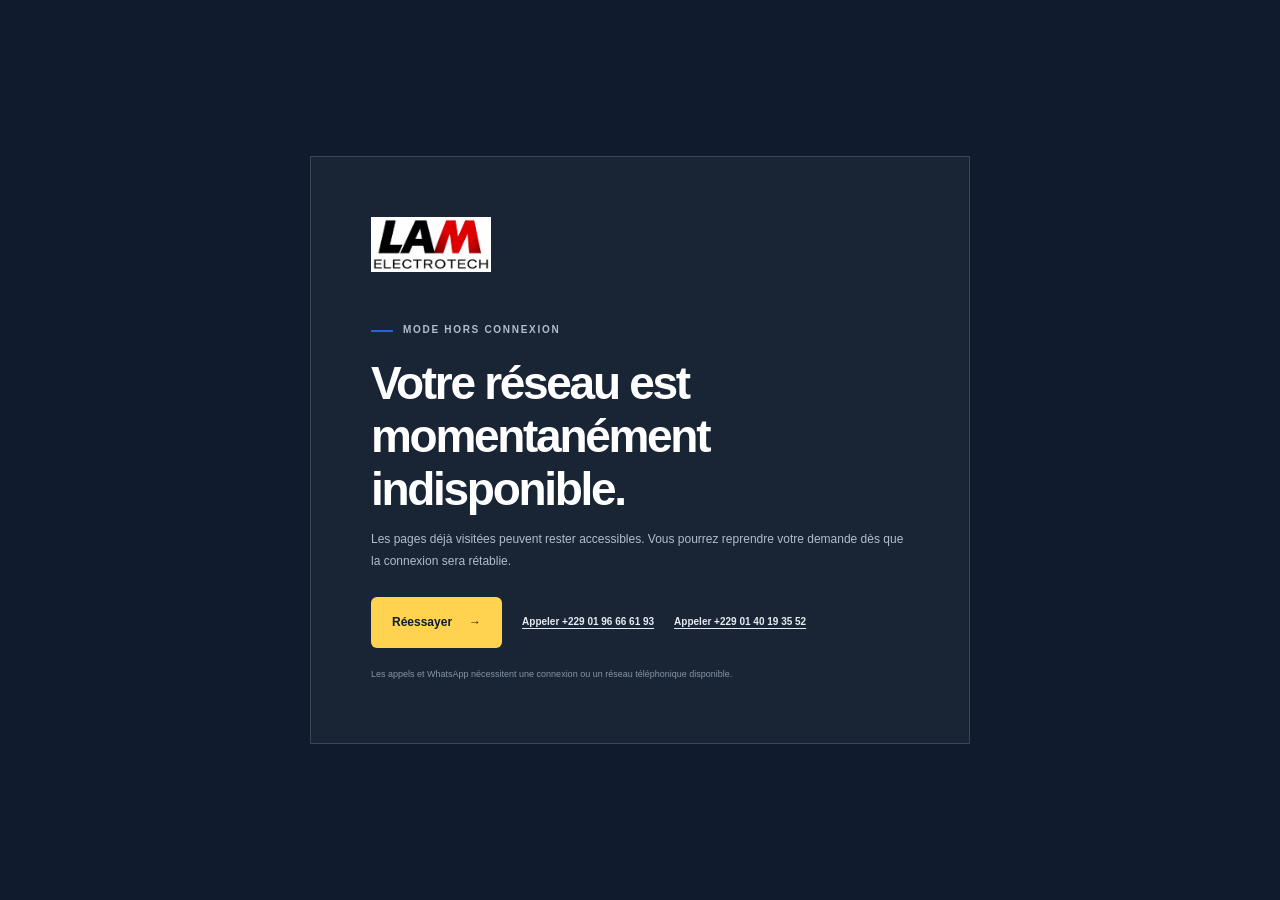
<file: offline.html>
<!doctype html>
<html lang="fr">
<head>
  <meta charset="utf-8"><meta name="viewport" content="width=device-width, initial-scale=1"><meta name="theme-color" content="#101b2d"><meta http-equiv="Content-Security-Policy" content="default-src 'self'; script-src 'self'; style-src 'self'; img-src 'self' data:; font-src 'self'; connect-src 'self'; manifest-src 'self'; worker-src 'self'; object-src 'none'; frame-src 'none'; base-uri 'self'; form-action 'self'; upgrade-insecure-requests"><meta name="referrer" content="strict-origin-when-cross-origin">
  <title>Hors connexion | LAM ELECTROTECH</title>
  <link rel="icon" type="image/png" sizes="512x512" href="logo-icon.png"><link rel="apple-touch-icon" href="logo-icon.png"><link rel="stylesheet" href="styles.css?v=20">
</head>
<body class="offline-page">
  <main class="offline-card">
    <a class="brand" href="index.html"><img class="brand-logo" src="logo-horizontal.png" alt="LAM ELECTROTECH"></a>
    <div class="eyebrow"><span></span> MODE HORS CONNEXION</div>
    <h1>Votre réseau est momentanément indisponible.</h1>
    <p>Les pages déjà visitées peuvent rester accessibles. Vous pourrez reprendre votre demande dès que la connexion sera rétablie.</p>
    <div class="offline-actions"><a class="button button-accent" href="index.html">Réessayer <span>→</span></a><a href="tel:+2290196666193">Appeler +229 01 96 66 61 93</a><a href="tel:+2290140193552">Appeler +229 01 40 19 35 52</a></div>
    <p class="offline-note">Les appels et WhatsApp nécessitent une connexion ou un réseau téléphonique disponible.</p>
  </main>
</body>
</html>
</file>
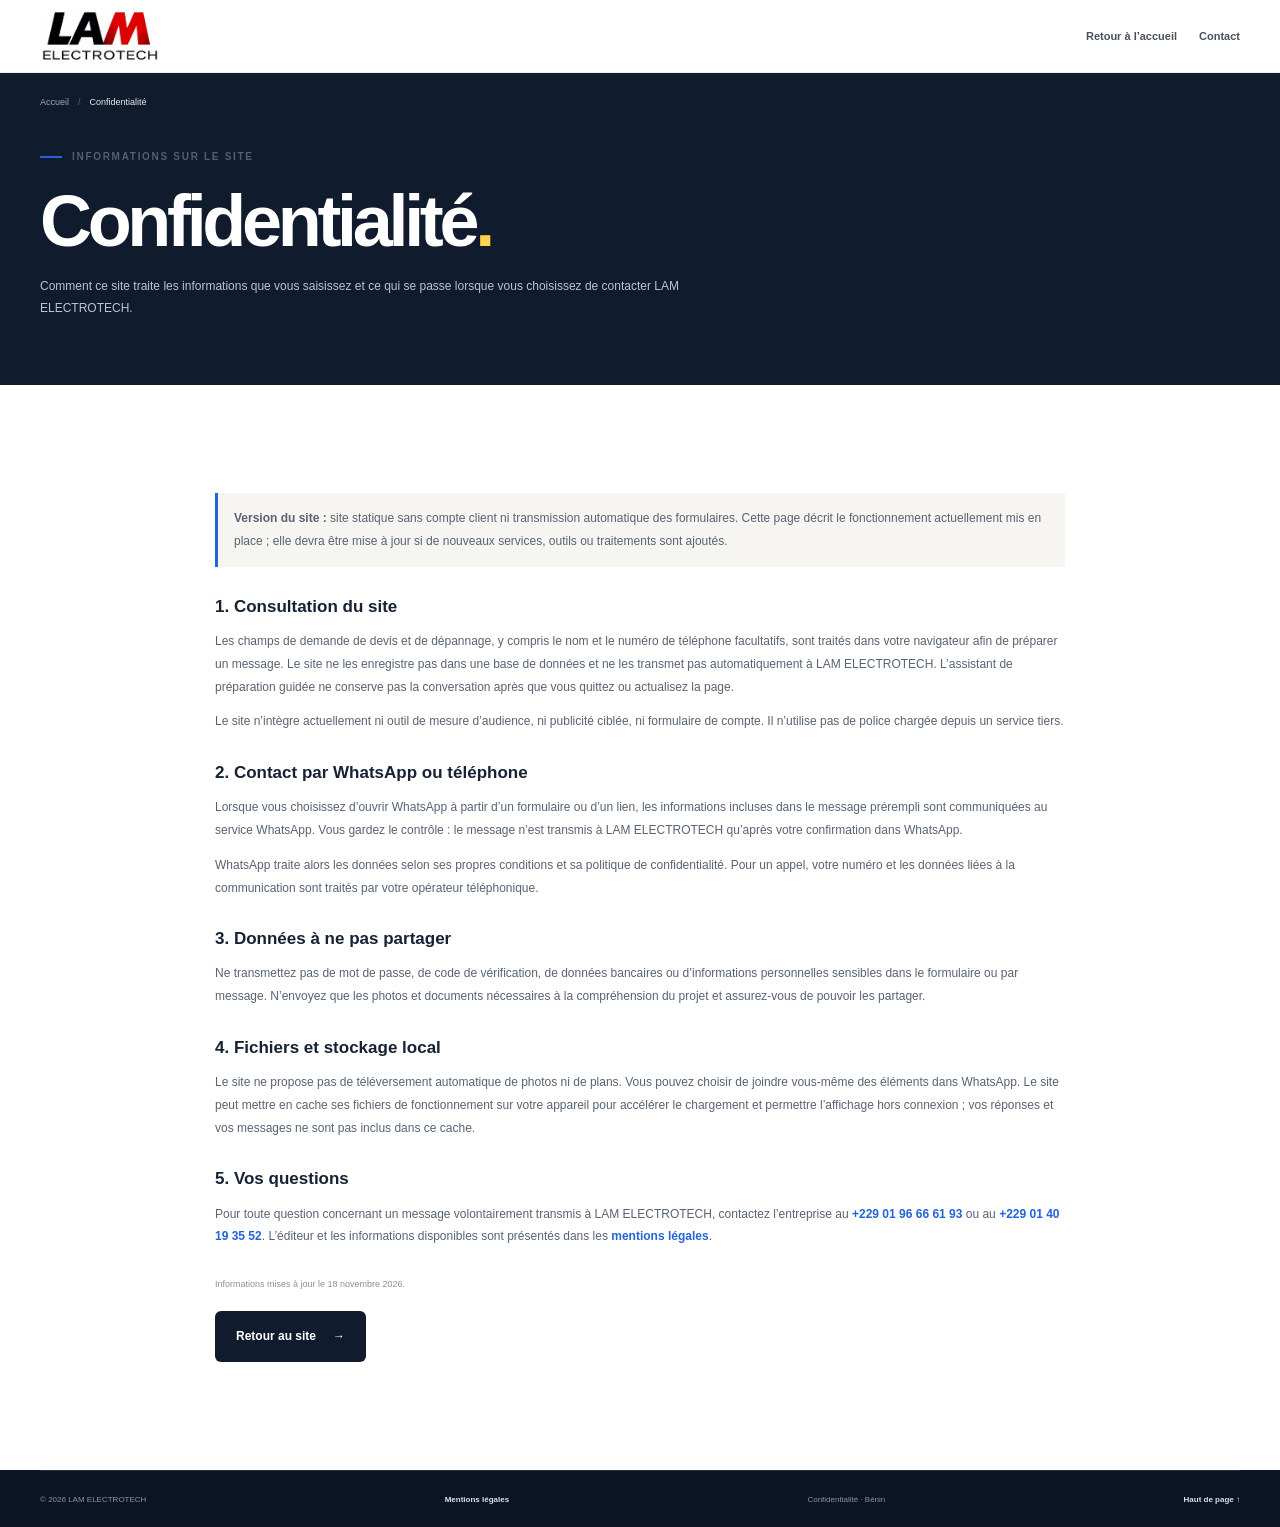
<file: politique-confidentialite.html>
<!doctype html>
<html lang="fr" class="no-js">
<head>
  <meta charset="utf-8"><meta name="viewport" content="width=device-width, initial-scale=1"><meta name="theme-color" content="#101b2d"><meta http-equiv="Content-Security-Policy" content="default-src 'self'; script-src 'self'; style-src 'self'; img-src 'self' data:; font-src 'self'; connect-src 'self'; manifest-src 'self'; worker-src 'self'; object-src 'none'; frame-src 'none'; base-uri 'self'; form-action 'self'; upgrade-insecure-requests"><meta name="referrer" content="strict-origin-when-cross-origin">
  <meta name="description" content="Informations sur les données échangées lors de l’utilisation du site LAM ELECTROTECH et de ses liens de contact.">
  <title>Confidentialité | LAM ELECTROTECH</title>
  <link rel="canonical" href="https://lamsqo01.github.io/lam-electrotech-site/politique-confidentialite.html"><link rel="icon" type="image/png" sizes="512x512" href="logo-icon.png"><link rel="apple-touch-icon" href="logo-icon.png"><link rel="manifest" href="manifest.webmanifest"><link rel="stylesheet" href="styles.css?v=20"><script src="script.js" defer></script>
</head>
<body>
  <a class="skip-link" href="#contenu">Aller au contenu</a>
  <header class="site-header" id="haut"><div class="header-inner container"><a class="brand" href="index.html" aria-label="LAM ELECTROTECH, accueil"><img class="brand-logo" src="logo-horizontal.png" alt="LAM ELECTROTECH"></a><nav class="main-nav privacy-nav" aria-label="Navigation principale"><a href="index.html">Retour à l’accueil</a><a href="index.html#contact">Contact</a></nav></div></header>
  <main id="contenu" class="privacy-page">
    <section class="detail-hero privacy-hero"><div class="container"><nav class="breadcrumbs" aria-label="Fil d’Ariane"><a href="index.html">Accueil</a><span>/</span><span aria-current="page">Confidentialité</span></nav><div class="eyebrow"><span></span> INFORMATIONS SUR LE SITE</div><h1>Confidentialité<span>.</span></h1><p>Comment ce site traite les informations que vous saisissez et ce qui se passe lorsque vous choisissez de contacter LAM ELECTROTECH.</p></div></section>
    <article class="container privacy-copy section">
      <p class="privacy-notice"><b>Version du site :</b> site statique sans compte client ni transmission automatique des formulaires. Cette page décrit le fonctionnement actuellement mis en place ; elle devra être mise à jour si de nouveaux services, outils ou traitements sont ajoutés.</p>
      <h2>1. Consultation du site</h2>
      <p>Les champs de demande de devis et de dépannage, y compris le nom et le numéro de téléphone facultatifs, sont traités dans votre navigateur afin de préparer un message. Le site ne les enregistre pas dans une base de données et ne les transmet pas automatiquement à LAM ELECTROTECH. L’assistant de préparation guidée ne conserve pas la conversation après que vous quittez ou actualisez la page.</p>
      <p>Le site n’intègre actuellement ni outil de mesure d’audience, ni publicité ciblée, ni formulaire de compte. Il n’utilise pas de police chargée depuis un service tiers.</p>
      <h2>2. Contact par WhatsApp ou téléphone</h2>
      <p>Lorsque vous choisissez d’ouvrir WhatsApp à partir d’un formulaire ou d’un lien, les informations incluses dans le message prérempli sont communiquées au service WhatsApp. Vous gardez le contrôle : le message n’est transmis à LAM ELECTROTECH qu’après votre confirmation dans WhatsApp.</p>
      <p>WhatsApp traite alors les données selon ses propres conditions et sa politique de confidentialité. Pour un appel, votre numéro et les données liées à la communication sont traités par votre opérateur téléphonique.</p>
      <h2>3. Données à ne pas partager</h2>
      <p>Ne transmettez pas de mot de passe, de code de vérification, de données bancaires ou d’informations personnelles sensibles dans le formulaire ou par message. N’envoyez que les photos et documents nécessaires à la compréhension du projet et assurez-vous de pouvoir les partager.</p>
      <h2>4. Fichiers et stockage local</h2>
      <p>Le site ne propose pas de téléversement automatique de photos ni de plans. Vous pouvez choisir de joindre vous-même des éléments dans WhatsApp. Le site peut mettre en cache ses fichiers de fonctionnement sur votre appareil pour accélérer le chargement et permettre l’affichage hors connexion ; vos réponses et vos messages ne sont pas inclus dans ce cache.</p>
      <h2>5. Vos questions</h2>
      <p>Pour toute question concernant un message volontairement transmis à LAM ELECTROTECH, contactez l’entreprise au <a href="tel:+2290196666193">+229 01 96 66 61 93</a> ou au <a href="tel:+2290140193552">+229 01 40 19 35 52</a>. L’éditeur et les informations disponibles sont présentés dans les <a href="mentions-legales.html">mentions légales</a>.</p>
      <p class="privacy-updated">Informations mises à jour le 18 novembre 2026.</p>
      <a class="button button-dark" href="index.html">Retour au site <span>→</span></a>
    </article>
  </main>
  <footer class="site-footer"><div class="container footer-bottom"><span>© <span id="current-year">2026</span> LAM ELECTROTECH</span><a href="mentions-legales.html">Mentions légales</a><span>Confidentialité · Bénin</span><a href="#haut">Haut de page ↑</a></div></footer>
</body>
</html>
</file>
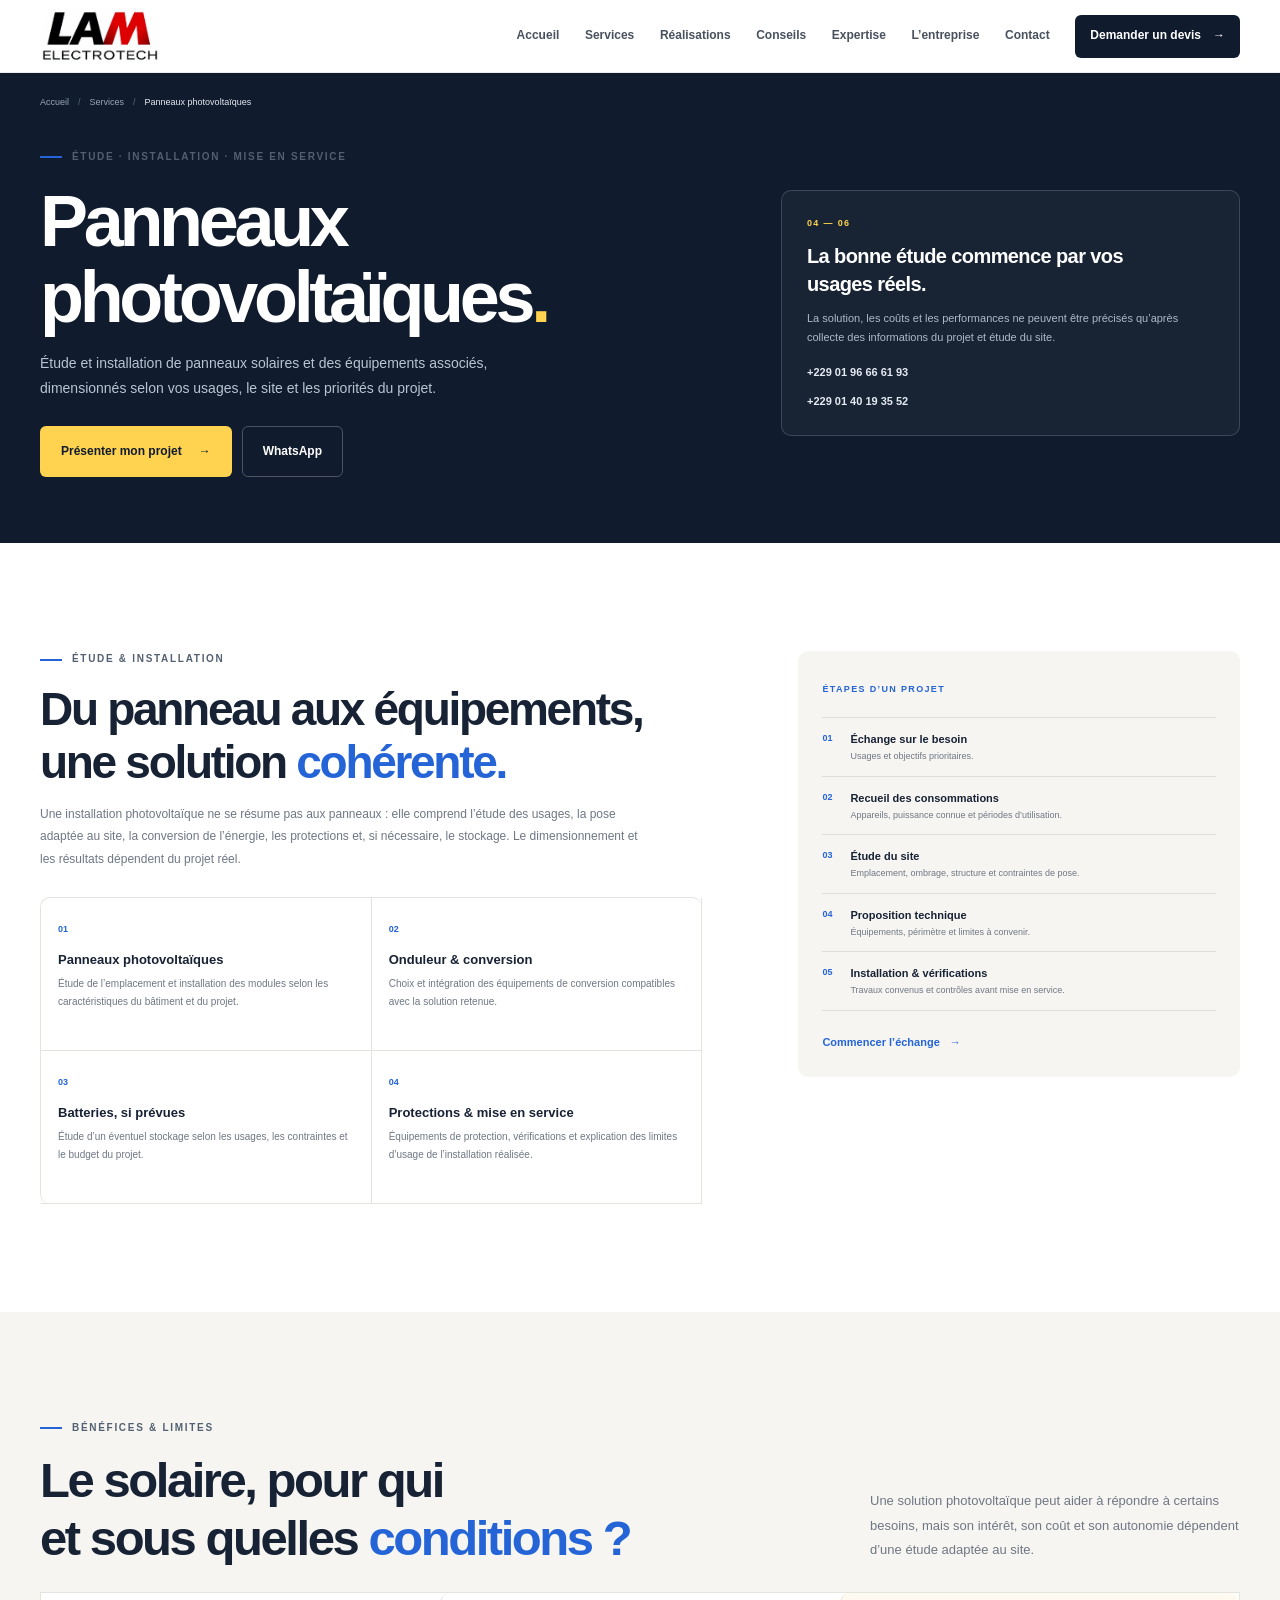
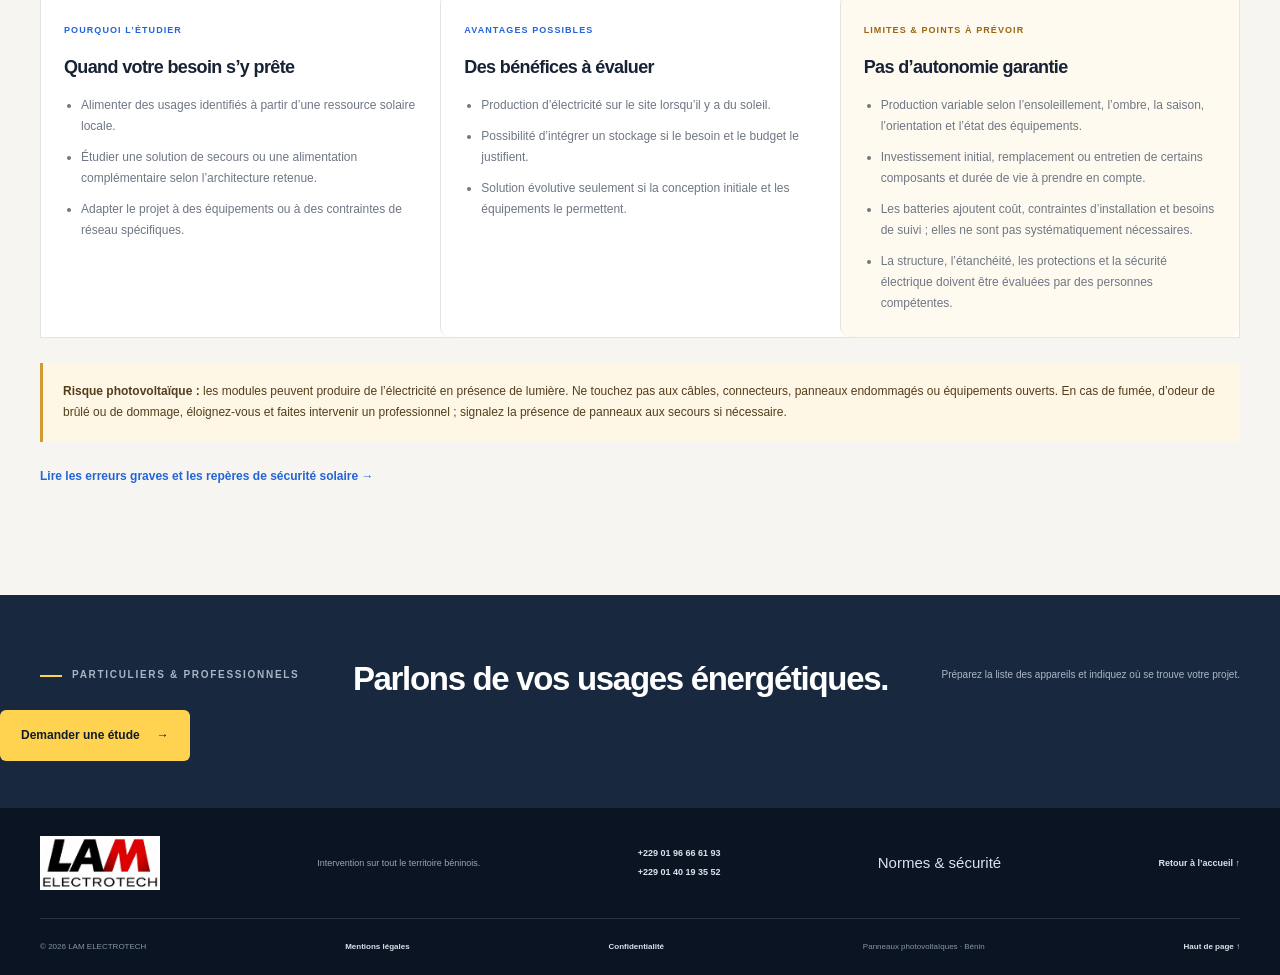
<file: solaire.html>
<!doctype html>
<html lang="fr" class="no-js">
<head>
  <meta charset="utf-8"><meta name="viewport" content="width=device-width, initial-scale=1"><meta name="theme-color" content="#101b2d"><meta http-equiv="Content-Security-Policy" content="default-src 'self'; script-src 'self'; style-src 'self'; img-src 'self' data:; font-src 'self'; connect-src 'self'; manifest-src 'self'; worker-src 'self'; object-src 'none'; frame-src 'none'; base-uri 'self'; form-action 'self'; upgrade-insecure-requests"><meta name="referrer" content="strict-origin-when-cross-origin">
  <meta name="description" content="Étude et installation de panneaux photovoltaïques, onduleurs et solutions solaires adaptées au site et aux usages, partout au Bénin.">
  <title>Installation de panneaux solaires au Bénin | LAM ELECTROTECH</title>
  <link rel="canonical" href="https://lamsqo01.github.io/lam-electrotech-site/solaire.html"><link rel="icon" type="image/png" sizes="512x512" href="logo-icon.png"><link rel="apple-touch-icon" href="logo-icon.png"><link rel="manifest" href="manifest.webmanifest"><link rel="stylesheet" href="styles.css?v=20"><script src="script.js" defer></script>
</head>
<body>
  <a class="skip-link" href="#contenu">Aller au contenu</a>
  <header class="site-header" id="haut"><div class="header-inner container"><a class="brand" href="index.html" aria-label="LAM ELECTROTECH, accueil"><img class="brand-logo" src="logo-horizontal.png" alt="LAM ELECTROTECH"></a><button class="menu-toggle" type="button" aria-expanded="false" aria-controls="main-nav" aria-label="Ouvrir le menu"><svg class="icon icon-menu" viewBox="0 0 24 24" aria-hidden="true"><path d="M4 7h16M4 12h16M4 17h16"/></svg><svg class="icon icon-close" viewBox="0 0 24 24" aria-hidden="true"><path d="m18 6-12 12M6 6l12 12"/></svg></button><nav class="main-nav" id="main-nav" aria-label="Navigation principale"><a href="index.html">Accueil</a><a href="index.html#services">Services</a><a href="index.html#realisations">Réalisations</a><a href="index.html#conseils">Conseils</a><a href="index.html#expertise">Expertise</a><a href="index.html#entreprise">L’entreprise</a><a href="index.html#contact">Contact</a><a class="nav-cta" href="index.html#devis">Demander un devis <span>→</span></a></nav></div></header>
  <main id="contenu" class="detail-page">
    <section class="detail-hero"><div class="container"><nav class="breadcrumbs" aria-label="Fil d’Ariane"><a href="index.html">Accueil</a><span>/</span><a href="index.html#services">Services</a><span>/</span><span aria-current="page">Panneaux photovoltaïques</span></nav><div class="detail-hero-grid"><div><div class="eyebrow"><span></span> ÉTUDE · INSTALLATION · MISE EN SERVICE</div><h1>Panneaux<br>photovoltaïques<span>.</span></h1><p>Étude et installation de panneaux solaires et des équipements associés, dimensionnés selon vos usages, le site et les priorités du projet.</p><div class="detail-actions"><a class="button button-accent" href="index.html?service=solaire#devis">Présenter mon projet <span>→</span></a><a class="button button-outline-light" href="https://wa.me/2290196666193?text=Bonjour%20LAM%20ELECTROTECH%2C%20je%20souhaite%20%C3%A9tudier%20un%20projet%20de%20panneaux%20photovolta%C3%AFques." target="_blank" rel="noopener noreferrer">WhatsApp</a></div></div><aside class="detail-aside"><span class="aside-index">04 — 06</span><strong>La bonne étude commence par vos usages réels.</strong><p>La solution, les coûts et les performances ne peuvent être précisés qu’après collecte des informations du projet et étude du site.</p><a href="tel:+2290196666193">+229 01 96 66 61 93</a><a href="tel:+2290140193552">+229 01 40 19 35 52</a></aside></div></div></section>
    <section class="detail-content section"><div class="container detail-content-grid"><div class="detail-main-copy"><div class="eyebrow"><span></span> ÉTUDE & INSTALLATION</div><h2>Du panneau aux équipements,<br>une solution <em>cohérente.</em></h2><p>Une installation photovoltaïque ne se résume pas aux panneaux : elle comprend l’étude des usages, la pose adaptée au site, la conversion de l’énergie, les protections et, si nécessaire, le stockage. Le dimensionnement et les résultats dépendent du projet réel.</p><div class="detail-service-grid"><article><span>01</span><h3>Panneaux photovoltaïques</h3><p>Étude de l’emplacement et installation des modules selon les caractéristiques du bâtiment et du projet.</p></article><article><span>02</span><h3>Onduleur & conversion</h3><p>Choix et intégration des équipements de conversion compatibles avec la solution retenue.</p></article><article><span>03</span><h3>Batteries, si prévues</h3><p>Étude d’un éventuel stockage selon les usages, les contraintes et le budget du projet.</p></article><article><span>04</span><h3>Protections & mise en service</h3><p>Équipements de protection, vérifications et explication des limites d’usage de l’installation réalisée.</p></article></div></div><aside class="detail-process"><span class="panel-kicker">ÉTAPES D’UN PROJET</span><ol><li><b>Échange sur le besoin</b><small>Usages et objectifs prioritaires.</small></li><li><b>Recueil des consommations</b><small>Appareils, puissance connue et périodes d’utilisation.</small></li><li><b>Étude du site</b><small>Emplacement, ombrage, structure et contraintes de pose.</small></li><li><b>Proposition technique</b><small>Équipements, périmètre et limites à convenir.</small></li><li><b>Installation & vérifications</b><small>Travaux convenus et contrôles avant mise en service.</small></li></ol><a class="text-link" href="index.html?service=solaire#devis">Commencer l’échange <span>→</span></a></aside></div></section>
    <section class="service-value-section section"><div class="container"><div class="section-heading"><div><div class="eyebrow"><span></span> BÉNÉFICES & LIMITES</div><h2>Le solaire, pour qui<br>et sous quelles <em>conditions ?</em></h2></div><p>Une solution photovoltaïque peut aider à répondre à certains besoins, mais son intérêt, son coût et son autonomie dépendent d’une étude adaptée au site.</p></div><div class="service-value-grid"><article class="service-value-card"><span class="value-label">POURQUOI L’ÉTUDIER</span><h3>Quand votre besoin s’y prête</h3><ul><li>Alimenter des usages identifiés à partir d’une ressource solaire locale.</li><li>Étudier une solution de secours ou une alimentation complémentaire selon l’architecture retenue.</li><li>Adapter le projet à des équipements ou à des contraintes de réseau spécifiques.</li></ul></article><article class="service-value-card"><span class="value-label">AVANTAGES POSSIBLES</span><h3>Des bénéfices à évaluer</h3><ul><li>Production d’électricité sur le site lorsqu’il y a du soleil.</li><li>Possibilité d’intégrer un stockage si le besoin et le budget le justifient.</li><li>Solution évolutive seulement si la conception initiale et les équipements le permettent.</li></ul></article><article class="service-value-card service-value-caution"><span class="value-label">LIMITES & POINTS À PRÉVOIR</span><h3>Pas d’autonomie garantie</h3><ul><li>Production variable selon l’ensoleillement, l’ombre, la saison, l’orientation et l’état des équipements.</li><li>Investissement initial, remplacement ou entretien de certains composants et durée de vie à prendre en compte.</li><li>Les batteries ajoutent coût, contraintes d’installation et besoins de suivi ; elles ne sont pas systématiquement nécessaires.</li><li>La structure, l’étanchéité, les protections et la sécurité électrique doivent être évaluées par des personnes compétentes.</li></ul></article></div><div class="safety-callout"><b>Risque photovoltaïque :</b> les modules peuvent produire de l’électricité en présence de lumière. Ne touchez pas aux câbles, connecteurs, panneaux endommagés ou équipements ouverts. En cas de fumée, d’odeur de brûlé ou de dommage, éloignez-vous et faites intervenir un professionnel ; signalez la présence de panneaux aux secours si nécessaire.</div><a class="safety-inline-link" href="normes-securite.html">Lire les erreurs graves et les repères de sécurité solaire <span>→</span></a></div></section>
    <section class="detail-cta"><div class="container"><div><span class="eyebrow eyebrow-light"><span></span> PARTICULIERS & PROFESSIONNELS</div><h2>Parlons de vos usages énergétiques.</h2><p>Préparez la liste des appareils et indiquez où se trouve votre projet.</p></div><a class="button button-accent" href="index.html?service=solaire#devis">Demander une étude <span>→</span></a></div></section>
  </main>
  <footer class="site-footer"><div class="container footer-simple"><a class="brand brand-footer" href="index.html"><img class="brand-logo" src="logo-horizontal.png" alt="LAM ELECTROTECH"></a><p>Intervention sur tout le territoire béninois.</p><div><a href="tel:+2290196666193">+229 01 96 66 61 93</a><a href="tel:+2290140193552">+229 01 40 19 35 52</a></div><a href="normes-securite.html">Normes & sécurité</a><a href="index.html">Retour à l’accueil ↑</a></div><div class="container footer-bottom"><span>© <span id="current-year">2026</span> LAM ELECTROTECH</span><a href="mentions-legales.html">Mentions légales</a><a href="politique-confidentialite.html">Confidentialité</a><span>Panneaux photovoltaïques · Bénin</span><a href="#haut">Haut de page ↑</a></div></footer>
  <div class="mobile-quickbar" aria-label="Actions rapides"><a href="tel:+2290196666193"><svg class="icon" viewBox="0 0 24 24" aria-hidden="true"><path d="M22 16.9v3a2 2 0 0 1-2.2 2 19.8 19.8 0 0 1-8.6-3.1 19.4 19.4 0 0 1-6-6A19.8 19.8 0 0 1 2.1 4.2 2 2 0 0 1 4.1 2h3a2 2 0 0 1 2 1.7c.1 1 .4 2 .7 2.9a2 2 0 0 1-.5 2.1L8 9.9a16 16 0 0 0 6 6l1.2-1.3a2 2 0 0 1 2.1-.5c.9.3 1.9.6 2.9.7a2 2 0 0 1 1.8 2.1Z"/></svg><span>Appeler</span></a><a href="https://wa.me/2290196666193?text=Bonjour%20LAM%20ELECTROTECH%2C%20je%20souhaite%20vous%20contacter." target="_blank" rel="noopener noreferrer"><svg class="icon" viewBox="0 0 24 24" aria-hidden="true"><path d="M21 11.5a8.4 8.4 0 0 1-.9 3.8 8.5 8.5 0 0 1-7.6 4.7 8.4 8.4 0 0 1-3.8-.9L3 21l1.9-5.7a8.4 8.4 0 0 1-.9-3.8 8.5 8.5 0 0 1 4.7-7.6 8.4 8.4 0 0 1 3.8-.9h.5a8.5 8.5 0 0 1 8 8z"/></svg><span>WhatsApp</span></a><a class="quickbar-main" href="index.html#devis"><svg class="icon" viewBox="0 0 24 24" aria-hidden="true"><path d="M14 2H6a2 2 0 0 0-2 2v16a2 2 0 0 0 2 2h12a2 2 0 0 0 2-2V8z"/><path d="M14 2v6h6M8 13h8M8 17h8"/></svg><span>Devis</span></a></div>
</body></html>
</file>
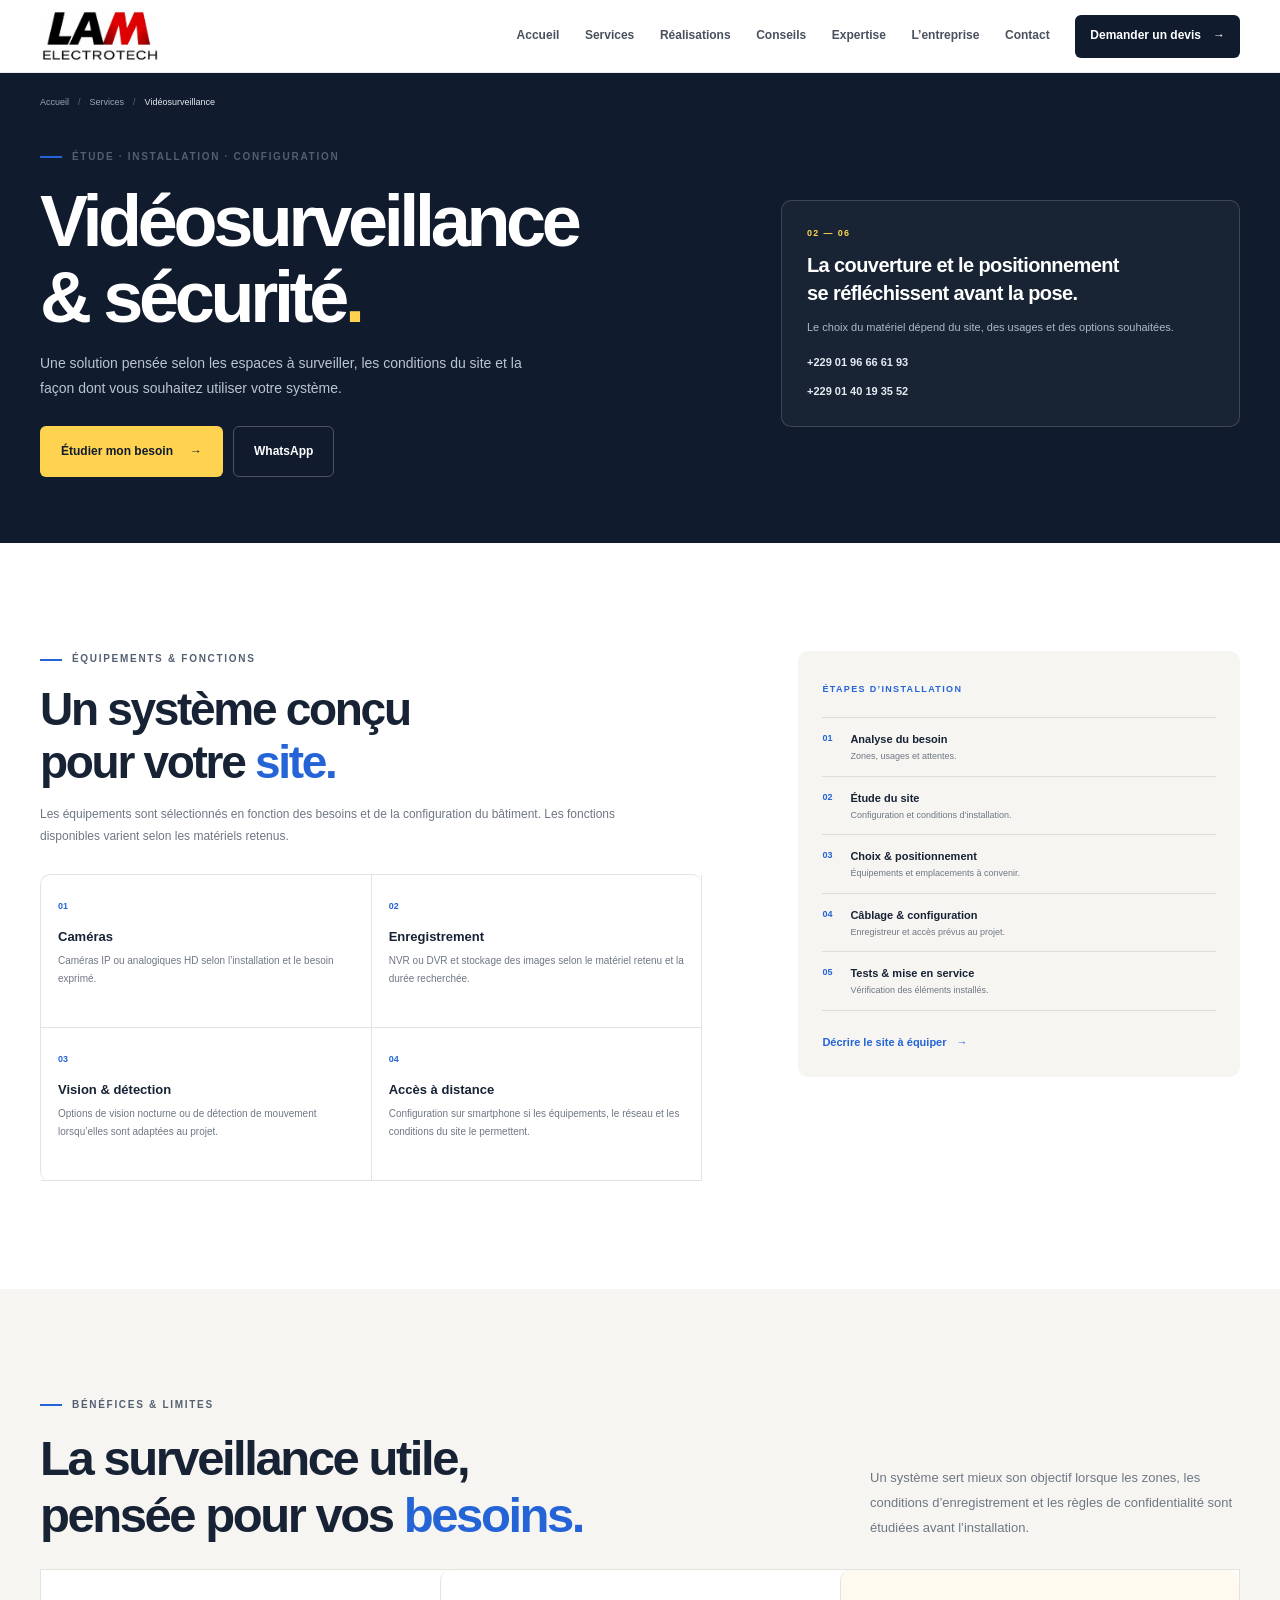
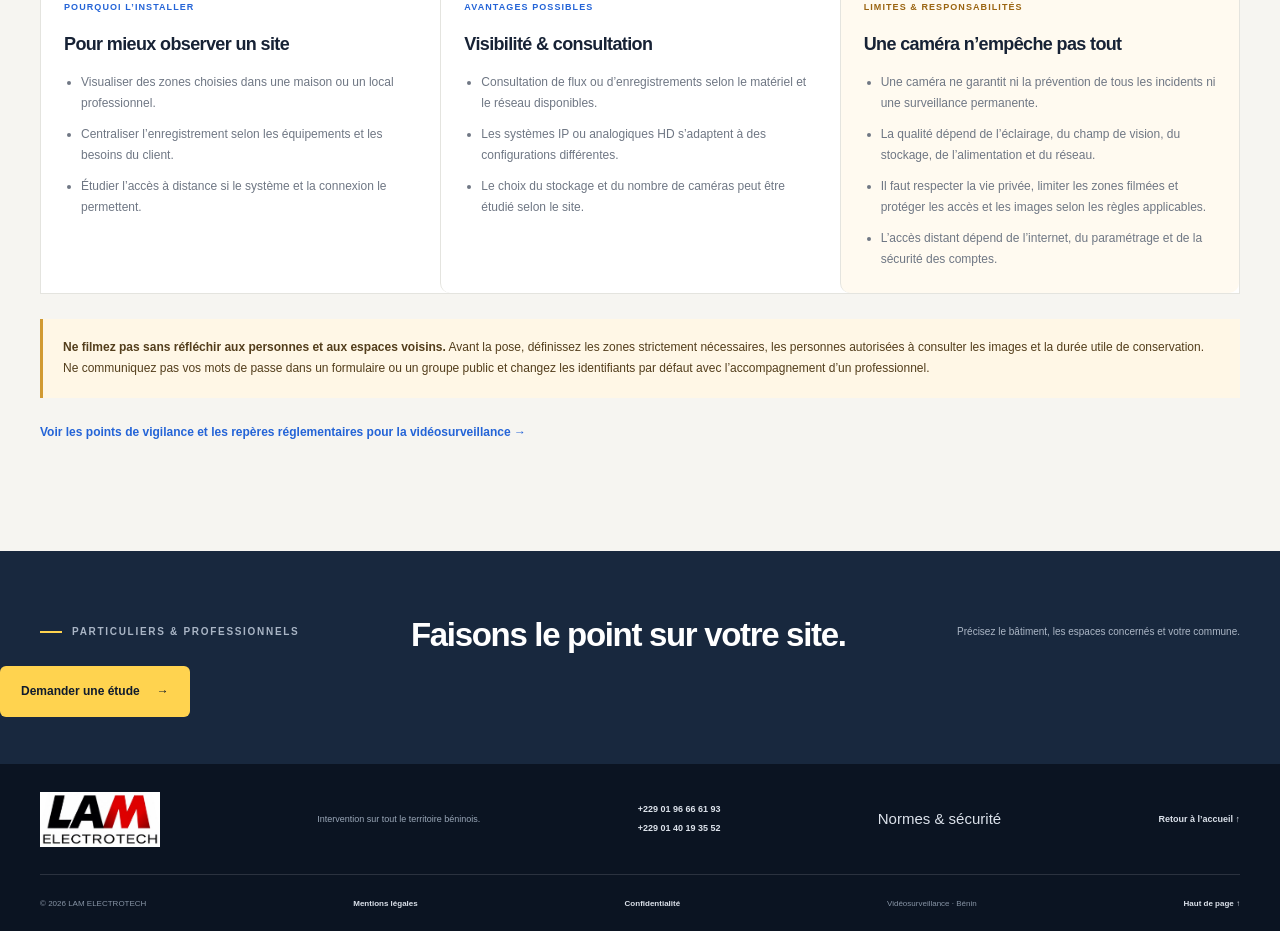
<file: videosurveillance.html>
<!doctype html>
<html lang="fr" class="no-js">
<head>
  <meta charset="utf-8"><meta name="viewport" content="width=device-width, initial-scale=1"><meta name="theme-color" content="#101b2d"><meta http-equiv="Content-Security-Policy" content="default-src 'self'; script-src 'self'; style-src 'self'; img-src 'self' data:; font-src 'self'; connect-src 'self'; manifest-src 'self'; worker-src 'self'; object-src 'none'; frame-src 'none'; base-uri 'self'; form-action 'self'; upgrade-insecure-requests"><meta name="referrer" content="strict-origin-when-cross-origin">
  <meta name="description" content="Étude, installation et configuration de systèmes de vidéosurveillance pour maisons et locaux professionnels partout au Bénin.">
  <title>Installation de vidéosurveillance au Bénin | LAM ELECTROTECH</title>
  <link rel="canonical" href="https://lamsqo01.github.io/lam-electrotech-site/videosurveillance.html"><link rel="icon" type="image/png" sizes="512x512" href="logo-icon.png"><link rel="apple-touch-icon" href="logo-icon.png"><link rel="manifest" href="manifest.webmanifest"><link rel="stylesheet" href="styles.css?v=20"><script src="script.js" defer></script>
</head>
<body>
  <a class="skip-link" href="#contenu">Aller au contenu</a>
  <header class="site-header" id="haut"><div class="header-inner container"><a class="brand" href="index.html" aria-label="LAM ELECTROTECH, accueil"><img class="brand-logo" src="logo-horizontal.png" alt="LAM ELECTROTECH"></a><button class="menu-toggle" type="button" aria-expanded="false" aria-controls="main-nav" aria-label="Ouvrir le menu"><svg class="icon icon-menu" viewBox="0 0 24 24" aria-hidden="true"><path d="M4 7h16M4 12h16M4 17h16"/></svg><svg class="icon icon-close" viewBox="0 0 24 24" aria-hidden="true"><path d="m18 6-12 12M6 6l12 12"/></svg></button><nav class="main-nav" id="main-nav" aria-label="Navigation principale"><a href="index.html">Accueil</a><a href="index.html#services">Services</a><a href="index.html#realisations">Réalisations</a><a href="index.html#conseils">Conseils</a><a href="index.html#expertise">Expertise</a><a href="index.html#entreprise">L’entreprise</a><a href="index.html#contact">Contact</a><a class="nav-cta" href="index.html#devis">Demander un devis <span>→</span></a></nav></div></header>
  <main id="contenu" class="detail-page">
    <section class="detail-hero"><div class="container"><nav class="breadcrumbs" aria-label="Fil d’Ariane"><a href="index.html">Accueil</a><span>/</span><a href="index.html#services">Services</a><span>/</span><span aria-current="page">Vidéosurveillance</span></nav><div class="detail-hero-grid"><div><div class="eyebrow"><span></span> ÉTUDE · INSTALLATION · CONFIGURATION</div><h1>Vidéosurveillance<br>& sécurité<span>.</span></h1><p>Une solution pensée selon les espaces à surveiller, les conditions du site et la façon dont vous souhaitez utiliser votre système.</p><div class="detail-actions"><a class="button button-accent" href="index.html?service=videosurveillance#devis">Étudier mon besoin <span>→</span></a><a class="button button-outline-light" href="https://wa.me/2290196666193?text=Bonjour%20LAM%20ELECTROTECH%2C%20je%20souhaite%20parler%20d%E2%80%99une%20installation%20de%20vid%C3%A9osurveillance." target="_blank" rel="noopener noreferrer">WhatsApp</a></div></div><aside class="detail-aside"><span class="aside-index">02 — 06</span><strong>La couverture et le positionnement se réfléchissent avant la pose.</strong><p>Le choix du matériel dépend du site, des usages et des options souhaitées.</p><a href="tel:+2290196666193">+229 01 96 66 61 93</a><a href="tel:+2290140193552">+229 01 40 19 35 52</a></aside></div></div></section>
    <section class="detail-content section"><div class="container detail-content-grid"><div class="detail-main-copy"><div class="eyebrow"><span></span> ÉQUIPEMENTS & FONCTIONS</div><h2>Un système conçu<br>pour votre <em>site.</em></h2><p>Les équipements sont sélectionnés en fonction des besoins et de la configuration du bâtiment. Les fonctions disponibles varient selon les matériels retenus.</p><div class="detail-service-grid"><article><span>01</span><h3>Caméras</h3><p>Caméras IP ou analogiques HD selon l’installation et le besoin exprimé.</p></article><article><span>02</span><h3>Enregistrement</h3><p>NVR ou DVR et stockage des images selon le matériel retenu et la durée recherchée.</p></article><article><span>03</span><h3>Vision & détection</h3><p>Options de vision nocturne ou de détection de mouvement lorsqu’elles sont adaptées au projet.</p></article><article><span>04</span><h3>Accès à distance</h3><p>Configuration sur smartphone si les équipements, le réseau et les conditions du site le permettent.</p></article></div></div><aside class="detail-process"><span class="panel-kicker">ÉTAPES D’INSTALLATION</span><ol><li><b>Analyse du besoin</b><small>Zones, usages et attentes.</small></li><li><b>Étude du site</b><small>Configuration et conditions d’installation.</small></li><li><b>Choix & positionnement</b><small>Équipements et emplacements à convenir.</small></li><li><b>Câblage & configuration</b><small>Enregistreur et accès prévus au projet.</small></li><li><b>Tests & mise en service</b><small>Vérification des éléments installés.</small></li></ol><a class="text-link" href="index.html#devis">Décrire le site à équiper <span>→</span></a></aside></div></section>
    <section class="service-value-section section"><div class="container"><div class="section-heading"><div><div class="eyebrow"><span></span> BÉNÉFICES & LIMITES</div><h2>La surveillance utile,<br>pensée pour vos <em>besoins.</em></h2></div><p>Un système sert mieux son objectif lorsque les zones, les conditions d’enregistrement et les règles de confidentialité sont étudiées avant l’installation.</p></div><div class="service-value-grid"><article class="service-value-card"><span class="value-label">POURQUOI L’INSTALLER</span><h3>Pour mieux observer un site</h3><ul><li>Visualiser des zones choisies dans une maison ou un local professionnel.</li><li>Centraliser l’enregistrement selon les équipements et les besoins du client.</li><li>Étudier l’accès à distance si le système et la connexion le permettent.</li></ul></article><article class="service-value-card"><span class="value-label">AVANTAGES POSSIBLES</span><h3>Visibilité & consultation</h3><ul><li>Consultation de flux ou d’enregistrements selon le matériel et le réseau disponibles.</li><li>Les systèmes IP ou analogiques HD s’adaptent à des configurations différentes.</li><li>Le choix du stockage et du nombre de caméras peut être étudié selon le site.</li></ul></article><article class="service-value-card service-value-caution"><span class="value-label">LIMITES & RESPONSABILITÉS</span><h3>Une caméra n’empêche pas tout</h3><ul><li>Une caméra ne garantit ni la prévention de tous les incidents ni une surveillance permanente.</li><li>La qualité dépend de l’éclairage, du champ de vision, du stockage, de l’alimentation et du réseau.</li><li>Il faut respecter la vie privée, limiter les zones filmées et protéger les accès et les images selon les règles applicables.</li><li>L’accès distant dépend de l’internet, du paramétrage et de la sécurité des comptes.</li></ul></article></div><div class="safety-callout"><b>Ne filmez pas sans réfléchir aux personnes et aux espaces voisins.</b> Avant la pose, définissez les zones strictement nécessaires, les personnes autorisées à consulter les images et la durée utile de conservation. Ne communiquez pas vos mots de passe dans un formulaire ou un groupe public et changez les identifiants par défaut avec l’accompagnement d’un professionnel.</div><a class="safety-inline-link" href="normes-securite.html#videosurveillance">Voir les points de vigilance et les repères réglementaires pour la vidéosurveillance <span>→</span></a></div></section>
    <section class="detail-cta"><div class="container"><div><span class="eyebrow eyebrow-light"><span></span> PARTICULIERS & PROFESSIONNELS</div><h2>Faisons le point sur votre site.</h2><p>Précisez le bâtiment, les espaces concernés et votre commune.</p></div><a class="button button-accent" href="index.html?service=videosurveillance#devis">Demander une étude <span>→</span></a></div></section>
  </main>
  <footer class="site-footer"><div class="container footer-simple"><a class="brand brand-footer" href="index.html"><img class="brand-logo" src="logo-horizontal.png" alt="LAM ELECTROTECH"></a><p>Intervention sur tout le territoire béninois.</p><div><a href="tel:+2290196666193">+229 01 96 66 61 93</a><a href="tel:+2290140193552">+229 01 40 19 35 52</a></div><a href="normes-securite.html">Normes & sécurité</a><a href="index.html">Retour à l’accueil ↑</a></div><div class="container footer-bottom"><span>© <span id="current-year">2026</span> LAM ELECTROTECH</span><a href="mentions-legales.html">Mentions légales</a><a href="politique-confidentialite.html">Confidentialité</a><span>Vidéosurveillance · Bénin</span><a href="#haut">Haut de page ↑</a></div></footer>
  <div class="mobile-quickbar" aria-label="Actions rapides"><a href="tel:+2290196666193"><svg class="icon" viewBox="0 0 24 24" aria-hidden="true"><path d="M22 16.9v3a2 2 0 0 1-2.2 2 19.8 19.8 0 0 1-8.6-3.1 19.4 19.4 0 0 1-6-6A19.8 19.8 0 0 1 2.1 4.2 2 2 0 0 1 4.1 2h3a2 2 0 0 1 2 1.7c.1 1 .4 2 .7 2.9a2 2 0 0 1-.5 2.1L8 9.9a16 16 0 0 0 6 6l1.2-1.3a2 2 0 0 1 2.1-.5c.9.3 1.9.6 2.9.7a2 2 0 0 1 1.8 2.1Z"/></svg><span>Appeler</span></a><a href="https://wa.me/2290196666193?text=Bonjour%20LAM%20ELECTROTECH%2C%20je%20souhaite%20vous%20contacter." target="_blank" rel="noopener noreferrer"><svg class="icon" viewBox="0 0 24 24" aria-hidden="true"><path d="M21 11.5a8.4 8.4 0 0 1-.9 3.8 8.5 8.5 0 0 1-7.6 4.7 8.4 8.4 0 0 1-3.8-.9L3 21l1.9-5.7a8.4 8.4 0 0 1-.9-3.8 8.5 8.5 0 0 1 4.7-7.6 8.4 8.4 0 0 1 3.8-.9h.5a8.5 8.5 0 0 1 8 8z"/></svg><span>WhatsApp</span></a><a class="quickbar-main" href="index.html#devis"><svg class="icon" viewBox="0 0 24 24" aria-hidden="true"><path d="M14 2H6a2 2 0 0 0-2 2v16a2 2 0 0 0 2 2h12a2 2 0 0 0 2-2V8z"/><path d="M14 2v6h6M8 13h8M8 17h8"/></svg><span>Devis</span></a></div>
</body></html>
</file>
<file: styles.css>
:root {
  --navy: #101b2d;
  --navy-soft: #18283e;
  --navy-light: #233a57;
  --blue: #2464d7;
  --blue-bright: #4384ff;
  --yellow: #ffd34f;
  --paper: #f6f5f1;
  --white: #fff;
  --ink: #172235;
  --muted: #6f7784;
  --line: #e4e4df;
  --radius-control: 6px;
  --radius-card: 10px;
  --radius-panel: 14px;
  --font-body: "Segoe UI", "Aptos", Arial, sans-serif;
  --font-display: "Segoe UI", "Aptos Display", Arial, sans-serif;
  --container: 1200px;
  --ease: cubic-bezier(.2,.7,.2,1);
}

* { box-sizing: border-box; }
html { scroll-behavior: smooth; scroll-padding-top: 88px; }
body { margin: 0; color: var(--ink); background: var(--paper); font-family: var(--font-body); font-size: 15px; line-height: 1.65; -webkit-font-smoothing: antialiased; }
body.menu-open { overflow: hidden; }
a { color: inherit; text-decoration: none; }
button, input, select, textarea { font: inherit; }
button, a { -webkit-tap-highlight-color: transparent; }
button:focus-visible, a:focus-visible, input:focus-visible, textarea:focus-visible, select:focus-visible, summary:focus-visible { outline: 3px solid var(--blue-bright); outline-offset: 3px; }
::selection { color: var(--navy); background: var(--yellow); }
.container { width: min(var(--container), calc(100% - 64px)); margin-inline: auto; }
.svg-library { position: absolute; width: 0; height: 0; overflow: hidden; }
.icon { width: 19px; height: 19px; display: inline-block; fill: none; stroke: currentColor; stroke-width: 1.7; stroke-linecap: round; stroke-linejoin: round; flex: 0 0 auto; }
.skip-link { position: fixed; z-index: 1000; top: 10px; left: 10px; padding: 10px 16px; color: #fff; background: var(--navy); transform: translateY(-150%); }
.skip-link:focus { transform: translateY(0); }
.no-script-notice { margin: 12px 0; padding: 12px; color: #4f3e1c; background: #fff8e8; font-size: 10px; line-height: 1.7; }
.no-script-notice a { color: var(--blue); font-weight: 700; text-decoration: underline; text-underline-offset: 2px; }
.js-ready .js-fallback { display: none; }
.no-js #quote-form, .no-js #repair-form { display: none; }
.no-js .assistant-panel { display: none; }

.site-header { position: sticky; z-index: 50; top: 0; color: var(--ink); background: rgba(255,255,255,.96); border-bottom: 1px solid rgba(16,27,45,.08); backdrop-filter: blur(16px); }
.header-inner { min-height: 72px; display: flex; align-items: center; justify-content: space-between; gap: 30px; }
.brand { display: inline-flex; align-items: center; gap: 10px; flex-shrink: 0; }
.brand-logo { display: block; width: 120px; height: 55px; object-fit: contain; }
.brand-mark { display: grid; width: 38px; height: 38px; place-items: center; color: var(--navy); background: var(--yellow); border-radius: 3px; }
.brand-mark .icon { width: 23px; height: 23px; fill: currentColor; stroke-width: 1.2; }
.brand-name { display: flex; flex-direction: column; font-family: var(--font-display); font-weight: 500; font-size: 14px; line-height: 1.12; letter-spacing: .1em; white-space: nowrap; }
.brand-name b { font-weight: 800; letter-spacing: .15em; }
.brand-name small { padding-top: 5px; color: #79808a; font-family: var(--font-body); font-size: 8px; font-weight: 700; letter-spacing: .18em; }
.main-nav { display: flex; align-items: center; gap: clamp(16px, 2vw, 28px); }
.main-nav > a:not(.nav-cta) { color: #49515e; font-size: 12px; font-weight: 600; transition: color .2s; }
.main-nav > a:not(.nav-cta):hover { color: var(--blue); }
.nav-cta { min-height: 43px; display: inline-flex; align-items: center; gap: 12px; padding: 0 15px; color: #fff; background: var(--navy); font-size: 12px; font-weight: 700; transition: background .2s, transform .2s; }
.nav-cta:hover { background: var(--blue); transform: translateY(-1px); }
.nav-cta .icon { width: 16px; height: 16px; }
.menu-toggle { display: none; }
.nav-backdrop { display: none; }

.hero { position: relative; overflow: hidden; color: #fff; background: var(--navy); }
.hero::before { position: absolute; content: ""; width: 540px; height: 540px; top: -390px; left: 34%; border: 1px solid rgba(255,255,255,.07); border-radius: 50%; box-shadow: 0 0 0 60px rgba(255,255,255,.018), 0 0 0 120px rgba(255,255,255,.014); }
.hero-grid { position: relative; z-index: 1; display: grid; grid-template-columns: 1.05fr .95fr; align-items: center; gap: 7%; min-height: 590px; padding-top: 38px; padding-bottom: 55px; }
.hero-copy { padding: 25px 0 20px; }
.eyebrow { display: flex; align-items: center; gap: 10px; color: #536071; font-size: 10px; font-weight: 700; letter-spacing: .17em; }
.eyebrow > span { display: inline-block; width: 22px; height: 2px; background: var(--blue); }
.eyebrow-light { color: #a9b5c5; }
.eyebrow-light > span { background: var(--yellow); }
.hero h1, h2, h3, p { margin-top: 0; }
.hero h1 { margin: 24px 0 20px; font-family: var(--font-display); font-size: clamp(43px, 5vw, 67px); font-weight: 600; line-height: 1.12; letter-spacing: -.055em; }
.hero h1 em, h2 em { color: var(--blue-bright); font-style: normal; }
.hero h1 em { color: var(--yellow); }
.hero-lead { max-width: 480px; margin-bottom: 22px; color: #c0c9d5; font-size: 16px; line-height: 1.8; }
.hero-services { display: flex; flex-wrap: wrap; align-items: center; gap: 11px; color: #dce2eb; font-size: 11px; font-weight: 600; }
.hero-services i { width: 3px; height: 3px; background: var(--yellow); border-radius: 50%; }
.hero-actions { display: flex; flex-wrap: wrap; gap: 12px; margin-top: 32px; }
.button { min-height: 51px; display: inline-flex; align-items: center; justify-content: center; gap: 17px; padding: 0 20px; border: 1px solid transparent; font-size: 12px; font-weight: 700; transition: transform .2s var(--ease), background .2s, color .2s, border .2s; cursor: pointer; }
.button:hover { transform: translateY(-2px); }
.button .icon { width: 17px; height: 17px; }
.button-accent { color: var(--navy); background: var(--yellow); }
.button-accent:hover { background: #ffe17e; }
.button-ghost-light { color: #fff; border-color: rgba(255,255,255,.24); background: transparent; }
.button-ghost-light:hover, .button-outline-light:hover { color: var(--navy); border-color: var(--yellow); background: var(--yellow); }
.hero-location { display: flex; align-items: center; gap: 8px; margin-top: 29px; color: #9eabba; font-size: 11px; }
.hero-location .icon { width: 15px; height: 15px; color: var(--yellow); }
.hero-visual { position: relative; min-height: 405px; padding: 16px 17px 12px; overflow: hidden; border: 1px solid rgba(255,255,255,.13); background: linear-gradient(142deg, rgba(255,255,255,.06), rgba(255,255,255,.015)); }
.visual-topline, .visual-caption { display: flex; justify-content: space-between; color: #9ba9bb; font-size: 8px; font-weight: 700; letter-spacing: .15em; }
.live-dot { color: #a6ddbc; letter-spacing: .1em; }
.live-dot::first-letter { color: #78d69e; }
.technical-art { position: absolute; inset: 42px 0 40px; overflow: hidden; }
.art-grid { position: absolute; inset: 0; opacity: .24; background-image: linear-gradient(rgba(255,255,255,.12) 1px, transparent 1px), linear-gradient(90deg, rgba(255,255,255,.12) 1px, transparent 1px); background-size: 36px 36px; mask-image: radial-gradient(ellipse at center, #000 5%, transparent 73%); }
.art-glow { position: absolute; width: 210px; height: 210px; top: 50%; left: 50%; border-radius: 50%; background: rgba(50,107,210,.28); filter: blur(42px); transform: translate(-50%,-50%); }
.art-ring { position: absolute; top: 50%; left: 50%; border: 1px solid rgba(160,191,237,.24); border-radius: 50%; transform: translate(-50%,-50%); }
.ring-one { width: 190px; height: 190px; }
.ring-two { width: 286px; height: 286px; border-style: dashed; border-color: rgba(160,191,237,.16); }
.art-center { position: absolute; top: 50%; left: 50%; width: 92px; height: 92px; display: grid; place-items: center; color: var(--navy); background: var(--yellow); border-radius: 50%; box-shadow: 0 0 0 13px rgba(255,211,79,.09), 0 0 48px rgba(255,211,79,.28); transform: translate(-50%,-50%); }
.art-center .icon { width: 45px; height: 45px; fill: currentColor; stroke-width: .8; }
.art-node { position: absolute; z-index: 1; width: 9px; height: 9px; border: 2px solid #a7c4f7; background: var(--navy); border-radius: 50%; box-shadow: 0 0 12px #4384ff; }
.node-one { top: 23%; left: 30%; }.node-two { top: 69%; left: 71%; }.node-three { top: 30%; left: 76%; }
.art-line { position: absolute; height: 1px; background: linear-gradient(90deg, transparent, rgba(134,174,239,.65), transparent); transform-origin: left; }
.line-one { top: 26%; left: 30%; width: 170px; transform: rotate(24deg); }.line-two { top: 71%; left: 30%; width: 160px; transform: rotate(-22deg); }
.art-cross { position: absolute; width: 13px; height: 13px; opacity: .55; }
.art-cross::before, .art-cross::after { position: absolute; content: ""; background: #a7c4f7; }
.art-cross::before { top: 6px; width: 13px; height: 1px; }.art-cross::after { left: 6px; width: 1px; height: 13px; }
.cross-one { top: 16%; right: 22%; }.cross-two { bottom: 15%; left: 18%; }
.art-label { position: absolute; z-index: 2; padding: 7px 9px; color: #d6e0f0; border: 1px solid rgba(255,255,255,.15); background: rgba(16,27,45,.8); font-size: 8px; letter-spacing: .13em; }
.art-label span { margin-right: 6px; color: var(--yellow); }
.label-top { top: 19%; left: 10%; }.label-bottom { right: 7%; bottom: 17%; }
.visual-caption { position: absolute; right: 17px; bottom: 12px; left: 17px; font-size: 7px; }
.hero-bottom { position: relative; z-index: 1; display: flex; justify-content: space-between; padding-top: 17px; padding-bottom: 18px; border-top: 1px solid rgba(255,255,255,.14); color: #8796a9; font-size: 8px; font-weight: 700; letter-spacing: .16em; }
.hero-bottom a { display: flex; align-items: center; gap: 10px; color: #d8deea; }
.hero-bottom .icon { width: 14px; height: 14px; color: var(--yellow); }

.trust-strip { color: var(--ink); background: #fff; border-bottom: 1px solid var(--line); }
.trust-inner { min-height: 108px; display: grid; grid-template-columns: repeat(3,1fr); align-items: center; }
.trust-inner > div { display: flex; align-items: center; gap: 14px; padding: 12px 22px; border-right: 1px solid var(--line); }
.trust-inner > div:first-child { padding-left: 0; }
.trust-inner > div:last-child { border-right: 0; }
.trust-number { color: var(--blue); font-family: var(--font-display); font-size: 12px; font-weight: 800; }
.trust-inner b, .trust-inner small { display: block; }
.trust-inner b { font-size: 12px; }.trust-inner small { margin-top: 3px; color: var(--muted); font-size: 10px; }

.section { padding: 108px 0; }
.section-heading { display: flex; justify-content: space-between; align-items: flex-end; gap: 40px; margin-bottom: 43px; }
.section-heading h2, .expertise-copy h2, .company-copy h2, .faq-intro h2 { margin: 16px 0 0; font-family: var(--font-display); font-size: clamp(35px,4vw,49px); font-weight: 600; line-height: 1.17; letter-spacing: -.05em; }
.section-heading h2 em, .expertise-copy h2 em, .company-copy h2 em, .faq-intro h2 em { color: var(--blue); }
.section-heading > p { max-width: 370px; margin-bottom: 4px; color: var(--muted); font-size: 13px; line-height: 1.9; }
.services-section { background: var(--paper); }
.services-grid { display: grid; grid-template-columns: repeat(3,1fr); border-top: 1px solid #dcdedc; border-left: 1px solid #dcdedc; }
.service-card { min-height: 315px; padding: 27px 26px 24px; border-right: 1px solid #dcdedc; border-bottom: 1px solid #dcdedc; background: rgba(255,255,255,.48); transition: background .25s, transform .25s, box-shadow .25s; }
.service-card:hover { z-index: 1; background: #fff; box-shadow: 0 14px 40px rgba(16,27,45,.08); transform: translateY(-3px); }
.service-featured { background: #fff; }
.service-card-head { display: flex; justify-content: space-between; align-items: center; margin-bottom: 22px; }
.service-icon { width: 44px; height: 44px; display: grid; place-items: center; color: var(--blue); background: #eaf0fb; }
.service-icon .icon { width: 21px; height: 21px; }
.service-index { color: #929aa5; font-size: 9px; font-weight: 700; letter-spacing: .12em; }
.service-card h3 { margin-bottom: 9px; font-family: var(--font-display); font-size: 17px; font-weight: 700; letter-spacing: -.025em; }
.service-card > p { min-height: 44px; margin-bottom: 14px; color: var(--muted); font-size: 11px; line-height: 1.7; }
.service-card ul { display: grid; gap: 6px; margin: 0 0 19px; padding: 0; list-style: none; }
.service-card li { position: relative; padding-left: 14px; color: #414c5d; font-size: 10px; }
.service-card li::before { position: absolute; top: 8px; left: 0; width: 4px; height: 4px; content: ""; background: var(--blue); border-radius: 50%; }
.text-link { display: inline-flex; align-items: center; gap: 10px; color: var(--blue); font-size: 11px; font-weight: 700; }
.text-link .icon { width: 15px; height: 15px; transition: transform .2s; }
.text-link:hover .icon { transform: translateX(4px); }
.services-footnote { display: flex; align-items: center; gap: 13px; padding: 20px 0 0; }
.footnote-mark { width: 29px; height: 29px; display: grid; flex: 0 0 auto; place-items: center; color: var(--blue); border: 1px solid #cbd7ed; font-size: 18px; }
.services-footnote p { flex: 1; margin: 0; color: var(--muted); font-size: 11px; }
.services-footnote p b { color: var(--ink); }
.services-footnote > a { display: inline-flex; align-items: center; gap: 8px; color: var(--ink); font-size: 11px; font-weight: 700; }
.services-footnote .icon { width: 15px; height: 15px; color: var(--blue); }

.method-section { color: #fff; background: var(--navy); }
.assistant-section { background: #fff; }
.assistant-layout { display: grid; grid-template-columns: .85fr 1.15fr; align-items: center; gap: 10%; }
.assistant-intro h2 { margin: 16px 0 13px; font-family: var(--font-display); font-size: clamp(35px,4vw,49px); font-weight: 600; line-height: 1.15; letter-spacing: -.05em; }
.assistant-intro h2 em { color: var(--blue); font-style: normal; }
.assistant-intro > p { max-width: 405px; color: var(--muted); font-size: 12px; line-height: 1.9; }
.assistant-benefits { display: grid; gap: 8px; margin: 18px 0; padding: 0; list-style: none; }
.assistant-benefits li { display: flex; align-items: center; gap: 8px; font-size: 10px; font-weight: 600; }
.assistant-benefits .icon { width: 15px; height: 15px; color: var(--blue); }
.assistant-intro .assistant-disclaimer { margin-bottom: 0; padding-top: 12px; border-top: 1px solid var(--line); color: #7b8491; font-size: 9px; }
.assistant-panel { overflow: hidden; border: 1px solid #dfe2e5; background: #fbfbfa; box-shadow: 0 17px 55px rgba(16,27,45,.08); }
.assistant-panel-head { min-height: 65px; display: flex; align-items: center; gap: 10px; padding: 10px 16px; border-bottom: 1px solid #e7e8e7; background: #fff; }
.assistant-avatar { width: 35px; height: 35px; display: grid; place-items: center; color: var(--navy); background: var(--yellow); }
.assistant-avatar .icon { width: 19px; height: 19px; fill: currentColor; stroke-width: 1; }
.assistant-panel-head > div:nth-child(2) { display: grid; gap: 1px; }
.assistant-panel-head b { font-family: var(--font-display); font-size: 11px; }
.assistant-panel-head small { display: flex; align-items: center; gap: 5px; color: #6e7885; font-size: 8px; }
.assistant-panel-head small i { width: 6px; height: 6px; background: #58ae78; border-radius: 50%; }
.assistant-reset { margin-left: auto; padding: 7px 0 7px 8px; color: var(--blue); border: 0; background: transparent; font-size: 9px; font-weight: 700; cursor: pointer; }
.assistant-transcript { min-height: 320px; max-height: 380px; display: flex; flex-direction: column; align-items: flex-start; gap: 12px; padding: 19px; overflow-y: auto; background-image: radial-gradient(#dce1e8 .65px, transparent .65px); background-size: 15px 15px; }
.assistant-message { max-width: min(100%, 400px); padding: 10px 12px; color: #323d4c; background: #fff; border: 1px solid #e5e7e9; font-size: 10px; line-height: 1.8; overflow-wrap: anywhere; }
.assistant-message-user { align-self: flex-end; color: #fff; border-color: var(--navy); background: var(--navy); }
.assistant-message-bot > span { display: block; }
.assistant-choices { display: flex; flex-wrap: wrap; gap: 7px; max-width: 440px; }
.assistant-choices button { min-height: 34px; padding: 7px 10px; color: #334055; border: 1px solid #d8deea; background: #fff; font-size: 9px; font-weight: 600; cursor: pointer; transition: color .2s, background .2s, border .2s; }
.assistant-choices button:hover { color: #fff; border-color: var(--blue); background: var(--blue); }
.assistant-choices[hidden] { display: none; }
.assistant-input-row { min-height: 54px; display: flex; gap: 8px; padding: 9px 12px; border-top: 1px solid #e6e8e8; background: #fff; }
.assistant-input-row input { min-width: 0; flex: 1; padding: 0 8px; border: 1px solid transparent; outline-offset: 0; font-size: 10px; }
.assistant-input-row input:focus { border-color: #d7deeb; }
.assistant-input-row input::placeholder { color: #929aa5; }
.assistant-input-row button { width: 36px; height: 36px; display: grid; flex: 0 0 auto; place-items: center; color: var(--navy); border: 0; background: var(--yellow); cursor: pointer; }
.assistant-input-row button:disabled { color: #87909d; background: #eceeed; cursor: not-allowed; }
.assistant-input-row button .icon { width: 17px; height: 17px; }
.assistant-privacy { padding: 0 14px 11px; color: #848d98; background: #fff; font-size: 8px; }
.assistant-result-actions { display: grid; gap: 7px; margin-top: 10px; }
.assistant-result-actions a { display: block; padding: 8px 10px; color: var(--navy); border: 1px solid #e2e5e7; background: #fff; font-size: 9px; font-weight: 700; }
.assistant-result-actions a:first-child { color: #fff; border-color: #147b4c; background: #147b4c; }
.assistant-result-actions a:hover { filter: brightness(.95); }
.assistant-result-actions .assistant-call-link { color: var(--blue); border: 0; padding-inline: 0; background: transparent; }
.guide-tools { display: flex; align-items: center; flex-wrap: wrap; gap: 10px 15px; margin: -9px 0 24px; }
.guide-tools > label { color: #455063; font-size: 10px; font-weight: 700; }
.guide-search-wrap, .faq-search-wrap { min-height: 39px; display: flex; flex: 1; align-items: center; gap: 8px; padding: 0 10px; border: 1px solid #dfe2e5; background: #fff; }
.guide-search-wrap > .icon, .faq-search-wrap > .icon { width: 14px; height: 14px; color: var(--blue); transform: rotate(-45deg); }
.guide-search-wrap input, .faq-search { min-width: 0; flex: 1; padding: 7px 0; border: 0; outline: 0; background: transparent; font-size: 10px; }
.guide-search-wrap input:focus-visible, .faq-search:focus-visible { outline: 0; }
.guide-search-wrap > span { flex: 0 0 auto; color: #89919d; font-size: 8px; }
.guide-filters { display: flex; flex-wrap: wrap; gap: 5px; }
.guide-filters button { min-height: 32px; padding: 0 9px; color: #586374; border: 1px solid #dde1e5; background: transparent; font-size: 8px; font-weight: 600; cursor: pointer; }
.guide-filters button:hover, .guide-filters button.is-active { color: #fff; border-color: var(--navy); background: var(--navy); }
.guide-card[hidden] { display: none; }
.guide-answer { margin-top: auto; border-top: 1px solid var(--line); }
.guide-answer summary { display: flex; justify-content: space-between; gap: 8px; padding-top: 12px; color: var(--blue); font-size: 9px; font-weight: 700; cursor: pointer; list-style: none; }
.guide-answer summary::-webkit-details-marker { display: none; }
.guide-answer summary > span { width: 17px; height: 17px; display: grid; place-items: center; border: 1px solid #dbe1eb; font-size: 13px; font-weight: 400; }
.guide-answer[open] summary > span { color: var(--navy); background: var(--yellow); border-color: var(--yellow); }
.guide-answer > div { padding-top: 9px; }
.guide-answer p { margin: 0 0 8px; color: #646f7d; font-size: 9px; line-height: 1.75; }
.guide-answer a { color: var(--blue); font-size: 9px; font-weight: 700; }
.guide-empty, .faq-empty { padding: 16px 0; color: var(--muted); font-size: 10px; }
.method-layout { display: grid; grid-template-columns: .85fr 1.15fr; gap: 11%; }
.method-intro h2 { margin: 19px 0; font-family: var(--font-display); font-size: clamp(39px,4.5vw,55px); font-weight: 600; line-height: 1.14; letter-spacing: -.05em; }
.method-intro h2 em { color: var(--yellow); font-style: normal; }
.method-intro > p { max-width: 370px; margin-bottom: 26px; color: #aeb9c8; font-size: 13px; line-height: 1.9; }
.button-outline-light { min-height: 47px; color: #fff; border-color: rgba(255,255,255,.25); background: transparent; }
.method-steps { border-top: 1px solid rgba(255,255,255,.16); }
.method-step { min-height: 81px; display: grid; grid-template-columns: 50px 1fr 35px; align-items: center; gap: 15px; border-bottom: 1px solid rgba(255,255,255,.16); }
.step-no { align-self: start; padding-top: 23px; color: var(--yellow); font-size: 10px; font-weight: 700; }
.method-step h3 { margin: 0 0 2px; font-family: var(--font-display); font-size: 15px; font-weight: 700; }
.method-step p { margin: 0; color: #a8b4c4; font-size: 11px; }
.step-indicator { color: #5d6c80; font-family: var(--font-display); font-size: 10px; text-align: right; }

.work-section { background: #fff; }
.work-empty { min-height: 300px; display: grid; grid-template-columns: .92fr 1.08fr; border: 1px solid var(--line); }
.work-empty-graphic { position: relative; display: grid; min-height: 300px; place-items: center; overflow: hidden; background: var(--navy); }
.work-empty-graphic::before { position: absolute; inset: 0; content: ""; opacity: .34; background-image: linear-gradient(rgba(255,255,255,.1) 1px, transparent 1px), linear-gradient(90deg, rgba(255,255,255,.1) 1px, transparent 1px); background-size: 30px 30px; mask-image: linear-gradient(135deg,#000,transparent 78%); }
.empty-frame { position: relative; width: 120px; height: 120px; display: grid; place-items: center; color: var(--yellow); border: 1px solid rgba(255,255,255,.23); }
.empty-frame::before, .empty-frame::after { position: absolute; content: ""; border: 1px solid rgba(255,255,255,.12); border-radius: 50%; }
.empty-frame::before { inset: -25px; }.empty-frame::after { inset: -50px; }
.empty-frame > .icon { width: 49px; height: 49px; fill: currentColor; stroke-width: 1; }
.frame-corner { position: absolute; width: 10px; height: 10px; border-color: var(--yellow); border-style: solid; }
.corner-a { top: -1px; left: -1px; border-width: 1px 0 0 1px; }.corner-b { top: -1px; right: -1px; border-width: 1px 1px 0 0; }.corner-c { right: -1px; bottom: -1px; border-width: 0 1px 1px 0; }.corner-d { bottom: -1px; left: -1px; border-width: 0 0 1px 1px; }
.empty-coordinate { position: absolute; right: 20px; bottom: 18px; color: #a5b1c1; font-size: 8px; line-height: 1.6; letter-spacing: .12em; }
.empty-cross { position: absolute; top: 20px; left: 23px; color: var(--yellow); font-size: 19px; }
.work-empty-copy { align-self: center; padding: 35px 9%; }
.status-label { display: inline-flex; align-items: center; gap: 8px; color: #758090; font-size: 9px; font-weight: 700; letter-spacing: .14em; }
.status-label i { width: 7px; height: 7px; background: var(--yellow); border-radius: 50%; }
.work-empty-copy h3 { max-width: 405px; margin: 16px 0 12px; font-family: var(--font-display); font-size: 25px; line-height: 1.3; letter-spacing: -.035em; }
.work-empty-copy p { max-width: 420px; margin-bottom: 18px; color: var(--muted); font-size: 12px; line-height: 1.8; }

.expertise-section { background: #eeeff0; }
.expertise-layout { display: grid; grid-template-columns: .9fr 1.1fr; gap: 12%; }
.expertise-copy > p { max-width: 400px; margin: 18px 0 22px; color: var(--muted); font-size: 13px; line-height: 1.9; }
.expertise-list { border-top: 1px solid #d5d9de; }
.expertise-list a { min-height: 61px; display: grid; grid-template-columns: 42px 1fr 20px; align-items: center; gap: 10px; border-bottom: 1px solid #d5d9de; transition: padding .2s, color .2s; }
.expertise-list a:hover { padding-inline: 8px; color: var(--blue); }
.expertise-number { color: #858e9a; font-size: 9px; font-weight: 700; }
.expertise-list a > span:nth-child(2) { font-family: var(--font-display); font-size: 13px; font-weight: 700; }
.expertise-list .icon { width: 16px; height: 16px; color: var(--blue); }

.company-section { background: #fff; }
.company-layout { display: grid; grid-template-columns: .8fr 1.2fr; align-items: center; gap: 13%; }
.company-stamp { position: relative; width: min(100%, 350px); aspect-ratio: 1; display: flex; flex-direction: column; align-items: center; justify-content: center; justify-self: center; overflow: hidden; color: var(--yellow); background: var(--navy); }
.company-stamp::before { position: absolute; inset: 10%; content: ""; border: 1px solid rgba(255,255,255,.2); border-radius: 50%; }
.company-stamp::after { position: absolute; inset: 18%; content: ""; border: 1px dashed rgba(255,255,255,.2); border-radius: 50%; }
.company-stamp > .icon { position: relative; z-index: 1; width: 70px; height: 70px; fill: currentColor; stroke-width: .8; }
.stamp-top, .stamp-bottom { position: relative; z-index: 1; color: #d8e0ec; font-size: 8px; font-weight: 700; letter-spacing: .2em; }
.stamp-top { margin-bottom: 19px; }.stamp-bottom { margin-top: 19px; color: #96a5b9; }
.stamp-orbit { position: absolute; z-index: 1; width: 7px; height: 7px; background: var(--yellow); border-radius: 50%; box-shadow: 0 0 14px rgba(255,211,79,.9); }
.orbit-a { top: 20%; left: 28%; }.orbit-b { right: 23%; bottom: 25%; width: 4px; height: 4px; }
.company-copy > p { max-width: 490px; margin: 18px 0 25px; color: var(--muted); font-size: 13px; line-height: 1.9; }
.company-values { display: grid; gap: 14px; }
.company-values > div { display: flex; align-items: flex-start; gap: 11px; }
.company-values > div > .icon { width: 18px; height: 18px; margin-top: 2px; color: var(--blue); }
.company-values b, .company-values small { display: block; }
.company-values b { font-size: 12px; }.company-values small { margin-top: 3px; color: var(--muted); font-size: 11px; }
.company-meta { display: flex; align-items: center; gap: 9px; margin-top: 25px; padding-top: 16px; border-top: 1px solid var(--line); color: #4e596a; font-size: 10px; font-weight: 600; }
.company-meta .icon { width: 15px; height: 15px; color: var(--blue); }

.insights-section { background: var(--paper); }
.insights-grid { display: grid; grid-template-columns: repeat(3,1fr); border-top: 1px solid var(--line); border-bottom: 1px solid var(--line); }
.insight-card { min-height: 245px; display: flex; flex-direction: column; align-items: flex-start; padding: 24px 25px 25px; border-right: 1px solid var(--line); }
.insight-card:first-child { padding-left: 0; }.insight-card:last-child { border-right: 0; }
.insight-no { color: #727e8d; font-size: 8px; font-weight: 700; letter-spacing: .12em; }
.insight-card h3 { max-width: 270px; margin: 24px 0 9px; font-family: var(--font-display); font-size: 18px; line-height: 1.35; letter-spacing: -.025em; }
.insight-card p { max-width: 310px; margin: 0 0 18px; color: var(--muted); font-size: 11px; line-height: 1.8; }
.insight-card .text-link { margin-top: auto; }

.faq-section { background: #fff; }
.faq-layout { display: grid; grid-template-columns: .72fr 1.28fr; gap: 12%; }
.faq-intro > p { max-width: 320px; margin: 17px 0 20px; color: var(--muted); font-size: 12px; line-height: 1.85; }
.faq-list { border-top: 1px solid var(--line); }
.faq-search-wrap { margin-bottom: 10px; }
.faq-empty { margin: 0; }
.faq-list details { border-bottom: 1px solid var(--line); }
.faq-list summary { min-height: 65px; display: flex; align-items: center; justify-content: space-between; gap: 15px; list-style: none; cursor: pointer; font-family: var(--font-display); font-size: 13px; font-weight: 700; }
.faq-list summary::-webkit-details-marker { display: none; }
.faq-plus { width: 27px; height: 27px; display: grid; flex: 0 0 auto; place-items: center; color: var(--blue); border: 1px solid #dfe5ef; transition: transform .2s, background .2s; }
.faq-plus .icon { width: 15px; height: 15px; }
.faq-list details[open] .faq-plus { color: var(--navy); background: var(--yellow); border-color: var(--yellow); transform: rotate(45deg); }
.faq-list details > p { max-width: 650px; margin: -2px 42px 19px 0; color: var(--muted); font-size: 11px; line-height: 1.85; }

.emergency-section { padding: 65px 0 0; color: #fff; background: var(--navy-soft); }
.emergency-layout { display: grid; grid-template-columns: 70px 1fr auto; align-items: center; gap: 26px; padding-bottom: 49px; }
.emergency-symbol { position: relative; width: 61px; height: 61px; display: grid; place-items: center; color: var(--yellow); border: 1px solid rgba(255,255,255,.22); }
.emergency-symbol > .icon { width: 30px; height: 30px; fill: currentColor; stroke-width: 1; }
.emergency-symbol span { position: absolute; top: -9px; right: -7px; width: 21px; height: 21px; display: grid; place-items: center; color: var(--navy); background: var(--yellow); border-radius: 50%; font-size: 12px; font-weight: 800; }
.emergency-copy h2 { margin: 11px 0 8px; font-family: var(--font-display); font-size: clamp(25px,3vw,35px); font-weight: 600; line-height: 1.23; letter-spacing: -.04em; }
.emergency-copy h2 em { color: var(--yellow); font-style: normal; }
.emergency-copy > p { max-width: 550px; margin: 0; color: #aeb9c8; font-size: 11px; line-height: 1.8; }
.safety-note { display: flex; align-items: flex-start; gap: 11px; padding: 16px 0 19px; border-top: 1px solid rgba(255,255,255,.15); }
.safety-note > .icon { width: 17px; height: 17px; margin-top: 1px; color: var(--yellow); }
.safety-note p { max-width: 940px; margin: 0; color: #b8c2cf; font-size: 10px; line-height: 1.75; }
.safety-note b { color: #fff; }
.repair-form-wrap { display: grid; grid-template-columns: .75fr 1.25fr; gap: 7%; padding: 27px 29px; color: var(--ink); background: #fff; }
.repair-form-heading { align-self: start; }
.repair-form-heading > p { max-width: 300px; margin: 12px 0 0; color: var(--muted); font-size: 11px; line-height: 1.8; }
.repair-form { display: grid; grid-template-columns: 1fr 1fr; gap: 12px; }
.repair-form > label { display: grid; align-content: start; gap: 6px; color: #303a49; font-size: 10px; font-weight: 700; }
.repair-form > label:nth-of-type(5) { grid-column: 1 / -1; }
.repair-form label > span { color: #8c949f; font-size: 9px; font-weight: 400; }
.repair-form input:not([type="radio"]), .repair-form select, .repair-form textarea { width: 100%; min-height: 42px; padding: 10px 11px; color: var(--ink); border: 1px solid #dfe2e4; border-radius: 0; background: #fff; font-size: 11px; font-weight: 400; }
.repair-form input::placeholder, .repair-form textarea::placeholder { color: #a2a8b0; }
.repair-form textarea { min-height: 75px; resize: vertical; }
.repair-form select { appearance: none; padding-right: 35px; background-image: url("data:image/svg+xml,%3Csvg xmlns='http://www.w3.org/2000/svg' width='16' height='16' fill='none' stroke='%236f7784' stroke-width='1.5' viewBox='0 0 24 24'%3E%3Cpath d='m6 9 6 6 6-6'/%3E%3C/svg%3E"); background-repeat: no-repeat; background-position: right 11px center; }
.repair-recipient { display: flex; flex-wrap: wrap; align-content: start; gap: 7px 14px; margin: 0; padding: 0; border: 0; }
.repair-recipient legend { width: 100%; margin-bottom: 1px; color: #303a49; font-size: 10px; font-weight: 700; }
.repair-recipient label { display: flex; align-items: center; gap: 5px; color: #586171; font-size: 8px; cursor: pointer; }
.repair-recipient input { accent-color: var(--blue); }
.repair-form > .button { justify-self: end; min-height: 43px; font-size: 10px; }
.repair-status { grid-column: 1 / -1; margin: -5px 0 0; color: #818a96; font-size: 9px; }
.repair-page-section { background: #fff; }
.repair-warning { display: flex; align-items: flex-start; gap: 14px; max-width: 950px; margin: 0 auto 23px; padding: 18px; border-left: 3px solid #e3a328; background: #fff8e8; }
.warning-symbol { width: 27px; height: 27px; display: grid; flex: 0 0 auto; place-items: center; color: #fff; background: #9e6310; border-radius: 50%; font-size: 15px; font-weight: 800; }
.repair-warning b { display: block; margin-bottom: 4px; color: #503c16; font-size: 12px; }
.repair-warning p { margin: 0; color: #6d6048; font-size: 10px; line-height: 1.8; }
.repair-page-form { max-width: 950px; margin-inline: auto; border: 1px solid var(--line); }
.repair-page-form .repair-form { grid-template-columns: 1fr 1fr; }
.repair-page-form .repair-form > label:nth-of-type(5) { grid-column: 1 / -1; }
.repair-page-foot { max-width: 950px; display: flex; justify-content: space-between; align-items: center; gap: 18px; margin: 16px auto 0; }
.repair-page-foot p { max-width: 560px; margin: 0; color: var(--muted); font-size: 9px; line-height: 1.8; }
.repair-page-foot a { display: inline-flex; gap: 7px; color: var(--blue); font-size: 9px; font-weight: 700; }

.contact-section { background: #f0f0ed; }
.contact-layout { display: grid; grid-template-columns: .95fr 1.05fr; align-items: start; gap: 9%; }
.contact-copy h2 { margin: 17px 0 15px; font-family: var(--font-display); font-size: clamp(36px,4vw,49px); font-weight: 600; line-height: 1.17; letter-spacing: -.05em; }
.contact-copy h2 em { color: var(--blue); font-style: normal; }
.contact-copy > p { max-width: 420px; margin-bottom: 25px; color: var(--muted); font-size: 12px; line-height: 1.9; }
.contact-number-list { border-top: 1px solid #d9dbd9; }
.contact-number { padding: 17px 0 15px; border-bottom: 1px solid #d9dbd9; }
.number-label { display: block; margin-bottom: 5px; color: #798391; font-size: 8px; font-weight: 700; letter-spacing: .15em; }
.contact-number > a { font-family: var(--font-display); font-size: 19px; font-weight: 700; letter-spacing: -.02em; }
.contact-number > div { display: flex; gap: 18px; margin-top: 7px; }
.mini-contact { display: inline-flex; align-items: center; gap: 6px; color: var(--blue); font-size: 10px; font-weight: 700; }
.mini-contact .icon { width: 13px; height: 13px; }
.coverage-note { display: flex; align-items: center; gap: 10px; margin-top: 20px; }
.coverage-note > .icon { width: 20px; height: 20px; color: var(--blue); }
.coverage-note b, .coverage-note small { display: block; }.coverage-note b { font-size: 10px; }.coverage-note small { color: var(--muted); font-size: 10px; }
.request-panel { padding: 30px; background: #fff; box-shadow: 0 16px 50px rgba(16,27,45,.07); scroll-margin-top: 105px; }
.request-panel-head { display: flex; justify-content: space-between; align-items: center; padding-bottom: 17px; border-bottom: 1px solid var(--line); }
.panel-kicker { color: var(--blue); font-size: 9px; font-weight: 700; letter-spacing: .15em; }
.panel-step { color: #98a0aa; font-size: 9px; font-weight: 700; }.panel-step i { padding: 0 3px; color: var(--yellow); font-style: normal; }
.request-panel h3 { margin: 20px 0 7px; font-family: var(--font-display); font-size: 23px; font-weight: 700; letter-spacing: -.035em; }
.panel-intro { margin: 0 0 19px; color: var(--muted); font-size: 10px; line-height: 1.8; }
#quote-form { display: grid; gap: 13px; }
#quote-form > label, .field-row > label { display: grid; gap: 6px; color: #303a49; font-size: 10px; font-weight: 700; }
#quote-form label > span { color: #8c949f; font-size: 9px; font-weight: 400; }
.field-row { display: grid; grid-template-columns: 1fr 1fr; gap: 12px; }
#quote-form input:not([type="radio"]), #quote-form select, #quote-form textarea { width: 100%; min-height: 42px; padding: 10px 11px; color: var(--ink); border: 1px solid #dfe2e4; border-radius: 0; background: #fff; font-size: 11px; font-weight: 400; }
#quote-form input::placeholder, #quote-form textarea::placeholder { color: #a2a8b0; }
#quote-form textarea { min-height: 86px; resize: vertical; }
#quote-form select { appearance: none; padding-right: 35px; background-image: url("data:image/svg+xml,%3Csvg xmlns='http://www.w3.org/2000/svg' width='16' height='16' fill='none' stroke='%236f7784' stroke-width='1.5' viewBox='0 0 24 24'%3E%3Cpath d='m6 9 6 6 6-6'/%3E%3C/svg%3E"); background-repeat: no-repeat; background-position: right 11px center; }
.contact-choice { display: flex; flex-wrap: wrap; gap: 8px 18px; margin: 1px 0 0; padding: 0; border: 0; }
.contact-choice legend { width: 100%; margin-bottom: 3px; color: #303a49; font-size: 10px; font-weight: 700; }
.contact-choice label { display: flex; align-items: center; gap: 6px; color: #586171; font-size: 9px; cursor: pointer; }
.contact-choice input { accent-color: var(--blue); }
.button-dark { color: #fff; background: var(--navy); }
.button-dark:hover { background: var(--blue); }
.button-full { width: 100%; margin-top: 1px; }
.form-note { margin: -3px 0 0; color: #818a96; font-size: 9px; line-height: 1.65; }
.panel-direct { display: flex; justify-content: space-between; gap: 12px; margin-top: 17px; padding-top: 14px; border-top: 1px solid var(--line); color: var(--muted); font-size: 9px; }
.panel-direct a { display: inline-flex; align-items: center; gap: 6px; color: var(--blue); font-weight: 700; }
.panel-direct .icon { width: 13px; height: 13px; }

.final-cta { padding: 69px 0; color: #fff; background: var(--blue); }
.final-cta-inner { display: flex; justify-content: space-between; align-items: center; gap: 30px; }
.final-cta .eyebrow { color: #d2e0fa; }
.final-cta .eyebrow > span { background: var(--yellow); }
.final-cta h2 { margin: 14px 0 0; font-family: var(--font-display); font-size: clamp(33px,4.5vw,52px); font-weight: 600; line-height: 1.15; letter-spacing: -.05em; }
.final-cta h2 em { color: var(--yellow); font-style: normal; }
.final-cta-actions { display: flex; flex-direction: column; align-items: flex-start; gap: 14px; }
.final-phone { display: flex; align-items: center; gap: 9px; color: #e2ebfb; font-size: 12px; font-weight: 700; }
.final-phone .icon { width: 16px; height: 16px; }

.site-footer { color: #dce2eb; background: #0b1422; }
.footer-main { display: grid; grid-template-columns: 1.5fr 1fr 1fr 1fr; gap: 35px; padding-top: 57px; padding-bottom: 46px; }
.brand-footer .brand-name { color: #fff; }.brand-footer .brand-name small { color: #8492a5; }
.footer-brand > p { max-width: 210px; margin: 19px 0 14px; color: #abb5c3; font-size: 11px; }
.footer-country { display: flex; align-items: center; gap: 7px; color: #8f9daf; font-size: 9px; }
.footer-country .icon { width: 14px; height: 14px; color: var(--yellow); }
.footer-column { display: flex; flex-direction: column; align-items: flex-start; gap: 9px; }
.footer-column h3 { margin: 1px 0 8px; color: #fff; font-family: var(--font-display); font-size: 11px; font-weight: 700; }
.footer-column a { color: #aab4c2; font-size: 10px; transition: color .2s; }
.footer-column a:hover { color: var(--yellow); }
.footer-contact > a:nth-of-type(-n+2) { color: #fff; font-weight: 600; }
.footer-bottom { min-height: 57px; display: flex; justify-content: space-between; align-items: center; gap: 20px; border-top: 1px solid rgba(255,255,255,.13); color: #8794a5; font-size: 8px; }
.footer-bottom > a { display: inline-flex; align-items: center; gap: 6px; color: #dce2eb; font-weight: 600; }
.footer-bottom .icon { width: 13px; height: 13px; color: var(--yellow); }
.mobile-quickbar { display: none; }
.sr-only { position: absolute; width: 1px; height: 1px; padding: 0; overflow: hidden; clip: rect(0,0,0,0); white-space: nowrap; border: 0; }
.vcard-link { display: inline-flex; align-items: center; gap: 7px; margin-top: 14px; color: var(--blue); font-size: 10px; font-weight: 700; }
.vcard-link .icon { width: 15px; height: 15px; }
.connection-status { position: fixed; z-index: 60; right: 12px; bottom: 76px; left: 12px; width: fit-content; max-width: 560px; margin-inline: auto; padding: 12px 15px; color: #fff; background: var(--navy); box-shadow: 0 5px 25px rgba(0,0,0,.2); font-size: 11px; }
.connection-status[hidden] { display: none; }
.privacy-page { background: #fff; }
.privacy-hero { padding-bottom: 45px; }
.privacy-hero h1 { margin: 14px 0 10px; font-family: var(--font-display); font-size: clamp(42px,6vw,62px); font-weight: 600; letter-spacing: -.05em; }
.privacy-hero h1 > span { color: var(--yellow); }
.privacy-hero > .container > p { max-width: 690px; margin: 0; color: #b9c4d2; font-size: 12px; line-height: 1.85; }
.privacy-copy { max-width: 850px; }
.privacy-copy h2 { margin: 26px 0 9px; font-family: var(--font-display); font-size: 17px; }
.privacy-copy > p { color: #586374; font-size: 12px; line-height: 1.9; }
.privacy-copy > p a { color: var(--blue); font-weight: 700; }
.privacy-notice { padding: 14px 16px; border-left: 3px solid var(--blue); background: var(--paper); }
.privacy-updated { margin-top: 28px; color: #87909d !important; font-size: 9px !important; }
.privacy-copy > .button { margin-top: 9px; }
.privacy-nav { position: static; display: flex; flex-direction: row; align-items: center; gap: 22px; padding: 0; visibility: visible; opacity: 1; transform: none; overflow: visible; background: transparent; }
.privacy-nav > a:not(.nav-cta) { padding: 8px 0; border-bottom: 0; font-size: 11px; }
.offline-page { min-height: 100vh; display: grid; place-items: center; padding: 30px 20px; color: #fff; background: var(--navy); }
.offline-card { width: min(100%, 660px); padding: clamp(25px,7vw,60px); border: 1px solid rgba(255,255,255,.15); background: rgba(255,255,255,.04); }
.offline-card > .brand { margin-bottom: 50px; }
.offline-card > .eyebrow { color: #b3bdca; }
.offline-card h1 { margin: 18px 0 12px; font-family: var(--font-display); font-size: clamp(32px,6vw,46px); line-height: 1.15; letter-spacing: -.05em; }
.offline-card > p { color: #b3bdca; font-size: 12px; line-height: 1.85; }
.offline-actions { display: flex; flex-wrap: wrap; align-items: center; gap: 13px 20px; margin: 25px 0 18px; }
.offline-actions > a:not(.button) { color: #e5eaf1; font-size: 10px; font-weight: 600; text-decoration: underline; text-underline-offset: 3px; }
.offline-card > .offline-note { margin: 0; color: #8795a8; font-size: 9px; }
.brand-glyph { font-family: var(--font-display); font-size: 30px; font-weight: 800; line-height: 1; }
.detail-page { background: var(--paper); }
.detail-hero { padding: 22px 0 66px; color: #fff; background: var(--navy); }
.breadcrumbs { display: flex; flex-wrap: wrap; align-items: center; gap: 9px; margin-bottom: 39px; color: #9aa8ba; font-size: 9px; }
.breadcrumbs a:hover { color: var(--yellow); }
.breadcrumbs > span:nth-child(even) { color: #586a80; }
.breadcrumbs [aria-current="page"] { color: #e5eaf1; }
.detail-hero-grid { display: grid; grid-template-columns: 1.15fr .85fr; align-items: center; gap: 10%; }
.detail-hero h1 { margin: 19px 0 15px; font-family: var(--font-display); font-size: clamp(44px,6vw,72px); font-weight: 600; line-height: 1.05; letter-spacing: -.06em; }
.detail-hero h1 > span { color: var(--yellow); }
.detail-hero-grid > div:first-child > p { max-width: 510px; color: #b9c4d2; font-size: 14px; line-height: 1.85; }
.detail-actions { display: flex; flex-wrap: wrap; gap: 10px; margin-top: 24px; }
.detail-aside { display: flex; flex-direction: column; align-items: flex-start; gap: 11px; padding: 25px; border: 1px solid rgba(255,255,255,.16); background: rgba(255,255,255,.035); }
.aside-index { color: var(--yellow); font-size: 9px; font-weight: 700; letter-spacing: .15em; }
.detail-aside strong { max-width: 330px; font-family: var(--font-display); font-size: 20px; line-height: 1.4; letter-spacing: -.03em; }
.detail-aside p { margin: 0 0 4px; color: #aeb9c8; font-size: 11px; line-height: 1.8; }
.detail-aside > a { color: #e4eaf2; font-size: 11px; font-weight: 600; }
.detail-aside > a:hover { color: var(--yellow); }
.detail-content { background: #fff; }
.detail-content-grid { display: grid; grid-template-columns: 1.2fr .8fr; align-items: start; gap: 8%; }
.detail-main-copy h2 { margin: 15px 0 13px; font-family: var(--font-display); font-size: clamp(33px,4vw,46px); font-weight: 600; line-height: 1.16; letter-spacing: -.05em; }
.detail-main-copy h2 em { color: var(--blue); font-style: normal; }
.detail-main-copy > p { max-width: 600px; margin-bottom: 26px; color: var(--muted); font-size: 12px; line-height: 1.9; }
.detail-service-grid { display: grid; grid-template-columns: 1fr 1fr; border-top: 1px solid var(--line); border-left: 1px solid var(--line); }
.detail-service-grid article { min-height: 153px; padding: 17px; border-right: 1px solid var(--line); border-bottom: 1px solid var(--line); }
.detail-service-grid article > span { color: var(--blue); font-size: 9px; font-weight: 700; }
.detail-service-grid h3 { margin: 9px 0 5px; font-family: var(--font-display); font-size: 13px; font-weight: 700; }
.detail-service-grid p { margin: 0; color: var(--muted); font-size: 10px; line-height: 1.75; }
.detail-process { padding: 24px; background: var(--paper); }
.detail-process ol { display: grid; gap: 0; margin: 17px 0 18px; padding: 0; list-style: none; counter-reset: process; border-top: 1px solid #dedfdc; }
.detail-process li { position: relative; display: grid; gap: 1px; padding: 12px 0 12px 28px; border-bottom: 1px solid #dedfdc; counter-increment: process; }
.detail-process li::before { position: absolute; top: 13px; left: 0; content: counter(process, decimal-leading-zero); color: var(--blue); font-size: 9px; font-weight: 700; }
.detail-process li b { font-family: var(--font-display); font-size: 11px; }
.detail-process li small { color: var(--muted); font-size: 9px; line-height: 1.6; }
.electrical-gallery-section { background: var(--paper); }
.electrical-gallery-heading { max-width: 780px; margin-bottom: 33px; }
.electrical-gallery-heading h2 { margin: 15px 0 11px; font-family: var(--font-display); font-size: clamp(32px,4vw,46px); font-weight: 600; line-height: 1.16; letter-spacing: -.05em; }
.electrical-gallery-heading h2 em { color: var(--blue); font-style: normal; }
.electrical-gallery-heading > p { margin: 0; color: var(--muted); font-size: 12px; line-height: 1.85; }
.electrical-gallery-grid { display: grid; grid-template-columns: repeat(3,minmax(0,1fr)); align-items: start; gap: 17px; }
.portfolio-note { max-width: 850px; margin: 20px 0 15px; color: var(--muted); font-size: 11px; line-height: 1.8; }
.portfolio-preview-grid { margin-bottom: 0; }
.electrical-photo-card { min-width: 0; margin: 0; overflow: hidden; border: 1px solid var(--line); background: #fff; }
.electrical-photo-link { display: block; overflow: hidden; aspect-ratio: 4 / 3; background: #e9edf1; }
.electrical-photo-link img { display: block; width: 100%; height: 100%; object-fit: cover; transition: transform .3s var(--ease); }
.electrical-photo-link:hover img { transform: scale(1.035); }
.electrical-photo-card figcaption { padding: 16px 17px 17px; }
.electrical-photo-card figcaption > span { display: block; margin-bottom: 8px; color: var(--blue); font-size: 8px; font-weight: 800; letter-spacing: .12em; }
.electrical-photo-card figcaption > b { display: block; color: var(--ink); font-family: var(--font-display); font-size: 14px; line-height: 1.4; }
.electrical-photo-card figcaption > p { min-height: 52px; margin: 7px 0 12px; color: var(--muted); font-size: 10px; line-height: 1.7; }
.electrical-photo-card figcaption > small { color: #586678; font-size: 9px; font-weight: 700; }
.electrical-gallery-additions { margin-top: 58px; padding-top: 42px; border-top: 1px solid var(--line); }
.electrical-gallery-group + .electrical-gallery-group { margin-top: 39px; }
.electrical-gallery-group h3 { margin: 0 0 17px; color: var(--ink); font-family: var(--font-display); font-size: clamp(20px,2.4vw,28px); font-weight: 600; line-height: 1.25; letter-spacing: -.035em; }
.electrical-gallery-note { margin: 36px 0 0; padding: 17px 19px; border-left: 3px solid #d19a32; background: #fff7e6; color: #533e1c; font-size: 11px; line-height: 1.8; }
.detail-cta { padding: 47px 0; color: #fff; background: var(--navy-soft); }
.detail-cta > .container { display: flex; justify-content: space-between; align-items: center; gap: 25px; }
.detail-cta h2 { margin: 10px 0 4px; font-family: var(--font-display); font-size: clamp(23px,3vw,33px); font-weight: 600; letter-spacing: -.04em; }
.detail-cta p { margin: 0; color: #acb7c6; font-size: 10px; }
.footer-simple { min-height: 110px; display: flex; justify-content: space-between; align-items: center; gap: 20px; }
.footer-simple > p { margin: 0; color: #9aa7b8; font-size: 9px; }
.footer-simple > div { display: flex; flex-direction: column; gap: 4px; }
.footer-simple > div a, .footer-simple > a:last-child { color: #dce2eb; font-size: 9px; font-weight: 600; }
.footer-simple a:hover { color: var(--yellow); }

.service-value-section { background: var(--paper); }
.service-value-section > .container { display: grid; gap: 25px; }
.service-value-section .section-heading { margin-bottom: 0; }
.service-value-grid { display: grid; grid-template-columns: repeat(3, minmax(0, 1fr)); border: 1px solid var(--line); background: #fff; }
.service-value-card { padding: 23px; }
.service-value-card + .service-value-card { border-left: 1px solid var(--line); }
.value-label { color: var(--blue); font-size: 9px; font-weight: 800; letter-spacing: .12em; }
.service-value-card h3 { margin: 12px 0; color: var(--ink); font-family: var(--font-display); font-size: 18px; letter-spacing: -.035em; }
.service-value-card ul { display: grid; gap: 10px; margin: 0; padding-left: 17px; color: var(--muted); font-size: 12px; line-height: 1.75; }
.service-value-caution { background: #fffaf0; }
.service-value-caution .value-label { color: #9a6411; }
.safety-callout { padding: 18px 20px; border-left: 3px solid #d19a32; background: #fff7e6; color: #533e1c; font-size: 12px; line-height: 1.8; }
.safety-inline-link { justify-self: start; color: var(--blue); font-size: 12px; font-weight: 700; text-decoration: none; }
.safety-inline-link:hover { text-decoration: underline; }
.safety-feature-link { display: grid; grid-template-columns: auto 1fr auto; align-items: center; gap: 17px; margin-top: 22px; padding: 20px; border: 1px solid var(--line); background: #fff; color: var(--ink); text-decoration: none; transition: border-color .2s ease, transform .2s ease; }
.safety-feature-link:hover { border-color: var(--blue); transform: translateY(-2px); }
.safety-feature-icon { display: grid; width: 43px; height: 43px; place-items: center; color: var(--blue); background: #edf4fb; }
.safety-feature-icon .icon { width: 21px; height: 21px; }
.safety-feature-link b,.safety-feature-link small { display: block; }
.safety-feature-link b { font-family: var(--font-display); font-size: 15px; }
.safety-feature-link small { margin-top: 5px; color: var(--muted); font-size: 11px; line-height: 1.6; }
.safety-feature-cta { color: var(--blue); font-size: 11px; font-weight: 700; white-space: nowrap; }
.safety-feature-cta .icon { width: 13px; height: 13px; vertical-align: middle; }
.repair-value-section { margin-top: 40px; padding: 0; }
.repair-value-section .section-heading { margin-bottom: 0; }
.safety-guide-section:nth-of-type(even) { background: #fff; }
.safety-guide-section > .container { display: grid; gap: 25px; }
.safety-guide-section .section-heading { margin: 0; }
.safety-emergency { display: grid; grid-template-columns: auto 1fr; gap: 16px; padding: 23px; border: 1px solid #e4b8ae; background: #fff1ed; color: #612a21; }
.safety-emergency .warning-symbol { display: grid; width: 35px; height: 35px; place-items: center; border-radius: 50%; background: #a33c2c; color: #fff; font-size: 20px; font-weight: 800; }
.safety-emergency b { display: block; font-family: var(--font-display); font-size: 16px; }
.safety-emergency p { margin: 8px 0 0; font-size: 12px; line-height: 1.8; }
.safety-editorial-note { margin: 0; padding: 14px 17px; background: #edf4fb; color: #31465c; font-size: 11px; line-height: 1.75; }
.hazard-level { border: 1px solid var(--line); background: #fff; }
.hazard-level-heading { padding: 16px 19px; border-bottom: 1px solid var(--line); }
.hazard-level-heading > span { font-size: 10px; font-weight: 800; letter-spacing: .1em; }
.hazard-level-heading p { margin: 5px 0 0; color: var(--muted); font-size: 11px; line-height: 1.6; }
.hazard-critical .hazard-level-heading { background: #fff1ed; color: #9b3525; }
.hazard-serious .hazard-level-heading { background: #fff6e8; color: #895a0b; }
.hazard-check .hazard-level-heading { background: #edf4fb; color: #24557f; }
.hazard-list { display: grid; grid-template-columns: repeat(2, minmax(0, 1fr)); }
.hazard-list article { padding: 17px 19px; }
.hazard-list article:nth-child(odd) { border-right: 1px solid var(--line); }
.hazard-list article:nth-child(n+3) { border-top: 1px solid var(--line); }
.hazard-list h3,.mistake-card h3,.standards-panel h3,.standards-list h3,.safety-domain-grid h3,.checklist-columns h3 { margin: 0 0 7px; color: var(--ink); font-family: var(--font-display); font-size: 14px; letter-spacing: -.02em; }
.hazard-list p,.mistake-card p,.standards-panel p,.safety-domain-grid p { margin: 0; color: var(--muted); font-size: 11px; line-height: 1.75; }
.mistake-grid { display: grid; grid-template-columns: repeat(2, minmax(0, 1fr)); gap: 1px; border: 1px solid var(--line); background: var(--line); }
.mistake-card { padding: 19px; background: #fff; }
.mistake-card > span { display: block; margin-bottom: 10px; color: #9a4a2a; font-size: 9px; font-weight: 800; letter-spacing: .1em; }
.standards-panel { display: grid; grid-template-columns: repeat(3, minmax(0, 1fr)); border: 1px solid var(--line); background: #fff; }
.standards-panel article { padding: 21px; }
.standards-panel article + article { border-left: 1px solid var(--line); }
.standards-panel h3 { margin-top: 12px; font-size: 16px; }
.standards-caution { padding: 18px 20px; border-left: 3px solid #d19a32; background: #fff7e6; color: #533e1c; font-size: 11px; line-height: 1.8; }
.standards-references { padding: 20px; border: 1px solid var(--line); background: #fff; }
.standards-references h3 { margin: 0 0 7px; color: var(--ink); font-family: var(--font-display); font-size: 15px; }
.standards-references > p { margin: 0 0 13px; color: var(--muted); font-size: 11px; line-height: 1.7; }
.standards-references ul { display: grid; gap: 11px; margin: 0; padding-left: 18px; color: var(--muted); font-size: 11px; line-height: 1.75; }
.standards-references a { color: var(--blue); font-weight: 700; }
.standards-references a:hover { text-decoration-thickness: 2px; }
.standards-list { padding: 20px; border: 1px solid var(--line); background: #f8f9fa; }
.standards-list h3 { margin-bottom: 12px; }
.standards-list ul,.checklist-columns ul { display: grid; gap: 9px; margin: 0; padding-left: 18px; color: var(--muted); font-size: 11px; line-height: 1.75; }
.safety-domain-grid { display: grid; grid-template-columns: repeat(3, minmax(0, 1fr)); border: 1px solid var(--line); background: #fff; }
.safety-domain-grid article { padding: 20px; }
.safety-domain-grid article:nth-child(n+4) { border-top: 1px solid var(--line); }
.safety-domain-grid article:not(:nth-child(3n+1)) { border-left: 1px solid var(--line); }
.safety-domain-grid .value-label { display: block; margin-bottom: 11px; }
.safety-domain-grid h3 { font-size: 15px; }
.safety-domain-grid a { display: inline-block; margin-top: 12px; color: var(--blue); font-size: 10px; font-weight: 700; text-decoration: none; }
.checklist-columns { display: grid; grid-template-columns: repeat(2, minmax(0, 1fr)); gap: 25px; padding: 21px; border: 1px solid var(--line); background: #fff; }
.checklist-columns h3 { margin-bottom: 12px; font-size: 15px; }
.safety-bottom-cta { display: flex; justify-content: space-between; align-items: center; gap: 25px; padding: 22px; background: var(--navy-soft); color: #fff; }
.safety-bottom-cta b { font-family: var(--font-display); font-size: 16px; }
.safety-bottom-cta p { max-width: 620px; margin: 6px 0 0; color: #c0c9d2; font-size: 11px; line-height: 1.7; }
.safety-bottom-cta > div:last-child { display: flex; flex-wrap: wrap; gap: 10px; }

@media (max-width: 820px) {
  .service-value-grid { grid-template-columns: 1fr; }
  .service-value-card + .service-value-card { border-top: 1px solid var(--line); border-left: 0; }
  .standards-panel { grid-template-columns: 1fr; }
  .standards-panel article + article { border-top: 1px solid var(--line); border-left: 0; }
  .safety-domain-grid { grid-template-columns: repeat(2, minmax(0, 1fr)); }
  .safety-domain-grid article:nth-child(n+3) { border-top: 1px solid var(--line); }
  .safety-domain-grid article:nth-child(odd) { border-left: 0; }
  .safety-domain-grid article:nth-child(even) { border-left: 1px solid var(--line); }
  .safety-bottom-cta { align-items: flex-start; flex-direction: column; }
}

@media (max-width: 600px) {
  .service-value-section > .container { gap: 18px; }
  .service-value-card { padding: 18px; }
  .safety-feature-link { grid-template-columns: auto 1fr; gap: 12px; padding: 15px; }
  .safety-feature-cta { grid-column: 2; }
  .safety-callout { padding: 15px; font-size: 11px; }
  .safety-guide-section > .container { gap: 18px; }
  .safety-emergency { gap: 11px; padding: 15px; }
  .safety-emergency b { font-size: 14px; }
  .safety-emergency p,.hazard-list p,.mistake-card p,.standards-panel p,.safety-domain-grid p { font-size: 10px; }
  .hazard-list,.mistake-grid,.safety-domain-grid,.checklist-columns { grid-template-columns: 1fr; }
  .hazard-list article:nth-child(odd) { border-right: 0; }
  .hazard-list article:nth-child(n+2) { border-top: 1px solid var(--line); }
  .mistake-grid { gap: 0; }
  .mistake-card + .mistake-card { border-top: 1px solid var(--line); }
  .safety-domain-grid article:not(:nth-child(3n+1)),.safety-domain-grid article:nth-child(even) { border-left: 0; }
  .safety-domain-grid article:nth-child(n+2) { border-top: 1px solid var(--line); }
  .checklist-columns { gap: 18px; padding: 16px; }
  .standards-references { padding: 16px; }
  .standards-references ul { padding-left: 16px; font-size: 10px; }
  .safety-bottom-cta { padding: 17px; }
}

@media (min-width: 1400px) {
  .hero-grid { min-height: 630px; }
  .hero-visual { min-height: 440px; }
}
@media (max-width: 1050px) {
  .container { width: min(var(--container), calc(100% - 48px)); }
  .main-nav { gap: 14px; }
  .main-nav > a:not(.nav-cta) { font-size: 11px; }
  .hero-grid { gap: 5%; min-height: 550px; }
  .hero h1 { font-size: clamp(42px,5.4vw,58px); }
  .hero-visual { min-height: 365px; }
  .section { padding: 88px 0; }
  .method-layout, .expertise-layout { gap: 8%; }
  .company-layout { gap: 9%; }
  .contact-layout { gap: 6%; }
  .footer-main { gap: 22px; }
}
@media (max-width: 820px) {
  .container { width: min(var(--container), calc(100% - 40px)); }
  .header-inner { min-height: 72px; }
  .menu-toggle { position: relative; z-index: 3; width: 43px; height: 43px; display: grid; place-items: center; color: var(--navy); border: 1px solid var(--line); background: #fff; cursor: pointer; }
  .menu-toggle .icon { width: 21px; height: 21px; }
  .menu-toggle .icon-close { display: none; }
  .menu-toggle[aria-expanded="true"] .icon-menu { display: none; }
  .menu-toggle[aria-expanded="true"] .icon-close { display: block; }
  .nav-backdrop { position: fixed; z-index: 45; inset: 72px 0 0; display: block; width: 100%; padding: 0; border: 0; background: rgba(16,27,45,.34); opacity: 0; visibility: hidden; transition: opacity .22s var(--ease), visibility .22s; backdrop-filter: blur(2px); cursor: default; }
  .nav-backdrop[hidden] { display: none; }
  .nav-backdrop.is-visible { opacity: 1; visibility: visible; }
  .main-nav { position: fixed; z-index: 51; top: 82px; right: max(20px, calc((100vw - var(--container)) / 2)); bottom: auto; left: max(20px, calc((100vw - var(--container)) / 2)); display: flex; max-height: calc(100dvh - 164px); flex-direction: column; align-items: stretch; gap: 0; padding: 10px 20px 18px; overflow-y: auto; overscroll-behavior: contain; border: 1px solid rgba(16,27,45,.09); border-radius: var(--radius-panel); background: rgba(255,255,255,.985); box-shadow: 0 22px 56px rgba(16,27,45,.2), 0 3px 10px rgba(16,27,45,.07); opacity: 0; visibility: hidden; pointer-events: none; transform: translateY(-8px) scale(.985); transform-origin: top center; transition: opacity .22s var(--ease), visibility .22s, transform .22s var(--ease); }
  .no-js .menu-toggle { display: none; }
  .no-js .main-nav:not(.privacy-nav) { position: static; display: flex; flex-direction: row; flex-wrap: wrap; gap: 8px 12px; padding: 8px 0; overflow: visible; border: 0; border-radius: 0; background: transparent; box-shadow: none; opacity: 1; visibility: visible; pointer-events: auto; transform: none; }
  .no-js .main-nav:not(.privacy-nav) > a:not(.nav-cta) { padding: 7px 0; border: 0; font-size: 10px; }
  .no-js .main-nav:not(.privacy-nav) .nav-cta { min-height: 37px; margin: 0; }
  .main-nav.is-open { opacity: 1; visibility: visible; pointer-events: auto; transform: translateY(0) scale(1); }
  .main-nav > a:not(.nav-cta) { min-height: 50px; display: flex; align-items: center; padding: 11px 4px; border-bottom: 1px solid rgba(16,27,45,.08); color: #344155; font-family: var(--font-display); font-size: 15px; font-weight: 600; transition: color .18s, padding .18s; }
  .main-nav > a:not(.nav-cta):hover, .main-nav > a:not(.nav-cta):focus-visible { padding-left: 9px; color: var(--blue); }
  .main-nav > a:not(.nav-cta):focus-visible { border-radius: var(--radius-control); background: #f0f4fb; outline: 2px solid var(--blue-bright); outline-offset: 1px; }
  .main-nav .nav-cta { min-height: 48px; justify-content: space-between; margin-top: 14px; padding-inline: 16px; border-radius: var(--radius-control); font-size: 13px; }
  .main-nav .nav-cta:focus-visible { outline-offset: 2px; }
  .privacy-nav { position: static; flex-direction: row; justify-content: flex-end; gap: 10px; padding: 0; overflow: visible; opacity: 1; visibility: visible; pointer-events: auto; transform: none; background: transparent; box-shadow: none; }
  .privacy-nav > a:not(.nav-cta) { padding: 8px 0; border-bottom: 0; font-size: 10px; }
  .hero-grid { grid-template-columns: 1fr .85fr; gap: 28px; min-height: 525px; }
  .hero h1 { font-size: clamp(39px,6.3vw,53px); }
  .hero-lead { font-size: 14px; }
  .hero-visual { min-height: 330px; }
  .hero-services { gap: 7px; font-size: 9px; }
  .hero-actions .button { min-height: 47px; padding: 0 14px; }
  .trust-inner > div { padding-inline: 12px; gap: 9px; }
  .trust-inner b { font-size: 10px; }.trust-inner small { font-size: 9px; }
  .section { padding: 75px 0; }
  .section-heading { align-items: flex-start; gap: 20px; }
  .section-heading > p { max-width: 290px; font-size: 11px; }
  .assistant-layout { grid-template-columns: .8fr 1.2fr; gap: 5%; }
  .assistant-intro h2 { font-size: 38px; }
  .assistant-transcript { padding: 14px; }
  .services-grid { grid-template-columns: repeat(2,1fr); }
  .service-card { min-height: 300px; padding: 22px; }
  .method-layout { grid-template-columns: .8fr 1.2fr; gap: 5%; }
  .method-intro h2 { font-size: 43px; }
  .method-step { grid-template-columns: 35px 1fr 25px; gap: 9px; }
  .method-step p { font-size: 10px; }
  .work-empty-copy { padding-inline: 7%; }
  .expertise-layout { gap: 6%; }
  .company-layout { gap: 7%; }
  .company-stamp { width: min(100%, 290px); }
  .faq-layout { gap: 7%; }
  .contact-layout { grid-template-columns: .9fr 1.1fr; gap: 4%; }
  .request-panel { padding: 23px; }
  .footer-main { grid-template-columns: 1.2fr 1fr 1fr; }
  .footer-contact { grid-column: 2 / 4; }
  .footer-contact > a { display: inline-block; margin-right: 16px; }
  .detail-hero-grid { gap: 6%; }
  .detail-content-grid { gap: 5%; }
  .electrical-gallery-grid { grid-template-columns: repeat(2,minmax(0,1fr)); }
}
@media (max-width: 600px) {
  html { scroll-padding-top: 72px; }
  body { padding-bottom: 63px; }
  .container { width: calc(100% - 38px); }
  .header-inner { min-height: 64px; }
  .brand-logo { width: 104px; height: 48px; }
  .brand-mark { width: 35px; height: 35px; }
  .brand-name { font-size: 13px; }
  .brand-name small { font-size: 7px; }
  .nav-backdrop { top: 64px; bottom: calc(62px + env(safe-area-inset-bottom)); }
  .main-nav { top: 72px; right: 12px; left: 12px; max-height: calc(100dvh - 146px); padding-inline: 16px; }
  .no-js .main-nav:not(.privacy-nav) { position: static; display: flex; flex-direction: column; flex-wrap: nowrap; padding: 10px 0; }
  .no-js .main-nav:not(.privacy-nav) > a:not(.nav-cta) { width: 100%; padding: 7px 0; border-bottom: 0; font-size: 10px; }
  .no-js .main-nav:not(.privacy-nav) .nav-cta { align-self: flex-start; margin-top: 4px; }
  .hero-grid { display: block; min-height: 0; padding-top: 54px; padding-bottom: 31px; }
  .hero-copy { padding: 0; }
  .eyebrow { font-size: 8px; letter-spacing: .14em; }
  .hero h1 { margin: 19px 0 15px; font-size: clamp(39px,11vw,54px); line-height: 1.1; }
  .hero-lead { max-width: 430px; margin-bottom: 16px; font-size: 13px; line-height: 1.75; }
  .hero-services { gap: 7px; font-size: 8px; }
  .hero-actions { gap: 8px; margin-top: 24px; }
  .hero-actions .button { min-height: 46px; padding: 0 12px; gap: 9px; font-size: 10px; }
  .hero-actions .icon { width: 15px; height: 15px; }
  .hero-location { margin-top: 19px; font-size: 10px; }
  .hero-visual { min-height: 270px; margin-top: 33px; }
  .technical-art { inset: 38px 0 35px; }
  .ring-one { width: 150px; height: 150px; }.ring-two { width: 225px; height: 225px; }
  .art-center { width: 70px; height: 70px; }.art-center .icon { width: 34px; height: 34px; }
  .art-label { font-size: 7px; }.label-top { left: 4%; }.label-bottom { right: 3%; }
  .hero-bottom { font-size: 7px; letter-spacing: .1em; }
  .hero-bottom a { gap: 5px; }
  .trust-inner { grid-template-columns: 1fr; padding-block: 8px; }
  .trust-inner > div, .trust-inner > div:first-child { min-height: 58px; padding: 9px 0; border-right: 0; border-bottom: 1px solid var(--line); }
  .trust-inner > div:last-child { border-bottom: 0; }
  .trust-number { width: 23px; }
  .trust-inner b { font-size: 11px; }.trust-inner small { font-size: 9px; }
  .section { padding: 64px 0; }
  .section-heading { display: block; margin-bottom: 28px; }
  .section-heading h2, .expertise-copy h2, .company-copy h2, .faq-intro h2 { margin-top: 14px; font-size: 36px; }
  .section-heading > p { max-width: 440px; margin: 14px 0 0; font-size: 11px; }
  .assistant-layout { grid-template-columns: 1fr; gap: 23px; }
  .assistant-intro h2 { font-size: 36px; }
  .assistant-intro > p { font-size: 11px; }
  .assistant-transcript { min-height: 285px; max-height: 350px; padding: 13px; }
  .assistant-choices button { font-size: 8px; }
  .guide-tools { align-items: stretch; flex-direction: column; gap: 8px; }
  .guide-search-wrap { flex: auto; }
  .guide-filters { gap: 5px; }
  .guide-filters button { min-height: 40px; flex: 1 0 auto; }
  .guide-answer summary { font-size: 9px; }
  .services-grid { grid-template-columns: 1fr; }
  .service-card { min-height: 0; padding: 21px 20px; }
  .service-card-head { margin-bottom: 14px; }
  .service-card h3 { font-size: 16px; }
  .service-card > p { min-height: 0; }
  .service-card ul { margin-bottom: 13px; }
  .services-footnote { align-items: flex-start; flex-wrap: wrap; padding-top: 16px; }
  .services-footnote p { min-width: calc(100% - 48px); padding-top: 3px; }
  .services-footnote > a { margin-left: 42px; }
  .method-layout { grid-template-columns: 1fr; gap: 34px; }
  .method-intro h2 { font-size: 42px; }
  .method-intro > p { font-size: 12px; }
  .method-step { min-height: 75px; grid-template-columns: 32px 1fr 22px; }
  .method-step h3 { font-size: 14px; }.method-step p { font-size: 9px; }
  .work-empty { grid-template-columns: 1fr; }
  .work-empty-graphic { min-height: 225px; }
  .work-empty-copy { padding: 25px 21px 28px; }
  .work-empty-copy h3 { font-size: 21px; }
  .expertise-layout { grid-template-columns: 1fr; gap: 30px; }
  .expertise-copy > p { font-size: 12px; }
  .expertise-list a { min-height: 57px; }
  .expertise-list a > span:nth-child(2) { font-size: 12px; }
  .company-layout { grid-template-columns: 1fr; gap: 31px; }
  .company-stamp { width: min(78vw, 270px); }
  .company-copy > p { font-size: 12px; }
  .company-values small { font-size: 10px; }
  .insights-grid { grid-template-columns: 1fr; }
  .insight-card, .insight-card:first-child { min-height: 0; padding: 20px 0; border-right: 0; border-bottom: 1px solid var(--line); }
  .insight-card:last-child { border-bottom: 0; }
  .insight-card h3 { margin: 12px 0 7px; font-size: 16px; }
  .insight-card p { margin-bottom: 12px; }
  .faq-layout { grid-template-columns: 1fr; gap: 28px; }
  .faq-intro > p { font-size: 11px; }
  .faq-list summary { min-height: 60px; font-size: 11px; }
  .faq-list details > p { font-size: 10px; }
  .emergency-section { padding-top: 41px; }
  .emergency-layout { grid-template-columns: 51px 1fr; gap: 14px; padding-bottom: 26px; }
  .emergency-symbol { width: 48px; height: 48px; }
  .emergency-symbol > .icon { width: 24px; height: 24px; }
  .emergency-copy h2 { font-size: 24px; }
  .emergency-copy > p { font-size: 10px; }
  .emergency-layout > .button { grid-column: 2; justify-self: start; min-height: 45px; font-size: 10px; }
  .safety-note { padding: 13px 0 15px; }
  .safety-note p { font-size: 9px; }
  .repair-form-wrap { grid-template-columns: 1fr; gap: 16px; padding: 21px 17px; }
  .repair-form-heading > p { max-width: none; }
  .repair-form { grid-template-columns: 1fr; gap: 12px; }
  .repair-form > label:nth-of-type(3), .repair-status { grid-column: auto; }
  .repair-form > .button { justify-self: stretch; }
  .repair-recipient { gap: 8px 13px; }
  .repair-recipient label { font-size: 8px; }
  .repair-warning { gap: 10px; padding: 14px; }
  .repair-warning b { font-size: 11px; }
  .repair-page-form .repair-form { grid-template-columns: 1fr; }
  .repair-page-form .repair-form > label:nth-of-type(5) { grid-column: auto; }
  .repair-page-foot { align-items: flex-start; flex-direction: column; }
  .contact-layout { grid-template-columns: 1fr; gap: 30px; }
  .contact-copy h2 { font-size: 37px; }
  .contact-copy > p { font-size: 11px; }
  .contact-number > a { font-size: 18px; }
  .request-panel { padding: 21px 17px; }
  .request-panel h3 { font-size: 21px; }
  .field-row { grid-template-columns: 1fr; gap: 13px; }
  .contact-choice { gap: 9px 13px; }
  .contact-choice label { font-size: 8px; }
  .final-cta { padding: 45px 0; }
  .final-cta-inner { display: block; }
  .final-cta h2 { font-size: 37px; }
  .final-cta-actions { align-items: flex-start; margin-top: 23px; }
  .footer-main { grid-template-columns: 1fr 1fr; gap: 30px 20px; padding-top: 42px; padding-bottom: 32px; }
  .footer-brand { grid-column: 1 / -1; }
  .footer-contact { grid-column: auto; }
  .footer-column { gap: 8px; }
  .footer-column h3 { font-size: 10px; }
  .footer-column a { font-size: 9px; }
  .footer-contact > a { margin: 0; }
  .breadcrumbs { margin-bottom: 28px; font-size: 8px; }
  .detail-hero { padding: 18px 0 40px; }
  .detail-hero-grid { grid-template-columns: 1fr; gap: 24px; }
  .detail-hero h1 { font-size: clamp(43px,12vw,58px); }
  .detail-hero-grid > div:first-child > p { font-size: 12px; }
  .detail-aside { gap: 8px; padding: 18px; }
  .detail-aside strong { font-size: 17px; }
  .detail-content-grid { grid-template-columns: 1fr; gap: 25px; }
  .electrical-gallery-grid { grid-template-columns: 1fr; gap: 14px; }
  .electrical-gallery-heading { margin-bottom: 25px; }
  .electrical-photo-card figcaption > p { min-height: 0; }
  .detail-main-copy h2 { font-size: 34px; }
  .detail-service-grid article { min-height: 145px; padding: 13px; }
  .detail-process { padding: 19px; }
  .detail-cta { padding: 34px 0; }
  .detail-cta > .container { align-items: flex-start; flex-direction: column; gap: 17px; }
  .footer-simple { min-height: 0; display: grid; grid-template-columns: 1fr 1fr; gap: 18px 12px; padding-top: 28px; padding-bottom: 22px; }
  .footer-simple > .brand { grid-column: 1 / -1; }
  .footer-simple > p { align-self: center; }
  .footer-simple > div { align-items: flex-end; }
  .footer-simple > a:last-child { grid-column: 1 / -1; }
  .footer-bottom { min-height: 72px; flex-wrap: wrap; justify-content: space-between; gap: 5px 15px; padding-block: 12px; font-size: 7px; }
  .footer-bottom > span:nth-child(2) { display: none; }
  .mobile-quickbar { position: fixed; z-index: 55; right: 0; bottom: 0; left: 0; min-height: 62px; display: grid; grid-template-columns: 1fr 1fr 1fr; padding: 6px max(12px, env(safe-area-inset-right)) calc(6px + env(safe-area-inset-bottom)) max(12px, env(safe-area-inset-left)); border-top: 1px solid rgba(16,27,45,.1); background: rgba(255,255,255,.97); box-shadow: 0 -6px 22px rgba(16,27,45,.08); backdrop-filter: blur(12px); }
  .mobile-quickbar a { display: flex; flex-direction: column; align-items: center; justify-content: center; gap: 2px; color: #49515e; font-size: 9px; font-weight: 700; }

  .mobile-quickbar .icon { width: 18px; height: 18px; color: var(--blue); }
  .mobile-quickbar .quickbar-main { color: var(--navy); }
  .mobile-quickbar .quickbar-main .icon { color: var(--navy); }
  body.menu-open .mobile-quickbar { opacity: 0; visibility: hidden; pointer-events: none; }
  .privacy-nav { position: static; top: auto; right: auto; bottom: auto; left: auto; display: flex; flex-direction: row; justify-content: flex-end; gap: 10px; padding: 0; overflow: visible; opacity: 1; visibility: visible; transform: none; background: transparent; }
  .privacy-nav > a:not(.nav-cta) { padding: 7px 0; border-bottom: 0; font-family: var(--font-body); font-size: 9px; }
  .privacy-hero { padding-bottom: 34px; }
  .privacy-copy { padding-top: 43px; padding-bottom: 43px; }
  .privacy-copy > p { font-size: 11px; }
  .offline-actions { align-items: flex-start; flex-direction: column; }
}
@media (prefers-reduced-motion: reduce) {
  *, *::before, *::after { scroll-behavior: auto !important; transition-duration: .01ms !important; animation-duration: .01ms !important; animation-iteration-count: 1 !important; }
}

.nav-cta, .button, .menu-toggle { border-radius: var(--radius-control); }
.hero-visual, .work-empty, .assistant-panel, .request-panel, .detail-aside, .detail-process,
.repair-form-wrap, .repair-page-form, .standards-references, .standards-list, .checklist-columns,
.electrical-photo-card, .electrical-gallery-note, .safety-bottom-cta, .detail-service-grid,
.service-value-card, .emergency-layout, .safety-domain-grid, .standards-panel, .mistake-grid {
  border-radius: var(--radius-card);
}
.hero-visual, .work-empty, .assistant-panel, .request-panel, .repair-form-wrap, .repair-page-form {
  border-radius: var(--radius-panel);
}
.service-icon, .assistant-avatar, .art-label, .guide-search-wrap, .faq-search-wrap,
.guide-filters button, .assistant-choices button, .guide-answer summary > span,
.guide-card, .insight-card, .faq-list details, .emergency-symbol, .repair-warning,
.detail-actions .button {
  border-radius: var(--radius-control);
}
.guide-search-wrap input, .faq-search, #quote-form input:not([type="radio"]),
#quote-form select, #quote-form textarea, .repair-form input, .repair-form select,
.repair-form textarea { border-radius: var(--radius-control); }
.services-grid { border-radius: var(--radius-card); }
</file>
